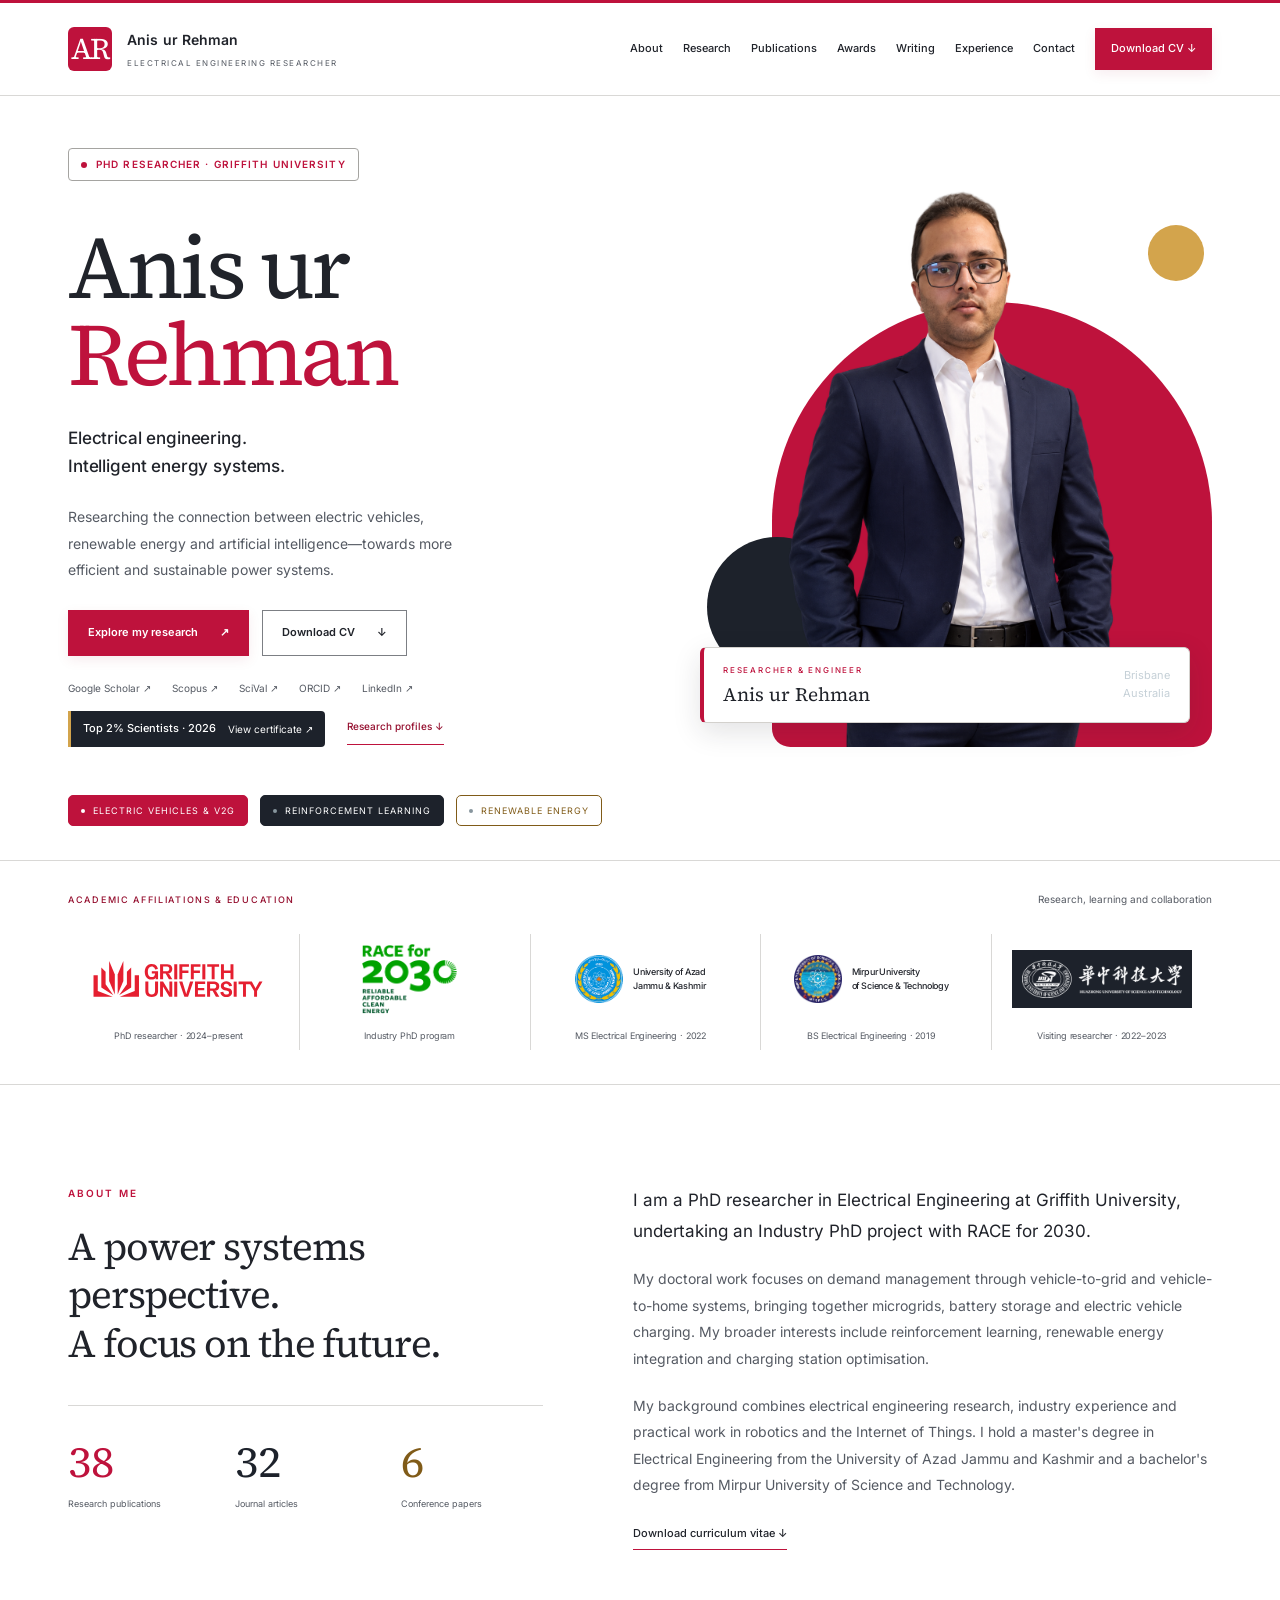
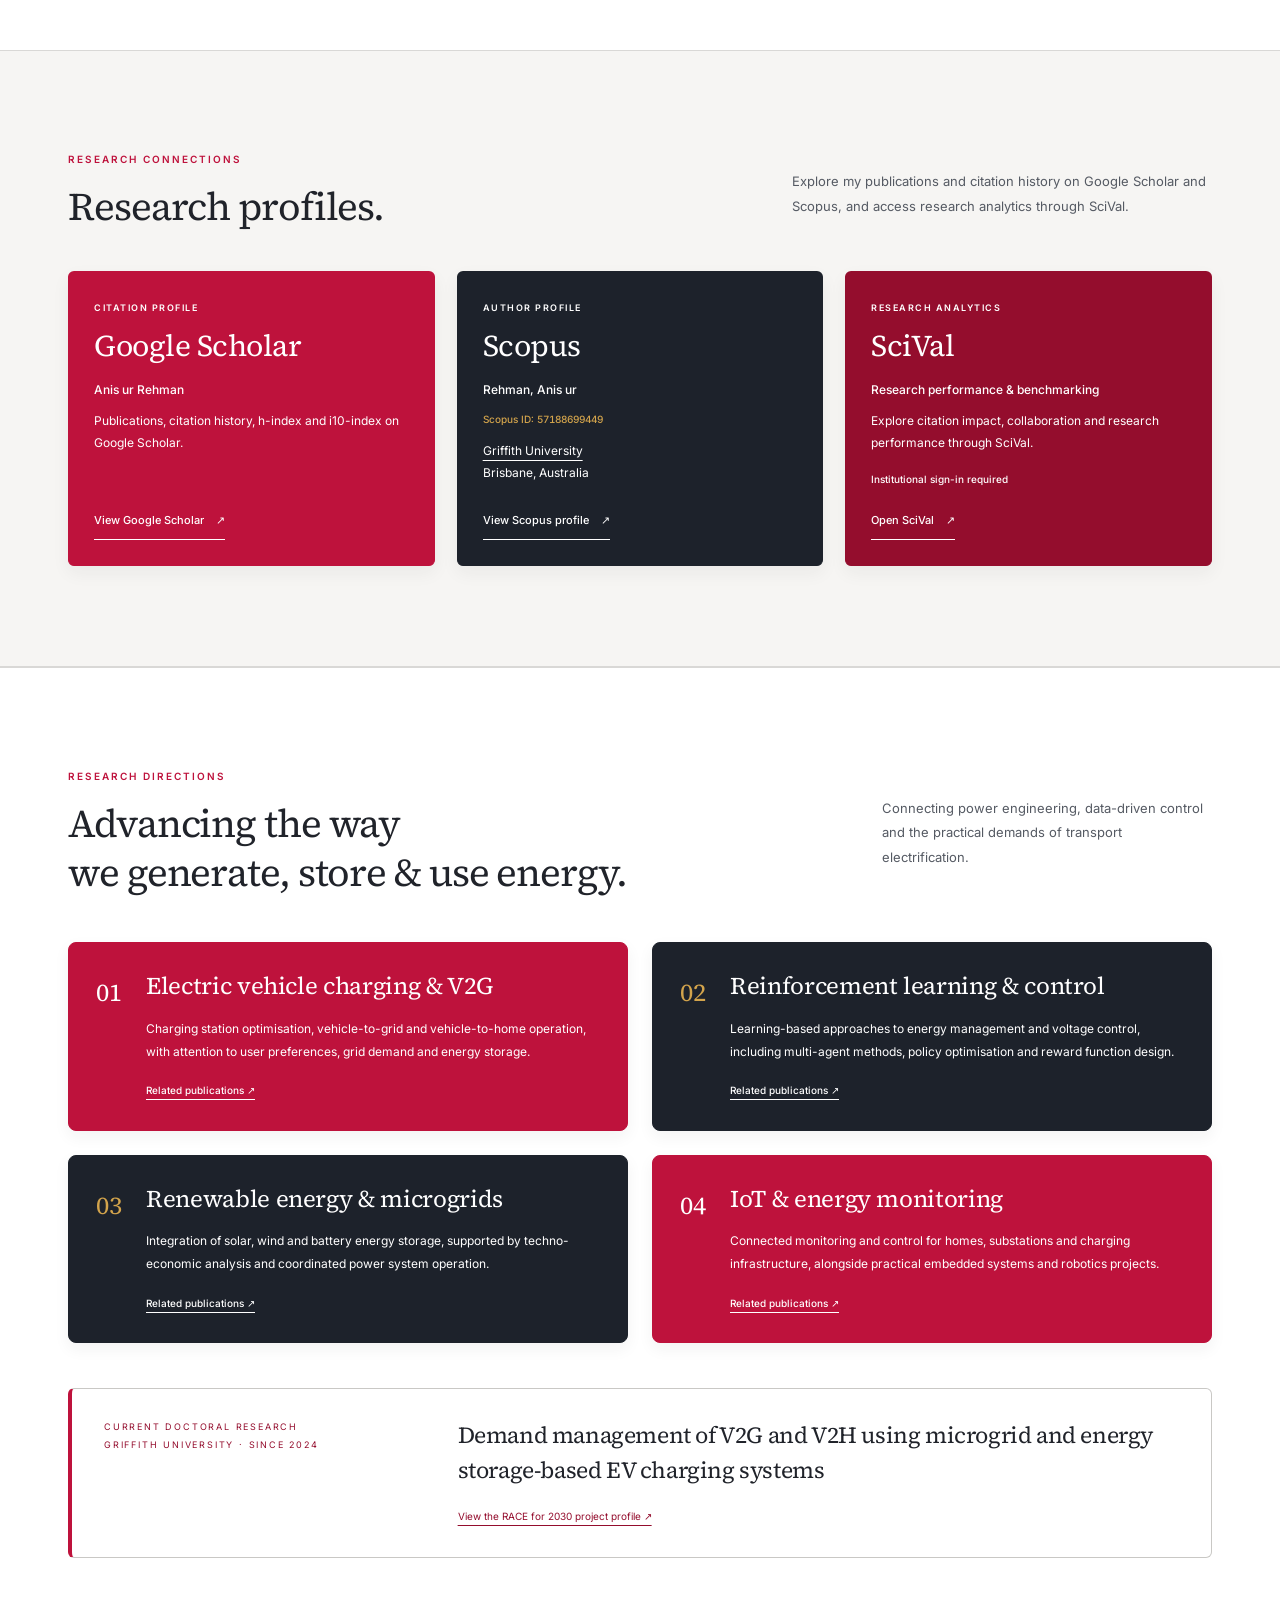
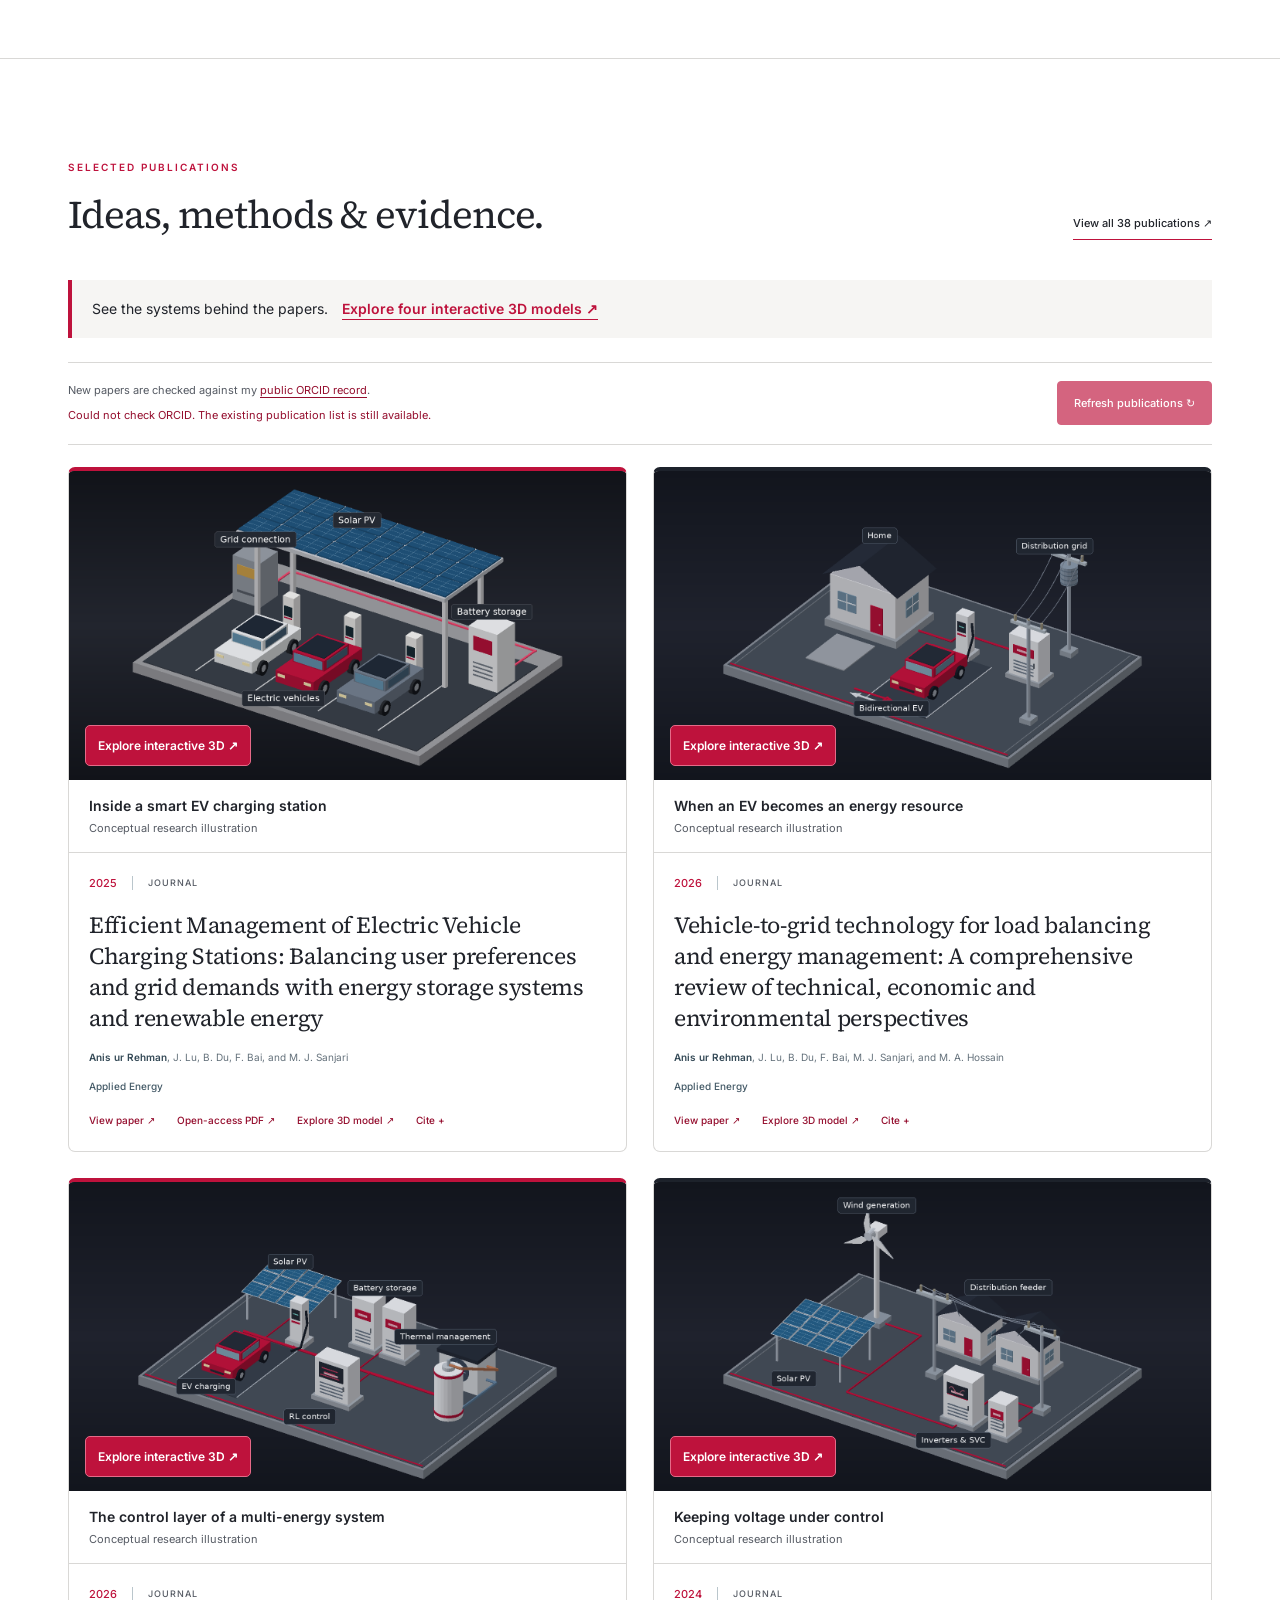
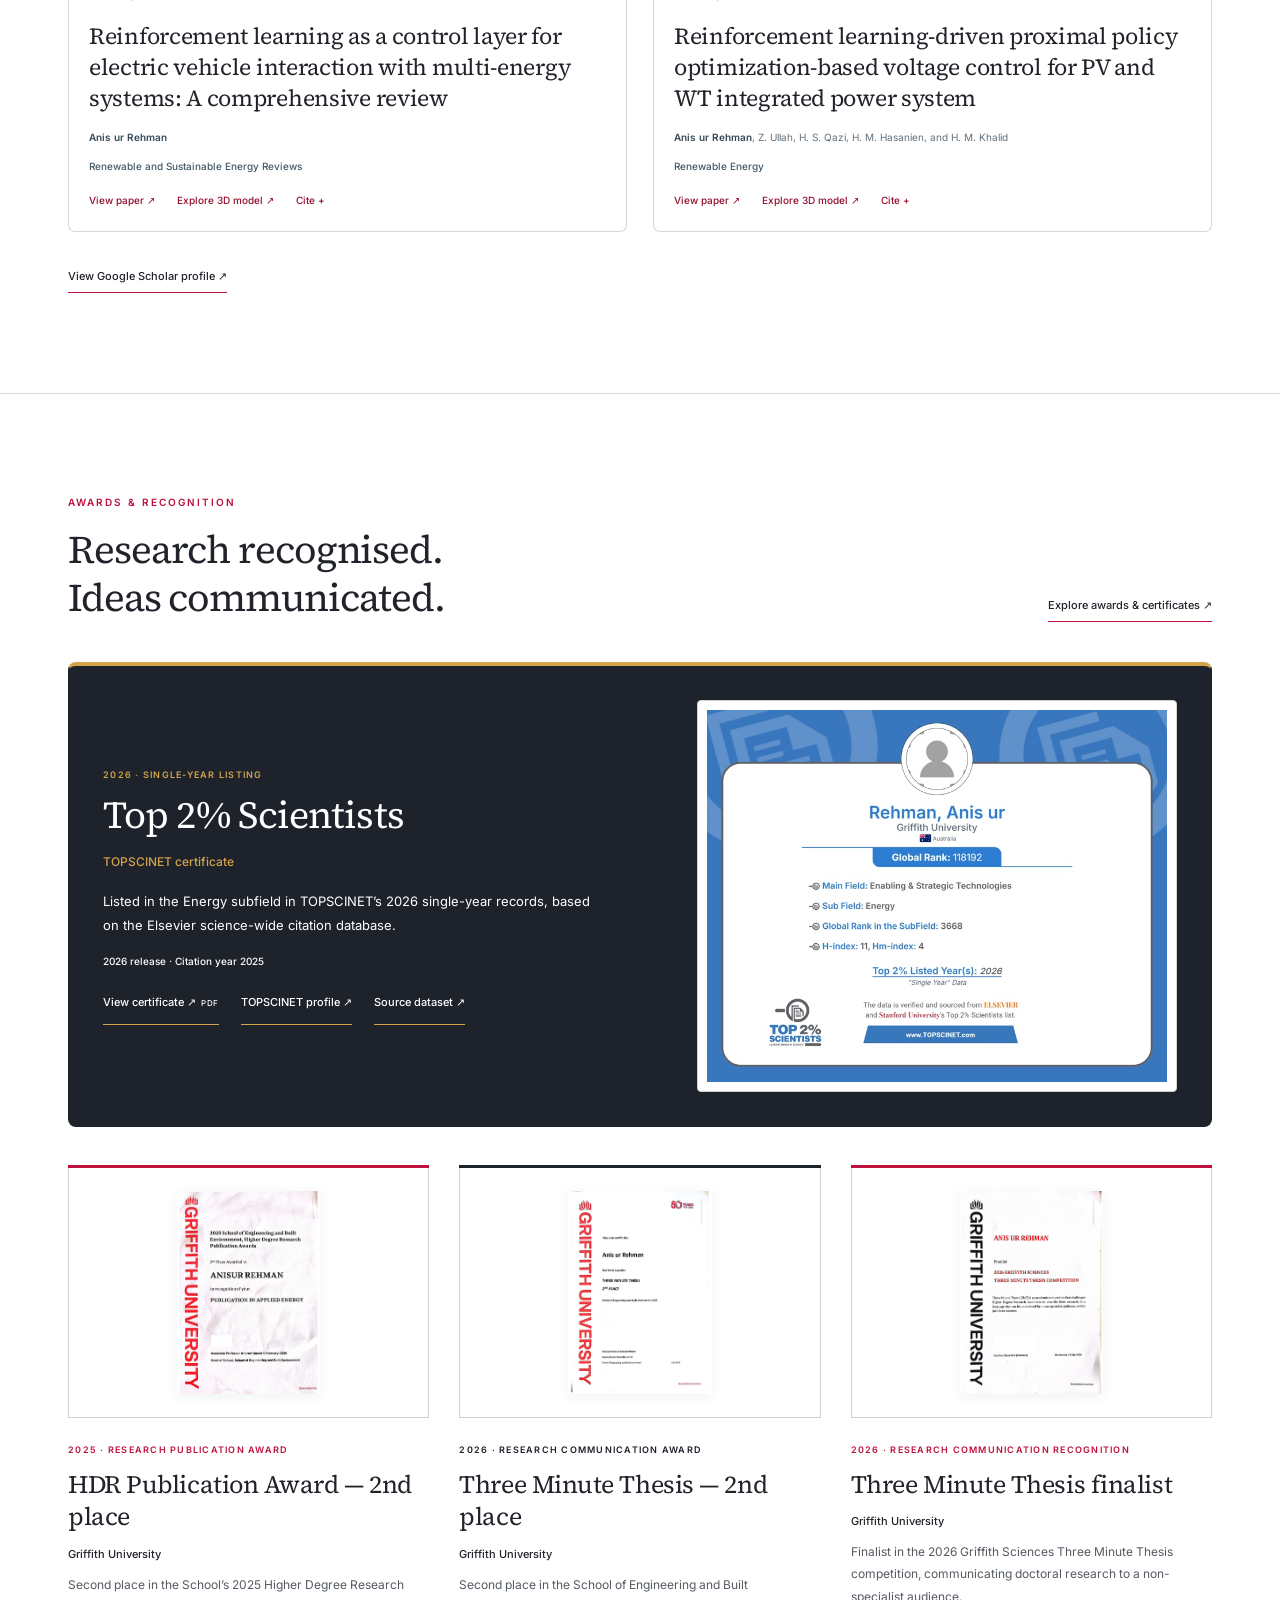
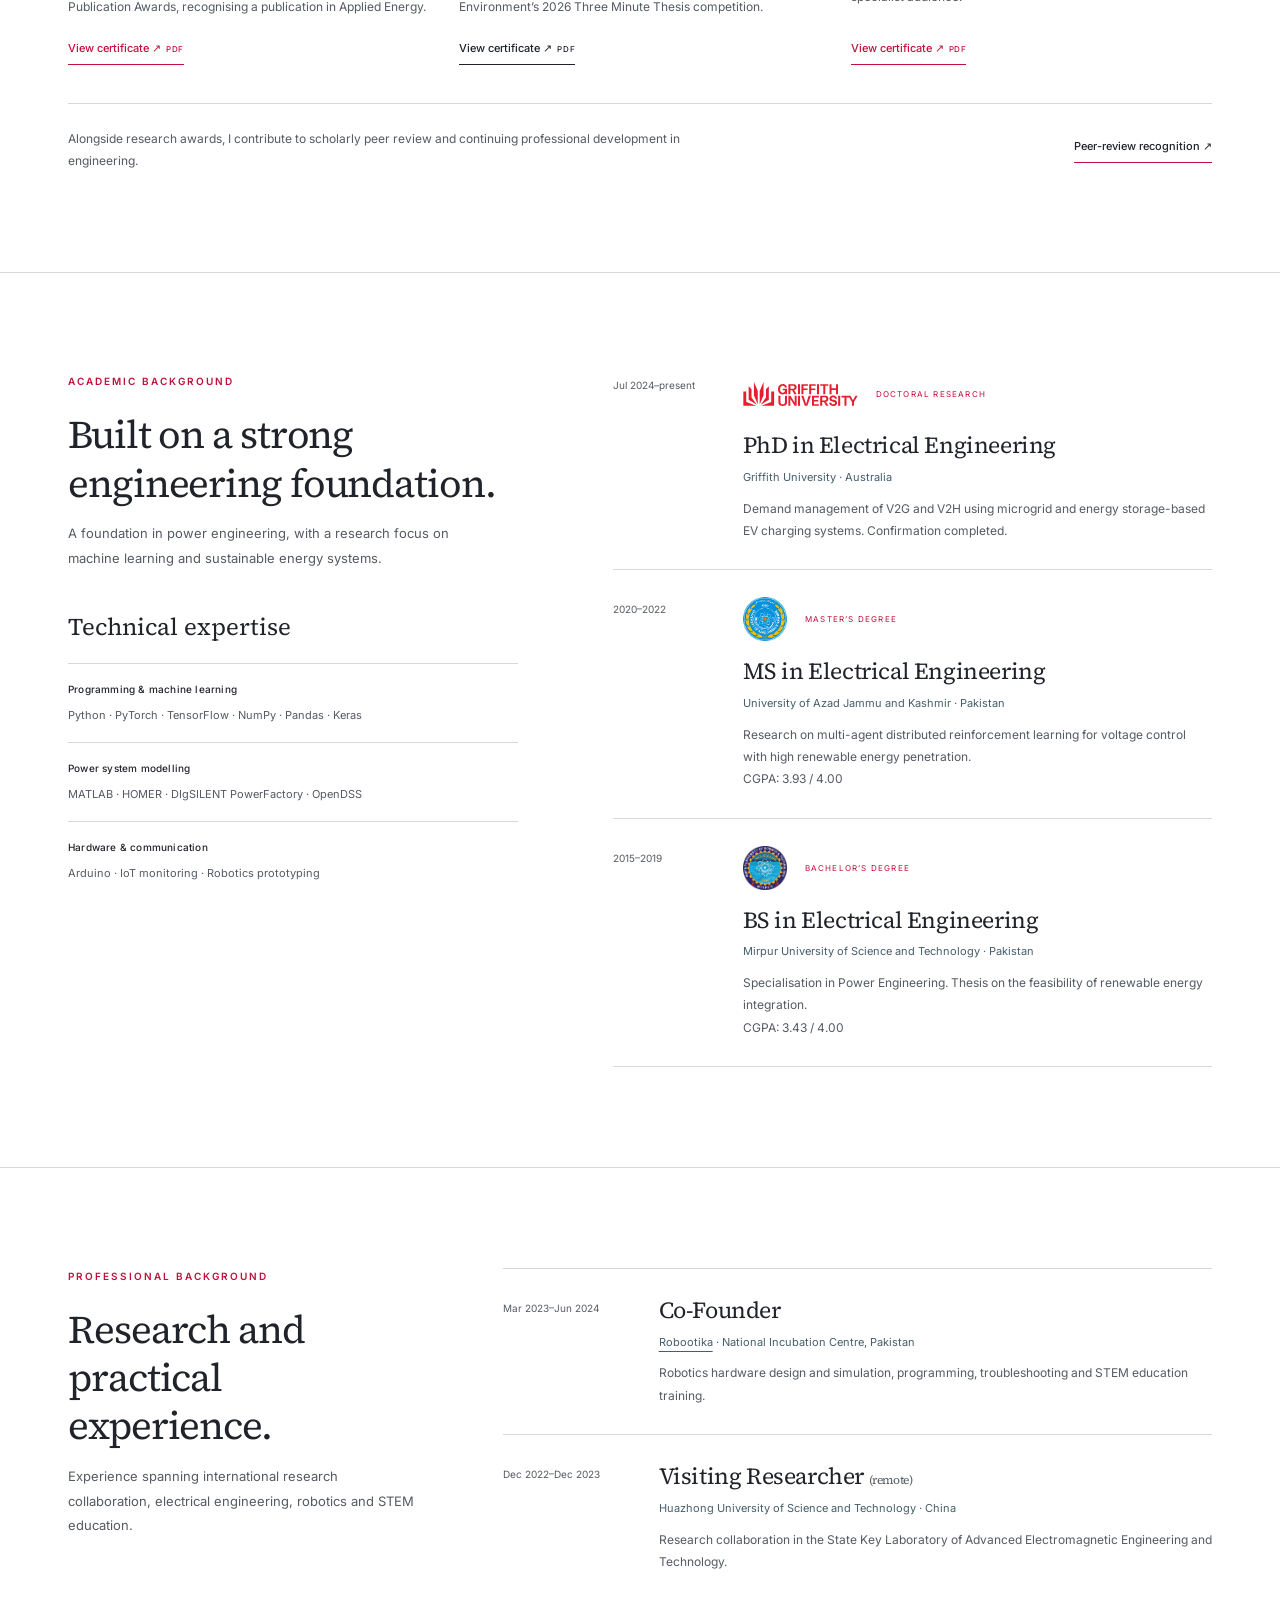
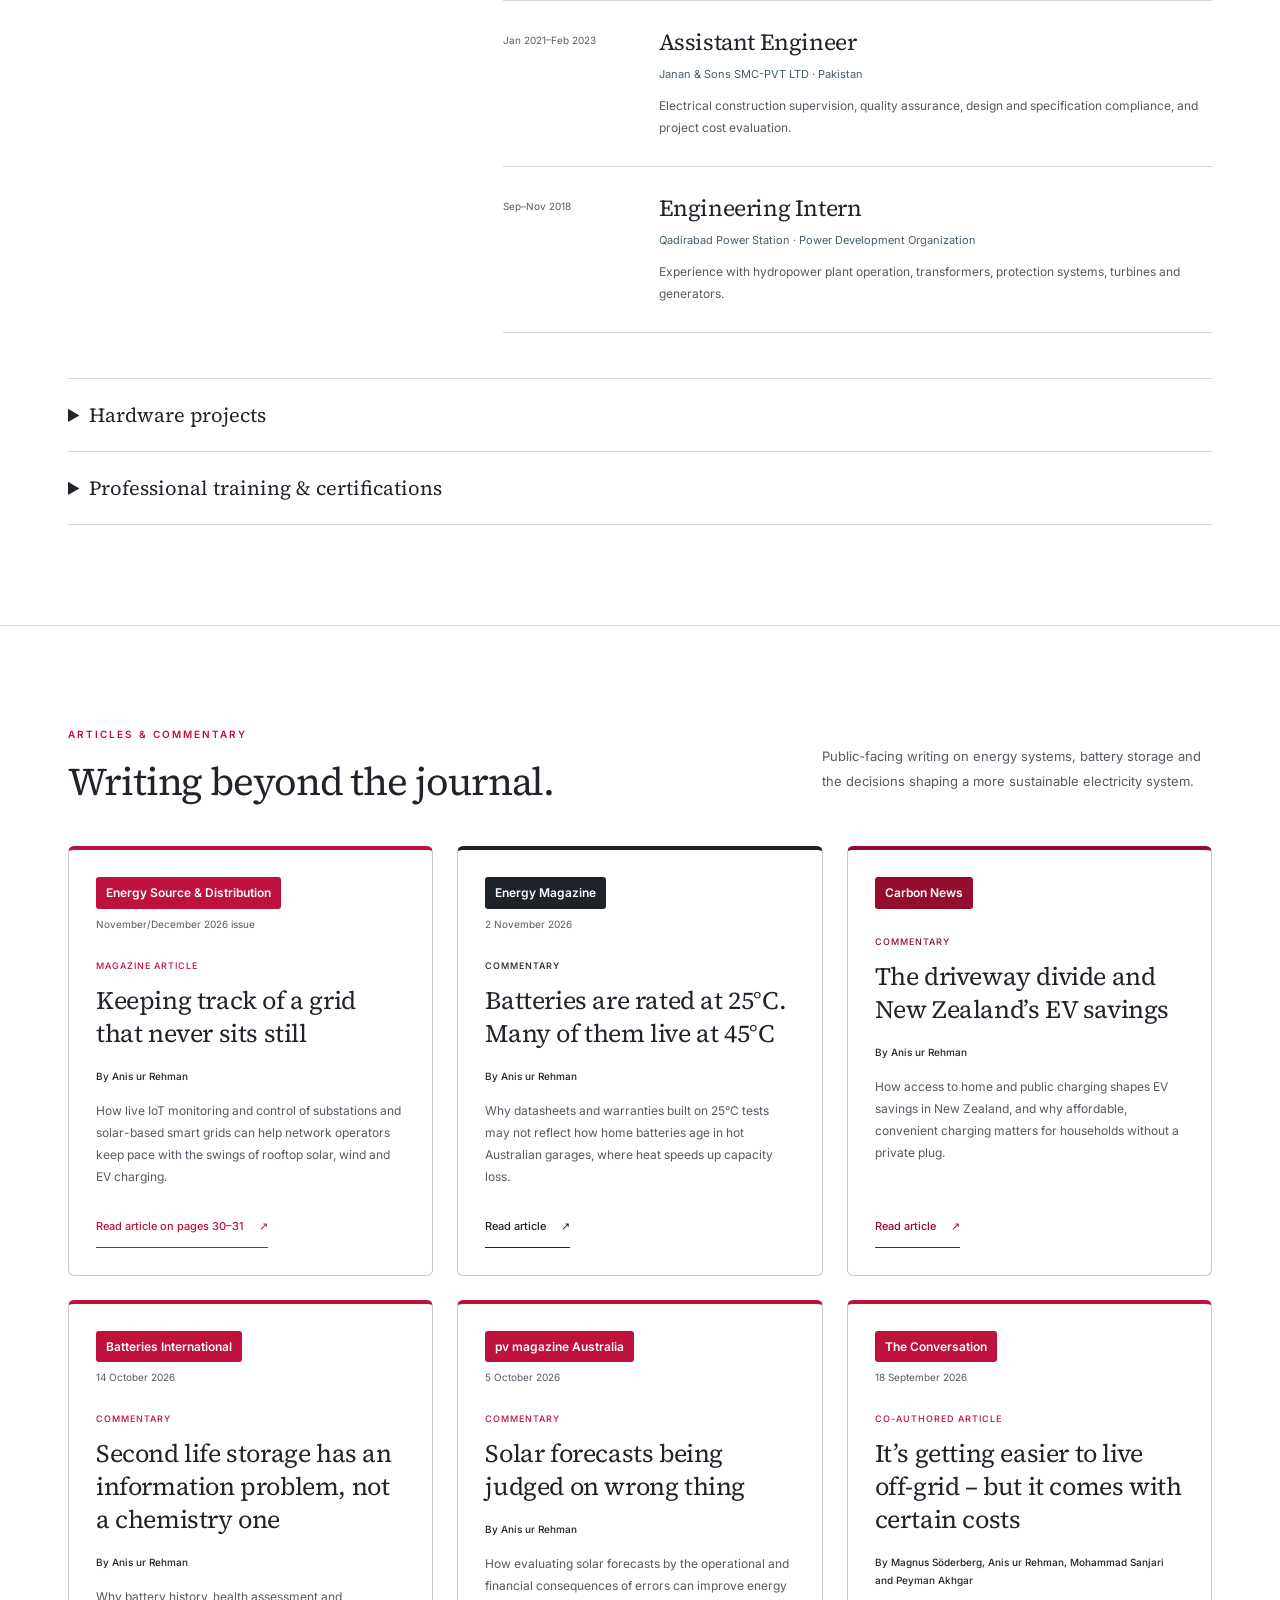
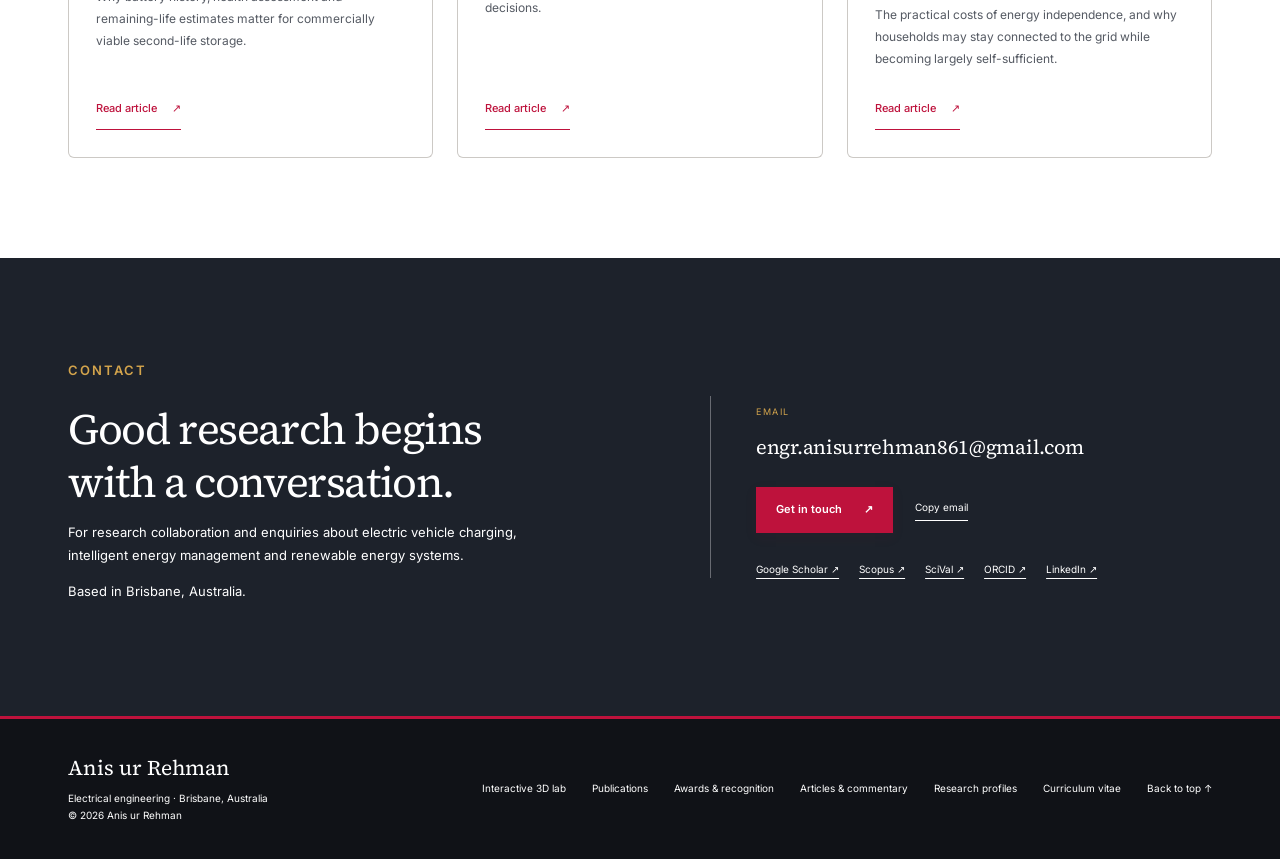
<file: index.html>
<!doctype html><html lang="en"><head><meta charset="utf-8"><meta name="viewport" content="width=device-width, initial-scale=1">
<title>Anis ur Rehman | Electrical Engineering Researcher</title><meta name="description" content="Anis ur Rehman is a PhD researcher at Griffith University working on electric vehicle charging, reinforcement learning, renewable energy and energy management."><meta name="theme-color" content="#ffffff">
<link rel="canonical" href="https://anis-rehman-skitch.github.io/"><link rel="icon" type="image/svg+xml" href="assets/favicon.svg">
<meta property="og:type" content="website"><meta property="og:title" content="Anis ur Rehman | Electrical Engineering Researcher"><meta property="og:description" content="Anis ur Rehman is a PhD researcher at Griffith University working on electric vehicle charging, reinforcement learning, renewable energy and energy management."><meta property="og:url" content="https://anis-rehman-skitch.github.io/"><meta property="og:image" content="https://anis-rehman-skitch.github.io/assets/anis-ur-rehman.png"><meta property="og:image:alt" content="Anis ur Rehman">
<meta name="twitter:card" content="summary"><link rel="preload" href="assets/fonts/source-serif-4-latin.woff2" as="font" type="font/woff2" crossorigin><link rel="stylesheet" href="assets/styles.css"><link rel="stylesheet" href="assets/refinement.css"><link rel="stylesheet" href="assets/white-theme.css"><link rel="stylesheet" href="assets/recognition.css"><link rel="stylesheet" href="assets/metrics.css"><link rel="stylesheet" href="assets/crimson-theme.css"><link rel="stylesheet" href="assets/publication-sync.css"><link rel="stylesheet" href="assets/research-models.css"><script defer src="assets/site.js"></script>
<script type="application/ld+json">{"@context": "https://schema.org", "@type": "Person", "name": "Anis ur Rehman", "url": "https://anis-rehman-skitch.github.io", "image": "https://anis-rehman-skitch.github.io/assets/anis-ur-rehman.png", "jobTitle": "PhD researcher in Electrical Engineering", "affiliation": {"@type": "CollegeOrUniversity", "name": "Griffith University"}, "sameAs": ["https://scholar.google.com/citations?user=l1f8c9QAAAAJ&hl=en", "https://www.scopus.com/authid/detail.uri?authorId=57188699449", "https://orcid.org/0000-0002-1878-4523", "https://www.linkedin.com/in/engr-anis-ur-rehman-a8a135166", "https://www.racefor2030.com.au/team/anis-ur-rehman/"], "identifier": {"@type": "PropertyValue", "propertyID": "Scopus Author ID", "value": "57188699449"}, "knowsAbout": ["Electric vehicle charging", "Reinforcement learning", "Energy management", "Renewable energy", "Vehicle-to-grid technology"]}</script><meta name="google-site-verification" content="bscN2zl6gAd-JYHEb8dwqAE5BwKAYZmrfS4HzODSRDE" /></head><body id="top"><a class="skip-link" href="#main">Skip to content</a><header class="site-header"><div class="wrap header-inner">
<a class="brand" href="index.html" aria-label="Anis ur Rehman home"><span class="monogram" aria-hidden="true">AR</span><span class="brand-name">Anis ur Rehman<span class="brand-sub">Electrical Engineering Researcher</span></span></a>
<button class="menu-toggle" type="button" aria-expanded="false" aria-controls="main-nav">Menu</button>
<nav class="main-nav" id="main-nav" aria-label="Main navigation"><a href="#about">About</a><a href="#research">Research</a><a href="publications.html" >Publications</a><a href="recognition.html" >Awards</a><a href="#writing">Writing</a><a href="#experience">Experience</a><a href="#contact">Contact</a><a class="nav-cv" href="assets/Anis-ur-Rehman-CV.pdf" download>Download CV ↓</a></nav>
</div></header><main id="main">
<section class="hero" aria-labelledby="hero-title"><div class="wrap hero-grid"><div class="hero-copy"><div class="hero-intro"><p class="eyebrow"><span class="eyebrow-rule" aria-hidden="true"></span>PhD researcher · Griffith University</p><h1 id="hero-title"><span>Anis ur</span> <span>Rehman</span></h1><p class="hero-role">Electrical engineering.<br> Intelligent energy systems.</p></div><div class="hero-summary"><p class="hero-desc">Researching the connection between electric vehicles, renewable energy and artificial intelligence—towards more efficient and sustainable power systems.</p><div class="button-row"><a class="button" href="publications.html">Explore my research <span aria-hidden="true">↗</span></a><a class="button button-outline" href="assets/Anis-ur-Rehman-CV.pdf" download>Download CV <span aria-hidden="true">↓</span></a></div><div class="profile-links"><a href="https://scholar.google.com/citations?user=l1f8c9QAAAAJ&amp;hl=en" target="_blank" rel="noopener noreferrer" class="">Google Scholar ↗</a><a href="https://www.scopus.com/authid/detail.uri?authorId=57188699449" target="_blank" rel="noopener noreferrer" class="">Scopus ↗</a><a href="https://www.scival.com/overview/summary?dgcid=ScopusHeader" target="_blank" rel="noopener noreferrer" class="">SciVal ↗</a><a href="https://orcid.org/0000-0002-1878-4523" target="_blank" rel="noopener noreferrer" class="">ORCID ↗</a><a href="https://www.linkedin.com/in/engr-anis-ur-rehman-a8a135166" target="_blank" rel="noopener noreferrer" class="">LinkedIn ↗</a></div><div class="hero-quick-links"><a class="hero-recognition" href="assets/recognition/topscinet-single-year-2026.pdf" target="_blank" rel="noopener" aria-label="View TOPSCINET Top 2% Scientists 2026 single-year certificate (PDF, opens in a new tab)">Top 2% Scientists · 2026<span>View certificate ↗</span></a><a class="text-link" href="#research-profiles">Research profiles ↓</a></div></div></div><figure class="portrait"><div class="portrait-photo"><img src="assets/anis-ur-rehman-cutout.png" width="1080" height="1457" alt="Anis ur Rehman wearing a navy suit" fetchpriority="high" decoding="async"></div><figcaption><div><span class="portrait-label">Researcher &amp; engineer</span><strong>Anis ur Rehman</strong></div><span class="portrait-location">Brisbane<br> Australia</span></figcaption></figure></div><div class="hero-footnote wrap"><span>Electric vehicles &amp; V2G</span><span>Reinforcement learning</span><span>Renewable energy</span></div></section>
<section class="institution-section" aria-labelledby="institution-title"><div class="wrap"><div class="institution-heading"><p id="institution-title">Academic affiliations &amp; education</p><span>Research, learning and collaboration</span></div><div class="institution-grid">
<a class="institution" href="#education"><div class="institution-logo"><img src="assets/logos/griffith.svg" width="170" height="60" alt="Griffith University"></div><span>PhD researcher · 2024–present</span></a>
<a class="institution" href="https://www.racefor2030.com.au/team/anis-ur-rehman/" target="_blank" rel="noopener noreferrer"><div class="institution-logo"><img src="assets/logos/race.png" width="160" height="65" alt="RACE for 2030"></div><span>Industry PhD program</span></a>
<a class="institution" href="#education"><div class="institution-logo seal"><img src="assets/logos/uajk.png" width="64" height="64" alt="University of Azad Jammu and Kashmir"><b>University of Azad<br> Jammu &amp; Kashmir</b></div><span>MS Electrical Engineering · 2022</span></a>
<a class="institution" href="#education"><div class="institution-logo seal"><img src="assets/logos/must.png" width="64" height="64" alt="Mirpur University of Science and Technology"><b>Mirpur University<br> of Science &amp; Technology</b></div><span>BS Electrical Engineering · 2019</span></a>
<a class="institution" href="#experience"><div class="institution-logo"><img src="assets/logos/hust.png" width="180" height="60" alt="Huazhong University of Science and Technology"></div><span>Visiting researcher · 2022–2023</span></a>
</div></div></section>
<section class="section" id="about"><div class="wrap about-grid"><div><p class="eyebrow">About me</p><h2>A power systems perspective.<br> A focus on the future.</h2><div class="stats" aria-label="Publication record"><div class="stat"><strong data-publication-count="total">38</strong><span>Research publications</span></div><div class="stat"><strong data-publication-count="journal">32</strong><span>Journal articles</span></div><div class="stat"><strong data-publication-count="conference">6</strong><span>Conference papers</span></div></div></div><div class="about-copy"><p>I am a PhD researcher in Electrical Engineering at Griffith University, undertaking an Industry PhD project with RACE for 2030.</p><p>My doctoral work focuses on demand management through vehicle-to-grid and vehicle-to-home systems, bringing together microgrids, battery storage and electric vehicle charging. My broader interests include reinforcement learning, renewable energy integration and charging station optimisation.</p><p>My background combines electrical engineering research, industry experience and practical work in robotics and the Internet of Things. I hold a master's degree in Electrical Engineering from the University of Azad Jammu and Kashmir and a bachelor's degree from Mirpur University of Science and Technology.</p><a class="text-link" href="assets/Anis-ur-Rehman-CV.pdf" download>Download curriculum vitae ↓</a></div></div></section>
<section class="section metrics-section" id="research-profiles" aria-labelledby="research-profiles-title"><div class="wrap">
<div class="section-head"><div><p class="eyebrow">Research connections</p><h2 id="research-profiles-title">Research profiles.</h2></div><p class="section-lead">Explore my publications and citation history on Google Scholar and Scopus, and access research analytics through SciVal.</p></div>
<div class="research-profile-grid" aria-label="Research profiles and analytics">
<article class="research-profile-card scholar-profile"><p class="research-profile-kind">Citation profile</p><h3>Google Scholar</h3><p class="research-profile-name">Anis ur Rehman</p><p class="research-profile-description">Publications, citation history, h-index and i10-index on Google Scholar.</p><a class="research-profile-link" href="https://scholar.google.com/citations?user=l1f8c9QAAAAJ&amp;hl=en" target="_blank" rel="noopener noreferrer" aria-label="View Anis ur Rehman’s Google Scholar profile (opens in a new tab)">View Google Scholar <span aria-hidden="true">↗</span></a></article>
<article class="research-profile-card scopus-profile"><p class="research-profile-kind">Author profile</p><h3>Scopus</h3><p class="research-profile-name">Rehman, Anis ur</p><p class="research-profile-identifier">Scopus ID: 57188699449</p><p class="research-profile-description"><a href="https://www.scopus.com/pages/organization/60032987" target="_blank" rel="noopener noreferrer" aria-label="Griffith University on Scopus (opens in a new tab)">Griffith University</a><br>Brisbane, Australia</p><a class="research-profile-link" href="https://www.scopus.com/authid/detail.uri?authorId=57188699449" target="_blank" rel="noopener noreferrer" aria-label="View Scopus author profile 57188699449 (opens in a new tab)">View Scopus profile <span aria-hidden="true">↗</span></a></article>
<article class="research-profile-card scival-profile"><p class="research-profile-kind">Research analytics</p><h3>SciVal</h3><p class="research-profile-name">Research performance &amp; benchmarking</p><p class="research-profile-description">Explore citation impact, collaboration and research performance through SciVal.</p><p class="research-profile-access">Institutional sign-in required</p><a class="research-profile-link" href="https://www.scival.com/overview/summary?dgcid=ScopusHeader" target="_blank" rel="noopener noreferrer" aria-label="Open SciVal analytics dashboard (sign-in required, opens in a new tab)">Open SciVal <span aria-hidden="true">↗</span></a></article>
</div>
</div></section><section class="section research-section" id="research"><div class="wrap"><div class="section-head"><div><p class="eyebrow">Research directions</p><h2>Advancing the way<br> we generate, store &amp; use energy.</h2></div><p class="section-lead">Connecting power engineering, data-driven control and the practical demands of transport electrification.</p></div><div class="research-grid">
<article class="research-item"><span class="research-number">01</span><div><h3>Electric vehicle charging &amp; V2G</h3><p>Charging station optimisation, vehicle-to-grid and vehicle-to-home operation, with attention to user preferences, grid demand and energy storage.</p><a href="publications.html?topic=EV+charging">Related publications ↗</a></div></article>
<article class="research-item"><span class="research-number">02</span><div><h3>Reinforcement learning &amp; control</h3><p>Learning-based approaches to energy management and voltage control, including multi-agent methods, policy optimisation and reward function design.</p><a href="publications.html?topic=Reinforcement+learning">Related publications ↗</a></div></article>
<article class="research-item"><span class="research-number">03</span><div><h3>Renewable energy &amp; microgrids</h3><p>Integration of solar, wind and battery energy storage, supported by techno-economic analysis and coordinated power system operation.</p><a href="publications.html?topic=Renewable+energy">Related publications ↗</a></div></article>
<article class="research-item"><span class="research-number">04</span><div><h3>IoT &amp; energy monitoring</h3><p>Connected monitoring and control for homes, substations and charging infrastructure, alongside practical embedded systems and robotics projects.</p><a href="publications.html?topic=IoT+%26+monitoring">Related publications ↗</a></div></article></div>
<div class="doctoral"><div class="doctoral-label">Current doctoral research<br> Griffith University · Since 2024</div><div><h3>Demand management of V2G and V2H using microgrid and energy storage-based EV charging systems</h3><a href="https://www.racefor2030.com.au/team/anis-ur-rehman/" target="_blank" rel="noopener noreferrer" class="">View the RACE for 2030 project profile ↗</a></div></div></div></section>
<section class="section" id="publications"><div class="wrap"><div class="section-head"><div><p class="eyebrow">Selected publications</p><h2>Ideas, methods &amp; evidence.</h2></div><a class="text-link" href="publications.html">View all <span data-publication-count="total">38</span> publications ↗</a></div><div class="model-discovery"><p>See the systems behind the papers.</p><a href="research-lab.html">Explore four interactive 3D models ↗</a></div><div class="publication-sync"><div><p class="publication-sync-note">New papers are checked against my <a href="https://orcid.org/0000-0002-1878-4523" target="_blank" rel="noopener noreferrer" class="">public ORCID record</a>.</p><p class="publication-sync-status" data-publication-sync-status role="status" aria-live="polite">Showing the saved publication list.</p></div><button class="publication-refresh" type="button" data-refresh-publications disabled>Refresh publications ↻</button></div><div class="new-publications" data-new-publications hidden><h3>New from ORCID</h3><div class="publication-list" data-live-publications></div></div><div class="publication-list featured-publications"><article class="publication" data-publication-id="7" data-search="efficient management of electric vehicle charging stations: balancing user preferences and grid demands with energy storage systems and renewable energy anis ur rehman, j. lu, b. du, f. bai, and m. j. sanjari applied energy 2025 ev charging renewable energy energy management" data-year="2025" data-type="Journal article" data-topics="EV charging|Renewable energy|Energy management">
<figure class="publication-model"><a href="research-lab.html?model=charging" aria-label="Explore 3D model: Inside a smart EV charging station"><img src="assets/models/charging.png" width="1440" height="800" loading="lazy" alt="Illustrative 3D model: Inside a smart EV charging station"><span class="model-open">Explore interactive 3D <span aria-hidden="true">↗</span></span></a><figcaption>Inside a smart EV charging station<span>Conceptual research illustration</span></figcaption></figure><div class="pub-year">2025<span class="pub-type">Journal</span></div><div class="pub-body"><h3><a href="https://doi.org/10.1016/j.apenergy.2025.126147" target="_blank" rel="noopener noreferrer" class="">Efficient Management of Electric Vehicle Charging Stations: Balancing user preferences and grid demands with energy storage systems and renewable energy</a></h3><p class="pub-authors"><strong>Anis ur Rehman</strong>, J. Lu, B. Du, F. Bai, and M. J. Sanjari</p><p class="pub-venue">Applied Energy</p>
<div class="pub-actions"><a href="https://doi.org/10.1016/j.apenergy.2025.126147" target="_blank" rel="noopener noreferrer" class="">View paper ↗</a><a href="https://research-repository.griffith.edu.au/bitstreams/e0a24eb9-0f41-4ce3-aa4a-14484f7c38bb/download" target="_blank" rel="noopener noreferrer" class="">Open-access PDF ↗</a><a class="model-paper-link" href="research-lab.html?model=charging">Explore 3D model ↗</a><button type="button" class="citation-toggle" aria-controls="selected-7" aria-expanded="false">Cite +</button></div>
<div class="citation-box" id="selected-7" hidden><p>Anis ur Rehman, J. Lu, B. Du, F. Bai, and M. J. Sanjari, “Efficient Management of Electric Vehicle Charging Stations: Balancing user preferences and grid demands with energy storage systems and renewable energy,” Applied Energy, vol. 393, pp. 126147, 2025.</p><button type="button" class="copy-citation">Copy citation</button></div></div></article><article class="publication" data-publication-id="6" data-search="vehicle-to-grid technology for load balancing and energy management: a comprehensive review of technical, economic and environmental perspectives anis ur rehman, j. lu, b. du, f. bai, m. j. sanjari, and m. a. hossain applied energy 2026 ev charging energy management" data-year="2026" data-type="Journal article" data-topics="EV charging|Energy management">
<figure class="publication-model"><a href="research-lab.html?model=v2g" aria-label="Explore 3D model: When an EV becomes an energy resource"><img src="assets/models/v2g.png" width="1440" height="800" loading="lazy" alt="Illustrative 3D model: When an EV becomes an energy resource"><span class="model-open">Explore interactive 3D <span aria-hidden="true">↗</span></span></a><figcaption>When an EV becomes an energy resource<span>Conceptual research illustration</span></figcaption></figure><div class="pub-year">2026<span class="pub-type">Journal</span></div><div class="pub-body"><h3><a href="https://doi.org/10.1016/j.apenergy.2025.126974" target="_blank" rel="noopener noreferrer" class="">Vehicle-to-grid technology for load balancing and energy management: A comprehensive review of technical, economic and environmental perspectives</a></h3><p class="pub-authors"><strong>Anis ur Rehman</strong>, J. Lu, B. Du, F. Bai, M. J. Sanjari, and M. A. Hossain</p><p class="pub-venue">Applied Energy</p>
<div class="pub-actions"><a href="https://doi.org/10.1016/j.apenergy.2025.126974" target="_blank" rel="noopener noreferrer" class="">View paper ↗</a><a class="model-paper-link" href="research-lab.html?model=v2g">Explore 3D model ↗</a><button type="button" class="citation-toggle" aria-controls="selected-6" aria-expanded="false">Cite +</button></div>
<div class="citation-box" id="selected-6" hidden><p>Anis ur Rehman, J. Lu, B. Du, F. Bai, M. J. Sanjari, and M. A. Hossain, “Vehicle-to-grid technology for load balancing and energy management: A comprehensive review of technical, economic and environmental perspectives,” Applied Energy, vol. 402, pp. 126974, 2026.</p><button type="button" class="copy-citation">Copy citation</button></div></div></article><article class="publication" data-publication-id="4" data-search="reinforcement learning as a control layer for electric vehicle interaction with multi-energy systems: a comprehensive review anis ur rehman renewable and sustainable energy reviews 2026 ev charging reinforcement learning energy management" data-year="2026" data-type="Journal article" data-topics="EV charging|Reinforcement learning|Energy management">
<figure class="publication-model"><a href="research-lab.html?model=multi-energy" aria-label="Explore 3D model: The control layer of a multi-energy system"><img src="assets/models/multi-energy.png" width="1440" height="800" loading="lazy" alt="Illustrative 3D model: The control layer of a multi-energy system"><span class="model-open">Explore interactive 3D <span aria-hidden="true">↗</span></span></a><figcaption>The control layer of a multi-energy system<span>Conceptual research illustration</span></figcaption></figure><div class="pub-year">2026<span class="pub-type">Journal</span></div><div class="pub-body"><h3><a href="https://doi.org/10.1016/j.rser.2026.116733" target="_blank" rel="noopener noreferrer" class="">Reinforcement learning as a control layer for electric vehicle interaction with multi-energy systems: A comprehensive review</a></h3><p class="pub-authors"><strong>Anis ur Rehman</strong></p><p class="pub-venue">Renewable and Sustainable Energy Reviews</p>
<div class="pub-actions"><a href="https://doi.org/10.1016/j.rser.2026.116733" target="_blank" rel="noopener noreferrer" class="">View paper ↗</a><a class="model-paper-link" href="research-lab.html?model=multi-energy">Explore 3D model ↗</a><button type="button" class="citation-toggle" aria-controls="selected-4" aria-expanded="false">Cite +</button></div>
<div class="citation-box" id="selected-4" hidden><p>Anis ur Rehman, “Reinforcement learning as a control layer for electric vehicle interaction with multi-energy systems: A comprehensive review,” Renew. Sustain. Energy Rev., vol. 231, p. 116733, 2026, doi: 10.1016/j.rser.2026.116733.</p><button type="button" class="copy-citation">Copy citation</button></div></div></article><article class="publication" data-publication-id="11" data-search="reinforcement learning-driven proximal policy optimization-based voltage control for pv and wt integrated power system anis ur rehman, z. ullah, h. s. qazi, h. m. hasanien, and h. m. khalid renewable energy 2024 reinforcement learning renewable energy" data-year="2024" data-type="Journal article" data-topics="Reinforcement learning|Renewable energy">
<figure class="publication-model"><a href="research-lab.html?model=voltage" aria-label="Explore 3D model: Keeping voltage under control"><img src="assets/models/voltage.png" width="1440" height="800" loading="lazy" alt="Illustrative 3D model: Keeping voltage under control"><span class="model-open">Explore interactive 3D <span aria-hidden="true">↗</span></span></a><figcaption>Keeping voltage under control<span>Conceptual research illustration</span></figcaption></figure><div class="pub-year">2024<span class="pub-type">Journal</span></div><div class="pub-body"><h3><a href="https://doi.org/10.1016/j.renene.2024.120590" target="_blank" rel="noopener noreferrer" class="">Reinforcement learning-driven proximal policy optimization-based voltage control for PV and WT integrated power system</a></h3><p class="pub-authors"><strong>Anis ur Rehman</strong>, Z. Ullah, H. S. Qazi, H. M. Hasanien, and H. M. Khalid</p><p class="pub-venue">Renewable Energy</p>
<div class="pub-actions"><a href="https://doi.org/10.1016/j.renene.2024.120590" target="_blank" rel="noopener noreferrer" class="">View paper ↗</a><a class="model-paper-link" href="research-lab.html?model=voltage">Explore 3D model ↗</a><button type="button" class="citation-toggle" aria-controls="selected-11" aria-expanded="false">Cite +</button></div>
<div class="citation-box" id="selected-11" hidden><p>Anis ur Rehman, Z. Ullah, H. S. Qazi, H. M. Hasanien, and H. M. Khalid, “Reinforcement learning-driven proximal policy optimization-based voltage control for PV and WT integrated power system,” Renewable Energy, vol. 227, p. 120590, Jun. 2024, doi: 10.1016/j.renene.2024.120590.</p><button type="button" class="copy-citation">Copy citation</button></div></div></article></div><div class="section-end"><a href="https://scholar.google.com/citations?user=l1f8c9QAAAAJ&amp;hl=en" target="_blank" rel="noopener noreferrer" class="text-link">View Google Scholar profile ↗</a></div></div></section>
<section class="section recognition-section" id="recognition"><div class="wrap"><div class="section-head"><div><p class="eyebrow">Awards &amp; recognition</p><h2>Research recognised.<br> Ideas communicated.</h2></div><a class="text-link" href="recognition.html">Explore awards &amp; certificates ↗</a></div><article class="ranking-feature"><div class="ranking-copy"><p class="award-kicker">2026 · Single-year listing</p><h3>Top 2% Scientists</h3><p class="ranking-issuer">TOPSCINET certificate</p><p class="ranking-description">Listed in the Energy subfield in TOPSCINET’s 2026 single-year records, based on the Elsevier science-wide citation database.</p><p class="ranking-period">2026 release · Citation year 2025</p><div class="ranking-links"><a class="text-link" href="assets/recognition/topscinet-single-year-2026.pdf" target="_blank" rel="noopener" aria-label="View certificate: Top 2% Scientists — 2026 single-year listing (PDF, opens in a new tab)">View certificate <span aria-hidden="true">↗</span><span class="certificate-format">PDF</span></a><a href="https://www.topscinet.com/scientist_profile/Rehman,%20Anis%20ur/2022/?stype=single_year" target="_blank" rel="noopener noreferrer" class="text-link">TOPSCINET profile ↗</a><a href="https://elsevier.digitalcommonsdata.com/datasets/btchxktzyw/9/" target="_blank" rel="noopener noreferrer" class="text-link">Source dataset ↗</a></div></div><a class="ranking-preview" href="assets/recognition/topscinet-single-year-2026.pdf" target="_blank" rel="noopener" aria-label="Open TOPSCINET 2026 single-year listing certificate (PDF, opens in a new tab)"><img src="assets/recognition/topscinet-single-year-2026.jpg" width="800" height="646" loading="lazy" alt="TOPSCINET certificate for Anis ur Rehman’s 2026 single-year listing in Energy"></a></article><div class="award-feature-grid"><article class="award-feature"><a class="award-preview" href="assets/recognition/griffith-hdr-publication-award-2025.pdf" target="_blank" rel="noopener" aria-label="Open HDR Publication Award — 2nd place certificate (PDF, opens in a new tab)"><img src="assets/recognition/griffith-hdr-publication-award-2025.jpg" width="650" height="920" loading="lazy" alt="Public copy of the HDR Publication Award — 2nd place certificate"></a><div class="award-copy"><p class="award-kicker">2025 · Research publication award</p><h3>HDR Publication Award — 2nd place</h3><p class="award-org">Griffith University</p><p class="award-detail">Second place in the School’s 2025 Higher Degree Research Publication Awards, recognising a publication in Applied Energy.</p><a class="text-link" href="assets/recognition/griffith-hdr-publication-award-2025.pdf" target="_blank" rel="noopener" aria-label="View certificate: HDR Publication Award — 2nd place (PDF, opens in a new tab)">View certificate <span aria-hidden="true">↗</span><span class="certificate-format">PDF</span></a></div></article><article class="award-feature"><a class="award-preview" href="assets/recognition/griffith-school-three-minute-thesis-2026.pdf" target="_blank" rel="noopener" aria-label="Open Three Minute Thesis — 2nd place certificate (PDF, opens in a new tab)"><img src="assets/recognition/griffith-school-three-minute-thesis-2026.jpg" width="650" height="920" loading="lazy" alt="Public copy of the Three Minute Thesis — 2nd place certificate"></a><div class="award-copy"><p class="award-kicker">2026 · Research communication award</p><h3>Three Minute Thesis — 2nd place</h3><p class="award-org">Griffith University</p><p class="award-detail">Second place in the School of Engineering and Built Environment’s 2026 Three Minute Thesis competition.</p><a class="text-link" href="assets/recognition/griffith-school-three-minute-thesis-2026.pdf" target="_blank" rel="noopener" aria-label="View certificate: Three Minute Thesis — 2nd place (PDF, opens in a new tab)">View certificate <span aria-hidden="true">↗</span><span class="certificate-format">PDF</span></a></div></article><article class="award-feature"><a class="award-preview" href="assets/recognition/griffith-sciences-three-minute-thesis-finalist-2026.pdf" target="_blank" rel="noopener" aria-label="Open Three Minute Thesis finalist certificate (PDF, opens in a new tab)"><img src="assets/recognition/griffith-sciences-three-minute-thesis-finalist-2026.jpg" width="650" height="920" loading="lazy" alt="Public copy of the Three Minute Thesis finalist certificate"></a><div class="award-copy"><p class="award-kicker">2026 · Research communication recognition</p><h3>Three Minute Thesis finalist</h3><p class="award-org">Griffith University</p><p class="award-detail">Finalist in the 2026 Griffith Sciences Three Minute Thesis competition, communicating doctoral research to a non-specialist audience.</p><a class="text-link" href="assets/recognition/griffith-sciences-three-minute-thesis-finalist-2026.pdf" target="_blank" rel="noopener" aria-label="View certificate: Three Minute Thesis finalist (PDF, opens in a new tab)">View certificate <span aria-hidden="true">↗</span><span class="certificate-format">PDF</span></a></div></article></div><div class="recognition-footer"><p>Alongside research awards, I contribute to scholarly peer review and continuing professional development in engineering.</p><a class="text-link" href="recognition.html#reviewing">Peer-review recognition ↗</a></div></div></section><section class="section tinted" id="education"><div class="wrap education-grid"><div><p class="eyebrow">Academic background</p><h2>Built on a strong<br> engineering foundation.</h2><p class="section-lead">A foundation in power engineering, with a research focus on machine learning and sustainable energy systems.</p><div class="skills"><h3>Technical expertise</h3><div class="skill-row"><b>Programming &amp; machine learning</b>Python · PyTorch · TensorFlow · NumPy · Pandas · Keras</div><div class="skill-row"><b>Power system modelling</b>MATLAB · HOMER · DIgSILENT PowerFactory · OpenDSS</div><div class="skill-row"><b>Hardware &amp; communication</b>Arduino · IoT monitoring · Robotics prototyping</div></div></div><div class="timeline">
<article class="timeline-item"><div class="timeline-date">Jul 2024–present</div><div><div class="degree-heading"><img src="assets/logos/griffith.svg" width="110" height="42" alt="Griffith University" loading="lazy"><span class="degree-level">Doctoral research</span></div><h3>PhD in Electrical Engineering</h3><p class="timeline-org">Griffith University · Australia</p><p class="timeline-text">Demand management of V2G and V2H using microgrid and energy storage-based EV charging systems. Confirmation completed.</p></div></article>
<article class="timeline-item"><div class="timeline-date">2020–2022</div><div><div class="degree-heading"><img src="assets/logos/uajk.png" width="44" height="44" alt="University of Azad Jammu and Kashmir" loading="lazy"><span class="degree-level">Master’s degree</span></div><h3>MS in Electrical Engineering</h3><p class="timeline-org">University of Azad Jammu and Kashmir · Pakistan</p><p class="timeline-text">Research on multi-agent distributed reinforcement learning for voltage control with high renewable energy penetration.<br> CGPA: 3.93 / 4.00</p></div></article>
<article class="timeline-item"><div class="timeline-date">2015–2019</div><div><div class="degree-heading"><img src="assets/logos/must.png" width="44" height="44" alt="Mirpur University of Science and Technology" loading="lazy"><span class="degree-level">Bachelor’s degree</span></div><h3>BS in Electrical Engineering</h3><p class="timeline-org">Mirpur University of Science and Technology · Pakistan</p><p class="timeline-text">Specialisation in Power Engineering. Thesis on the feasibility of renewable energy integration.<br> CGPA: 3.43 / 4.00</p></div></article></div></div></section>
<section class="section" id="experience"><div class="wrap"><div class="experience-grid"><div><p class="eyebrow">Professional background</p><h2>Research and<br> practical experience.</h2><p class="section-lead">Experience spanning international research collaboration, electrical engineering, robotics and STEM education.</p></div><div class="experience-list">
<article class="timeline-item"><div class="timeline-date">Mar 2023–Jun 2024</div><div><h3>Co-Founder</h3><p class="timeline-org"><a href="robootika/">Robootika</a> · National Incubation Centre, Pakistan</p><p class="timeline-text">Robotics hardware design and simulation, programming, troubleshooting and STEM education training.</p></div></article>
<article class="timeline-item"><div class="timeline-date">Dec 2022–Dec 2023</div><div><h3>Visiting Researcher <span class="timeline-text">(remote)</span></h3><p class="timeline-org">Huazhong University of Science and Technology · China</p><p class="timeline-text">Research collaboration in the State Key Laboratory of Advanced Electromagnetic Engineering and Technology.</p></div></article>
<article class="timeline-item"><div class="timeline-date">Jan 2021–Feb 2023</div><div><h3>Assistant Engineer</h3><p class="timeline-org">Janan &amp; Sons SMC-PVT LTD · Pakistan</p><p class="timeline-text">Electrical construction supervision, quality assurance, design and specification compliance, and project cost evaluation.</p></div></article>
<article class="timeline-item"><div class="timeline-date">Sep–Nov 2018</div><div><h3>Engineering Intern</h3><p class="timeline-org">Qadirabad Power Station · Power Development Organization</p><p class="timeline-text">Experience with hydropower plant operation, transformers, protection systems, turbines and generators.</p></div></article></div></div><div class="more-background"><details><summary>Hardware projects</summary><ul><li>Garden water monitoring and control through an Android application.</li><li>Remote substation current and voltage monitoring through a mobile application.</li><li>Line-following robotic car.</li><li>Obstacle-avoidance robot.</li><li>Mobile application-controlled robot.</li></ul></details><details><summary>Professional training &amp; certifications</summary><ul><li>HOMER Pro: sizing and economic analysis of hybrid power systems.</li><li>Solar photovoltaic system design using HelioScope.</li><li>Leadership skills and organisational development.</li><li>Open channel design for hydropower and irrigation.</li><li>IC manufacturing processes for electronic systems.</li><li>Industrial wastewater treatment and recycling technologies.</li><li>Introduction to IoT and robotics.</li></ul></details></div></div></section>
<section class="section writing-section" id="writing" aria-labelledby="writing-title"><div class="wrap"><div class="section-head"><div><p class="eyebrow">Articles &amp; commentary</p><h2 id="writing-title">Writing beyond the journal.</h2></div><p class="section-lead">Public-facing writing on energy systems, battery storage and the decisions shaping a more sustainable electricity system.</p></div><div class="writing-grid"><article class="writing-card"><div class="writing-meta"><span class="writing-outlet">Energy Source &amp; Distribution</span><time datetime="2026-11">November/December 2026 issue</time></div><p class="writing-kind">Magazine article</p><h3><a href="https://www.calameo.com/read/000373495e37726d3c95a?page=30" target="_blank" rel="noopener noreferrer">Keeping track of a grid that never sits still</a></h3><p class="writing-byline">By Anis ur Rehman</p><p class="writing-description">How live IoT monitoring and control of substations and solar-based smart grids can help network operators keep pace with the swings of rooftop solar, wind and EV charging.</p><a href="https://www.calameo.com/read/000373495e37726d3c95a?page=30" target="_blank" rel="noopener noreferrer" class="writing-link">Read article on pages 30–31 <span aria-hidden="true">↗</span></a></article><article class="writing-card"><div class="writing-meta"><span class="writing-outlet">Energy Magazine</span><time datetime="2026-11-02">2 November 2026</time></div><p class="writing-kind">Commentary</p><h3><a href="https://www.energymagazine.com.au/batteries-are-rated-at-25c-many-of-them-live-at-45c/" target="_blank" rel="noopener noreferrer">Batteries are rated at 25°C. Many of them live at 45°C</a></h3><p class="writing-byline">By Anis ur Rehman</p><p class="writing-description">Why datasheets and warranties built on 25°C tests may not reflect how home batteries age in hot Australian garages, where heat speeds up capacity loss.</p><a href="https://www.energymagazine.com.au/batteries-are-rated-at-25c-many-of-them-live-at-45c/" target="_blank" rel="noopener noreferrer" class="writing-link">Read article <span aria-hidden="true">↗</span></a></article><article class="writing-card"><div class="writing-meta"><span class="writing-outlet">Carbon News</span></div><p class="writing-kind">Commentary</p><h3><a href="https://www.carbonnews.co.nz/news/38948/the-driveway-divide-who-benefits-from-ev-savings" target="_blank" rel="noopener noreferrer">The driveway divide and New Zealand’s EV savings</a></h3><p class="writing-byline">By Anis ur Rehman</p><p class="writing-description">How access to home and public charging shapes EV savings in New Zealand, and why affordable, convenient charging matters for households without a private plug.</p><a href="https://www.carbonnews.co.nz/news/38948/the-driveway-divide-who-benefits-from-ev-savings" target="_blank" rel="noopener noreferrer" class="writing-link">Read article <span aria-hidden="true">↗</span></a></article><article class="writing-card"><div class="writing-meta"><span class="writing-outlet">Batteries International</span><time datetime="2026-10-14">14 October 2026</time></div><p class="writing-kind">Commentary</p><h3><a href="https://www.batteriesinternational.com/news/second-life-storage-has-an-information-problem-not-a-chemistry-one/" target="_blank" rel="noopener noreferrer" class="">Second life storage has an information problem, not a chemistry one</a></h3><p class="writing-byline">By Anis ur Rehman</p><p class="writing-description">Why battery history, health assessment and remaining-life estimates matter for commercially viable second-life storage.</p><a href="https://www.batteriesinternational.com/news/second-life-storage-has-an-information-problem-not-a-chemistry-one/" target="_blank" rel="noopener noreferrer" class="writing-link">Read article <span aria-hidden="true">↗</span></a></article><article class="writing-card"><div class="writing-meta"><span class="writing-outlet">pv magazine Australia</span><time datetime="2026-10-05">5 October 2026</time></div><p class="writing-kind">Commentary</p><h3><a href="https://www.pv-magazine-australia.com/2026/10/05/solar-forecasts-being-judged-on-wrong-thing/" target="_blank" rel="noopener noreferrer" class="">Solar forecasts being judged on wrong thing</a></h3><p class="writing-byline">By Anis ur Rehman</p><p class="writing-description">How evaluating solar forecasts by the operational and financial consequences of errors can improve energy decisions.</p><a href="https://www.pv-magazine-australia.com/2026/10/05/solar-forecasts-being-judged-on-wrong-thing/" target="_blank" rel="noopener noreferrer" class="writing-link">Read article <span aria-hidden="true">↗</span></a></article><article class="writing-card"><div class="writing-meta"><span class="writing-outlet">The Conversation</span><time datetime="2026-09-18">18 September 2026</time></div><p class="writing-kind">Co-authored article</p><h3><a href="https://theconversation.com/its-getting-easier-to-live-off-grid-but-it-comes-with-certain-costs-288494" target="_blank" rel="noopener noreferrer" class="">It’s getting easier to live off-grid – but it comes with certain costs</a></h3><p class="writing-byline">By Magnus Söderberg, Anis ur Rehman, Mohammad Sanjari and Peyman Akhgar</p><p class="writing-description">The practical costs of energy independence, and why households may stay connected to the grid while becoming largely self-sufficient.</p><a href="https://theconversation.com/its-getting-easier-to-live-off-grid-but-it-comes-with-certain-costs-288494" target="_blank" rel="noopener noreferrer" class="writing-link">Read article <span aria-hidden="true">↗</span></a></article></div></div></section><section class="section contact-section" id="contact"><div class="wrap contact-grid"><div><p class="eyebrow">Contact</p><h2>Good research begins<br> with a conversation.</h2><p>For research collaboration and enquiries about electric vehicle charging, intelligent energy management and renewable energy systems.</p><p>Based in Brisbane, Australia.</p></div><div class="contact-info"><p class="contact-label">Email</p><a class="email-link" href="mailto:engr.anisurrehman861@gmail.com">engr.anisurrehman861@gmail.com</a><div class="contact-controls"><a class="button" href="mailto:engr.anisurrehman861@gmail.com">Get in touch <span aria-hidden="true">↗</span></a><button class="copy-email" type="button">Copy email</button></div><div class="contact-profiles"><a href="https://scholar.google.com/citations?user=l1f8c9QAAAAJ&amp;hl=en" target="_blank" rel="noopener noreferrer" class="">Google Scholar ↗</a><a href="https://www.scopus.com/authid/detail.uri?authorId=57188699449" target="_blank" rel="noopener noreferrer" class="">Scopus ↗</a><a href="https://www.scival.com/overview/summary?dgcid=ScopusHeader" target="_blank" rel="noopener noreferrer" class="">SciVal ↗</a><a href="https://orcid.org/0000-0002-1878-4523" target="_blank" rel="noopener noreferrer" class="">ORCID ↗</a><a href="https://www.linkedin.com/in/engr-anis-ur-rehman-a8a135166" target="_blank" rel="noopener noreferrer" class="">LinkedIn ↗</a></div></div></div></section>
</main><script type="module" src="assets/publication-sync.mjs"></script><footer class="site-footer"><div class="wrap footer-inner"><div><strong>Anis ur Rehman</strong>Electrical engineering · Brisbane, Australia<br> © 2026 Anis ur Rehman</div><div class="footer-links"><a href="research-lab.html">Interactive 3D lab</a><a href="publications.html">Publications</a><a href="recognition.html">Awards &amp; recognition</a><a href="index.html#writing">Articles &amp; commentary</a><a href="index.html#research-profiles">Research profiles</a><a href="assets/Anis-ur-Rehman-CV.pdf" download>Curriculum vitae</a><a href="#top">Back to top ↑</a></div></div></footer><div class="toast" role="status" aria-live="polite" hidden></div></body></html>
</file>
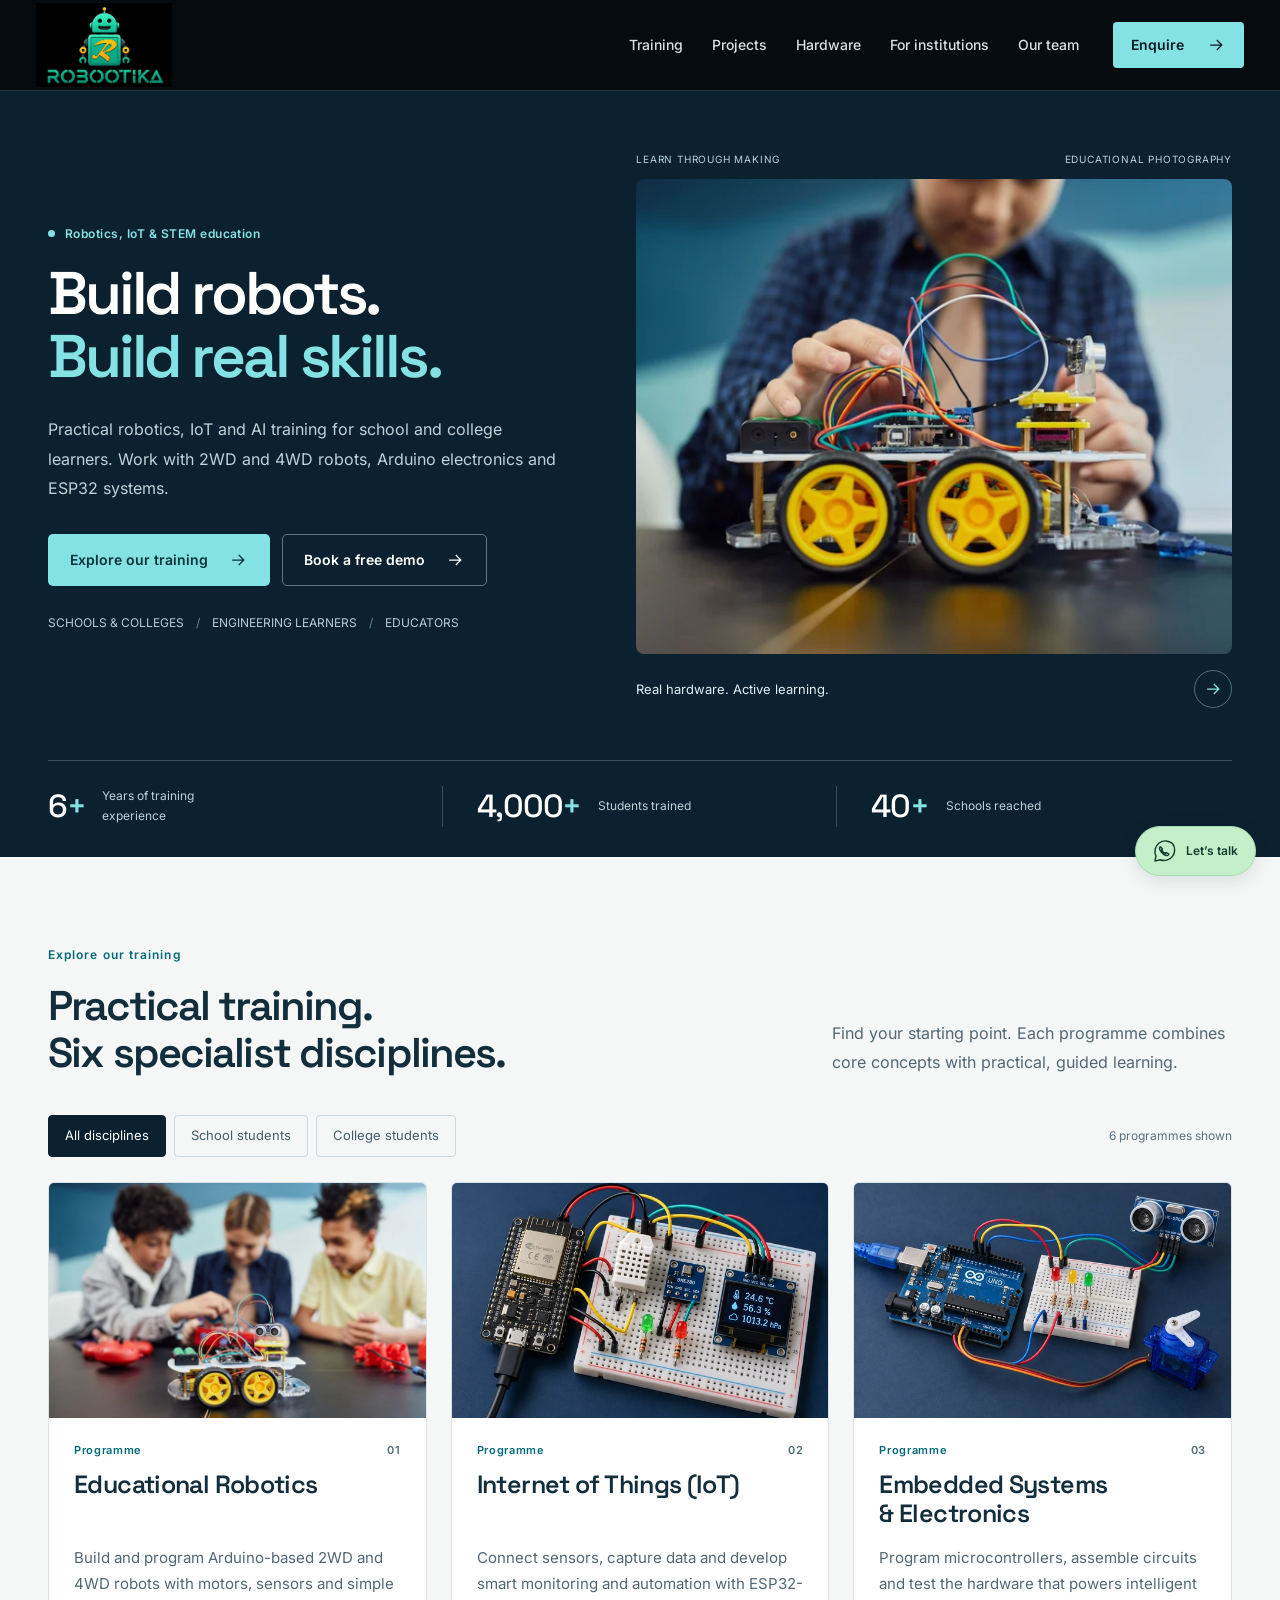
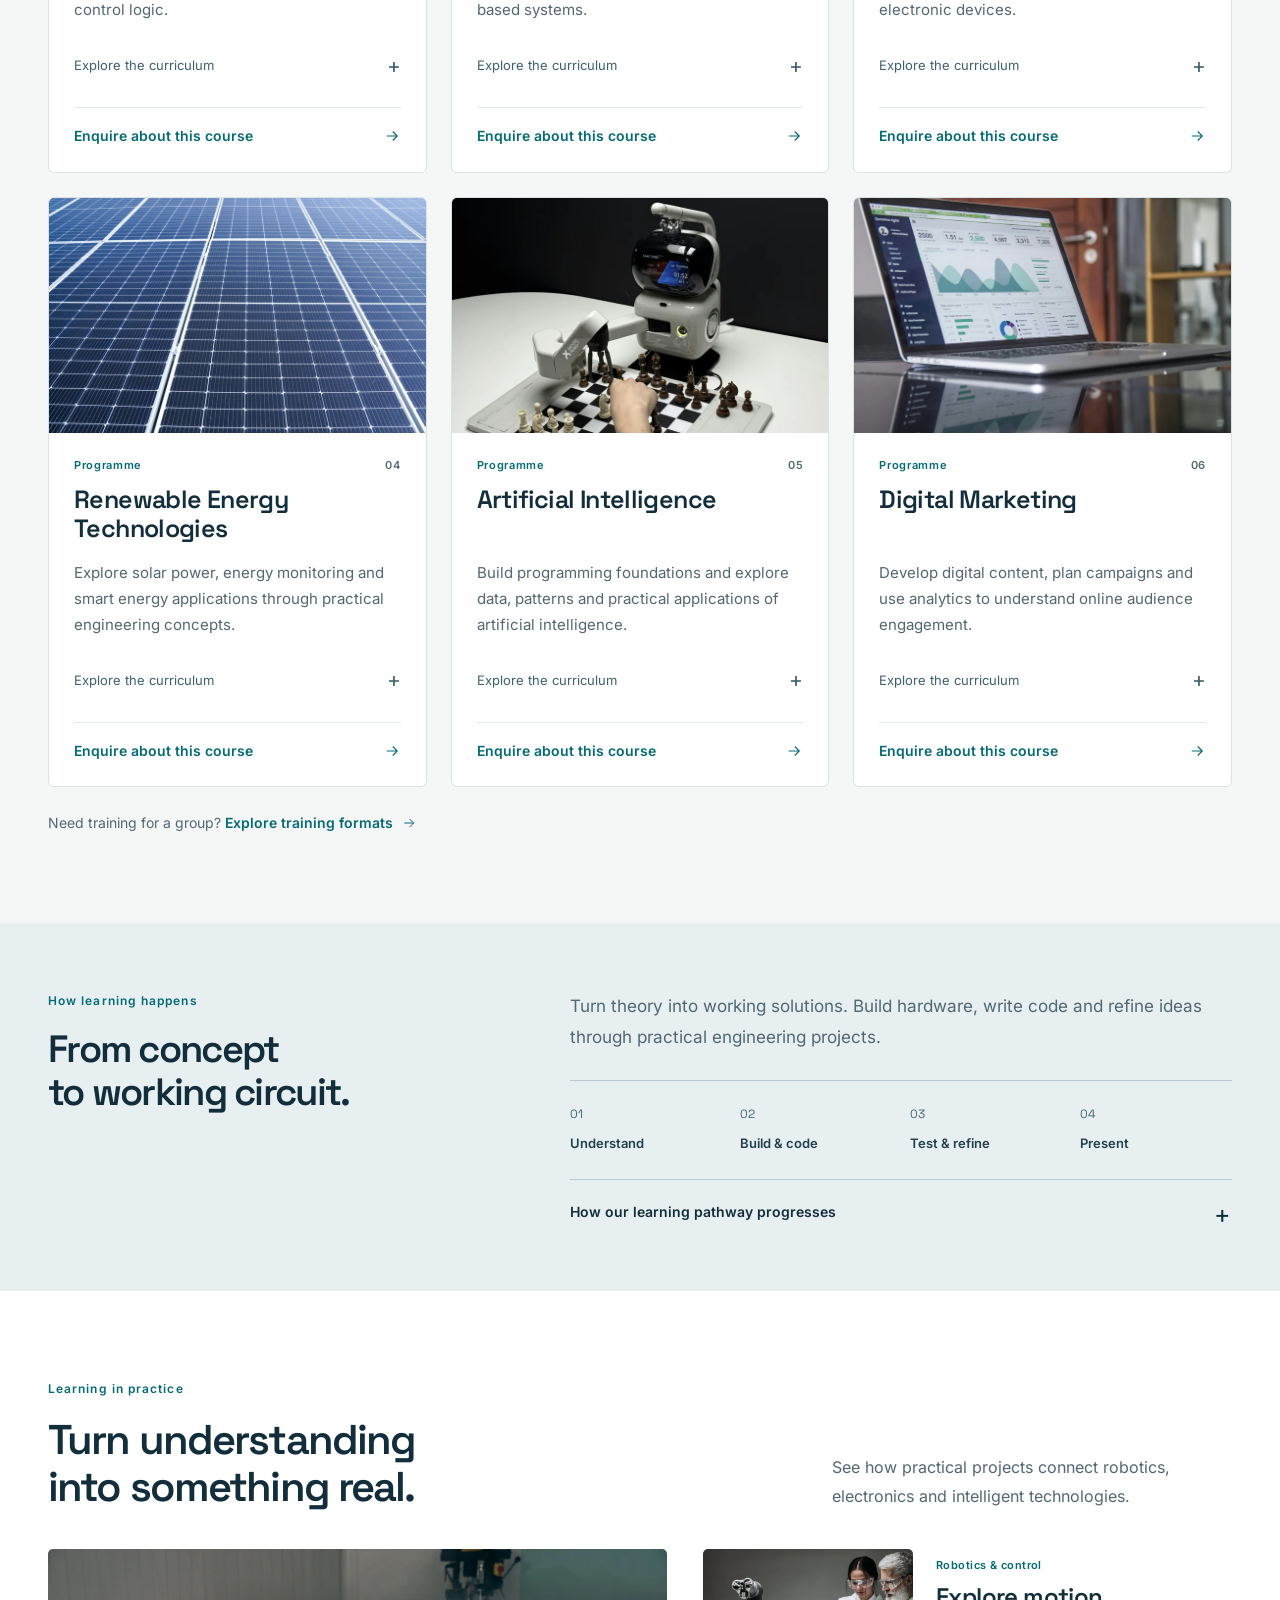
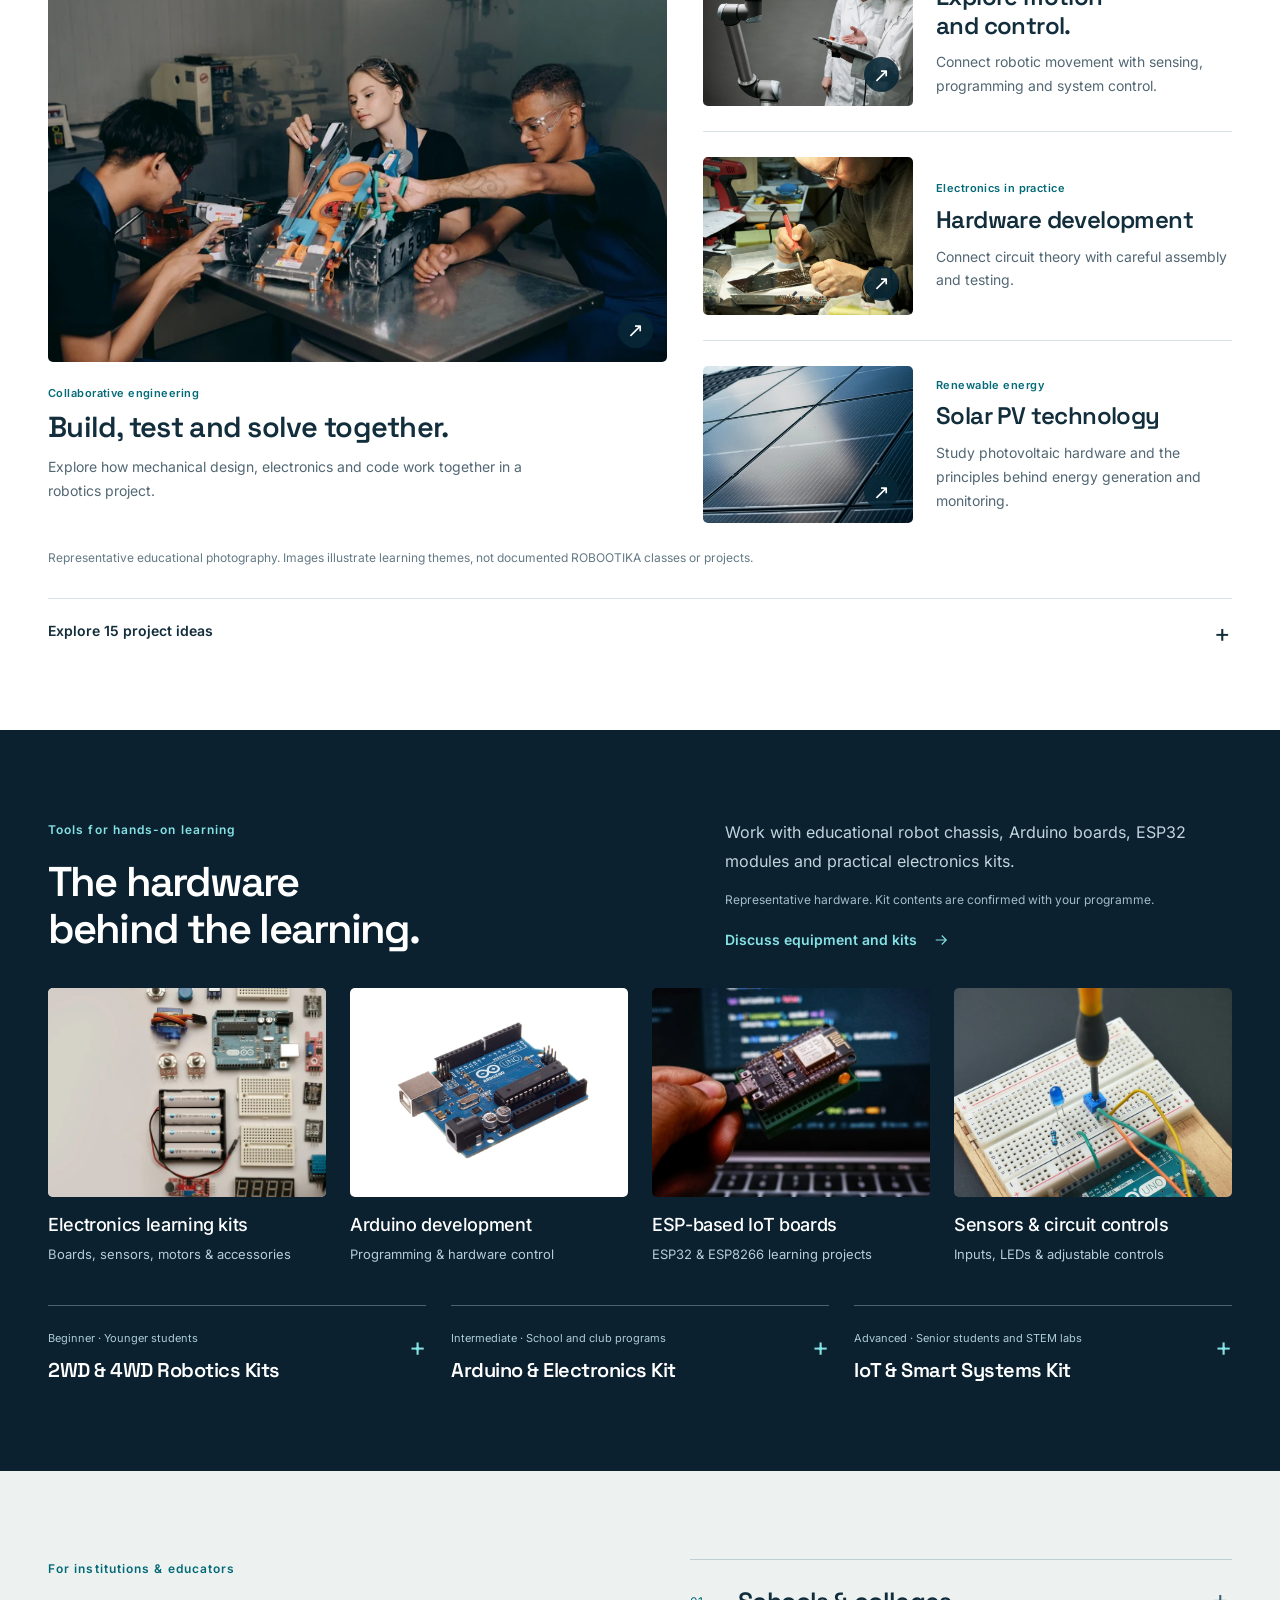
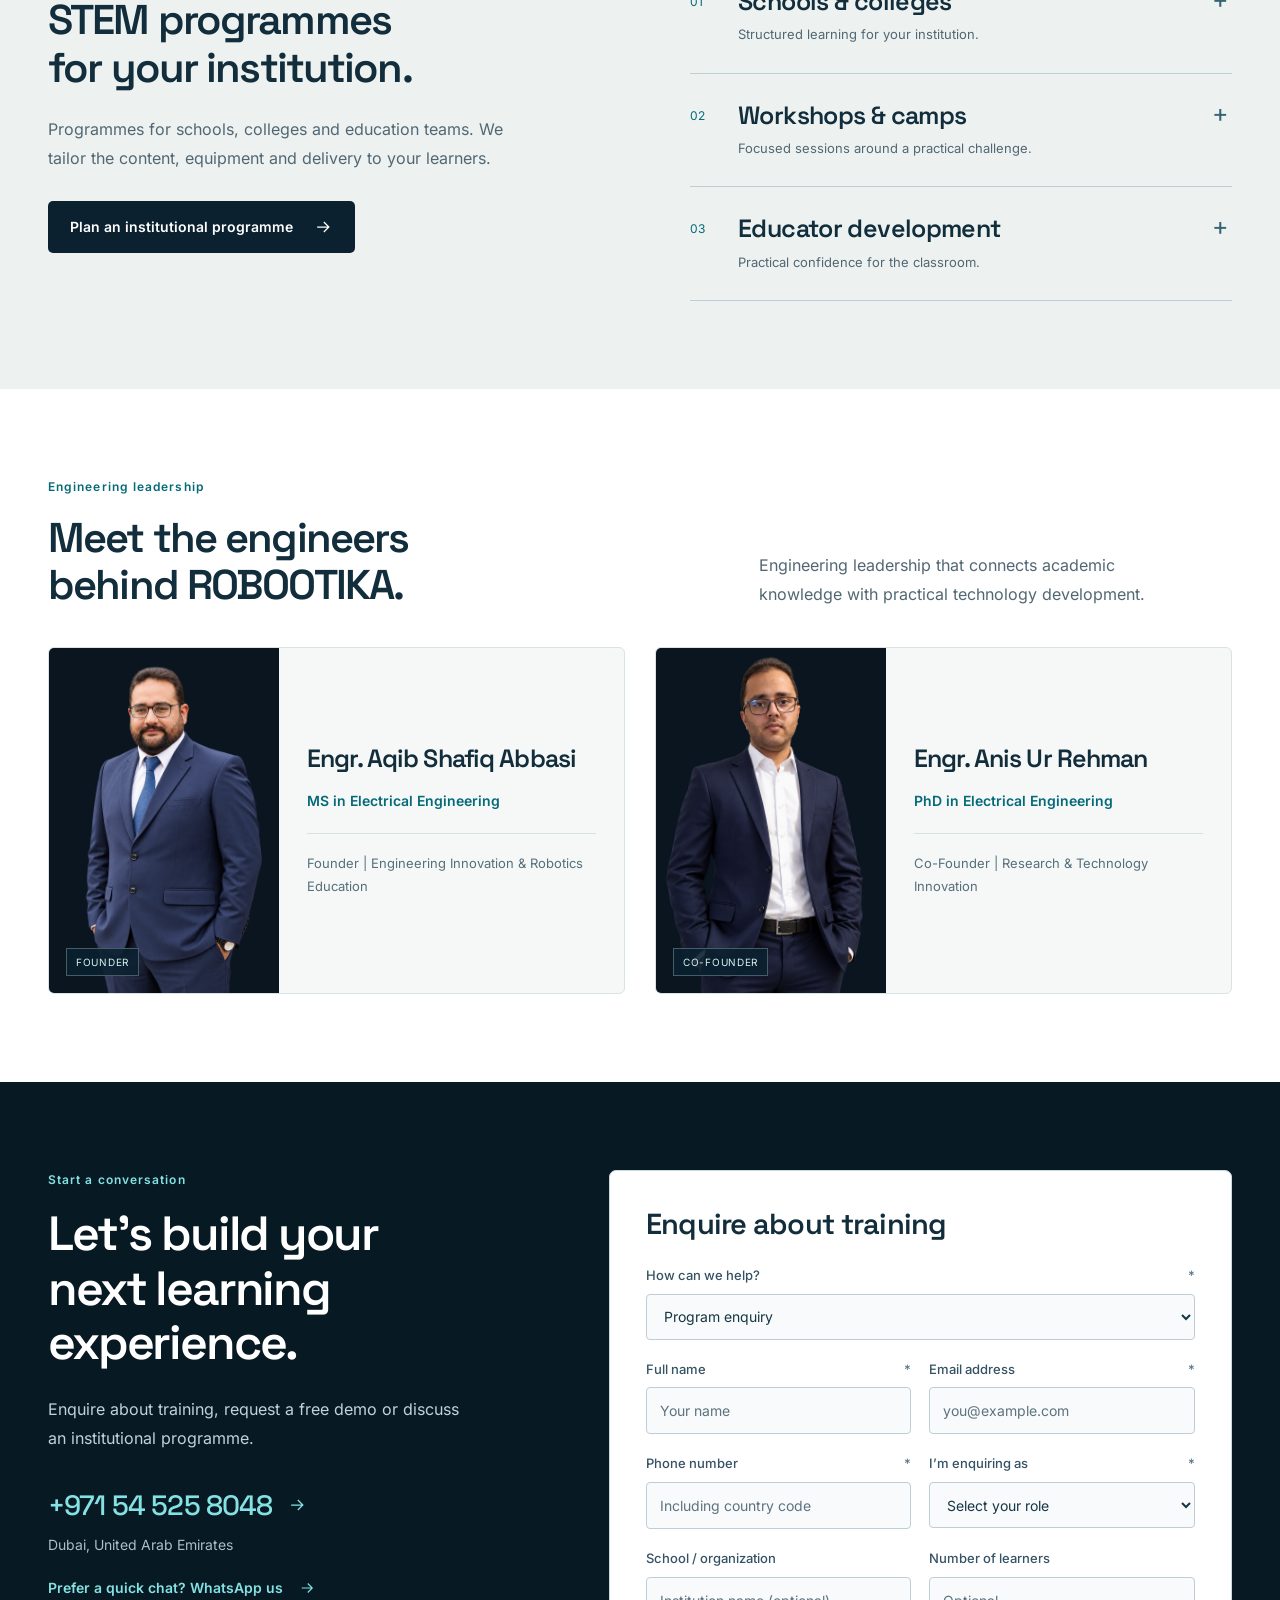
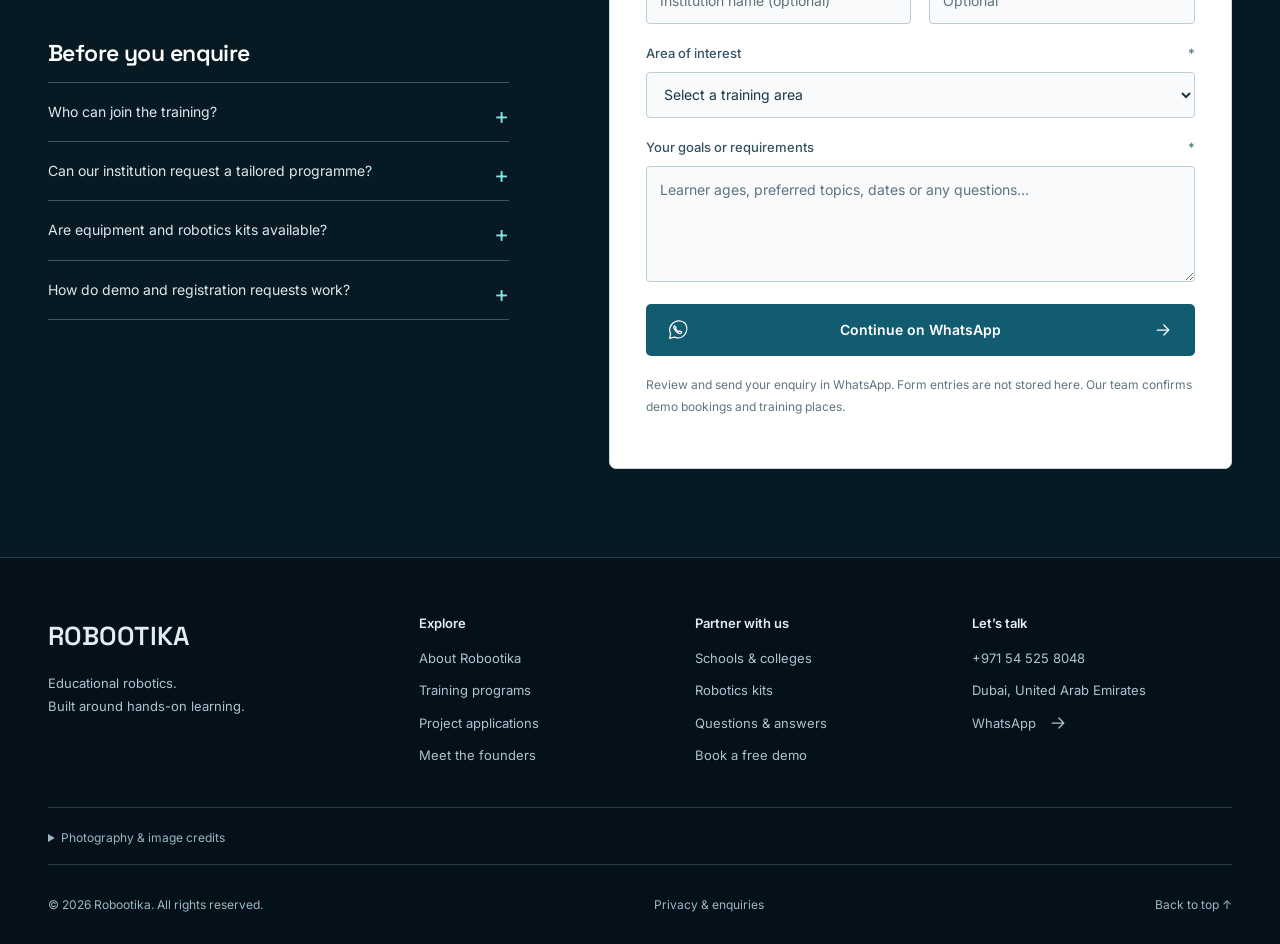
<file: robootika/index.html>
<!doctype html>
<html lang="en">
<head>
<meta charset="UTF-8">
<meta name="viewport" content="width=device-width, initial-scale=1.0">
<meta name="theme-color" content="#0b2130">
<title>ROBOOTIKA — Robotics, AI &amp; Technology Training</title>
<meta name="description" content="Hands-on educational robotics with Arduino-based 2WD and 4WD robots, ESP32 IoT projects and electronics kits. Explore ROBOOTIKA training for schools and colleges.">
<link rel="icon" href="assets/robootika-logo.png" type="image/png">
<link rel="preload" href="assets/fonts/space-grotesk-latin-variable.woff2" as="font" type="font/woff2" crossorigin>
<link rel="preload" href="assets/fonts/inter-latin-variable.woff2" as="font" type="font/woff2" crossorigin>
<link rel="stylesheet" href="site.css?v=10">
<script src="app.js" defer>
</script>
<link rel="canonical" href="https://anis-rehman-skitch.github.io/robootika/">
<meta name="robots" content="index, follow, max-image-preview:large">
<meta property="og:type" content="website">
<meta property="og:title" content="ROBOOTIKA — Robotics, AI &amp; STEM Training">
<meta property="og:description" content="Hands-on robotics, IoT, embedded systems, renewable energy and AI training for schools and colleges.">
<meta property="og:url" content="https://anis-rehman-skitch.github.io/robootika/">
<meta property="og:image" content="https://anis-rehman-skitch.github.io/robootika/assets/robootika-logo.png">
<meta name="twitter:card" content="summary">
<script type="application/ld+json">{"@context": "https://schema.org", "@type": "EducationalOrganization", "name": "ROBOOTIKA", "url": "https://anis-rehman-skitch.github.io/robootika/", "logo": "https://anis-rehman-skitch.github.io/robootika/assets/robootika-logo.png", "description": "Hands-on robotics, IoT, embedded systems, renewable energy and AI training for schools and colleges."}</script>
</head>
<body class="refined-site">
<a class="skip-link" href="#main">Skip to content</a>
<header class="site-header">
<div class="header-inner">
<a class="brand" href="#home" aria-label="Robootika home">
<img src="assets/robootika-logo.png" alt="Robootika — Learn, Build, Innovate" width="1254" height="1254">
</a>
<nav id="main-navigation" aria-label="Main navigation">
<a href="#programs">Training</a>
<a href="#projects">Projects</a>
<a href="#kits">Hardware</a>
<a href="#schools">For institutions</a>
<a href="#founders">Our team</a>
<a class="nav-contact" href="#contact" data-request="Program enquiry">Enquire<svg class="icon" viewBox="0 0 24 24" fill="none" stroke="currentColor" stroke-width="1.5" aria-hidden="true">
<path d="M5 12h14m-6-6 6 6-6 6"/>
</svg>
</a>
</nav>
<button id="menu-toggle" class="menu-toggle" aria-label="Open navigation" aria-controls="main-navigation" aria-expanded="false">
<span>
</span>
<span>
</span>
</button>
</div>
</header>
<main id="main">
<section class="hero" id="home">
<div class="container hero-grid">
<div class="hero-copy">
<p class="eyebrow">
<span class="status-dot">
</span> Robotics, IoT &amp; STEM education</p>
<h1>Build robots.<br>
<span>Build real skills.</span>
</h1>
<p class="hero-description">Practical robotics, IoT and AI training for school and college learners. Work with 2WD and 4WD robots, Arduino electronics and ESP32 systems.</p>
<div class="hero-actions">
<a class="button button-mint" href="#programs">Explore our training<svg class="icon" viewBox="0 0 24 24" fill="none" stroke="currentColor" stroke-width="1.5" aria-hidden="true">
<path d="M5 12h14m-6-6 6 6-6 6"/>
</svg>
</a>
<a class="button button-outline" href="#contact" data-request="Free demo class">Book a free demo<svg class="icon" viewBox="0 0 24 24" fill="none" stroke="currentColor" stroke-width="1.5" aria-hidden="true">
<path d="M5 12h14m-6-6 6 6-6 6"/>
</svg>
</a>
</div>
<p class="hero-index">SCHOOLS & COLLEGES <span>/</span> ENGINEERING LEARNERS <span>/</span> EDUCATORS</p>
</div>
<div class="hero-visual">
<div class="visual-topline">
<span>LEARN THROUGH MAKING</span>
<span>EDUCATIONAL PHOTOGRAPHY</span>
</div>
<img class="hero-image" src="assets/premium-hands-robot.webp" srcset="assets/premium-hands-robot-768.webp 768w, assets/premium-hands-robot.webp 2000w" sizes="(max-width: 680px) calc(100vw - 40px), 50vw" width="2000" height="1333" alt="Learner adjusting wires on an Arduino-based four-wheel educational robot with yellow wheels and an ultrasonic sensor" fetchpriority="high" decoding="async">
<div class="visual-caption">
<p>Real hardware. Active learning.</p>
<a href="#projects" aria-label="Explore project applications">
<svg class="icon" viewBox="0 0 24 24" fill="none" stroke="currentColor" stroke-width="1.5" aria-hidden="true">
<path d="M5 12h14m-6-6 6 6-6 6"/>
</svg>
</a>
</div>
</div>
</div>
<div class="container metrics">
<div>
<strong>6<span>+</span>
</strong>
<span>Years of training experience</span>
</div>
<div>
<strong>4,000<span>+</span>
</strong>
<span>Students trained</span>
</div>
<div>
<strong>40<span>+</span>
</strong>
<span>Schools reached</span>
</div>
</div>
</section>
<section class="section programs-section" id="programs">
<div class="container">
<div class="section-heading">
<div>
<p class="kicker">Explore our training</p>
<h2>Practical training.<br>Six specialist disciplines.</h2>
</div>
<p class="lede">Find your starting point. Each programme combines core concepts with practical, guided learning.</p>
</div>
<div class="filter-row">
<div class="filter-group" role="group" aria-label="Filter programs by audience">
<button class="filter active" data-program-filter="all" aria-pressed="true">All disciplines</button>
<button class="filter" data-program-filter="school" aria-pressed="false">School students</button>
<button class="filter" data-program-filter="college" aria-pressed="false">College students</button>
</div>
<p class="result-count" id="program-count" aria-live="polite">6 programmes shown</p>
</div>
<div class="program-grid">
<article class="program-card" data-program-card data-audiences="school college">
<div class="program-image">
<img class="" src="assets/premium-student-robotics.webp" srcset="assets/premium-student-robotics-768.webp 768w, assets/premium-student-robotics.webp 2000w" sizes="(max-width: 680px) calc(100vw - 40px), (max-width: 960px) 45vw, 400px" width="2000" height="1333" alt="An Arduino-based four-wheel robot in focus with three learners collaborating behind it" loading="lazy" decoding="async">
</div>
<div class="program-meta">
<span>Programme</span>
<span>01</span>
</div>
<h3>Educational Robotics</h3>
<p>Build and program Arduino-based 2WD and 4WD robots with motors, sensors and simple control logic.</p>
<details class="curriculum">
<summary>Explore the curriculum <span>+</span>
</summary>
<ul>
<li>2WD and 4WD robot assembly</li>
<li>Arduino, motor drivers and sensors</li>
<li>Line following and obstacle avoidance</li>
<li>Robot programming and testing</li>
</ul>
</details>
<a class="text-link" aria-label="Enquire about Educational Robotics" href="#contact" data-enquiry="Robotics Training" data-request="Training registration">Enquire about this course<svg class="icon" viewBox="0 0 24 24" fill="none" stroke="currentColor" stroke-width="1.5" aria-hidden="true">
<path d="M5 12h14m-6-6 6 6-6 6"/>
</svg>
</a>
</article>
<article class="program-card" data-program-card data-audiences="school college">
<div class="program-image">
<img src="assets/course-iot-project.webp" srcset="assets/course-iot-project-640.webp 640w, assets/course-iot-project-960.webp 960w, assets/course-iot-project.webp 1536w" sizes="(max-width: 680px) calc(100vw - 40px), (max-width: 960px) 45vw, 400px" width="1536" height="1024" alt="Photorealistic illustration of an ESP32 sensor-monitoring prototype with a breadboard, DHT22 and BME280 sensors, OLED display, LEDs and connected jumper wires" loading="lazy" decoding="async">
</div>
<div class="program-meta">
<span>Programme</span>
<span>02</span>
</div>
<h3>Internet of Things (IoT)</h3>
<p>Connect sensors, capture data and develop smart monitoring and automation with ESP32-based systems.</p>
<details class="curriculum">
<summary>Explore the curriculum <span>+</span>
</summary>
<ul>
<li>ESP32 and ESP8266 development boards</li>
<li>Sensor integration and wireless connectivity</li>
<li>Blynk and cloud monitoring</li>
<li>Smart home and remote-control applications</li>
</ul>
</details>
<a class="text-link" aria-label="Enquire about Internet of Things (IoT)" href="#contact" data-enquiry="IoT Training" data-request="Training registration">Enquire about this course<svg class="icon" viewBox="0 0 24 24" fill="none" stroke="currentColor" stroke-width="1.5" aria-hidden="true">
<path d="M5 12h14m-6-6 6 6-6 6"/>
</svg>
</a>
</article>
<article class="program-card" data-program-card data-audiences="school college">
<div class="program-image">
<img src="assets/course-embedded-project.webp" srcset="assets/course-embedded-project-640.webp 640w, assets/course-embedded-project-960.webp 960w, assets/course-embedded-project.webp 1536w" sizes="(max-width: 680px) calc(100vw - 40px), (max-width: 960px) 45vw, 400px" width="1536" height="1024" alt="Photorealistic illustration of an Arduino Uno prototype connected to a breadboard, LEDs, resistors, ultrasonic sensor and blue micro servo" loading="lazy" decoding="async">
</div>
<div class="program-meta">
<span>Programme</span>
<span>03</span>
</div>
<h3>Embedded Systems &amp; Electronics</h3>
<p>Program microcontrollers, assemble circuits and test the hardware that powers intelligent electronic devices.</p>
<details class="curriculum">
<summary>Explore the curriculum <span>+</span>
</summary>
<ul>
<li>Digital and analog electronics</li>
<li>Arduino and microcontroller programming</li>
<li>Relays, sensor interfaces and actuator control</li>
<li>Circuit assembly, testing and debugging</li>
</ul>
</details>
<a class="text-link" aria-label="Enquire about Embedded Systems &amp; Electronics" href="#contact" data-enquiry="Embedded Systems Training" data-request="Training registration">Enquire about this course<svg class="icon" viewBox="0 0 24 24" fill="none" stroke="currentColor" stroke-width="1.5" aria-hidden="true">
<path d="M5 12h14m-6-6 6 6-6 6"/>
</svg>
</a>
</article>
<article class="program-card" data-program-card data-audiences="school college">
<div class="program-image">
<img class="photo-solar-pv" src="assets/quality-solar-pv.webp" srcset="assets/quality-solar-pv-768.webp 768w, assets/quality-solar-pv-1200.webp 1200w, assets/quality-solar-pv.webp 2400w" sizes="(max-width: 680px) calc(100vw - 40px), (max-width: 960px) 45vw, 400px" width="2400" height="1600" alt="Detailed photovoltaic cells and frames of real solar modules" loading="lazy" decoding="async">
</div>
<div class="program-meta">
<span>Programme</span>
<span>04</span>
</div>
<h3>Renewable Energy Technologies</h3>
<p>Explore solar power, energy monitoring and smart energy applications through practical engineering concepts.</p>
<details class="curriculum">
<summary>Explore the curriculum <span>+</span>
</summary>
<ul>
<li>Solar PV principles and output measurement</li>
<li>Energy monitoring and efficiency</li>
<li>EV charging concepts</li>
<li>Smart energy applications</li>
</ul>
</details>
<a class="text-link" aria-label="Enquire about Renewable Energy Technologies" href="#contact" data-enquiry="Renewable Energy Training" data-request="Training registration">Enquire about this course<svg class="icon" viewBox="0 0 24 24" fill="none" stroke="currentColor" stroke-width="1.5" aria-hidden="true">
<path d="M5 12h14m-6-6 6 6-6 6"/>
</svg>
</a>
</article>
<article class="program-card" data-program-card data-audiences="school college">
<div class="program-image">
<img class="photo-ai-chess" src="assets/course-ai.webp" srcset="assets/course-ai-768.webp 768w, assets/course-ai.webp 1600w" sizes="(max-width: 680px) calc(100vw - 40px), (max-width: 1120px) 46vw, 395px" width="1600" height="1200" alt="Real robotic arm playing chess against a person" loading="lazy" decoding="async">
</div>
<div class="program-meta">
<span>Programme</span>
<span>05</span>
</div>
<h3>Artificial Intelligence</h3>
<p>Build programming foundations and explore data, patterns and practical applications of artificial intelligence.</p>
<details class="curriculum">
<summary>Explore the curriculum <span>+</span>
</summary>
<ul>
<li>Programming foundations and logic</li>
<li>Data and pattern recognition</li>
<li>AI concepts</li>
<li>Applied programming projects</li>
</ul>
</details>
<a class="text-link" aria-label="Enquire about Artificial Intelligence" href="#contact" data-enquiry="Artificial Intelligence" data-request="Training registration">Enquire about this course<svg class="icon" viewBox="0 0 24 24" fill="none" stroke="currentColor" stroke-width="1.5" aria-hidden="true">
<path d="M5 12h14m-6-6 6 6-6 6"/>
</svg>
</a>
</article>
<article class="program-card" data-program-card data-audiences="college educators">
<div class="program-image">
<img class="photo-analytics" src="assets/quality-marketing-analytics.webp" srcset="assets/quality-marketing-analytics-768.webp 768w, assets/quality-marketing-analytics-1200.webp 1200w, assets/quality-marketing-analytics.webp 2400w" sizes="(max-width: 680px) calc(100vw - 40px), (max-width: 960px) 45vw, 400px" width="2400" height="1709" alt="Laptop displaying a web analytics dashboard with audience metrics and charts on a glass workstation." loading="lazy" decoding="async">
</div>
<div class="program-meta">
<span>Programme</span>
<span>06</span>
</div>
<h3>Digital Marketing</h3>
<p>Develop digital content, plan campaigns and use analytics to understand online audience engagement.</p>
<details class="curriculum">
<summary>Explore the curriculum <span>+</span>
</summary>
<ul>
<li>Content and social media strategy</li>
<li>Search and digital campaign fundamentals</li>
<li>Audience engagement and analytics</li>
</ul>
</details>
<a class="text-link" aria-label="Enquire about Digital Marketing" href="#contact" data-enquiry="Digital Marketing" data-request="Training registration">Enquire about this course<svg class="icon" viewBox="0 0 24 24" fill="none" stroke="currentColor" stroke-width="1.5" aria-hidden="true">
<path d="M5 12h14m-6-6 6 6-6 6"/>
</svg>
</a>
</article>
</div>
<p class="section-note">Need training for a group? <a href="#schools">Explore training formats <svg class="icon" viewBox="0 0 24 24" fill="none" stroke="currentColor" stroke-width="1.5" aria-hidden="true">
<path d="M5 12h14m-6-6 6 6-6 6"/>
</svg>
</a>
</p>
</div>
</section>
<section class="section about-section" id="about">
<div class="container editorial-about">
<div>
<p class="kicker">How learning happens</p>
<h2>From concept<br>to working circuit.</h2>
</div>
<div class="about-summary">
<p class="lede">Turn theory into working solutions. Build hardware, write code and refine ideas through practical engineering projects.</p>
<div class="method-line" id="approach">
<span>01 <b>Understand</b>
</span>
<span>02 <b>Build &amp; code</b>
</span>
<span>03 <b>Test &amp; refine</b>
</span>
<span>04 <b>Present</b>
</span>
</div>
<span id="why" class="anchor-target">
</span>
<details class="learning-details">
<summary>How our learning pathway progresses <span>+</span>
</summary>
<div class="disclosure-content">
<ol class="level-list">
<li>
<span class="level-number">01</span>
<h3>Young Innovators</h3>
<p>Technology, electronics and simple robotics.</p>
</li>
<li>
<span class="level-number">02</span>
<h3>Robotics Explorer</h3>
<p>Arduino, sensors, motors and first robot projects.</p>
</li>
<li>
<span class="level-number">03</span>
<h3>Robotics Engineer</h3>
<p>Arduino programming, line-following robots and sensor-based control.</p>
</li>
<li>
<span class="level-number">04</span>
<h3>IoT Innovator</h3>
<p>ESP32, connectivity, sensors and smart systems.</p>
</li>
<li>
<span class="level-number">05</span>
<h3>Advanced Projects</h3>
<p>Integrated engineering projects developed end to end.</p>
</li>
</ol>
</div>
</details>
</div>
</div>
</section>
<section class="section projects-section" id="projects">
<div class="container">
<span id="gallery" class="anchor-target">
</span>
<div class="section-heading">
<div>
<p class="kicker">Learning in practice</p>
<h2>Turn understanding<br>into something real.</h2>
</div>
<p class="lede">See how practical projects connect robotics, electronics and intelligent technologies.</p>
</div>
<div class="showcase-grid">
<article class="showcase-card" data-gallery-card>
<button class="gallery-open" data-gallery-open data-full="assets/quality-robotics-workshop.webp" data-alt="Three learners assemble a competition robot at a workshop table." data-caption="Build, test and solve together. — Representative photograph by Mikhail Nilov; not a documented ROBOOTIKA activity, facility or partnership." aria-label="View Build, test and solve together. full screen">
<img class="" src="assets/quality-robotics-workshop.webp" srcset="assets/quality-robotics-workshop-768.webp 768w, assets/quality-robotics-workshop-1200.webp 1200w, assets/quality-robotics-workshop.webp 2400w" sizes="(max-width: 680px) calc(100vw - 40px), (max-width: 960px) 45vw, 640px" width="2400" height="1600" alt="Three learners assemble a competition robot at a workshop table." loading="lazy" decoding="async">
<span class="expand-image" aria-hidden="true">↗</span>
</button>
<div class="showcase-caption">
<span>Collaborative engineering</span>
<h3>Build, test and solve together.</h3>
<p>Explore how mechanical design, electronics and code work together in a robotics project.</p>
</div>
</article>
<article class="showcase-card" data-gallery-card>
<button class="gallery-open" data-gallery-open data-full="assets/quality-robot-arm-lab.webp" data-alt="Two laboratory researchers examine a robotic arm and its handheld controller." data-caption="Explore motion and control. — Representative photograph by Pavel Danilyuk; not a documented ROBOOTIKA activity, facility or partnership." aria-label="View Explore motion and control. full screen">
<img class="" src="assets/quality-robot-arm-lab.webp" srcset="assets/quality-robot-arm-lab-768.webp 768w, assets/quality-robot-arm-lab-1200.webp 1200w, assets/quality-robot-arm-lab.webp 2400w" sizes="(max-width: 680px) calc(100vw - 40px), (max-width: 960px) 45vw, 640px" width="2400" height="1602" alt="Two laboratory researchers examine a robotic arm and its handheld controller." loading="lazy" decoding="async">
<span class="expand-image" aria-hidden="true">↗</span>
</button>
<div class="showcase-caption">
<span>Robotics &amp; control</span>
<h3>Explore motion and control.</h3>
<p>Connect robotic movement with sensing, programming and system control.</p>
</div>
</article>
<article class="showcase-card" data-gallery-card>
<button class="gallery-open" data-gallery-open data-full="assets/premium-electronics-workbench.webp" data-alt="Person working with electronics at a workbench" data-caption="Hardware development — Representative photograph by Blaz Erzetic; not a documented ROBOOTIKA activity, facility or partnership." aria-label="View Hardware development full screen">
<img class="" src="assets/premium-electronics-workbench.webp" srcset="assets/premium-electronics-workbench-768.webp 768w, assets/premium-electronics-workbench.webp 2000w" sizes="(max-width: 680px) calc(100vw - 40px), (max-width: 960px) 45vw, 620px" width="2000" height="1328" alt="Person working with electronics at a workbench" loading="lazy" decoding="async">
<span class="expand-image" aria-hidden="true">↗</span>
</button>
<div class="showcase-caption">
<span>Electronics in practice</span>
<h3>Hardware development</h3>
<p>Connect circuit theory with careful assembly and testing.</p>
</div>
</article>
<article class="showcase-card" data-gallery-card>
<button class="gallery-open" data-gallery-open data-full="assets/quality-solar-detail.webp" data-alt="Close-up of photovoltaic module surfaces and cell connections" data-caption="Solar PV technology — Representative photograph by Benjamin Jopen; not a documented ROBOOTIKA activity, facility or partnership." aria-label="View Solar PV technology full screen">
<img class="" src="assets/quality-solar-detail.webp" srcset="assets/quality-solar-detail-768.webp 768w, assets/quality-solar-detail-1200.webp 1200w, assets/quality-solar-detail.webp 2400w" sizes="(max-width: 680px) calc(100vw - 40px), (max-width: 960px) 45vw, 640px" width="2400" height="3600" alt="Close-up of photovoltaic module surfaces and cell connections" loading="lazy" decoding="async">
<span class="expand-image" aria-hidden="true">↗</span>
</button>
<div class="showcase-caption">
<span>Renewable energy</span>
<h3>Solar PV technology</h3>
<p>Study photovoltaic hardware and the principles behind energy generation and monitoring.</p>
</div>
</article>
</div>
<p class="image-context">Representative educational photography. Images illustrate learning themes, not documented ROBOOTIKA classes or projects.</p>
<details class="project-index">
<summary>Explore 15 project ideas <span>+</span>
</summary>
<div class="disclosure-content">
<div class="filter-row">
<div class="filter-group" role="group" aria-label="Filter learning projects">
<button class="filter active" data-project-filter="All" aria-pressed="true">All</button>
<button class="filter " data-project-filter="Robotics" aria-pressed="false">Robotics</button>
<button class="filter " data-project-filter="IoT" aria-pressed="false">IoT</button>
<button class="filter " data-project-filter="Electronics" aria-pressed="false">Electronics</button>
<button class="filter " data-project-filter="STEM" aria-pressed="false">STEM</button>
<button class="filter " data-project-filter="Renewable Energy" aria-pressed="false">Renewable Energy</button>
</div>
<p id="project-count" class="result-count" aria-live="polite">15 projects</p>
</div>
<div class="project-grid">
<article class="project-card" data-project-card data-category="Robotics">
<div class="project-top">
<svg class="icon " viewBox="0 0 24 24" fill="none" stroke="currentColor" stroke-width="1.5" stroke-linecap="round" stroke-linejoin="round" aria-hidden="true">
<rect x="5" y="7" width="14" height="12" rx="3"/>
<path d="M12 3v4M9 15h6M2 11v4M22 11v4"/>
<circle cx="9" cy="11" r=".7"/>
<circle cx="15" cy="11" r=".7"/>
</svg>
<span>01 / Robotics</span>
</div>
<h3>Obstacle Avoiding Robot</h3>
<p>Use ultrasonic sensing and motor control to navigate around obstacles.</p>
</article>
<article class="project-card" data-project-card data-category="Robotics">
<div class="project-top">
<svg class="icon " viewBox="0 0 24 24" fill="none" stroke="currentColor" stroke-width="1.5" stroke-linecap="round" stroke-linejoin="round" aria-hidden="true">
<rect x="5" y="7" width="14" height="12" rx="3"/>
<path d="M12 3v4M9 15h6M2 11v4M22 11v4"/>
<circle cx="9" cy="11" r=".7"/>
<circle cx="15" cy="11" r=".7"/>
</svg>
<span>02 / Robotics</span>
</div>
<h3>Line Following Robot</h3>
<p>Combine IR sensor arrays and control logic to track a path.</p>
</article>
<article class="project-card" data-project-card data-category="Robotics">
<div class="project-top">
<svg class="icon " viewBox="0 0 24 24" fill="none" stroke="currentColor" stroke-width="1.5" stroke-linecap="round" stroke-linejoin="round" aria-hidden="true">
<rect x="5" y="7" width="14" height="12" rx="3"/>
<path d="M12 3v4M9 15h6M2 11v4M22 11v4"/>
<circle cx="9" cy="11" r=".7"/>
<circle cx="15" cy="11" r=".7"/>
</svg>
<span>03 / Robotics</span>
</div>
<h3>Smart Robot</h3>
<p>Bring multiple sensors together for intelligent behaviour.</p>
</article>
<article class="project-card" data-project-card data-category="Robotics">
<div class="project-top">
<svg class="icon " viewBox="0 0 24 24" fill="none" stroke="currentColor" stroke-width="1.5" stroke-linecap="round" stroke-linejoin="round" aria-hidden="true">
<rect x="5" y="7" width="14" height="12" rx="3"/>
<path d="M12 3v4M9 15h6M2 11v4M22 11v4"/>
<circle cx="9" cy="11" r=".7"/>
<circle cx="15" cy="11" r=".7"/>
</svg>
<span>04 / Robotics</span>
</div>
<h3>Autonomous Robot</h3>
<p>Build decision-making logic for a robot without manual control.</p>
</article>
<article class="project-card" data-project-card data-category="IoT">
<div class="project-top">
<svg class="icon " viewBox="0 0 24 24" fill="none" stroke="currentColor" stroke-width="1.5" stroke-linecap="round" stroke-linejoin="round" aria-hidden="true">
<rect x="8" y="8" width="8" height="8" rx="2"/>
<path d="M12 2v6m0 8v6M2 12h6m8 0h6M4 4l4 4m8 8 4 4M20 4l-4 4M8 16l-4 4"/>
</svg>
<span>05 / IoT</span>
</div>
<h3>Smart Home System</h3>
<p>Connect lighting, appliances and sensors for remote control.</p>
</article>
<article class="project-card" data-project-card data-category="IoT">
<div class="project-top">
<svg class="icon " viewBox="0 0 24 24" fill="none" stroke="currentColor" stroke-width="1.5" stroke-linecap="round" stroke-linejoin="round" aria-hidden="true">
<rect x="8" y="8" width="8" height="8" rx="2"/>
<path d="M12 2v6m0 8v6M2 12h6m8 0h6M4 4l4 4m8 8 4 4M20 4l-4 4M8 16l-4 4"/>
</svg>
<span>06 / IoT</span>
</div>
<h3>IoT Weather Station</h3>
<p>Send temperature, humidity and environmental data to the cloud.</p>
</article>
<article class="project-card" data-project-card data-category="IoT">
<div class="project-top">
<svg class="icon " viewBox="0 0 24 24" fill="none" stroke="currentColor" stroke-width="1.5" stroke-linecap="round" stroke-linejoin="round" aria-hidden="true">
<rect x="8" y="8" width="8" height="8" rx="2"/>
<path d="M12 2v6m0 8v6M2 12h6m8 0h6M4 4l4 4m8 8 4 4M20 4l-4 4M8 16l-4 4"/>
</svg>
<span>07 / IoT</span>
</div>
<h3>Remote Monitoring System</h3>
<p>Create live sensor dashboards using ESP32 and cloud platforms.</p>
</article>
<article class="project-card" data-project-card data-category="IoT">
<div class="project-top">
<svg class="icon " viewBox="0 0 24 24" fill="none" stroke="currentColor" stroke-width="1.5" stroke-linecap="round" stroke-linejoin="round" aria-hidden="true">
<rect x="8" y="8" width="8" height="8" rx="2"/>
<path d="M12 2v6m0 8v6M2 12h6m8 0h6M4 4l4 4m8 8 4 4M20 4l-4 4M8 16l-4 4"/>
</svg>
<span>08 / IoT</span>
</div>
<h3>Smart Agriculture</h3>
<p>Explore soil-moisture sensing and automated irrigation.</p>
</article>
<article class="project-card" data-project-card data-category="Electronics">
<div class="project-top">
<svg class="icon " viewBox="0 0 24 24" fill="none" stroke="currentColor" stroke-width="1.5" stroke-linecap="round" stroke-linejoin="round" aria-hidden="true">
<rect x="6" y="6" width="12" height="12" rx="2"/>
<path d="M9 2v4m6-4v4M9 18v4m6-4v4M2 9h4m-4 6h4M18 9h4m-4 6h4"/>
<rect x="10" y="10" width="4" height="4"/>
</svg>
<span>09 / Electronics</span>
</div>
<h3>Sensor-Based Systems</h3>
<p>Build circuits that respond to light, motion, sound and distance.</p>
</article>
<article class="project-card" data-project-card data-category="Electronics">
<div class="project-top">
<svg class="icon " viewBox="0 0 24 24" fill="none" stroke="currentColor" stroke-width="1.5" stroke-linecap="round" stroke-linejoin="round" aria-hidden="true">
<rect x="6" y="6" width="12" height="12" rx="2"/>
<path d="M9 2v4m6-4v4M9 18v4m6-4v4M2 9h4m-4 6h4M18 9h4m-4 6h4"/>
<rect x="10" y="10" width="4" height="4"/>
</svg>
<span>10 / Electronics</span>
</div>
<h3>Automation Projects</h3>
<p>Use sensors, relays and switching circuits in classroom automation prototypes.</p>
</article>
<article class="project-card" data-project-card data-category="Electronics">
<div class="project-top">
<svg class="icon " viewBox="0 0 24 24" fill="none" stroke="currentColor" stroke-width="1.5" stroke-linecap="round" stroke-linejoin="round" aria-hidden="true">
<rect x="6" y="6" width="12" height="12" rx="2"/>
<path d="M9 2v4m6-4v4M9 18v4m6-4v4M2 9h4m-4 6h4M18 9h4m-4 6h4"/>
<rect x="10" y="10" width="4" height="4"/>
</svg>
<span>11 / Electronics</span>
</div>
<h3>Motor Control</h3>
<p>Control DC, servo and stepper motors with microcontrollers.</p>
</article>
<article class="project-card" data-project-card data-category="Electronics">
<div class="project-top">
<svg class="icon " viewBox="0 0 24 24" fill="none" stroke="currentColor" stroke-width="1.5" stroke-linecap="round" stroke-linejoin="round" aria-hidden="true">
<rect x="6" y="6" width="12" height="12" rx="2"/>
<path d="M9 2v4m6-4v4M9 18v4m6-4v4M2 9h4m-4 6h4M18 9h4m-4 6h4"/>
<rect x="10" y="10" width="4" height="4"/>
</svg>
<span>12 / Electronics</span>
</div>
<h3>Smart Lighting</h3>
<p>Develop sensor-driven lighting with logic and timing.</p>
</article>
<article class="project-card" data-project-card data-category="STEM">
<div class="project-top">
<svg class="icon " viewBox="0 0 24 24" fill="none" stroke="currentColor" stroke-width="1.5" stroke-linecap="round" stroke-linejoin="round" aria-hidden="true">
<rect x="6" y="6" width="12" height="12" rx="2"/>
<path d="M9 2v4m6-4v4M9 18v4m6-4v4M2 9h4m-4 6h4M18 9h4m-4 6h4"/>
<rect x="10" y="10" width="4" height="4"/>
</svg>
<span>13 / STEM</span>
</div>
<h3>Applied STEM Challenges</h3>
<p>Solve engineering challenges using science and mathematics.</p>
</article>
<article class="project-card" data-project-card data-category="Renewable Energy">
<div class="project-top">
<svg class="icon " viewBox="0 0 24 24" fill="none" stroke="currentColor" stroke-width="1.5" stroke-linecap="round" stroke-linejoin="round" aria-hidden="true">
<path d="m6 11-3 9h18l-3-9ZM5 16h14M10 11l-1 9m5-9 1 9M12 3v2M5 5l2 2m12-2-2 2"/>
<path d="M9 8a3 3 0 0 1 6 0"/>
</svg>
<span>14 / Renewable Energy</span>
</div>
<h3>Solar Monitoring</h3>
<p>Measure and visualize solar output using sensors and IoT.</p>
</article>
<article class="project-card" data-project-card data-category="Renewable Energy">
<div class="project-top">
<svg class="icon " viewBox="0 0 24 24" fill="none" stroke="currentColor" stroke-width="1.5" stroke-linecap="round" stroke-linejoin="round" aria-hidden="true">
<path d="m6 11-3 9h18l-3-9ZM5 16h14M10 11l-1 9m5-9 1 9M12 3v2M5 5l2 2m12-2-2 2"/>
<path d="M9 8a3 3 0 0 1 6 0"/>
</svg>
<span>15 / Renewable Energy</span>
</div>
<h3>Smart Energy Systems</h3>
<p>Explore energy monitoring, efficiency and automation.</p>
</article>
</div>
</div>
</details>
</div>
</section>
<section class="section lab-section" id="kits">
<div class="container">
<div class="lab-layout">
<div class="lab-intro">
<div>
<p class="kicker">Tools for hands-on learning</p>
<h2>The hardware<br>behind the learning.</h2>
</div>
<div class="lab-summary">
<p class="lede">Work with educational robot chassis, Arduino boards, ESP32 modules and practical electronics kits.</p>
<p class="lab-note">Representative hardware. Kit contents are confirmed with your programme.</p>
<a class="text-link" href="#contact" data-enquiry="Robotics Kits">Discuss equipment and kits<svg class="icon" viewBox="0 0 24 24" fill="none" stroke="currentColor" stroke-width="1.5" aria-hidden="true">
<path d="M5 12h14m-6-6 6 6-6 6"/>
</svg>
</a>
</div>
</div>
<div class="hardware-overview">
<figure>
<img class="hardware-photo hardware-kit-photo" src="assets/hardware-components-flatlay.webp" srcset="assets/hardware-components-flatlay-768.webp 768w, assets/hardware-components-flatlay.webp 1600w" sizes="(max-width: 540px) calc(100vw - 40px), (max-width: 960px) 44vw, 300px" width="1600" height="900" alt="Arranged Arduino board, servo, batteries, sensors and breadboards" loading="lazy" decoding="async">
<figcaption>
<strong>Electronics learning kits</strong>
<span>Boards, sensors, motors &amp; accessories</span>
</figcaption>
</figure>
<figure>
<img class="hardware-photo photo-arduino-product" src="assets/quality-arduino-uno.webp" srcset="assets/quality-arduino-uno-768.webp 768w, assets/quality-arduino-uno-1200.webp 1200w, assets/quality-arduino-uno.webp 2400w" sizes="(max-width: 540px) calc(100vw - 40px), (max-width: 960px) 44vw, 300px" width="2400" height="1600" alt="Arduino Uno board with clearly visible pins, ports and component labels" loading="lazy" decoding="async">
<figcaption>
<strong>Arduino development</strong>
<span>Programming &amp; hardware control</span>
</figcaption>
</figure>
<figure>
<img class="hardware-photo " src="assets/hardware-nodemcu-programming.webp" srcset="assets/hardware-nodemcu-programming-768.webp 768w, assets/hardware-nodemcu-programming.webp 1600w" sizes="(max-width: 540px) calc(100vw - 40px), (max-width: 960px) 44vw, 300px" width="1600" height="900" alt="Hand connecting an ESP8266 NodeMCU development board on a breadboard in front of a laptop displaying code" loading="lazy" decoding="async">
<figcaption>
<strong>ESP-based IoT boards</strong>
<span>ESP32 &amp; ESP8266 learning projects</span>
</figcaption>
</figure>
<figure>
<img class="hardware-photo " src="assets/hardware-breadboard-adjustment.webp" srcset="assets/hardware-breadboard-adjustment-768.webp 768w, assets/hardware-breadboard-adjustment.webp 1600w" sizes="(max-width: 540px) calc(100vw - 40px), (max-width: 960px) 44vw, 300px" width="1600" height="1202" alt="Screwdriver adjusting a potentiometer on a breadboard circuit connected to an Arduino Uno" loading="lazy" decoding="async">
<figcaption>
<strong>Sensors &amp; circuit controls</strong>
<span>Inputs, LEDs &amp; adjustable controls</span>
</figcaption>
</figure>
</div>
</div>
<div class="kit-disclosures">
<details class="kit-disclosure">
<summary>
<div>
<p class="kit-label">Beginner · Younger students</p>
<h3 id="starter-kit-heading">2WD &amp; 4WD Robotics Kits</h3>
</div>
<span>+</span>
</summary>
<dl>
<div class="kit-detail">
<dt>Learn</dt>
<dd>Basic electronics, circuits, motors and simple robot building.</dd>
</div>
<div class="kit-detail">
<dt>Components</dt>
<dd>Wheeled chassis, motors, motor driver, controller and sensors; contents confirmed for each programme.</dd>
</div>
<div class="kit-detail">
<dt>Projects</dt>
<dd>Robot assembly, motor control and obstacle sensing.</dd>
</div>
<div class="kit-detail">
<dt>Outcomes</dt>
<dd>Confidence with hardware, wiring and step-by-step building.</dd>
</div>
</dl>
</details>
<details class="kit-disclosure">
<summary>
<div>
<p class="kit-label">Intermediate · School and club programs</p>
<h3 id="arduino-kit-heading">Arduino &amp; Electronics Kit</h3>
</div>
<span>+</span>
</summary>
<dl>
<div class="kit-detail">
<dt>Learn</dt>
<dd>Arduino programming, sensors, actuators and circuit design.</dd>
</div>
<div class="kit-detail">
<dt>Components</dt>
<dd>Microcontroller board, sensors, actuators and prototyping parts; details on request.</dd>
</div>
<div class="kit-detail">
<dt>Projects</dt>
<dd>Line-following robots, obstacle-avoiding robots and automation builds.</dd>
</div>
<div class="kit-detail">
<dt>Outcomes</dt>
<dd>Programming logic, debugging skills and project development.</dd>
</div>
</dl>
</details>
<details class="kit-disclosure">
<summary>
<div>
<p class="kit-label">Advanced · Senior students and STEM labs</p>
<h3 id="iot-kit-heading">IoT &amp; Smart Systems Kit</h3>
</div>
<span>+</span>
</summary>
<dl>
<div class="kit-detail">
<dt>Learn</dt>
<dd>IoT boards, connectivity, cloud monitoring and smart automation.</dd>
</div>
<div class="kit-detail">
<dt>Components</dt>
<dd>ESP32 or ESP8266 board, sensors and prototyping modules; contents confirmed for each programme.</dd>
</div>
<div class="kit-detail">
<dt>Projects</dt>
<dd>Smart homes, IoT weather stations and remote monitoring.</dd>
</div>
<div class="kit-detail">
<dt>Outcomes</dt>
<dd>Systems thinking, connected-device design and data monitoring.</dd>
</div>
</dl>
</details>
</div>
</div>
</section>
<section class="section schools-section" id="schools">
<div class="container institution-layout">
<div>
<p class="kicker">For institutions & educators</p>
<h2>STEM programmes<br>for your institution.</h2>
<p class="lede">Programmes for schools, colleges and education teams. We tailor the content, equipment and delivery to your learners.</p>
<a class="button button-dark" href="#contact" data-enquiry="School Partnership">Plan an institutional programme<svg class="icon" viewBox="0 0 24 24" fill="none" stroke="currentColor" stroke-width="1.5" aria-hidden="true">
<path d="M5 12h14m-6-6 6 6-6 6"/>
</svg>
</a>
</div>
<div class="delivery-list">
<details class="delivery-item">
<summary>
<span class="delivery-number">01</span>
<div>
<h3>Schools & colleges</h3>
<p>Structured learning for your institution.</p>
</div>
<span class="delivery-plus">+</span>
</summary>
<div class="delivery-content">
<ul>
<li>Robotics and STEM curriculum mapping</li>
<li>Clubs, after-school activities and long-term programmes</li>
<li>Robotics kits, lab support and progress tracking</li>
<li>Competition preparation and customized learning pathways</li>
</ul>
<a class="text-link" href="#contact" data-enquiry="School Partnership">Discuss this format<svg class="icon" viewBox="0 0 24 24" fill="none" stroke="currentColor" stroke-width="1.5" aria-hidden="true">
<path d="M5 12h14m-6-6 6 6-6 6"/>
</svg>
</a>
</div>
</details>
<details class="delivery-item">
<summary>
<span class="delivery-number">02</span>
<div>
<h3>Workshops & camps</h3>
<p>Focused sessions around a practical challenge.</p>
</div>
<span class="delivery-plus">+</span>
</summary>
<div class="delivery-content">
<ul>
<li>Hands-on builds and group engineering challenges</li>
<li>School, academy and educational-organization workshops</li>
<li>Applied science, mathematics and engineering design</li>
<li>Content and schedule tailored with your team</li>
</ul>
<a class="text-link" href="#contact" data-enquiry="Robotics Workshop">Discuss this format<svg class="icon" viewBox="0 0 24 24" fill="none" stroke="currentColor" stroke-width="1.5" aria-hidden="true">
<path d="M5 12h14m-6-6 6 6-6 6"/>
</svg>
</a>
</div>
</details>
<details class="delivery-item">
<summary>
<span class="delivery-number">03</span>
<div>
<h3>Educator development</h3>
<p>Practical confidence for the classroom.</p>
</div>
<span class="delivery-plus">+</span>
</summary>
<div class="delivery-content">
<ul>
<li>Hardware and programming fundamentals</li>
<li>Lesson delivery and curriculum development</li>
<li>Project mentoring and assessment</li>
<li>Support for delivering robotics and STEM activities</li>
</ul>
<a class="text-link" href="#contact" data-enquiry="Teacher Training">Discuss this format<svg class="icon" viewBox="0 0 24 24" fill="none" stroke="currentColor" stroke-width="1.5" aria-hidden="true">
<path d="M5 12h14m-6-6 6 6-6 6"/>
</svg>
</a>
</div>
</details>
</div>
</div>
</section>
<section class="section founder-section" id="founders" aria-labelledby="founders-heading">
<div class="container">
<div class="founders-intro">
<p class="kicker">Engineering leadership</p>
<h2 id="founders-heading">Meet the engineers<br>behind ROBOOTIKA.</h2>
<p class="lede">Engineering leadership that connects academic knowledge with practical technology development.</p>
</div>
<div class="founder-cards">
<article class="founder-card">
<div class="founder-photo">
<img src="assets/founder-aqib.png" alt="Engr. Aqib Shafiq Abbasi, Founder of ROBOOTIKA" width="1024" height="1536" loading="lazy" decoding="async">
<span>FOUNDER</span>
</div>
<div class="founder-details">
<h3>Engr. Aqib Shafiq Abbasi</h3>
<p class="qualification">MS in Electrical Engineering</p>
<p class="designation">Founder | Engineering Innovation &amp; Robotics Education</p>
</div>
</article>
<article class="founder-card">
<div class="founder-photo">
<img src="assets/cofounder-anis.png" alt="Engr. Anis Ur Rehman, Co-Founder of ROBOOTIKA" width="1080" height="1457" loading="lazy" decoding="async">
<span>CO-FOUNDER</span>
</div>
<div class="founder-details">
<h3>Engr. Anis Ur Rehman</h3>
<p class="qualification">PhD in Electrical Engineering</p>
<p class="designation">Co-Founder | Research &amp; Technology Innovation</p>
</div>
</article>
</div>
</div>
</section>
<section class="section contact-section" id="contact">
<span id="demo" class="anchor-target">
</span>
<div class="container contact-grid">
<div class="contact-copy">
<p class="kicker">Start a conversation</p>
<h2>Let’s build your<br>next learning experience.</h2>
<p class="lede">Enquire about training, request a free demo or discuss an institutional programme.</p>
<a class="contact-phone" href="tel:+971545258048">+971 54 525 8048 <svg class="icon" viewBox="0 0 24 24" fill="none" stroke="currentColor" stroke-width="1.5" aria-hidden="true">
<path d="M5 12h14m-6-6 6 6-6 6"/>
</svg>
</a>
<p class="contact-location">Dubai, United Arab Emirates</p>
<a class="text-link" data-whatsapp href="https://wa.me/971545258048" target="_blank" rel="noopener noreferrer">Prefer a quick chat? WhatsApp us <svg class="icon" viewBox="0 0 24 24" fill="none" stroke="currentColor" stroke-width="1.5" aria-hidden="true">
<path d="M5 12h14m-6-6 6 6-6 6"/>
</svg>
</a>
<div class="contact-faq" id="faq">
<h3>Before you enquire</h3>
<div class="faq-list">
<details>
<summary>Who can join the training?</summary>
<p>School students, college learners and educators. Content is adapted to age, experience and learning goals.</p>
</details>
<details>
<summary>Can our institution request a tailored programme?</summary>
<p>Yes. Tell us your objectives and preferred format to discuss a suitable programme.</p>
</details>
<details>
<summary>Are equipment and robotics kits available?</summary>
<p>Ask about educational robotics and electronics kits. Our team will confirm components, suitability and availability.</p>
</details>
<details>
<summary>How do demo and registration requests work?</summary>
<p>Complete the form and send the prepared WhatsApp draft. Our team will confirm availability and next steps.</p>
</details>
</div>
</div>
</div>
<form id="contact-form" class="contact-form">
<h3>Enquire about training</h3>
<label>How can we help? <span>*</span>
<select name="request" required>
<option>Program enquiry</option>
<option>Training registration</option>
<option>Free demo class</option>
</select>
</label>
<div class="form-row">
<label>Full name <span>*</span>
<input name="name" autocomplete="name" minlength="2" maxlength="100" required placeholder="Your name">
</label>
<label>Email address <span>*</span>
<input type="email" name="email" autocomplete="email" maxlength="255" required placeholder="you@example.com">
</label>
</div>
<div class="form-row">
<label>Phone number <span>*</span>
<input type="tel" name="phone" autocomplete="tel" minlength="6" maxlength="30" required placeholder="Including country code">
</label>
<label>I’m enquiring as <span>*</span>
<select name="role" required>
<option value="" disabled selected>Select your role</option>
<option>School representative</option>
<option>College representative</option>
<option>Teacher / educator</option>
<option>Parent / guardian</option>
<option>Student</option>
<option>Other</option>
</select>
</label>
</div>
<div class="form-row">
<label>School / organization<input name="organization" autocomplete="organization" maxlength="140" placeholder="Institution name (optional)">
</label>
<label>Number of learners<input type="number" name="students" min="1" max="5000" step="1" inputmode="numeric" placeholder="Optional">
</label>
</div>
<label>Area of interest <span>*</span>
<select name="interest" required>
<option value="" disabled selected>Select a training area</option>
<option>Robotics Training</option>
<option>IoT Training</option>
<option>Renewable Energy Training</option>
<option>Embedded Systems Training</option>
<option>STEM Program</option>
<option>School Partnership</option>
<option>Robotics Workshop</option>
<option>Teacher Training</option>
<option>Robotics Kits</option>
<option>Artificial Intelligence</option>
<option>Digital Marketing</option>
<option>Engineering Innovation &amp; Prototyping</option>
<option>Other</option>
</select>
</label>
<label>Your goals or requirements <span>*</span>
<textarea name="message" minlength="10" maxlength="1000" rows="4" required placeholder="Learner ages, preferred topics, dates or any questions…">
</textarea>
</label>
<button class="button button-mint submit-button" type="submit">
<svg class="icon " viewBox="0 0 24 24" fill="none" stroke="currentColor" stroke-width="1.5" stroke-linecap="round" stroke-linejoin="round" aria-hidden="true">
<path d="M20.3 3.7a11 11 0 0 0-17.2 13L2 22l5.4-1.4A11 11 0 0 0 20.3 3.7Z"/>
<path d="M8.1 7.3c-.4-.3-.9 0-1.1.4-.8 1.9 1.4 5.6 4.5 7.5 1.6 1 3.9 1.7 4.6.2l.4-1-2.7-1.3-.9 1c-1.8-.7-3.2-2.1-3.9-3.8l.9-.9-1.8-2.1Z"/>
</svg> Continue on WhatsApp <svg class="icon " viewBox="0 0 24 24" fill="none" stroke="currentColor" stroke-width="1.5" stroke-linecap="round" stroke-linejoin="round" aria-hidden="true">
<path d="M5 12h14m-6-6 6 6-6 6"/>
</svg>
</button>
<p class="form-note">Review and send your enquiry in WhatsApp. Form entries are not stored here. Our team confirms demo bookings and training places.</p>
<p id="contact-status" role="status" aria-live="polite">
</p>
<a id="whatsapp-fallback" class="text-link" target="_blank" rel="noopener noreferrer" hidden>Open your WhatsApp draft <svg class="icon " viewBox="0 0 24 24" fill="none" stroke="currentColor" stroke-width="1.5" stroke-linecap="round" stroke-linejoin="round" aria-hidden="true">
<path d="M5 12h14m-6-6 6 6-6 6"/>
</svg>
</a>
</form>
</div>
</section>
</main>
<footer class="footer">
<div class="container footer-top">
<div>
<a class="footer-wordmark" href="#home">ROBOOTIKA</a>
<p>Educational robotics.<br>Built around hands-on learning.</p>
</div>
<div>
<h3>Explore</h3>
<a href="#about">About Robootika</a>
<a href="#programs">Training programs</a>
<a href="#projects">Project applications</a>
<a href="#founders">Meet the founders</a>
</div>
<div>
<h3>Partner with us</h3>
<a href="#schools">Schools & colleges</a>
<a href="#kits">Robotics kits</a>
<a href="#faq">Questions & answers</a>
<a href="#contact" data-request="Free demo class">Book a free demo</a>
</div>
<div>
<h3>Let’s talk</h3>
<a href="tel:+971545258048">+971 54 525 8048</a>
<span>Dubai, United Arab Emirates</span>
<a data-whatsapp href="https://wa.me/971545258048" target="_blank" rel="noopener noreferrer">WhatsApp <svg class="icon " viewBox="0 0 24 24" fill="none" stroke="currentColor" stroke-width="1.5" stroke-linecap="round" stroke-linejoin="round" aria-hidden="true">
<path d="M5 12h14m-6-6 6 6-6 6"/>
</svg>
</a>
</div>
</div>
<details class="image-credits container">
<summary>Photography &amp; image credits</summary>
<ul>
<li>IoT Training — custom AI-generated hardware illustration of an ESP32 sensor-monitoring project.</li>
<li>Embedded Systems &amp; Electronics — custom AI-generated hardware illustration of an Arduino, sensor and servo project.</li>

<li>
<a href="https://unsplash.com/photos/C2Dt2kSU9Jk" target="_blank" rel="noopener noreferrer">Real robotic arm playing chess against a person</a> — Amos K. <a href="https://unsplash.com/license" target="_blank" rel="noopener noreferrer">Unsplash License</a>. Resized and WebP-compressed; image licence retained.</li>
<li>
<a href="https://unsplash.com/photos/a-group-of-electronic-components-laid-out-on-a-table-aSvBypuXGkc" target="_blank" rel="noopener noreferrer">Arranged Arduino board, servo, batteries, sensors and breadboards</a> — Robin Glauser. <a href="https://unsplash.com/license" target="_blank" rel="noopener noreferrer">Unsplash License</a>. Resized and WebP-compressed.</li>
<li>
<a href="https://unsplash.com/photos/a-person-holding-a-small-device-in-front-of-a-laptop-ajIiyN9tUPY" target="_blank" rel="noopener noreferrer">Hand connecting an ESP8266 NodeMCU development board on a breadboard in front of a laptop displaying code</a> — Amal S. <a href="https://unsplash.com/license" target="_blank" rel="noopener noreferrer">Unsplash License</a>. Resized and WebP-compressed.</li>
<li>
<a href="https://unsplash.com/photos/a-soldering-soldering-tool-is-attached-to-a-bread-board-O68LT-zCYFg" target="_blank" rel="noopener noreferrer">Screwdriver adjusting a potentiometer on a breadboard circuit connected to an Arduino Uno</a> — Vishnu Mohanan. <a href="https://unsplash.com/license" target="_blank" rel="noopener noreferrer">Unsplash License</a>. Resized and WebP-compressed.</li>

<li>
<a href="https://www.pexels.com/photo/a-person-fixing-the-wire-on-toy-vehicle-7869048/" target="_blank" rel="noopener noreferrer">Learner adjusting wires on an Arduino-based four-wheel educational robot with yellow wheels and an ultrasonic sensor</a> — Vanessa Loring. <a href="https://www.pexels.com/license/" target="_blank" rel="noopener noreferrer">Pexels License</a>. Resized and WebP-compressed.</li>
<li>
<a href="https://www.pexels.com/photo/robotic-car-on-the-table-7868890/" target="_blank" rel="noopener noreferrer">An Arduino-based four-wheel robot in focus with three learners collaborating behind it</a> — Vanessa Loring. <a href="https://www.pexels.com/license/" target="_blank" rel="noopener noreferrer">Pexels License</a>. Resized and WebP-compressed.</li>
<li>
<a href="https://unsplash.com/photos/man-fixing-the-device-using-soldering-iron-uM9Fz2eVhIM" target="_blank" rel="noopener noreferrer">Person working with electronics at a workbench</a> — Blaz Erzetic. <a href="https://unsplash.com/license" target="_blank" rel="noopener noreferrer">Unsplash License</a>. Resized and WebP-compressed.</li>
<li>
<a href="https://commons.wikimedia.org/wiki/File:Arduino_Uno_005.jpg" target="_blank" rel="noopener noreferrer">Arduino Uno board with clearly visible pins, ports and component labels</a> — oomlout. <a href="https://creativecommons.org/licenses/by-sa/2.0/" target="_blank" rel="noopener noreferrer">CC BY-SA 2.0</a>. Proportionally resized and WebP-compressed; image licence retained.</li>
<li>
<a href="https://unsplash.com/photos/a-close-up-of-a-solar-panel-on-a-building-C-6GQmhLAlY" target="_blank" rel="noopener noreferrer">Detailed photovoltaic cells and frames of real solar modules</a> — Soren H. <a href="https://unsplash.com/license" target="_blank" rel="noopener noreferrer">Unsplash License</a>. Proportionally resized and WebP-compressed; image licence retained.</li>
<li>
<a href="https://unsplash.com/photos/a-close-up-of-a-solar-panel-on-a-building-2SfssudtyIA" target="_blank" rel="noopener noreferrer">Close-up of photovoltaic module surfaces and cell connections</a> — Benjamin Jopen. <a href="https://unsplash.com/license" target="_blank" rel="noopener noreferrer">Unsplash License</a>. Proportionally resized and WebP-compressed; image licence retained.</li>
<li>
<a href="https://www.pexels.com/photo/people-sitting-at-the-table-9242834/" target="_blank" rel="noopener noreferrer">Three learners assemble a competition robot at a workshop table.</a> — Mikhail Nilov. <a href="https://www.pexels.com/license/" target="_blank" rel="noopener noreferrer">Pexels License</a>. Proportionally resized and WebP-compressed; image licence retained.</li>
<li>
<a href="https://www.pexels.com/photo/scientists-testing-a-device-8438994/" target="_blank" rel="noopener noreferrer">Two laboratory researchers examine a robotic arm and its handheld controller.</a> — Pavel Danilyuk. <a href="https://www.pexels.com/license/" target="_blank" rel="noopener noreferrer">Pexels License</a>. Proportionally resized and WebP-compressed; image licence retained.</li>
<li>
<a href="https://unsplash.com/photos/laptop-computer-on-glass-top-table-hpjSkU2UYSU" target="_blank" rel="noopener noreferrer">Laptop displaying a web analytics dashboard with audience metrics and charts on a glass workstation.</a> — Carlos Muza. <a href="https://unsplash.com/license" target="_blank" rel="noopener noreferrer">Unsplash License</a>. Proportionally resized and WebP-compressed; image licence retained.</li>
</ul>
<p>Representative photographs and illustrative hardware renders show educational platforms and subjects, not ROBOOTIKA activities, equipment inventory or partnerships. Founder portraits are the originals supplied by ROBOOTIKA.</p>
</details>
<div class="container footer-bottom">
<p>© <span id="year">2026</span> Robootika. All rights reserved.</p>
<button id="privacy-button">Privacy & enquiries</button>
<a href="#home">Back to top ↑</a>
</div>
</footer>
<a class="whatsapp-float" data-whatsapp href="https://wa.me/971545258048" target="_blank" rel="noopener noreferrer" aria-label="Chat with Robootika on WhatsApp">
<svg class="icon " viewBox="0 0 24 24" fill="none" stroke="currentColor" stroke-width="1.5" stroke-linecap="round" stroke-linejoin="round" aria-hidden="true">
<path d="M20.3 3.7a11 11 0 0 0-17.2 13L2 22l5.4-1.4A11 11 0 0 0 20.3 3.7Z"/>
<path d="M8.1 7.3c-.4-.3-.9 0-1.1.4-.8 1.9 1.4 5.6 4.5 7.5 1.6 1 3.9 1.7 4.6.2l.4-1-2.7-1.3-.9 1c-1.8-.7-3.2-2.1-3.9-3.8l.9-.9-1.8-2.1Z"/>
</svg>
<span>Let’s talk</span>
</a>
<dialog id="privacy-dialog" aria-labelledby="privacy-heading">
<button class="dialog-close" type="button" data-close-dialog aria-label="Close privacy information">×</button>
<p class="kicker">PRIVACY & ENQUIRIES</p>
<h2 id="privacy-heading">You stay in control.</h2>
<p>The enquiry form prepares a WhatsApp message using the details you enter. Entries are not stored by this website. You choose whether to send the message in WhatsApp.</p>
<p>Opening WhatsApp takes you to an external service, where its privacy policy applies. Share only information relevant to your training enquiry. Parents, guardians and institution representatives can enquire on behalf of young learners.</p>
<a class="text-link" href="https://www.whatsapp.com/legal/privacy-policy" target="_blank" rel="noopener noreferrer">Read WhatsApp’s privacy policy <svg class="icon " viewBox="0 0 24 24" fill="none" stroke="currentColor" stroke-width="1.5" stroke-linecap="round" stroke-linejoin="round" aria-hidden="true">
<path d="M5 12h14m-6-6 6 6-6 6"/>
</svg>
</a>
</dialog>
<dialog id="gallery-dialog" class="gallery-dialog" aria-labelledby="gallery-caption">
<div class="gallery-toolbar">
<span>ROBOOTIKA / PRACTICAL LEARNING</span>
<button type="button" data-gallery-close aria-label="Close image viewer">×</button>
</div>
<div class="gallery-viewer">
<button id="gallery-prev" type="button" aria-label="Previous image">←</button>
<img id="gallery-image" alt="">
<button id="gallery-next" type="button" aria-label="Next image">→</button>
</div>
<div class="gallery-viewer-caption">
<p id="gallery-caption">
</p>
<span id="gallery-counter" aria-live="polite">
</span>
</div>
<p class="gallery-viewer-hint">Use the buttons or keyboard arrows to explore. Press Esc to close.</p>
</dialog>
</body>
</html>
</file>
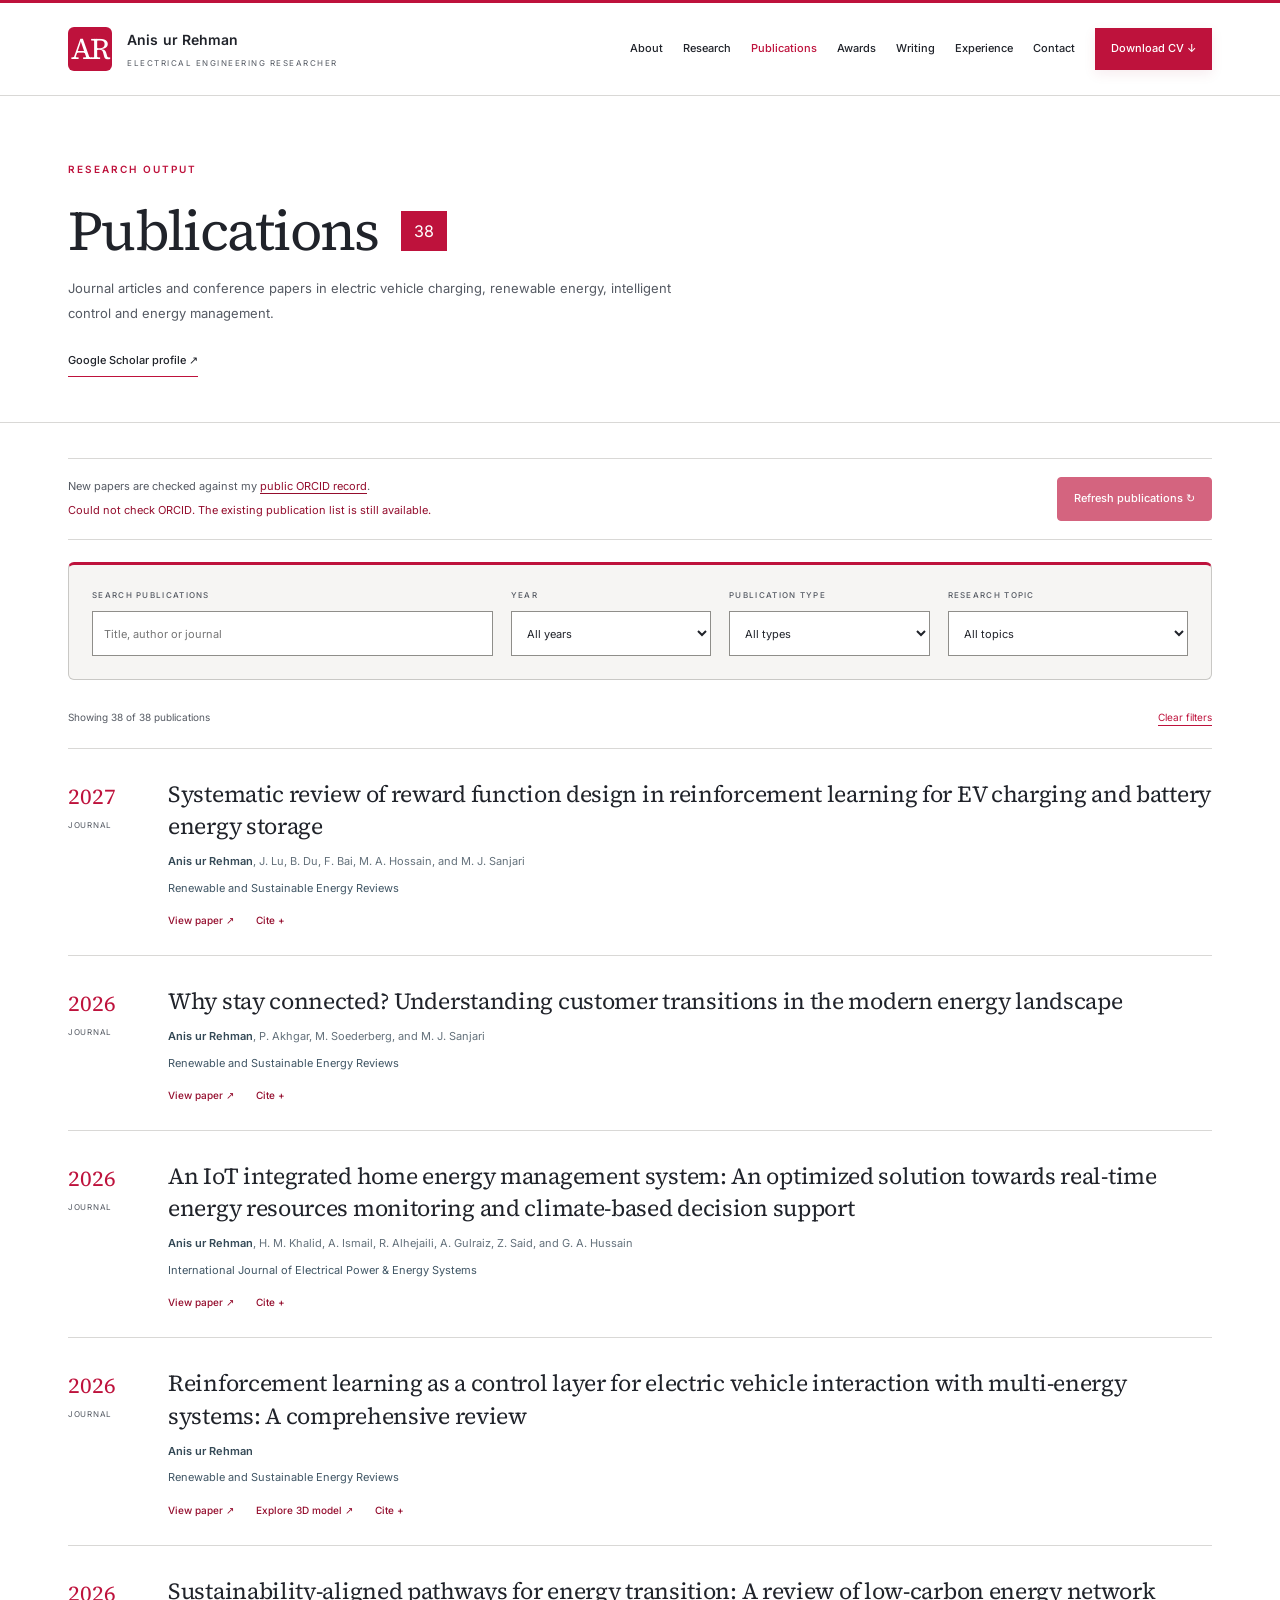
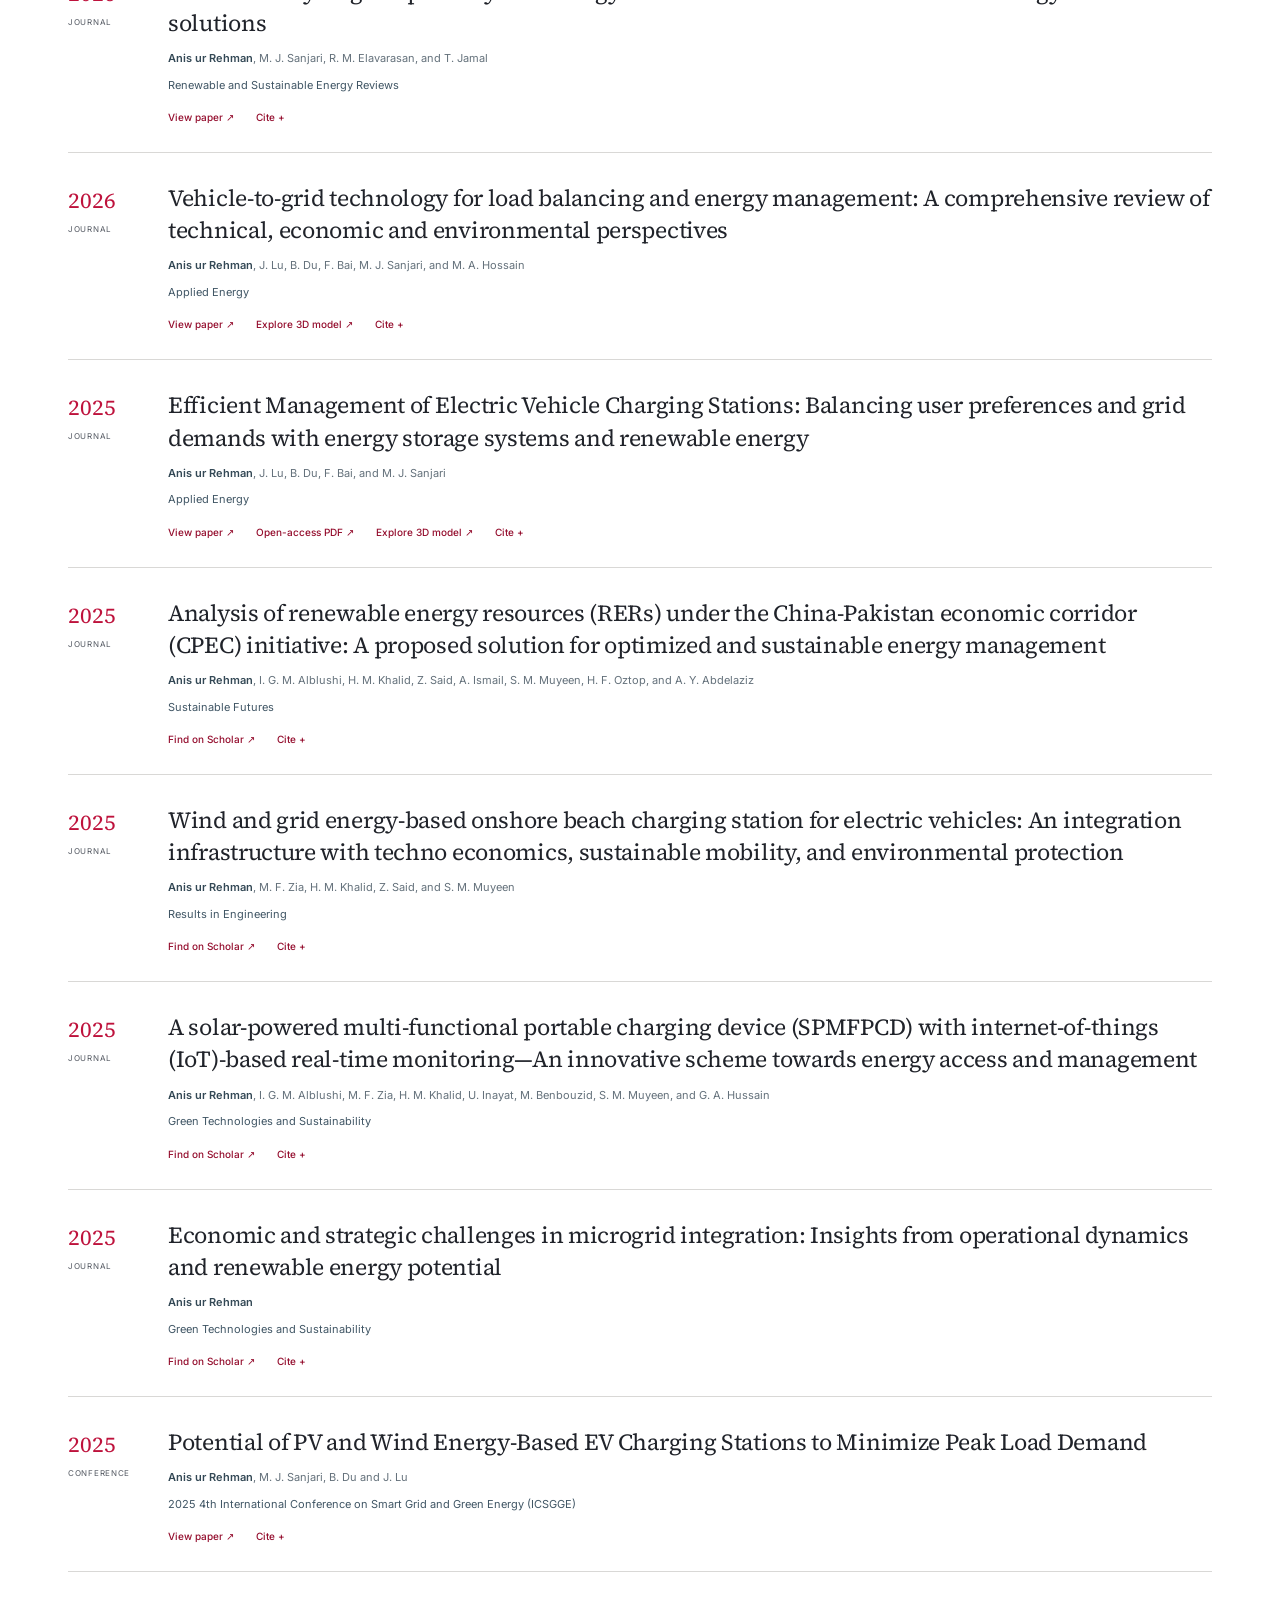
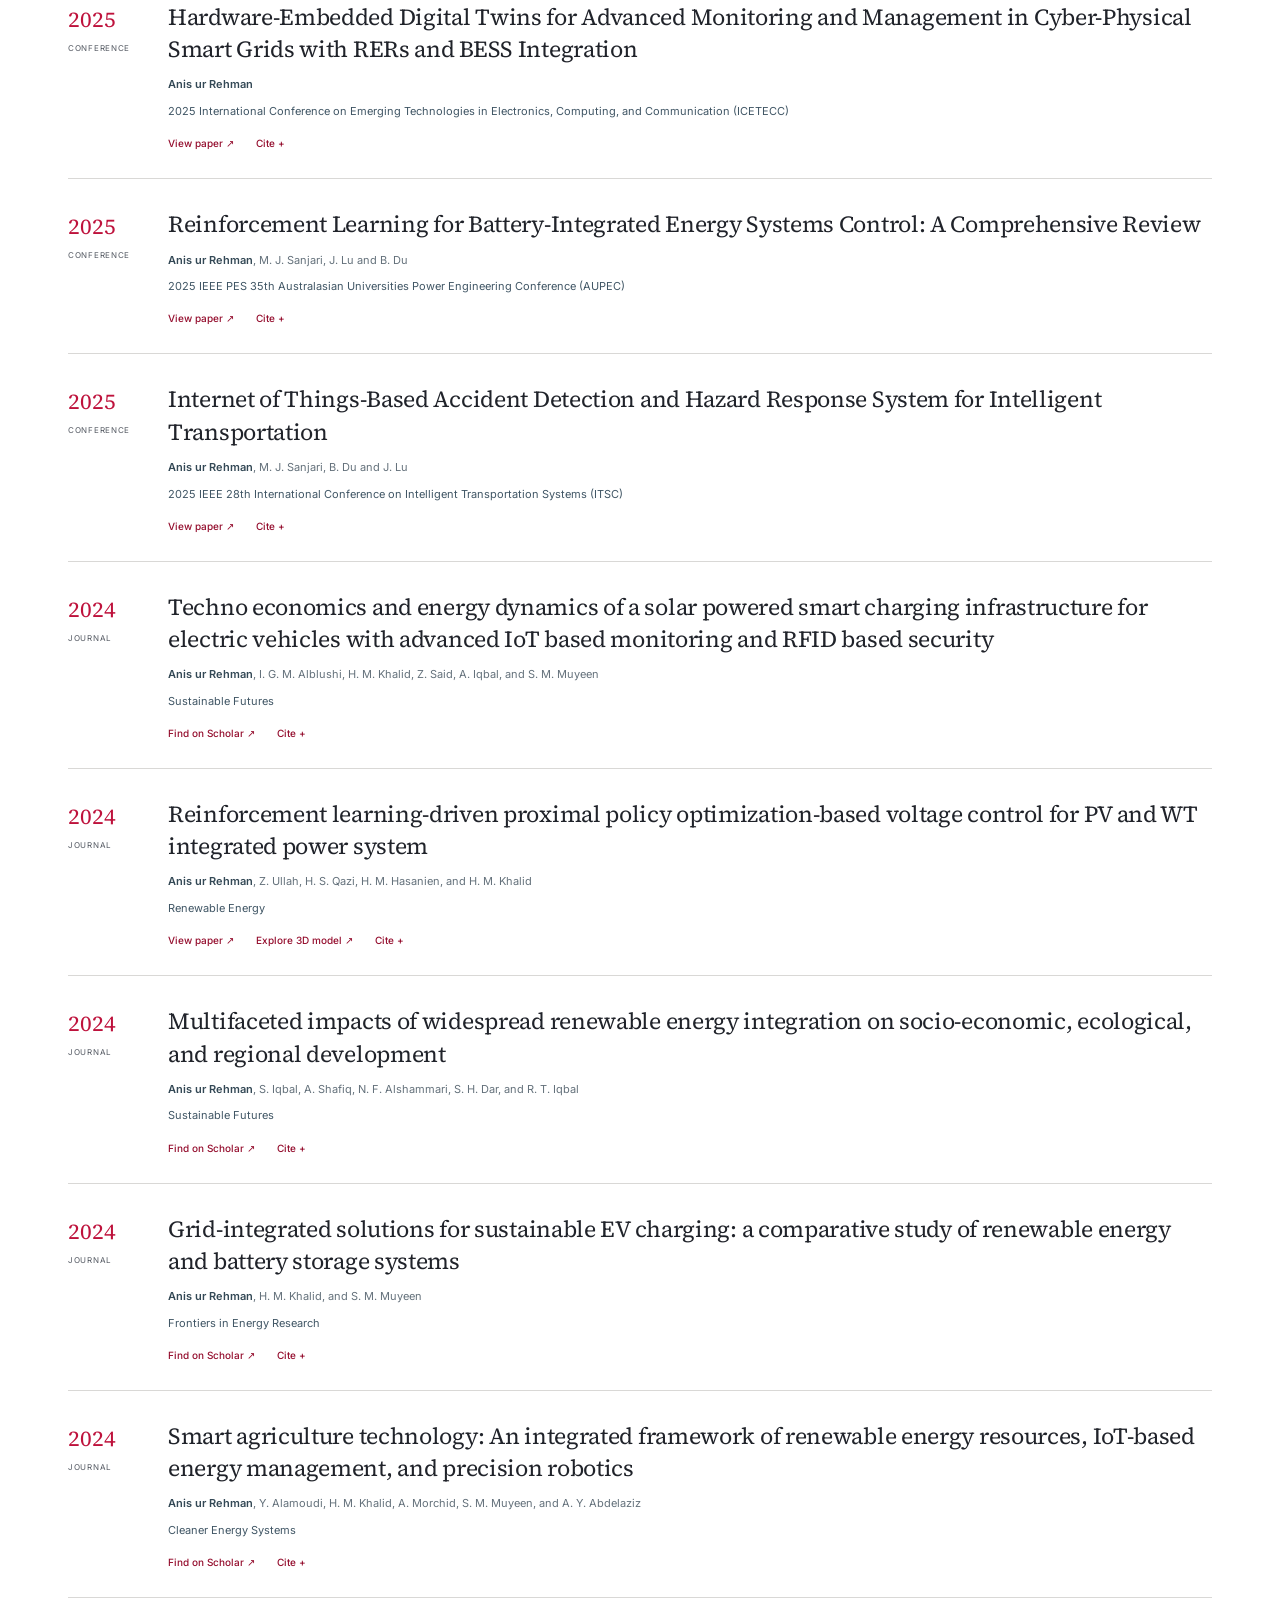
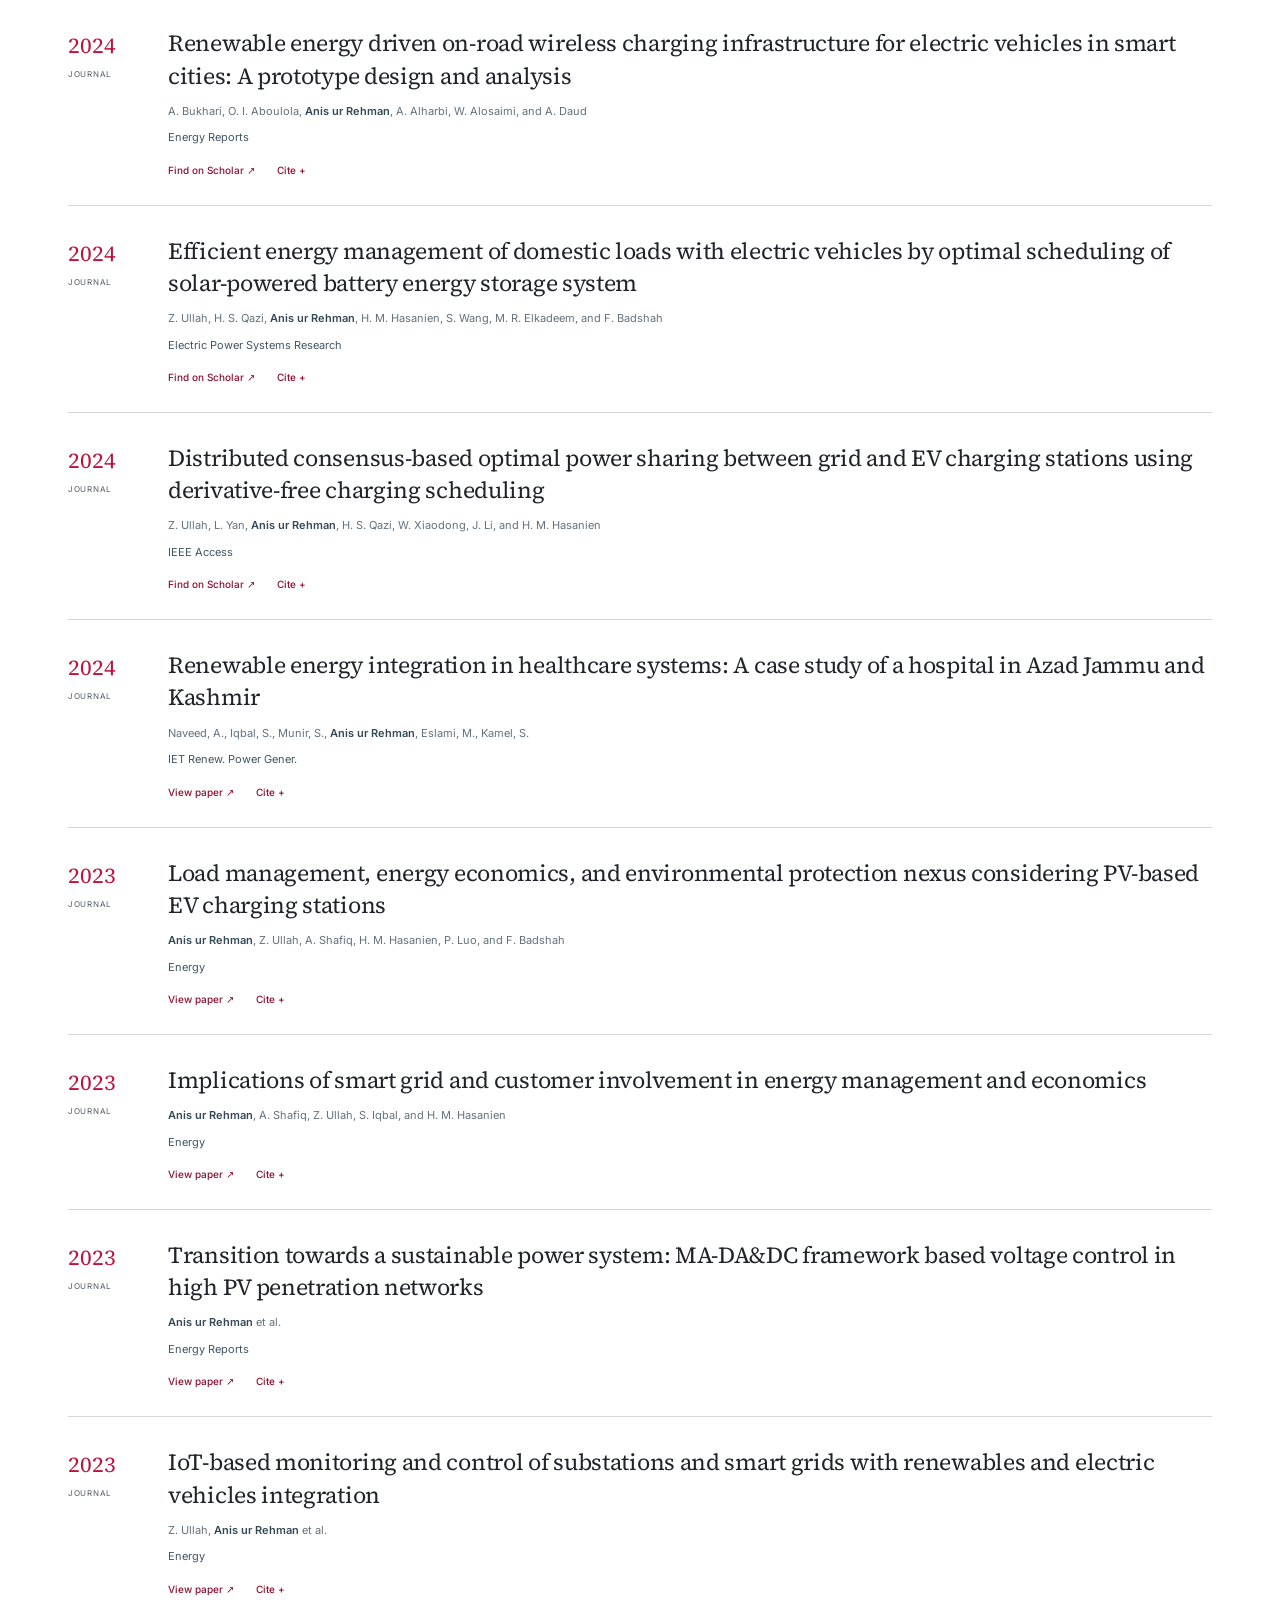
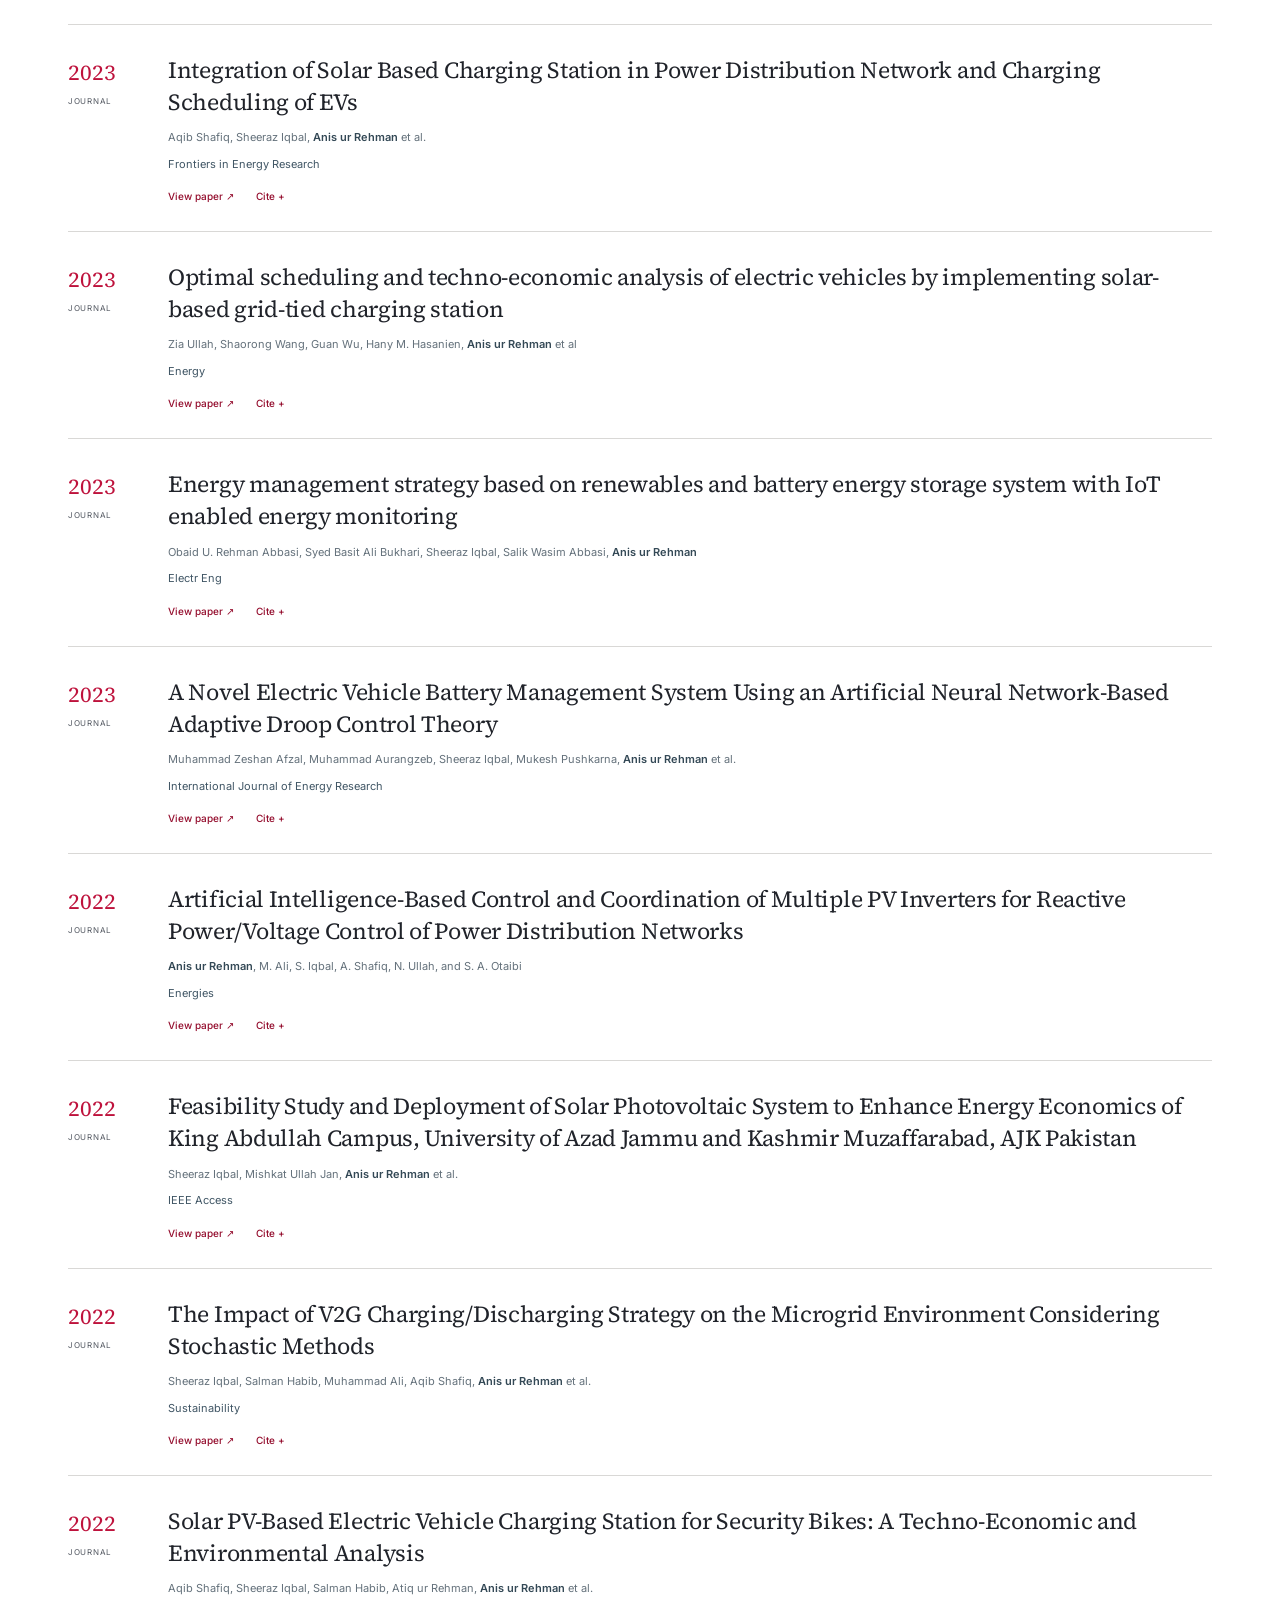
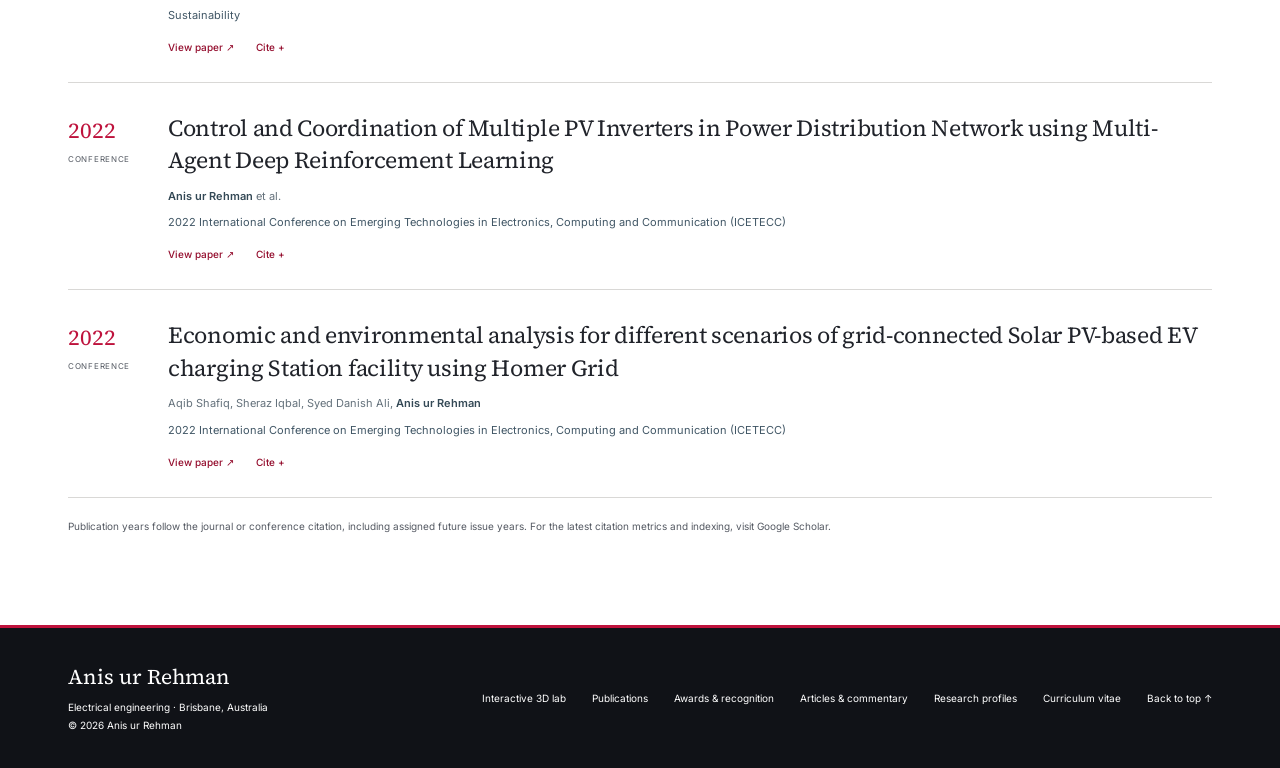
<file: publications.html>
<!doctype html><html lang="en"><head><meta charset="utf-8"><meta name="viewport" content="width=device-width, initial-scale=1">
<title>Publications | Anis ur Rehman</title><meta name="description" content="Explore journal articles and conference papers by Anis ur Rehman on electric vehicles, renewable energy, reinforcement learning and energy management."><meta name="theme-color" content="#ffffff">
<link rel="canonical" href="https://anis-rehman-skitch.github.io/publications.html"><link rel="icon" type="image/svg+xml" href="assets/favicon.svg">
<meta property="og:type" content="website"><meta property="og:title" content="Publications | Anis ur Rehman"><meta property="og:description" content="Explore journal articles and conference papers by Anis ur Rehman on electric vehicles, renewable energy, reinforcement learning and energy management."><meta property="og:url" content="https://anis-rehman-skitch.github.io/publications.html"><meta property="og:image" content="https://anis-rehman-skitch.github.io/assets/anis-ur-rehman.png"><meta property="og:image:alt" content="Anis ur Rehman">
<meta name="twitter:card" content="summary"><link rel="preload" href="assets/fonts/source-serif-4-latin.woff2" as="font" type="font/woff2" crossorigin><link rel="stylesheet" href="assets/styles.css"><link rel="stylesheet" href="assets/refinement.css"><link rel="stylesheet" href="assets/white-theme.css"><link rel="stylesheet" href="assets/recognition.css"><link rel="stylesheet" href="assets/metrics.css"><link rel="stylesheet" href="assets/crimson-theme.css"><link rel="stylesheet" href="assets/publication-sync.css"><link rel="stylesheet" href="assets/research-models.css"><script defer src="assets/site.js"></script>
<script type="application/ld+json">{"@context": "https://schema.org", "@type": "Person", "name": "Anis ur Rehman", "url": "https://anis-rehman-skitch.github.io", "image": "https://anis-rehman-skitch.github.io/assets/anis-ur-rehman.png", "jobTitle": "PhD researcher in Electrical Engineering", "affiliation": {"@type": "CollegeOrUniversity", "name": "Griffith University"}, "sameAs": ["https://scholar.google.com/citations?user=l1f8c9QAAAAJ&hl=en", "https://www.scopus.com/authid/detail.uri?authorId=57188699449", "https://orcid.org/0000-0002-1878-4523", "https://www.linkedin.com/in/engr-anis-ur-rehman-a8a135166", "https://www.racefor2030.com.au/team/anis-ur-rehman/"], "identifier": {"@type": "PropertyValue", "propertyID": "Scopus Author ID", "value": "57188699449"}, "knowsAbout": ["Electric vehicle charging", "Reinforcement learning", "Energy management", "Renewable energy", "Vehicle-to-grid technology"]}</script></head><body id="top"><a class="skip-link" href="#main">Skip to content</a><header class="site-header"><div class="wrap header-inner">
<a class="brand" href="index.html" aria-label="Anis ur Rehman home"><span class="monogram" aria-hidden="true">AR</span><span class="brand-name">Anis ur Rehman<span class="brand-sub">Electrical Engineering Researcher</span></span></a>
<button class="menu-toggle" type="button" aria-expanded="false" aria-controls="main-nav">Menu</button>
<nav class="main-nav" id="main-nav" aria-label="Main navigation"><a href="index.html#about">About</a><a href="index.html#research">Research</a><a href="publications.html" aria-current="page">Publications</a><a href="recognition.html" >Awards</a><a href="index.html#writing">Writing</a><a href="index.html#experience">Experience</a><a href="index.html#contact">Contact</a><a class="nav-cv" href="assets/Anis-ur-Rehman-CV.pdf" download>Download CV ↓</a></nav>
</div></header><main id="main"><section class="page-hero"><div class="wrap"><p class="eyebrow">Research output</p><h1>Publications<span class="page-count" data-publication-count="total">38</span></h1><p>Journal articles and conference papers in electric vehicle charging, renewable energy, intelligent control and energy management.</p><a href="https://scholar.google.com/citations?user=l1f8c9QAAAAJ&amp;hl=en" target="_blank" rel="noopener noreferrer" class="text-link">Google Scholar profile ↗</a></div></section><section class="catalogue-section" aria-label="Publication catalogue"><div class="wrap"><div class="publication-sync"><div><p class="publication-sync-note">New papers are checked against my <a href="https://orcid.org/0000-0002-1878-4523" target="_blank" rel="noopener noreferrer" class="">public ORCID record</a>.</p><p class="publication-sync-status" data-publication-sync-status role="status" aria-live="polite">Showing the saved publication list.</p></div><button class="publication-refresh" type="button" data-refresh-publications disabled>Refresh publications ↻</button></div><form class="filters" id="publication-filters" role="search"><div class="filter-field"><label for="pub-search">Search publications</label><input id="pub-search" type="search" placeholder="Title, author or journal" autocomplete="off"></div><div class="filter-field"><label for="pub-year">Year</label><select id="pub-year"><option value="">All years</option><option value="2027">2027</option><option value="2026">2026</option><option value="2025">2025</option><option value="2024">2024</option><option value="2023">2023</option><option value="2022">2022</option></select></div><div class="filter-field"><label for="pub-type">Publication type</label><select id="pub-type"><option value="">All types</option><option>Journal article</option><option>Conference paper</option></select></div><div class="filter-field"><label for="pub-topic">Research topic</label><select id="pub-topic"><option value="">All topics</option><option>EV charging</option><option>Reinforcement learning</option><option>Renewable energy</option><option>Energy management</option><option>IoT &amp; monitoring</option></select></div></form><noscript><p class="noscript-note">All publications are listed below. Enable JavaScript to search, filter or copy citations.</p></noscript><div class="results-toolbar"><p class="result-count" role="status" aria-live="polite">Showing 38 of 38 publications</p><button class="reset-filters" type="button">Clear filters</button></div><div class="publication-list catalogue-list"><article class="publication" data-publication-id="1" data-search="systematic review of reward function design in reinforcement learning for ev charging and battery energy storage anis ur rehman, j. lu, b. du, f. bai, m. a. hossain, and m. j. sanjari renewable and sustainable energy reviews 2027 ev charging reinforcement learning energy management" data-year="2027" data-type="Journal article" data-topics="EV charging|Reinforcement learning|Energy management">
<div class="pub-year">2027<span class="pub-type">Journal</span></div><div class="pub-body"><h3><a href="https://doi.org/10.1016/j.rser.2026.117366" target="_blank" rel="noopener noreferrer" class="">Systematic review of reward function design in reinforcement learning for EV charging and battery energy storage</a></h3><p class="pub-authors"><strong>Anis ur Rehman</strong>, J. Lu, B. Du, F. Bai, M. A. Hossain, and M. J. Sanjari</p><p class="pub-venue">Renewable and Sustainable Energy Reviews</p>
<div class="pub-actions"><a href="https://doi.org/10.1016/j.rser.2026.117366" target="_blank" rel="noopener noreferrer" class="">View paper ↗</a><button type="button" class="citation-toggle" aria-controls="pub-1" aria-expanded="false">Cite +</button></div>
<div class="citation-box" id="pub-1" hidden><p>Anis ur Rehman, J. Lu, B. Du, F. Bai, M. A. Hossain, and M. J. Sanjari, “Systematic review of reward function design in reinforcement learning for EV charging and battery energy storage,” Renew. Sustain. Energy Rev., vol. 243, Art. no. 117366, 2027, doi: 10.1016/j.rser.2026.117366.</p><button type="button" class="copy-citation">Copy citation</button></div></div></article><article class="publication" data-publication-id="2" data-search="why stay connected? understanding customer transitions in the modern energy landscape anis ur rehman, p. akhgar, m. soederberg, and m. j. sanjari renewable and sustainable energy reviews 2026 energy management" data-year="2026" data-type="Journal article" data-topics="Energy management">
<div class="pub-year">2026<span class="pub-type">Journal</span></div><div class="pub-body"><h3><a href="https://doi.org/10.1016/j.rser.2026.117270" target="_blank" rel="noopener noreferrer" class="">Why stay connected? Understanding customer transitions in the modern energy landscape</a></h3><p class="pub-authors"><strong>Anis ur Rehman</strong>, P. Akhgar, M. Soederberg, and M. J. Sanjari</p><p class="pub-venue">Renewable and Sustainable Energy Reviews</p>
<div class="pub-actions"><a href="https://doi.org/10.1016/j.rser.2026.117270" target="_blank" rel="noopener noreferrer" class="">View paper ↗</a><button type="button" class="citation-toggle" aria-controls="pub-2" aria-expanded="false">Cite +</button></div>
<div class="citation-box" id="pub-2" hidden><p>Anis ur Rehman, P. Akhgar, M. Soederberg, and M. J. Sanjari, “Why stay connected? Understanding customer transitions in the modern energy landscape,” Renew. Sustain. Energy Rev., vol. 241, Art. no. 117270, 2026, doi: 10.1016/j.rser.2026.117270.</p><button type="button" class="copy-citation">Copy citation</button></div></div></article><article class="publication" data-publication-id="3" data-search="an iot integrated home energy management system: an optimized solution towards real-time energy resources monitoring and climate-based decision support anis ur rehman, h. m. khalid, a. ismail, r. alhejaili, a. gulraiz, z. said, and g. a. hussain international journal of electrical power &amp; energy systems 2026 iot &amp; monitoring energy management" data-year="2026" data-type="Journal article" data-topics="IoT &amp; monitoring|Energy management">
<div class="pub-year">2026<span class="pub-type">Journal</span></div><div class="pub-body"><h3><a href="https://doi.org/10.1016/j.ijepes.2026.111836" target="_blank" rel="noopener noreferrer" class="">An IoT integrated home energy management system: An optimized solution towards real-time energy resources monitoring and climate-based decision support</a></h3><p class="pub-authors"><strong>Anis ur Rehman</strong>, H. M. Khalid, A. Ismail, R. Alhejaili, A. Gulraiz, Z. Said, and G. A. Hussain</p><p class="pub-venue">International Journal of Electrical Power &amp; Energy Systems</p>
<div class="pub-actions"><a href="https://doi.org/10.1016/j.ijepes.2026.111836" target="_blank" rel="noopener noreferrer" class="">View paper ↗</a><button type="button" class="citation-toggle" aria-controls="pub-3" aria-expanded="false">Cite +</button></div>
<div class="citation-box" id="pub-3" hidden><p>Anis ur Rehman, H. M. Khalid, A. Ismail, R. Alhejaili, A. Gulraiz, Z. Said, and G. A. Hussain, “An IoT integrated home energy management system: An optimized solution towards real-time energy resources monitoring and climate-based decision support,” International Journal of Electrical Power &amp; Energy Systems, vol. 177, p. 111836, 2026, doi: 10.1016/j.ijepes.2026.111836.</p><button type="button" class="copy-citation">Copy citation</button></div></div></article><article class="publication" data-publication-id="4" data-search="reinforcement learning as a control layer for electric vehicle interaction with multi-energy systems: a comprehensive review anis ur rehman renewable and sustainable energy reviews 2026 ev charging reinforcement learning energy management" data-year="2026" data-type="Journal article" data-topics="EV charging|Reinforcement learning|Energy management">
<div class="pub-year">2026<span class="pub-type">Journal</span></div><div class="pub-body"><h3><a href="https://doi.org/10.1016/j.rser.2026.116733" target="_blank" rel="noopener noreferrer" class="">Reinforcement learning as a control layer for electric vehicle interaction with multi-energy systems: A comprehensive review</a></h3><p class="pub-authors"><strong>Anis ur Rehman</strong></p><p class="pub-venue">Renewable and Sustainable Energy Reviews</p>
<div class="pub-actions"><a href="https://doi.org/10.1016/j.rser.2026.116733" target="_blank" rel="noopener noreferrer" class="">View paper ↗</a><a class="model-paper-link" href="research-lab.html?model=multi-energy">Explore 3D model ↗</a><button type="button" class="citation-toggle" aria-controls="pub-4" aria-expanded="false">Cite +</button></div>
<div class="citation-box" id="pub-4" hidden><p>Anis ur Rehman, “Reinforcement learning as a control layer for electric vehicle interaction with multi-energy systems: A comprehensive review,” Renew. Sustain. Energy Rev., vol. 231, p. 116733, 2026, doi: 10.1016/j.rser.2026.116733.</p><button type="button" class="copy-citation">Copy citation</button></div></div></article><article class="publication" data-publication-id="5" data-search="sustainability-aligned pathways for energy transition: a review of low-carbon energy network solutions anis ur rehman, m. j. sanjari, r. m. elavarasan, and t. jamal renewable and sustainable energy reviews 2026 renewable energy energy management" data-year="2026" data-type="Journal article" data-topics="Renewable energy|Energy management">
<div class="pub-year">2026<span class="pub-type">Journal</span></div><div class="pub-body"><h3><a href="https://doi.org/10.1016/j.rser.2025.116428" target="_blank" rel="noopener noreferrer" class="">Sustainability-aligned pathways for energy transition: A review of low-carbon energy network solutions</a></h3><p class="pub-authors"><strong>Anis ur Rehman</strong>, M. J. Sanjari, R. M. Elavarasan, and T. Jamal</p><p class="pub-venue">Renewable and Sustainable Energy Reviews</p>
<div class="pub-actions"><a href="https://doi.org/10.1016/j.rser.2025.116428" target="_blank" rel="noopener noreferrer" class="">View paper ↗</a><button type="button" class="citation-toggle" aria-controls="pub-5" aria-expanded="false">Cite +</button></div>
<div class="citation-box" id="pub-5" hidden><p>Anis ur Rehman, M. J. Sanjari, R. M. Elavarasan, and T. Jamal, “Sustainability-aligned pathways for energy transition: A review of low-carbon energy network solutions,” Renewable and Sustainable Energy Reviews, vol. 226, pp. 116428, 2026.</p><button type="button" class="copy-citation">Copy citation</button></div></div></article><article class="publication" data-publication-id="6" data-search="vehicle-to-grid technology for load balancing and energy management: a comprehensive review of technical, economic and environmental perspectives anis ur rehman, j. lu, b. du, f. bai, m. j. sanjari, and m. a. hossain applied energy 2026 ev charging energy management" data-year="2026" data-type="Journal article" data-topics="EV charging|Energy management">
<div class="pub-year">2026<span class="pub-type">Journal</span></div><div class="pub-body"><h3><a href="https://doi.org/10.1016/j.apenergy.2025.126974" target="_blank" rel="noopener noreferrer" class="">Vehicle-to-grid technology for load balancing and energy management: A comprehensive review of technical, economic and environmental perspectives</a></h3><p class="pub-authors"><strong>Anis ur Rehman</strong>, J. Lu, B. Du, F. Bai, M. J. Sanjari, and M. A. Hossain</p><p class="pub-venue">Applied Energy</p>
<div class="pub-actions"><a href="https://doi.org/10.1016/j.apenergy.2025.126974" target="_blank" rel="noopener noreferrer" class="">View paper ↗</a><a class="model-paper-link" href="research-lab.html?model=v2g">Explore 3D model ↗</a><button type="button" class="citation-toggle" aria-controls="pub-6" aria-expanded="false">Cite +</button></div>
<div class="citation-box" id="pub-6" hidden><p>Anis ur Rehman, J. Lu, B. Du, F. Bai, M. J. Sanjari, and M. A. Hossain, “Vehicle-to-grid technology for load balancing and energy management: A comprehensive review of technical, economic and environmental perspectives,” Applied Energy, vol. 402, pp. 126974, 2026.</p><button type="button" class="copy-citation">Copy citation</button></div></div></article><article class="publication" data-publication-id="7" data-search="efficient management of electric vehicle charging stations: balancing user preferences and grid demands with energy storage systems and renewable energy anis ur rehman, j. lu, b. du, f. bai, and m. j. sanjari applied energy 2025 ev charging renewable energy energy management" data-year="2025" data-type="Journal article" data-topics="EV charging|Renewable energy|Energy management">
<div class="pub-year">2025<span class="pub-type">Journal</span></div><div class="pub-body"><h3><a href="https://doi.org/10.1016/j.apenergy.2025.126147" target="_blank" rel="noopener noreferrer" class="">Efficient Management of Electric Vehicle Charging Stations: Balancing user preferences and grid demands with energy storage systems and renewable energy</a></h3><p class="pub-authors"><strong>Anis ur Rehman</strong>, J. Lu, B. Du, F. Bai, and M. J. Sanjari</p><p class="pub-venue">Applied Energy</p>
<div class="pub-actions"><a href="https://doi.org/10.1016/j.apenergy.2025.126147" target="_blank" rel="noopener noreferrer" class="">View paper ↗</a><a href="https://research-repository.griffith.edu.au/bitstreams/e0a24eb9-0f41-4ce3-aa4a-14484f7c38bb/download" target="_blank" rel="noopener noreferrer" class="">Open-access PDF ↗</a><a class="model-paper-link" href="research-lab.html?model=charging">Explore 3D model ↗</a><button type="button" class="citation-toggle" aria-controls="pub-7" aria-expanded="false">Cite +</button></div>
<div class="citation-box" id="pub-7" hidden><p>Anis ur Rehman, J. Lu, B. Du, F. Bai, and M. J. Sanjari, “Efficient Management of Electric Vehicle Charging Stations: Balancing user preferences and grid demands with energy storage systems and renewable energy,” Applied Energy, vol. 393, pp. 126147, 2025.</p><button type="button" class="copy-citation">Copy citation</button></div></div></article><article class="publication" data-publication-id="8" data-search="analysis of renewable energy resources (rers) under the china-pakistan economic corridor (cpec) initiative: a proposed solution for optimized and sustainable energy management anis ur rehman, i. g. m. alblushi, h. m. khalid, z. said, a. ismail, s. m. muyeen, h. f. oztop, and a. y. abdelaziz sustainable futures 2025 renewable energy energy management" data-year="2025" data-type="Journal article" data-topics="Renewable energy|Energy management">
<div class="pub-year">2025<span class="pub-type">Journal</span></div><div class="pub-body"><h3><a href="https://scholar.google.com/scholar?q=%22Analysis%20of%20renewable%20energy%20resources%20%28RERs%29%20under%20the%20China-Pakistan%20economic%20corridor%20%28CPEC%29%20initiative%3A%20A%20proposed%20solution%20for%20optimized%20and%20sustainable%20energy%20management%22" target="_blank" rel="noopener noreferrer" class="">Analysis of renewable energy resources (RERs) under the China-Pakistan economic corridor (CPEC) initiative: A proposed solution for optimized and sustainable energy management</a></h3><p class="pub-authors"><strong>Anis ur Rehman</strong>, I. G. M. Alblushi, H. M. Khalid, Z. Said, A. Ismail, S. M. Muyeen, H. F. Oztop, and A. Y. Abdelaziz</p><p class="pub-venue">Sustainable Futures</p>
<div class="pub-actions"><a href="https://scholar.google.com/scholar?q=%22Analysis%20of%20renewable%20energy%20resources%20%28RERs%29%20under%20the%20China-Pakistan%20economic%20corridor%20%28CPEC%29%20initiative%3A%20A%20proposed%20solution%20for%20optimized%20and%20sustainable%20energy%20management%22" target="_blank" rel="noopener noreferrer" class="">Find on Scholar ↗</a><button type="button" class="citation-toggle" aria-controls="pub-8" aria-expanded="false">Cite +</button></div>
<div class="citation-box" id="pub-8" hidden><p>Anis ur Rehman, I. G. M. Alblushi, H. M. Khalid, Z. Said, A. Ismail, S. M. Muyeen, H. F. Oztop, and A. Y. Abdelaziz, “Analysis of renewable energy resources (RERs) under the China-Pakistan economic corridor (CPEC) initiative: A proposed solution for optimized and sustainable energy management,” Sustainable Futures, vol. 10, no. 100826, Jun. 2025.</p><button type="button" class="copy-citation">Copy citation</button></div></div></article><article class="publication" data-publication-id="9" data-search="wind and grid energy-based onshore beach charging station for electric vehicles: an integration infrastructure with techno economics, sustainable mobility, and environmental protection anis ur rehman, m. f. zia, h. m. khalid, z. said, and s. m. muyeen results in engineering 2025 ev charging renewable energy" data-year="2025" data-type="Journal article" data-topics="EV charging|Renewable energy">
<div class="pub-year">2025<span class="pub-type">Journal</span></div><div class="pub-body"><h3><a href="https://scholar.google.com/scholar?q=%22Wind%20and%20grid%20energy-based%20onshore%20beach%20charging%20station%20for%20electric%20vehicles%3A%20An%20integration%20infrastructure%20with%20techno%20economics%2C%20sustainable%20mobility%2C%20and%20environmental%20protection%22" target="_blank" rel="noopener noreferrer" class="">Wind and grid energy-based onshore beach charging station for electric vehicles: An integration infrastructure with techno economics, sustainable mobility, and environmental protection</a></h3><p class="pub-authors"><strong>Anis ur Rehman</strong>, M. F. Zia, H. M. Khalid, Z. Said, and S. M. Muyeen</p><p class="pub-venue">Results in Engineering</p>
<div class="pub-actions"><a href="https://scholar.google.com/scholar?q=%22Wind%20and%20grid%20energy-based%20onshore%20beach%20charging%20station%20for%20electric%20vehicles%3A%20An%20integration%20infrastructure%20with%20techno%20economics%2C%20sustainable%20mobility%2C%20and%20environmental%20protection%22" target="_blank" rel="noopener noreferrer" class="">Find on Scholar ↗</a><button type="button" class="citation-toggle" aria-controls="pub-9" aria-expanded="false">Cite +</button></div>
<div class="citation-box" id="pub-9" hidden><p>Anis ur Rehman, M. F. Zia, H. M. Khalid, Z. Said, and S. M. Muyeen, “Wind and grid energy-based onshore beach charging station for electric vehicles: An integration infrastructure with techno economics, sustainable mobility, and environmental protection,” Results in Engineering, vol. 26, pp. 105113, 2025.</p><button type="button" class="copy-citation">Copy citation</button></div></div></article><article class="publication" data-publication-id="19" data-search="a solar-powered multi-functional portable charging device (spmfpcd) with internet-of-things (iot)-based real-time monitoring—an innovative scheme towards energy access and management anis ur rehman, i. g. m. alblushi, m. f. zia, h. m. khalid, u. inayat, m. benbouzid, s. m. muyeen, and g. a. hussain green technologies and sustainability 2025 renewable energy iot &amp; monitoring energy management" data-year="2025" data-type="Journal article" data-topics="Renewable energy|IoT &amp; monitoring|Energy management">
<div class="pub-year">2025<span class="pub-type">Journal</span></div><div class="pub-body"><h3><a href="https://scholar.google.com/scholar?q=%22A%20solar-powered%20multi-functional%20portable%20charging%20device%20%28SPMFPCD%29%20with%20internet-of-things%20%28IoT%29-based%20real-time%20monitoring%E2%80%94An%20innovative%20scheme%20towards%20energy%20access%20and%20management%22" target="_blank" rel="noopener noreferrer" class="">A solar-powered multi-functional portable charging device (SPMFPCD) with internet-of-things (IoT)-based real-time monitoring—An innovative scheme towards energy access and management</a></h3><p class="pub-authors"><strong>Anis ur Rehman</strong>, I. G. M. Alblushi, M. F. Zia, H. M. Khalid, U. Inayat, M. Benbouzid, S. M. Muyeen, and G. A. Hussain</p><p class="pub-venue">Green Technologies and Sustainability</p>
<div class="pub-actions"><a href="https://scholar.google.com/scholar?q=%22A%20solar-powered%20multi-functional%20portable%20charging%20device%20%28SPMFPCD%29%20with%20internet-of-things%20%28IoT%29-based%20real-time%20monitoring%E2%80%94An%20innovative%20scheme%20towards%20energy%20access%20and%20management%22" target="_blank" rel="noopener noreferrer" class="">Find on Scholar ↗</a><button type="button" class="citation-toggle" aria-controls="pub-19" aria-expanded="false">Cite +</button></div>
<div class="citation-box" id="pub-19" hidden><p>Anis ur Rehman, I. G. M. Alblushi, M. F. Zia, H. M. Khalid, U. Inayat, M. Benbouzid, S. M. Muyeen, and G. A. Hussain, “A solar-powered multi-functional portable charging device (SPMFPCD) with internet-of-things (IoT)-based real-time monitoring—An innovative scheme towards energy access and management,” Green Technologies and Sustainability, vol. 3, no. 1, pp. 100134, 2025.</p><button type="button" class="copy-citation">Copy citation</button></div></div></article><article class="publication" data-publication-id="20" data-search="economic and strategic challenges in microgrid integration: insights from operational dynamics and renewable energy potential anis ur rehman green technologies and sustainability 2025 renewable energy energy management" data-year="2025" data-type="Journal article" data-topics="Renewable energy|Energy management">
<div class="pub-year">2025<span class="pub-type">Journal</span></div><div class="pub-body"><h3><a href="https://scholar.google.com/scholar?q=%22Economic%20and%20strategic%20challenges%20in%20microgrid%20integration%3A%20Insights%20from%20operational%20dynamics%20and%20renewable%20energy%20potential%22" target="_blank" rel="noopener noreferrer" class="">Economic and strategic challenges in microgrid integration: Insights from operational dynamics and renewable energy potential</a></h3><p class="pub-authors"><strong>Anis ur Rehman</strong></p><p class="pub-venue">Green Technologies and Sustainability</p>
<div class="pub-actions"><a href="https://scholar.google.com/scholar?q=%22Economic%20and%20strategic%20challenges%20in%20microgrid%20integration%3A%20Insights%20from%20operational%20dynamics%20and%20renewable%20energy%20potential%22" target="_blank" rel="noopener noreferrer" class="">Find on Scholar ↗</a><button type="button" class="citation-toggle" aria-controls="pub-20" aria-expanded="false">Cite +</button></div>
<div class="citation-box" id="pub-20" hidden><p>Anis ur Rehman, “Economic and strategic challenges in microgrid integration: Insights from operational dynamics and renewable energy potential,” Green Technologies and Sustainability, vol. 3, no. 1, pp. 100130, 2025.</p><button type="button" class="copy-citation">Copy citation</button></div></div></article><article class="publication" data-publication-id="34" data-search="potential of pv and wind energy-based ev charging stations to minimize peak load demand anis ur rehman, m. j. sanjari, b. du and j. lu 2025 4th international conference on smart grid and green energy (icsgge) 2025 renewable energy ev charging energy management" data-year="2025" data-type="Conference paper" data-topics="Renewable energy|EV charging|Energy management">
<div class="pub-year">2025<span class="pub-type">Conference</span></div><div class="pub-body"><h3><a href="https://doi.org/10.1109/ICSGGE64667.2025.10985236" target="_blank" rel="noopener noreferrer" class="">Potential of PV and Wind Energy-Based EV Charging Stations to Minimize Peak Load Demand</a></h3><p class="pub-authors"><strong>Anis ur Rehman</strong>, M. J. Sanjari, B. Du and J. Lu</p><p class="pub-venue">2025 4th International Conference on Smart Grid and Green Energy (ICSGGE)</p>
<div class="pub-actions"><a href="https://doi.org/10.1109/ICSGGE64667.2025.10985236" target="_blank" rel="noopener noreferrer" class="">View paper ↗</a><button type="button" class="citation-toggle" aria-controls="pub-34" aria-expanded="false">Cite +</button></div>
<div class="citation-box" id="pub-34" hidden><p>Anis ur Rehman, M. J. Sanjari, B. Du and J. Lu, &quot;Potential of PV and Wind Energy-Based EV Charging Stations to Minimize Peak Load Demand,&quot; 2025 4th International Conference on Smart Grid and Green Energy (ICSGGE), Sydney, Australia, 2025, pp. 443-448, doi: 10.1109/ICSGGE64667.2025.10985236.</p><button type="button" class="copy-citation">Copy citation</button></div></div></article><article class="publication" data-publication-id="35" data-search="hardware-embedded digital twins for advanced monitoring and management in cyber-physical smart grids with rers and bess integration anis ur rehman 2025 international conference on emerging technologies in electronics, computing, and communication (icetecc) 2025 renewable energy iot &amp; monitoring energy management" data-year="2025" data-type="Conference paper" data-topics="Renewable energy|IoT &amp; monitoring|Energy management">
<div class="pub-year">2025<span class="pub-type">Conference</span></div><div class="pub-body"><h3><a href="https://doi.org/10.1109/ICETECC65365.2025.11071254" target="_blank" rel="noopener noreferrer" class="">Hardware-Embedded Digital Twins for Advanced Monitoring and Management in Cyber-Physical Smart Grids with RERs and BESS Integration</a></h3><p class="pub-authors"><strong>Anis ur Rehman</strong></p><p class="pub-venue">2025 International Conference on Emerging Technologies in Electronics, Computing, and Communication (ICETECC)</p>
<div class="pub-actions"><a href="https://doi.org/10.1109/ICETECC65365.2025.11071254" target="_blank" rel="noopener noreferrer" class="">View paper ↗</a><button type="button" class="citation-toggle" aria-controls="pub-35" aria-expanded="false">Cite +</button></div>
<div class="citation-box" id="pub-35" hidden><p>Anis ur Rehman, &quot;Hardware-Embedded Digital Twins for Advanced Monitoring and Management in Cyber-Physical Smart Grids with RERs and BESS Integration,&quot; 2025 International Conference on Emerging Technologies in Electronics, Computing, and Communication (ICETECC), Jamshoro, Pakistan, 2025, pp. 1-6, doi: 10.1109/ICETECC65365.2025.11071254.</p><button type="button" class="copy-citation">Copy citation</button></div></div></article><article class="publication" data-publication-id="36" data-search="reinforcement learning for battery-integrated energy systems control: a comprehensive review anis ur rehman, m. j. sanjari, j. lu and b. du 2025 ieee pes 35th australasian universities power engineering conference (aupec) 2025 reinforcement learning energy management" data-year="2025" data-type="Conference paper" data-topics="Reinforcement learning|Energy management">
<div class="pub-year">2025<span class="pub-type">Conference</span></div><div class="pub-body"><h3><a href="https://doi.org/10.1109/AUPEC66173.2025.11219647" target="_blank" rel="noopener noreferrer" class="">Reinforcement Learning for Battery-Integrated Energy Systems Control: A Comprehensive Review</a></h3><p class="pub-authors"><strong>Anis ur Rehman</strong>, M. J. Sanjari, J. Lu and B. Du</p><p class="pub-venue">2025 IEEE PES 35th Australasian Universities Power Engineering Conference (AUPEC)</p>
<div class="pub-actions"><a href="https://doi.org/10.1109/AUPEC66173.2025.11219647" target="_blank" rel="noopener noreferrer" class="">View paper ↗</a><button type="button" class="citation-toggle" aria-controls="pub-36" aria-expanded="false">Cite +</button></div>
<div class="citation-box" id="pub-36" hidden><p>Anis ur Rehman, M. J. Sanjari, J. Lu and B. Du, &quot;Reinforcement Learning for Battery-Integrated Energy Systems Control: A Comprehensive Review,&quot; 2025 IEEE PES 35th Australasian Universities Power Engineering Conference (AUPEC), Brisbane, Australia, 2025, pp. 1-5, doi: 10.1109/AUPEC66173.2025.11219647.</p><button type="button" class="copy-citation">Copy citation</button></div></div></article><article class="publication" data-publication-id="37" data-search="internet of things-based accident detection and hazard response system for intelligent transportation anis ur rehman, m. j. sanjari, b. du and j. lu 2025 ieee 28th international conference on intelligent transportation systems (itsc) 2025 iot &amp; monitoring" data-year="2025" data-type="Conference paper" data-topics="IoT &amp; monitoring">
<div class="pub-year">2025<span class="pub-type">Conference</span></div><div class="pub-body"><h3><a href="https://doi.org/10.1109/ITSC60802.2025.11423823" target="_blank" rel="noopener noreferrer" class="">Internet of Things-Based Accident Detection and Hazard Response System for Intelligent Transportation</a></h3><p class="pub-authors"><strong>Anis ur Rehman</strong>, M. J. Sanjari, B. Du and J. Lu</p><p class="pub-venue">2025 IEEE 28th International Conference on Intelligent Transportation Systems (ITSC)</p>
<div class="pub-actions"><a href="https://doi.org/10.1109/ITSC60802.2025.11423823" target="_blank" rel="noopener noreferrer" class="">View paper ↗</a><button type="button" class="citation-toggle" aria-controls="pub-37" aria-expanded="false">Cite +</button></div>
<div class="citation-box" id="pub-37" hidden><p>Anis ur Rehman, M. J. Sanjari, B. Du and J. Lu, &quot;Internet of Things-Based Accident Detection and Hazard Response System for Intelligent Transportation,&quot; 2025 IEEE 28th International Conference on Intelligent Transportation Systems (ITSC), Gold Coast, Australia, 2025, pp. 1885-1890, doi: 10.1109/ITSC60802.2025.11423823.</p><button type="button" class="copy-citation">Copy citation</button></div></div></article><article class="publication" data-publication-id="10" data-search="techno economics and energy dynamics of a solar powered smart charging infrastructure for electric vehicles with advanced iot based monitoring and rfid based security anis ur rehman, i. g. m. alblushi, h. m. khalid, z. said, a. iqbal, and s. m. muyeen sustainable futures 2024 ev charging renewable energy iot &amp; monitoring" data-year="2024" data-type="Journal article" data-topics="EV charging|Renewable energy|IoT &amp; monitoring">
<div class="pub-year">2024<span class="pub-type">Journal</span></div><div class="pub-body"><h3><a href="https://scholar.google.com/scholar?q=%22Techno%20economics%20and%20energy%20dynamics%20of%20a%20solar%20powered%20smart%20charging%20infrastructure%20for%20electric%20vehicles%20with%20advanced%20IoT%20based%20monitoring%20and%20RFID%20based%20security%22" target="_blank" rel="noopener noreferrer" class="">Techno economics and energy dynamics of a solar powered smart charging infrastructure for electric vehicles with advanced IoT based monitoring and RFID based security</a></h3><p class="pub-authors"><strong>Anis ur Rehman</strong>, I. G. M. Alblushi, H. M. Khalid, Z. Said, A. Iqbal, and S. M. Muyeen</p><p class="pub-venue">Sustainable Futures</p>
<div class="pub-actions"><a href="https://scholar.google.com/scholar?q=%22Techno%20economics%20and%20energy%20dynamics%20of%20a%20solar%20powered%20smart%20charging%20infrastructure%20for%20electric%20vehicles%20with%20advanced%20IoT%20based%20monitoring%20and%20RFID%20based%20security%22" target="_blank" rel="noopener noreferrer" class="">Find on Scholar ↗</a><button type="button" class="citation-toggle" aria-controls="pub-10" aria-expanded="false">Cite +</button></div>
<div class="citation-box" id="pub-10" hidden><p>Anis ur Rehman, I. G. M. Alblushi, H. M. Khalid, Z. Said, A. Iqbal, and S. M. Muyeen, “Techno economics and energy dynamics of a solar powered smart charging infrastructure for electric vehicles with advanced IoT based monitoring and RFID based security,” Sustainable Futures, vol. 8, pp. 100376, 2024.</p><button type="button" class="copy-citation">Copy citation</button></div></div></article><article class="publication" data-publication-id="11" data-search="reinforcement learning-driven proximal policy optimization-based voltage control for pv and wt integrated power system anis ur rehman, z. ullah, h. s. qazi, h. m. hasanien, and h. m. khalid renewable energy 2024 reinforcement learning renewable energy" data-year="2024" data-type="Journal article" data-topics="Reinforcement learning|Renewable energy">
<div class="pub-year">2024<span class="pub-type">Journal</span></div><div class="pub-body"><h3><a href="https://doi.org/10.1016/j.renene.2024.120590" target="_blank" rel="noopener noreferrer" class="">Reinforcement learning-driven proximal policy optimization-based voltage control for PV and WT integrated power system</a></h3><p class="pub-authors"><strong>Anis ur Rehman</strong>, Z. Ullah, H. S. Qazi, H. M. Hasanien, and H. M. Khalid</p><p class="pub-venue">Renewable Energy</p>
<div class="pub-actions"><a href="https://doi.org/10.1016/j.renene.2024.120590" target="_blank" rel="noopener noreferrer" class="">View paper ↗</a><a class="model-paper-link" href="research-lab.html?model=voltage">Explore 3D model ↗</a><button type="button" class="citation-toggle" aria-controls="pub-11" aria-expanded="false">Cite +</button></div>
<div class="citation-box" id="pub-11" hidden><p>Anis ur Rehman, Z. Ullah, H. S. Qazi, H. M. Hasanien, and H. M. Khalid, “Reinforcement learning-driven proximal policy optimization-based voltage control for PV and WT integrated power system,” Renewable Energy, vol. 227, p. 120590, Jun. 2024, doi: 10.1016/j.renene.2024.120590.</p><button type="button" class="copy-citation">Copy citation</button></div></div></article><article class="publication" data-publication-id="14" data-search="multifaceted impacts of widespread renewable energy integration on socio-economic, ecological, and regional development anis ur rehman, s. iqbal, a. shafiq, n. f. alshammari, s. h. dar, and r. t. iqbal sustainable futures 2024 renewable energy" data-year="2024" data-type="Journal article" data-topics="Renewable energy">
<div class="pub-year">2024<span class="pub-type">Journal</span></div><div class="pub-body"><h3><a href="https://scholar.google.com/scholar?q=%22Multifaceted%20impacts%20of%20widespread%20renewable%20energy%20integration%20on%20socio-economic%2C%20ecological%2C%20and%20regional%20development%22" target="_blank" rel="noopener noreferrer" class="">Multifaceted impacts of widespread renewable energy integration on socio-economic, ecological, and regional development</a></h3><p class="pub-authors"><strong>Anis ur Rehman</strong>, S. Iqbal, A. Shafiq, N. F. Alshammari, S. H. Dar, and R. T. Iqbal</p><p class="pub-venue">Sustainable Futures</p>
<div class="pub-actions"><a href="https://scholar.google.com/scholar?q=%22Multifaceted%20impacts%20of%20widespread%20renewable%20energy%20integration%20on%20socio-economic%2C%20ecological%2C%20and%20regional%20development%22" target="_blank" rel="noopener noreferrer" class="">Find on Scholar ↗</a><button type="button" class="citation-toggle" aria-controls="pub-14" aria-expanded="false">Cite +</button></div>
<div class="citation-box" id="pub-14" hidden><p>Anis ur Rehman, S. Iqbal, A. Shafiq, N. F. Alshammari, S. H. Dar, and R. T. Iqbal, “Multifaceted impacts of widespread renewable energy integration on socio-economic, ecological, and regional development,” Sustainable Futures, vol. 8, pp. 100241, 2024.</p><button type="button" class="copy-citation">Copy citation</button></div></div></article><article class="publication" data-publication-id="17" data-search="grid-integrated solutions for sustainable ev charging: a comparative study of renewable energy and battery storage systems anis ur rehman, h. m. khalid, and s. m. muyeen frontiers in energy research 2024 ev charging renewable energy energy management" data-year="2024" data-type="Journal article" data-topics="EV charging|Renewable energy|Energy management">
<div class="pub-year">2024<span class="pub-type">Journal</span></div><div class="pub-body"><h3><a href="https://scholar.google.com/scholar?q=%22Grid-integrated%20solutions%20for%20sustainable%20EV%20charging%3A%20a%20comparative%20study%20of%20renewable%20energy%20and%20battery%20storage%20systems%22" target="_blank" rel="noopener noreferrer" class="">Grid-integrated solutions for sustainable EV charging: a comparative study of renewable energy and battery storage systems</a></h3><p class="pub-authors"><strong>Anis ur Rehman</strong>, H. M. Khalid, and S. M. Muyeen</p><p class="pub-venue">Frontiers in Energy Research</p>
<div class="pub-actions"><a href="https://scholar.google.com/scholar?q=%22Grid-integrated%20solutions%20for%20sustainable%20EV%20charging%3A%20a%20comparative%20study%20of%20renewable%20energy%20and%20battery%20storage%20systems%22" target="_blank" rel="noopener noreferrer" class="">Find on Scholar ↗</a><button type="button" class="citation-toggle" aria-controls="pub-17" aria-expanded="false">Cite +</button></div>
<div class="citation-box" id="pub-17" hidden><p>Anis ur Rehman, H. M. Khalid, and S. M. Muyeen, “Grid-integrated solutions for sustainable EV charging: a comparative study of renewable energy and battery storage systems,” Frontiers in Energy Research, vol. 12, 2024.</p><button type="button" class="copy-citation">Copy citation</button></div></div></article><article class="publication" data-publication-id="18" data-search="smart agriculture technology: an integrated framework of renewable energy resources, iot-based energy management, and precision robotics anis ur rehman, y. alamoudi, h. m. khalid, a. morchid, s. m. muyeen, and a. y. abdelaziz cleaner energy systems 2024 renewable energy iot &amp; monitoring energy management" data-year="2024" data-type="Journal article" data-topics="Renewable energy|IoT &amp; monitoring|Energy management">
<div class="pub-year">2024<span class="pub-type">Journal</span></div><div class="pub-body"><h3><a href="https://scholar.google.com/scholar?q=%22Smart%20agriculture%20technology%3A%20An%20integrated%20framework%20of%20renewable%20energy%20resources%2C%20IoT-based%20energy%20management%2C%20and%20precision%20robotics%22" target="_blank" rel="noopener noreferrer" class="">Smart agriculture technology: An integrated framework of renewable energy resources, IoT-based energy management, and precision robotics</a></h3><p class="pub-authors"><strong>Anis ur Rehman</strong>, Y. Alamoudi, H. M. Khalid, A. Morchid, S. M. Muyeen, and A. Y. Abdelaziz</p><p class="pub-venue">Cleaner Energy Systems</p>
<div class="pub-actions"><a href="https://scholar.google.com/scholar?q=%22Smart%20agriculture%20technology%3A%20An%20integrated%20framework%20of%20renewable%20energy%20resources%2C%20IoT-based%20energy%20management%2C%20and%20precision%20robotics%22" target="_blank" rel="noopener noreferrer" class="">Find on Scholar ↗</a><button type="button" class="citation-toggle" aria-controls="pub-18" aria-expanded="false">Cite +</button></div>
<div class="citation-box" id="pub-18" hidden><p>Anis ur Rehman, Y. Alamoudi, H. M. Khalid, A. Morchid, S. M. Muyeen, and A. Y. Abdelaziz, “Smart agriculture technology: An integrated framework of renewable energy resources, IoT-based energy management, and precision robotics,” Cleaner Energy Systems, vol. 9, pp. 100132, 2024.</p><button type="button" class="copy-citation">Copy citation</button></div></div></article><article class="publication" data-publication-id="22" data-search="renewable energy driven on-road wireless charging infrastructure for electric vehicles in smart cities: a prototype design and analysis a. bukhari, o. i. aboulola, anis ur rehman, a. alharbi, w. alosaimi, and a. daud energy reports 2024 renewable energy ev charging" data-year="2024" data-type="Journal article" data-topics="Renewable energy|EV charging">
<div class="pub-year">2024<span class="pub-type">Journal</span></div><div class="pub-body"><h3><a href="https://scholar.google.com/scholar?q=%22Renewable%20energy%20driven%20on-road%20wireless%20charging%20infrastructure%20for%20electric%20vehicles%20in%20smart%20cities%3A%20A%20prototype%20design%20and%20analysis%22" target="_blank" rel="noopener noreferrer" class="">Renewable energy driven on-road wireless charging infrastructure for electric vehicles in smart cities: A prototype design and analysis</a></h3><p class="pub-authors">A. Bukhari, O. I. Aboulola, <strong>Anis ur Rehman</strong>, A. Alharbi, W. Alosaimi, and A. Daud</p><p class="pub-venue">Energy Reports</p>
<div class="pub-actions"><a href="https://scholar.google.com/scholar?q=%22Renewable%20energy%20driven%20on-road%20wireless%20charging%20infrastructure%20for%20electric%20vehicles%20in%20smart%20cities%3A%20A%20prototype%20design%20and%20analysis%22" target="_blank" rel="noopener noreferrer" class="">Find on Scholar ↗</a><button type="button" class="citation-toggle" aria-controls="pub-22" aria-expanded="false">Cite +</button></div>
<div class="citation-box" id="pub-22" hidden><p>A. Bukhari, O. I. Aboulola, Anis ur Rehman, A. Alharbi, W. Alosaimi, and A. Daud, “Renewable energy driven on-road wireless charging infrastructure for electric vehicles in smart cities: A prototype design and analysis,” Energy Reports, vol. 12, pp. 5145–5154, 2024.</p><button type="button" class="copy-citation">Copy citation</button></div></div></article><article class="publication" data-publication-id="23" data-search="efficient energy management of domestic loads with electric vehicles by optimal scheduling of solar-powered battery energy storage system z. ullah, h. s. qazi, anis ur rehman, h. m. hasanien, s. wang, m. r. elkadeem, and f. badshah electric power systems research 2024 renewable energy ev charging energy management" data-year="2024" data-type="Journal article" data-topics="Renewable energy|EV charging|Energy management">
<div class="pub-year">2024<span class="pub-type">Journal</span></div><div class="pub-body"><h3><a href="https://scholar.google.com/scholar?q=%22Efficient%20energy%20management%20of%20domestic%20loads%20with%20electric%20vehicles%20by%20optimal%20scheduling%20of%20solar-powered%20battery%20energy%20storage%20system%22" target="_blank" rel="noopener noreferrer" class="">Efficient energy management of domestic loads with electric vehicles by optimal scheduling of solar-powered battery energy storage system</a></h3><p class="pub-authors">Z. Ullah, H. S. Qazi, <strong>Anis ur Rehman</strong>, H. M. Hasanien, S. Wang, M. R. Elkadeem, and F. Badshah</p><p class="pub-venue">Electric Power Systems Research</p>
<div class="pub-actions"><a href="https://scholar.google.com/scholar?q=%22Efficient%20energy%20management%20of%20domestic%20loads%20with%20electric%20vehicles%20by%20optimal%20scheduling%20of%20solar-powered%20battery%20energy%20storage%20system%22" target="_blank" rel="noopener noreferrer" class="">Find on Scholar ↗</a><button type="button" class="citation-toggle" aria-controls="pub-23" aria-expanded="false">Cite +</button></div>
<div class="citation-box" id="pub-23" hidden><p>Z. Ullah, H. S. Qazi, Anis ur Rehman, H. M. Hasanien, S. Wang, M. R. Elkadeem, and F. Badshah, “Efficient energy management of domestic loads with electric vehicles by optimal scheduling of solar-powered battery energy storage system,” Electric Power Systems Research, vol. 234, pp. 110570, 2024.</p><button type="button" class="copy-citation">Copy citation</button></div></div></article><article class="publication" data-publication-id="24" data-search="distributed consensus-based optimal power sharing between grid and ev charging stations using derivative-free charging scheduling z. ullah, l. yan, anis ur rehman, h. s. qazi, w. xiaodong, j. li, and h. m. hasanien ieee access 2024 ev charging energy management" data-year="2024" data-type="Journal article" data-topics="EV charging|Energy management">
<div class="pub-year">2024<span class="pub-type">Journal</span></div><div class="pub-body"><h3><a href="https://scholar.google.com/scholar?q=%22Distributed%20consensus-based%20optimal%20power%20sharing%20between%20grid%20and%20EV%20charging%20stations%20using%20derivative-free%20charging%20scheduling%22" target="_blank" rel="noopener noreferrer" class="">Distributed consensus-based optimal power sharing between grid and EV charging stations using derivative-free charging scheduling</a></h3><p class="pub-authors">Z. Ullah, L. Yan, <strong>Anis ur Rehman</strong>, H. S. Qazi, W. Xiaodong, J. Li, and H. M. Hasanien</p><p class="pub-venue">IEEE Access</p>
<div class="pub-actions"><a href="https://scholar.google.com/scholar?q=%22Distributed%20consensus-based%20optimal%20power%20sharing%20between%20grid%20and%20EV%20charging%20stations%20using%20derivative-free%20charging%20scheduling%22" target="_blank" rel="noopener noreferrer" class="">Find on Scholar ↗</a><button type="button" class="citation-toggle" aria-controls="pub-24" aria-expanded="false">Cite +</button></div>
<div class="citation-box" id="pub-24" hidden><p>Z. Ullah, L. Yan, Anis ur Rehman, H. S. Qazi, W. Xiaodong, J. Li, and H. M. Hasanien, “Distributed consensus-based optimal power sharing between grid and EV charging stations using derivative-free charging scheduling,” IEEE Access, vol. 12, pp. 127768–127781, 2024.</p><button type="button" class="copy-citation">Copy citation</button></div></div></article><article class="publication" data-publication-id="27" data-search="renewable energy integration in healthcare systems: a case study of a hospital in azad jammu and kashmir naveed, a., iqbal, s., munir, s., anis ur rehman, eslami, m., kamel, s. iet renew. power gener. 2024 renewable energy" data-year="2024" data-type="Journal article" data-topics="Renewable energy">
<div class="pub-year">2024<span class="pub-type">Journal</span></div><div class="pub-body"><h3><a href="https://doi.org/10.1049/rpg2.12946" target="_blank" rel="noopener noreferrer" class="">Renewable energy integration in healthcare systems: A case study of a hospital in Azad Jammu and Kashmir</a></h3><p class="pub-authors">Naveed, A., Iqbal, S., Munir, S., <strong>Anis ur Rehman</strong>, Eslami, M., Kamel, S.</p><p class="pub-venue">IET Renew. Power Gener.</p>
<div class="pub-actions"><a href="https://doi.org/10.1049/rpg2.12946" target="_blank" rel="noopener noreferrer" class="">View paper ↗</a><button type="button" class="citation-toggle" aria-controls="pub-27" aria-expanded="false">Cite +</button></div>
<div class="citation-box" id="pub-27" hidden><p>Naveed, A., Iqbal, S., Munir, S., Anis ur Rehman, Eslami, M., Kamel, S.: Renewable energy integration in healthcare systems: A case study of a hospital in Azad Jammu and Kashmir. IET Renew. Power Gener. 18, 796–809 (2024). https://doi.org/10.1049/rpg2.12946.</p><button type="button" class="copy-citation">Copy citation</button></div></div></article><article class="publication" data-publication-id="12" data-search="load management, energy economics, and environmental protection nexus considering pv-based ev charging stations anis ur rehman, z. ullah, a. shafiq, h. m. hasanien, p. luo, and f. badshah energy 2023 ev charging renewable energy energy management" data-year="2023" data-type="Journal article" data-topics="EV charging|Renewable energy|Energy management">
<div class="pub-year">2023<span class="pub-type">Journal</span></div><div class="pub-body"><h3><a href="https://doi.org/10.1016/j.energy.2023.128332" target="_blank" rel="noopener noreferrer" class="">Load management, energy economics, and environmental protection nexus considering PV-based EV charging stations</a></h3><p class="pub-authors"><strong>Anis ur Rehman</strong>, Z. Ullah, A. Shafiq, H. M. Hasanien, P. Luo, and F. Badshah</p><p class="pub-venue">Energy</p>
<div class="pub-actions"><a href="https://doi.org/10.1016/j.energy.2023.128332" target="_blank" rel="noopener noreferrer" class="">View paper ↗</a><button type="button" class="citation-toggle" aria-controls="pub-12" aria-expanded="false">Cite +</button></div>
<div class="citation-box" id="pub-12" hidden><p>Anis ur Rehman, Z. Ullah, A. Shafiq, H. M. Hasanien, P. Luo, and F. Badshah, “Load management, energy economics, and environmental protection nexus considering PV-based EV charging stations,” Energy, p. 128332, Jul. 2023, doi: 10.1016/j.energy.2023.128332.</p><button type="button" class="copy-citation">Copy citation</button></div></div></article><article class="publication" data-publication-id="13" data-search="implications of smart grid and customer involvement in energy management and economics anis ur rehman, a. shafiq, z. ullah, s. iqbal, and h. m. hasanien energy 2023 energy management" data-year="2023" data-type="Journal article" data-topics="Energy management">
<div class="pub-year">2023<span class="pub-type">Journal</span></div><div class="pub-body"><h3><a href="https://doi.org/10.1016/j.energy.2023.127626" target="_blank" rel="noopener noreferrer" class="">Implications of smart grid and customer involvement in energy management and economics</a></h3><p class="pub-authors"><strong>Anis ur Rehman</strong>, A. Shafiq, Z. Ullah, S. Iqbal, and H. M. Hasanien</p><p class="pub-venue">Energy</p>
<div class="pub-actions"><a href="https://doi.org/10.1016/j.energy.2023.127626" target="_blank" rel="noopener noreferrer" class="">View paper ↗</a><button type="button" class="citation-toggle" aria-controls="pub-13" aria-expanded="false">Cite +</button></div>
<div class="citation-box" id="pub-13" hidden><p>Anis ur Rehman, A. Shafiq, Z. Ullah, S. Iqbal, and H. M. Hasanien, “Implications of smart grid and customer involvement in energy management and economics,” Energy, p. 127626, Apr. 2023, doi: 10.1016/j.energy.2023.127626.</p><button type="button" class="copy-citation">Copy citation</button></div></div></article><article class="publication" data-publication-id="16" data-search="transition towards a sustainable power system: ma-da&amp;dc framework based voltage control in high pv penetration networks anis ur rehman et al. energy reports 2023 renewable energy energy management" data-year="2023" data-type="Journal article" data-topics="Renewable energy|Energy management">
<div class="pub-year">2023<span class="pub-type">Journal</span></div><div class="pub-body"><h3><a href="https://doi.org/10.1016/j.egyr.2023.05.035" target="_blank" rel="noopener noreferrer" class="">Transition towards a sustainable power system: MA-DA&amp;DC framework based voltage control in high PV penetration networks</a></h3><p class="pub-authors"><strong>Anis ur Rehman</strong> et al.</p><p class="pub-venue">Energy Reports</p>
<div class="pub-actions"><a href="https://doi.org/10.1016/j.egyr.2023.05.035" target="_blank" rel="noopener noreferrer" class="">View paper ↗</a><button type="button" class="citation-toggle" aria-controls="pub-16" aria-expanded="false">Cite +</button></div>
<div class="citation-box" id="pub-16" hidden><p>Anis ur Rehman et al., “Transition towards a sustainable power system: MA-DA&amp;DC framework based voltage control in high PV penetration networks,” Energy Reports, vol. 9, pp. 5922–5936, Dec. 2023, doi: 10.1016/j.egyr.2023.05.035.</p><button type="button" class="copy-citation">Copy citation</button></div></div></article><article class="publication" data-publication-id="21" data-search="iot-based monitoring and control of substations and smart grids with renewables and electric vehicles integration z. ullah, anis ur rehman et al. energy 2023 iot &amp; monitoring renewable energy ev charging" data-year="2023" data-type="Journal article" data-topics="IoT &amp; monitoring|Renewable energy|EV charging">
<div class="pub-year">2023<span class="pub-type">Journal</span></div><div class="pub-body"><h3><a href="https://doi.org/10.1016/j.energy.2023.128924" target="_blank" rel="noopener noreferrer" class="">IoT-based monitoring and control of substations and smart grids with renewables and electric vehicles integration</a></h3><p class="pub-authors">Z. Ullah, <strong>Anis ur Rehman</strong> et al.</p><p class="pub-venue">Energy</p>
<div class="pub-actions"><a href="https://doi.org/10.1016/j.energy.2023.128924" target="_blank" rel="noopener noreferrer" class="">View paper ↗</a><button type="button" class="citation-toggle" aria-controls="pub-21" aria-expanded="false">Cite +</button></div>
<div class="citation-box" id="pub-21" hidden><p>Z. Ullah, Anis ur Rehman et al., “IoT-based monitoring and control of substations and smart grids with renewables and electric vehicles integration,” Energy, p. 128924, Aug. 2023, doi: 10.1016/j.energy.2023.128924.</p><button type="button" class="copy-citation">Copy citation</button></div></div></article><article class="publication" data-publication-id="26" data-search="integration of solar based charging station in power distribution network and charging scheduling of evs aqib shafiq, sheeraz iqbal, anis ur rehman et al. frontiers in energy research 2023 renewable energy ev charging energy management" data-year="2023" data-type="Journal article" data-topics="Renewable energy|EV charging|Energy management">
<div class="pub-year">2023<span class="pub-type">Journal</span></div><div class="pub-body"><h3><a href="https://doi.org/10.3389/fenrg.2023.1086793" target="_blank" rel="noopener noreferrer" class="">Integration of Solar Based Charging Station in Power Distribution Network and Charging Scheduling of EVs</a></h3><p class="pub-authors">Aqib Shafiq, Sheeraz Iqbal, <strong>Anis ur Rehman</strong> et al.</p><p class="pub-venue">Frontiers in Energy Research</p>
<div class="pub-actions"><a href="https://doi.org/10.3389/fenrg.2023.1086793" target="_blank" rel="noopener noreferrer" class="">View paper ↗</a><button type="button" class="citation-toggle" aria-controls="pub-26" aria-expanded="false">Cite +</button></div>
<div class="citation-box" id="pub-26" hidden><p>Aqib Shafiq, Sheeraz Iqbal, Anis ur Rehman et al., “Integration of Solar Based Charging Station in Power Distribution Network and Charging Scheduling of EVs,” Frontiers in Energy Research, Jan. 2023, doi: 10.3389/fenrg.2023.1086793/abstract.</p><button type="button" class="copy-citation">Copy citation</button></div></div></article><article class="publication" data-publication-id="28" data-search="optimal scheduling and techno-economic analysis of electric vehicles by implementing solar-based grid-tied charging station zia ullah, shaorong wang, guan wu, hany m. hasanien, anis ur rehman et al energy 2023 renewable energy ev charging energy management" data-year="2023" data-type="Journal article" data-topics="Renewable energy|EV charging|Energy management">
<div class="pub-year">2023<span class="pub-type">Journal</span></div><div class="pub-body"><h3><a href="https://doi.org/10.1016/j.energy.2022.126560" target="_blank" rel="noopener noreferrer" class="">Optimal scheduling and techno-economic analysis of electric vehicles by implementing solar-based grid-tied charging station</a></h3><p class="pub-authors">Zia Ullah, Shaorong Wang, Guan Wu, Hany M. Hasanien, <strong>Anis ur Rehman</strong> et al</p><p class="pub-venue">Energy</p>
<div class="pub-actions"><a href="https://doi.org/10.1016/j.energy.2022.126560" target="_blank" rel="noopener noreferrer" class="">View paper ↗</a><button type="button" class="citation-toggle" aria-controls="pub-28" aria-expanded="false">Cite +</button></div>
<div class="citation-box" id="pub-28" hidden><p>Zia Ullah, Shaorong Wang, Guan Wu, Hany M. Hasanien, Anis ur Rehman et al, &quot; Optimal scheduling and techno-economic analysis of electric vehicles by implementing solar-based grid-tied charging station”, Energy, vol. 267, p. 126560, 2023, doi: 10.1016/j.energy.2022.126560.</p><button type="button" class="copy-citation">Copy citation</button></div></div></article><article class="publication" data-publication-id="31" data-search="energy management strategy based on renewables and battery energy storage system with iot enabled energy monitoring obaid u. rehman abbasi, syed basit ali bukhari, sheeraz iqbal, salik wasim abbasi, anis ur rehman electr eng 2023 renewable energy iot &amp; monitoring energy management" data-year="2023" data-type="Journal article" data-topics="Renewable energy|IoT &amp; monitoring|Energy management">
<div class="pub-year">2023<span class="pub-type">Journal</span></div><div class="pub-body"><h3><a href="https://doi.org/10.1007/s00202-023-02133-6" target="_blank" rel="noopener noreferrer" class="">Energy management strategy based on renewables and battery energy storage system with IoT enabled energy monitoring</a></h3><p class="pub-authors">Obaid U. Rehman Abbasi, Syed Basit Ali Bukhari, Sheeraz Iqbal, Salik Wasim Abbasi, <strong>Anis ur Rehman</strong></p><p class="pub-venue">Electr Eng</p>
<div class="pub-actions"><a href="https://doi.org/10.1007/s00202-023-02133-6" target="_blank" rel="noopener noreferrer" class="">View paper ↗</a><button type="button" class="citation-toggle" aria-controls="pub-31" aria-expanded="false">Cite +</button></div>
<div class="citation-box" id="pub-31" hidden><p>Obaid U. Rehman Abbasi, Syed Basit Ali Bukhari, Sheeraz Iqbal, Salik Wasim Abbasi, Anis ur Rehman, Energy management strategy based on renewables and battery energy storage system with IoT enabled energy monitoring. Electr Eng (2023). https://doi.org/10.1007/s00202-023-02133-6.</p><button type="button" class="copy-citation">Copy citation</button></div></div></article><article class="publication" data-publication-id="32" data-search="a novel electric vehicle battery management system using an artificial neural network-based adaptive droop control theory muhammad zeshan afzal, muhammad aurangzeb, sheeraz iqbal, mukesh pushkarna, anis ur rehman et al. international journal of energy research 2023 ev charging energy management" data-year="2023" data-type="Journal article" data-topics="EV charging|Energy management">
<div class="pub-year">2023<span class="pub-type">Journal</span></div><div class="pub-body"><h3><a href="https://doi.org/10.1155/2023/2581729" target="_blank" rel="noopener noreferrer" class="">A Novel Electric Vehicle Battery Management System Using an Artificial Neural Network-Based Adaptive Droop Control Theory</a></h3><p class="pub-authors">Muhammad Zeshan Afzal, Muhammad Aurangzeb, Sheeraz Iqbal, Mukesh Pushkarna, <strong>Anis ur Rehman</strong> et al.</p><p class="pub-venue">International Journal of Energy Research</p>
<div class="pub-actions"><a href="https://doi.org/10.1155/2023/2581729" target="_blank" rel="noopener noreferrer" class="">View paper ↗</a><button type="button" class="citation-toggle" aria-controls="pub-32" aria-expanded="false">Cite +</button></div>
<div class="citation-box" id="pub-32" hidden><p>Muhammad Zeshan Afzal, Muhammad Aurangzeb, Sheeraz Iqbal, Mukesh Pushkarna, Anis ur Rehman et al., “A Novel Electric Vehicle Battery Management System Using an Artificial Neural Network-Based Adaptive Droop Control Theory,” International Journal of Energy Research, vol. 2023, p. 2581729, Jul. 2023, doi: 10.1155/2023/2581729.</p><button type="button" class="copy-citation">Copy citation</button></div></div></article><article class="publication" data-publication-id="15" data-search="artificial intelligence-based control and coordination of multiple pv inverters for reactive power/voltage control of power distribution networks anis ur rehman, m. ali, s. iqbal, a. shafiq, n. ullah, and s. a. otaibi energies 2022 renewable energy energy management" data-year="2022" data-type="Journal article" data-topics="Renewable energy|Energy management">
<div class="pub-year">2022<span class="pub-type">Journal</span></div><div class="pub-body"><h3><a href="https://doi.org/10.3390/en15176297" target="_blank" rel="noopener noreferrer" class="">Artificial Intelligence-Based Control and Coordination of Multiple PV Inverters for Reactive Power/Voltage Control of Power Distribution Networks</a></h3><p class="pub-authors"><strong>Anis ur Rehman</strong>, M. Ali, S. Iqbal, A. Shafiq, N. Ullah, and S. A. Otaibi</p><p class="pub-venue">Energies</p>
<div class="pub-actions"><a href="https://doi.org/10.3390/en15176297" target="_blank" rel="noopener noreferrer" class="">View paper ↗</a><button type="button" class="citation-toggle" aria-controls="pub-15" aria-expanded="false">Cite +</button></div>
<div class="citation-box" id="pub-15" hidden><p>Anis ur Rehman, M. Ali, S. Iqbal, A. Shafiq, N. Ullah, and S. A. Otaibi, “Artificial Intelligence-Based Control and Coordination of Multiple PV Inverters for Reactive Power/Voltage Control of Power Distribution Networks,” Energies, vol. 15, no. 17, p. 6297, Aug. 2022, doi: 10.3390/en15176297.</p><button type="button" class="copy-citation">Copy citation</button></div></div></article><article class="publication" data-publication-id="25" data-search="feasibility study and deployment of solar photovoltaic system to enhance energy economics of king abdullah campus, university of azad jammu and kashmir muzaffarabad, ajk pakistan sheeraz iqbal, mishkat ullah jan, anis ur rehman et al. ieee access 2022 renewable energy energy management" data-year="2022" data-type="Journal article" data-topics="Renewable energy|Energy management">
<div class="pub-year">2022<span class="pub-type">Journal</span></div><div class="pub-body"><h3><a href="https://doi.org/10.1109/ACCESS.2022.3140723" target="_blank" rel="noopener noreferrer" class="">Feasibility Study and Deployment of Solar Photovoltaic System to Enhance Energy Economics of King Abdullah Campus, University of Azad Jammu and Kashmir Muzaffarabad, AJK Pakistan</a></h3><p class="pub-authors">Sheeraz Iqbal, Mishkat Ullah Jan, <strong>Anis ur Rehman</strong> et al.</p><p class="pub-venue">IEEE Access</p>
<div class="pub-actions"><a href="https://doi.org/10.1109/ACCESS.2022.3140723" target="_blank" rel="noopener noreferrer" class="">View paper ↗</a><button type="button" class="citation-toggle" aria-controls="pub-25" aria-expanded="false">Cite +</button></div>
<div class="citation-box" id="pub-25" hidden><p>Sheeraz Iqbal, Mishkat Ullah Jan, Anis ur Rehman et al., &quot;Feasibility Study and Deployment of Solar Photovoltaic System to Enhance Energy Economics of King Abdullah Campus, University of Azad Jammu and Kashmir Muzaffarabad, AJK Pakistan,&quot; in IEEE Access, vol. 10, pp. 5440-5455, 2022, doi: 10.1109/ACCESS.2022.3140723.</p><button type="button" class="copy-citation">Copy citation</button></div></div></article><article class="publication" data-publication-id="29" data-search="the impact of v2g charging/discharging strategy on the microgrid environment considering stochastic methods sheeraz iqbal, salman habib, muhammad ali, aqib shafiq, anis ur rehman et al. sustainability 2022 ev charging energy management" data-year="2022" data-type="Journal article" data-topics="EV charging|Energy management">
<div class="pub-year">2022<span class="pub-type">Journal</span></div><div class="pub-body"><h3><a href="https://doi.org/10.3390/su142013211" target="_blank" rel="noopener noreferrer" class="">The Impact of V2G Charging/Discharging Strategy on the Microgrid Environment Considering Stochastic Methods</a></h3><p class="pub-authors">Sheeraz Iqbal, Salman Habib, Muhammad Ali, Aqib Shafiq, <strong>Anis ur Rehman</strong> et al.</p><p class="pub-venue">Sustainability</p>
<div class="pub-actions"><a href="https://doi.org/10.3390/su142013211" target="_blank" rel="noopener noreferrer" class="">View paper ↗</a><button type="button" class="citation-toggle" aria-controls="pub-29" aria-expanded="false">Cite +</button></div>
<div class="citation-box" id="pub-29" hidden><p>Sheeraz Iqbal, Salman Habib, Muhammad Ali, Aqib Shafiq, Anis ur Rehman et al., “The Impact of V2G Charging/Discharging Strategy on the Microgrid Environment Considering Stochastic Methods,” Sustainability, vol. 14, no. 20, p. 13211, Oct. 2022, doi: 10.3390/su142013211.</p><button type="button" class="copy-citation">Copy citation</button></div></div></article><article class="publication" data-publication-id="30" data-search="solar pv-based electric vehicle charging station for security bikes: a techno-economic and environmental analysis aqib shafiq, sheeraz iqbal, salman habib, atiq ur rehman, anis ur rehman et al. sustainability 2022 renewable energy ev charging" data-year="2022" data-type="Journal article" data-topics="Renewable energy|EV charging">
<div class="pub-year">2022<span class="pub-type">Journal</span></div><div class="pub-body"><h3><a href="https://doi.org/10.3390/su142113767" target="_blank" rel="noopener noreferrer" class="">Solar PV-Based Electric Vehicle Charging Station for Security Bikes: A Techno-Economic and Environmental Analysis</a></h3><p class="pub-authors">Aqib Shafiq, Sheeraz Iqbal, Salman Habib, Atiq ur Rehman, <strong>Anis ur Rehman</strong> et al.</p><p class="pub-venue">Sustainability</p>
<div class="pub-actions"><a href="https://doi.org/10.3390/su142113767" target="_blank" rel="noopener noreferrer" class="">View paper ↗</a><button type="button" class="citation-toggle" aria-controls="pub-30" aria-expanded="false">Cite +</button></div>
<div class="citation-box" id="pub-30" hidden><p>Aqib Shafiq, Sheeraz Iqbal, Salman Habib, Atiq ur Rehman, Anis ur Rehman et al., “Solar PV-Based Electric Vehicle Charging Station for Security Bikes: A Techno-Economic and Environmental Analysis,” Sustainability, vol. 14, no. 21, p. 13767, Oct. 2022, doi: 10.3390/su142113767.</p><button type="button" class="copy-citation">Copy citation</button></div></div></article><article class="publication" data-publication-id="33" data-search="control and coordination of multiple pv inverters in power distribution network using multi-agent deep reinforcement learning anis ur rehman et al. 2022 international conference on emerging technologies in electronics, computing and communication (icetecc) 2022 reinforcement learning renewable energy energy management" data-year="2022" data-type="Conference paper" data-topics="Reinforcement learning|Renewable energy|Energy management">
<div class="pub-year">2022<span class="pub-type">Conference</span></div><div class="pub-body"><h3><a href="https://doi.org/10.1109/ICETECC56662.2022.10069331" target="_blank" rel="noopener noreferrer" class="">Control and Coordination of Multiple PV Inverters in Power Distribution Network using Multi-Agent Deep Reinforcement Learning</a></h3><p class="pub-authors"><strong>Anis ur Rehman</strong> et al.</p><p class="pub-venue">2022 International Conference on Emerging Technologies in Electronics, Computing and Communication (ICETECC)</p>
<div class="pub-actions"><a href="https://doi.org/10.1109/ICETECC56662.2022.10069331" target="_blank" rel="noopener noreferrer" class="">View paper ↗</a><button type="button" class="citation-toggle" aria-controls="pub-33" aria-expanded="false">Cite +</button></div>
<div class="citation-box" id="pub-33" hidden><p>Anis ur Rehman et al., &quot;Control and Coordination of Multiple PV Inverters in Power Distribution Network using Multi-Agent Deep Reinforcement Learning,&quot; 2022 International Conference on Emerging Technologies in Electronics, Computing and Communication (ICETECC), Jamshoro, Sindh, Pakistan, 2022, pp. 1-7, doi: 10.1109/ICETECC56662.2022.10069331.</p><button type="button" class="copy-citation">Copy citation</button></div></div></article><article class="publication" data-publication-id="38" data-search="economic and environmental analysis for different scenarios of grid-connected solar pv-based ev charging station facility using homer grid aqib shafiq, sheraz iqbal, syed danish ali, anis ur rehman 2022 international conference on emerging technologies in electronics, computing and communication (icetecc) 2022 renewable energy ev charging energy management" data-year="2022" data-type="Conference paper" data-topics="Renewable energy|EV charging|Energy management">
<div class="pub-year">2022<span class="pub-type">Conference</span></div><div class="pub-body"><h3><a href="https://doi.org/10.1109/ICETECC56662.2022.10069720" target="_blank" rel="noopener noreferrer" class="">Economic and environmental analysis for different scenarios of grid-connected Solar PV-based EV charging Station facility using Homer Grid</a></h3><p class="pub-authors">Aqib Shafiq, Sheraz Iqbal, Syed Danish Ali, <strong>Anis ur Rehman</strong></p><p class="pub-venue">2022 International Conference on Emerging Technologies in Electronics, Computing and Communication (ICETECC)</p>
<div class="pub-actions"><a href="https://doi.org/10.1109/ICETECC56662.2022.10069720" target="_blank" rel="noopener noreferrer" class="">View paper ↗</a><button type="button" class="citation-toggle" aria-controls="pub-38" aria-expanded="false">Cite +</button></div>
<div class="citation-box" id="pub-38" hidden><p>Aqib Shafiq, Sheraz Iqbal, Syed Danish Ali, Anis ur Rehman, &quot;Economic and environmental analysis for different scenarios of grid-connected Solar PV-based EV charging Station facility using Homer Grid,&quot; 2022 International Conference on Emerging Technologies in Electronics, Computing and Communication (ICETECC), Jamshoro, Sindh, Pakistan, 2022, pp. 1-5, doi: 10.1109/ICETECC56662.2022.10069720.</p><button type="button" class="copy-citation">Copy citation</button></div></div></article></div><div class="empty-state" hidden><h2>No matching publications</h2><p>Try another title, author or journal, or broaden your filters.</p><button class="reset-filters" type="button">Clear filters</button></div><p class="pub-note">Publication years follow the journal or conference citation, including assigned future issue years. For the latest citation metrics and indexing, visit Google Scholar.</p></div></section></main><script type="module" src="assets/publication-sync.mjs"></script><footer class="site-footer"><div class="wrap footer-inner"><div><strong>Anis ur Rehman</strong>Electrical engineering · Brisbane, Australia<br> © 2026 Anis ur Rehman</div><div class="footer-links"><a href="research-lab.html">Interactive 3D lab</a><a href="publications.html">Publications</a><a href="recognition.html">Awards &amp; recognition</a><a href="index.html#writing">Articles &amp; commentary</a><a href="index.html#research-profiles">Research profiles</a><a href="assets/Anis-ur-Rehman-CV.pdf" download>Curriculum vitae</a><a href="#top">Back to top ↑</a></div></div></footer><div class="toast" role="status" aria-live="polite" hidden></div></body></html>
</file>
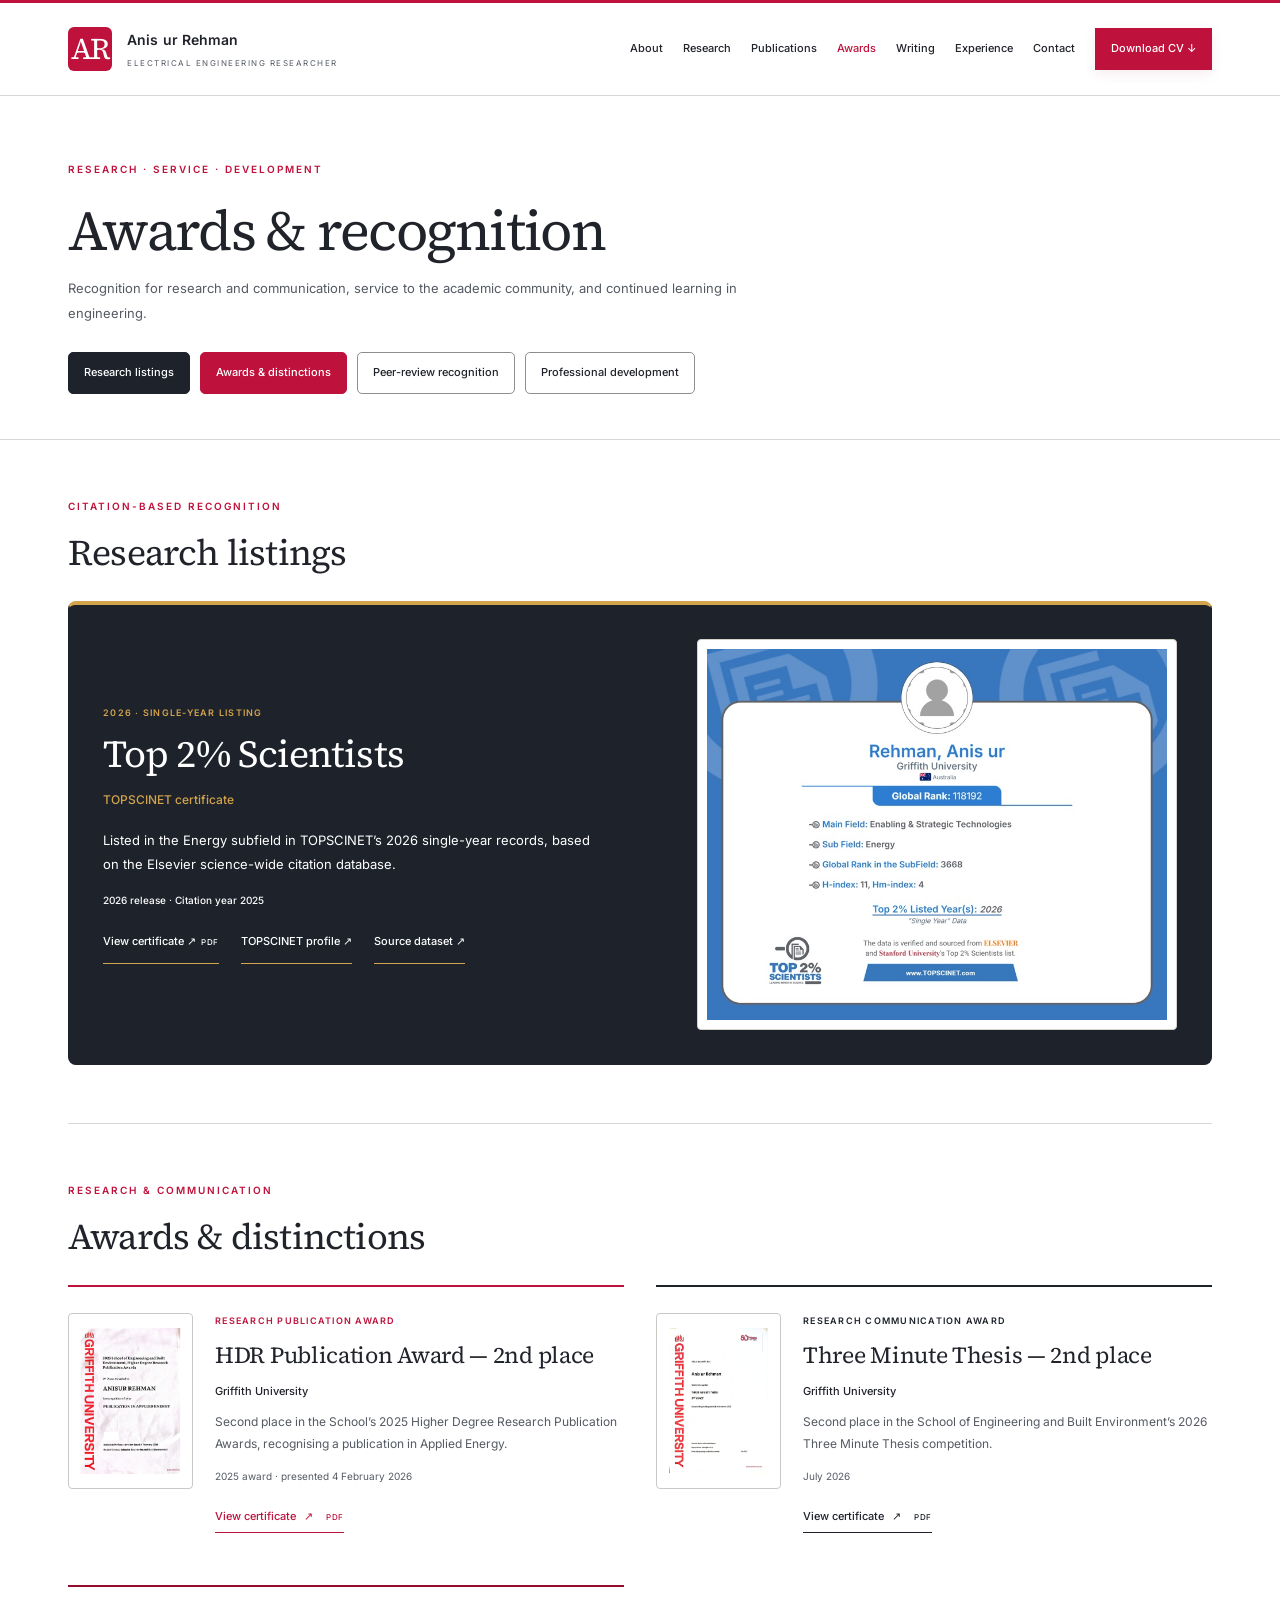
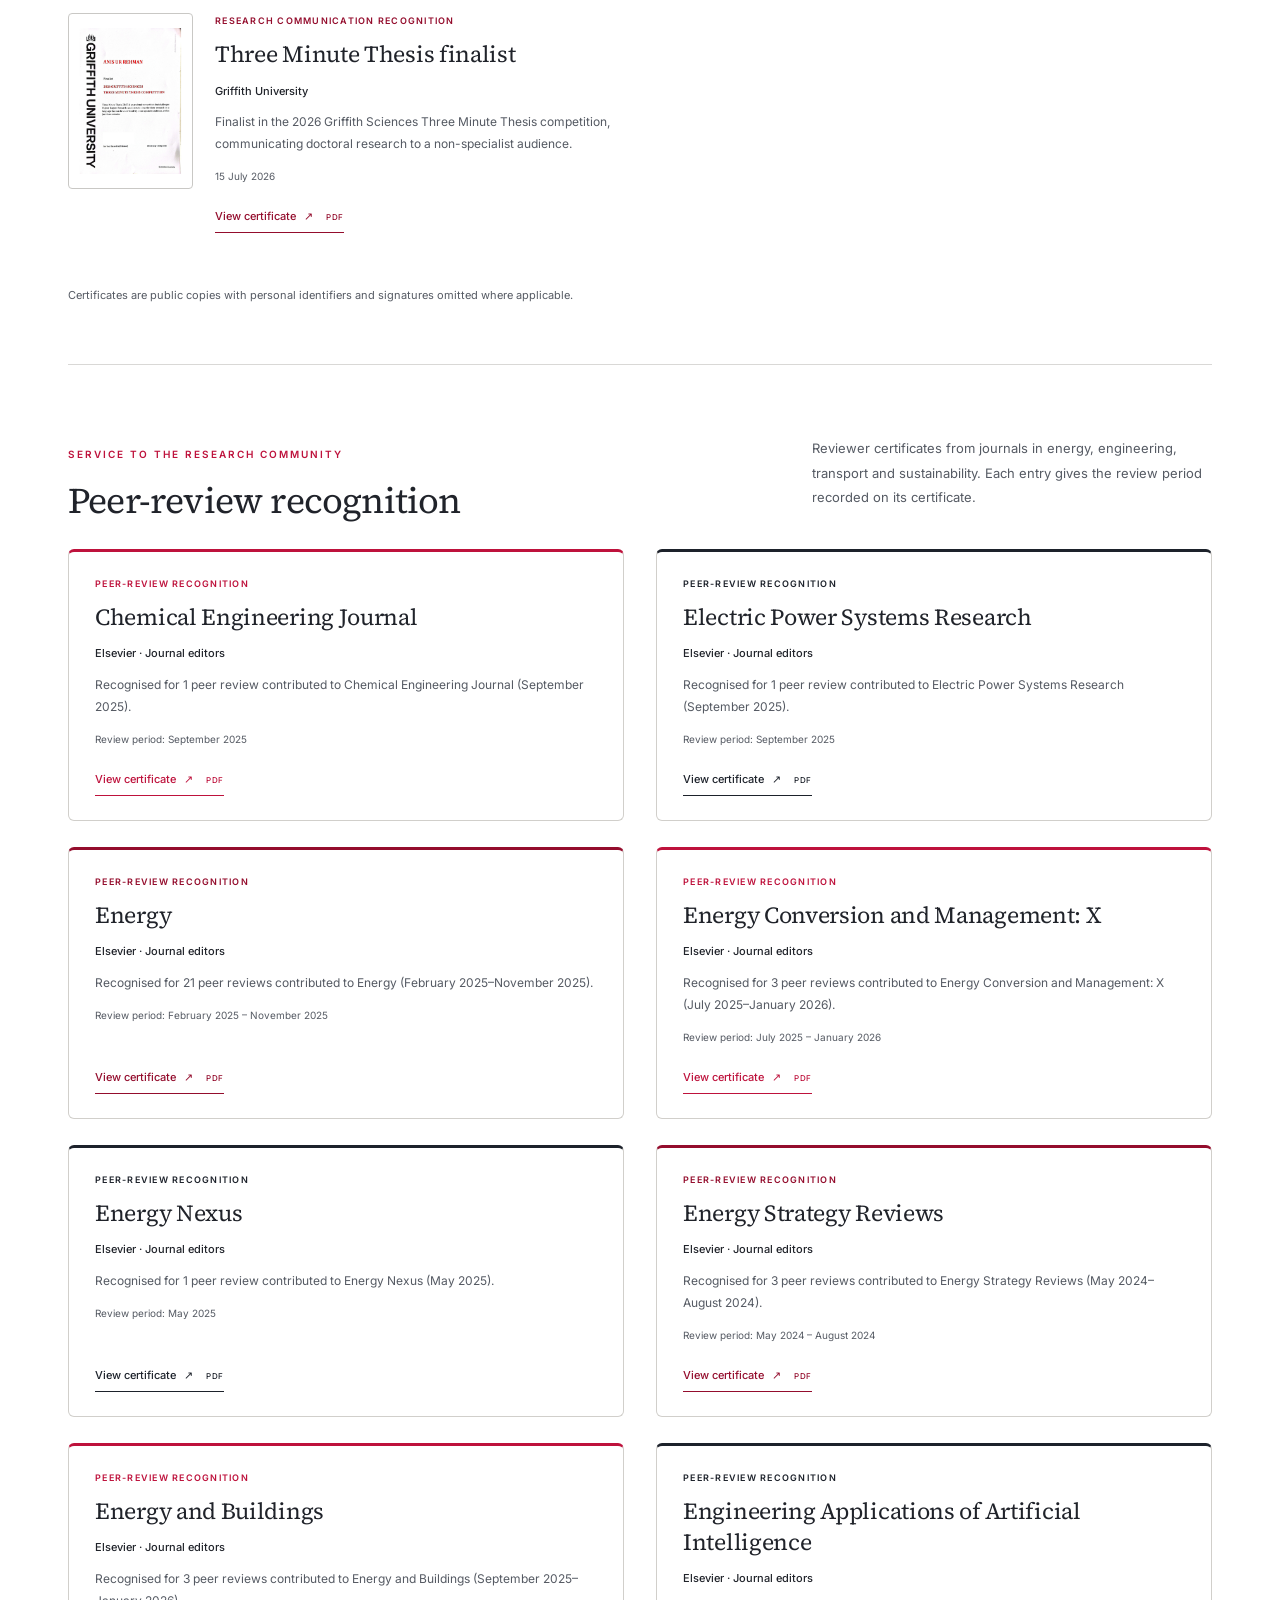
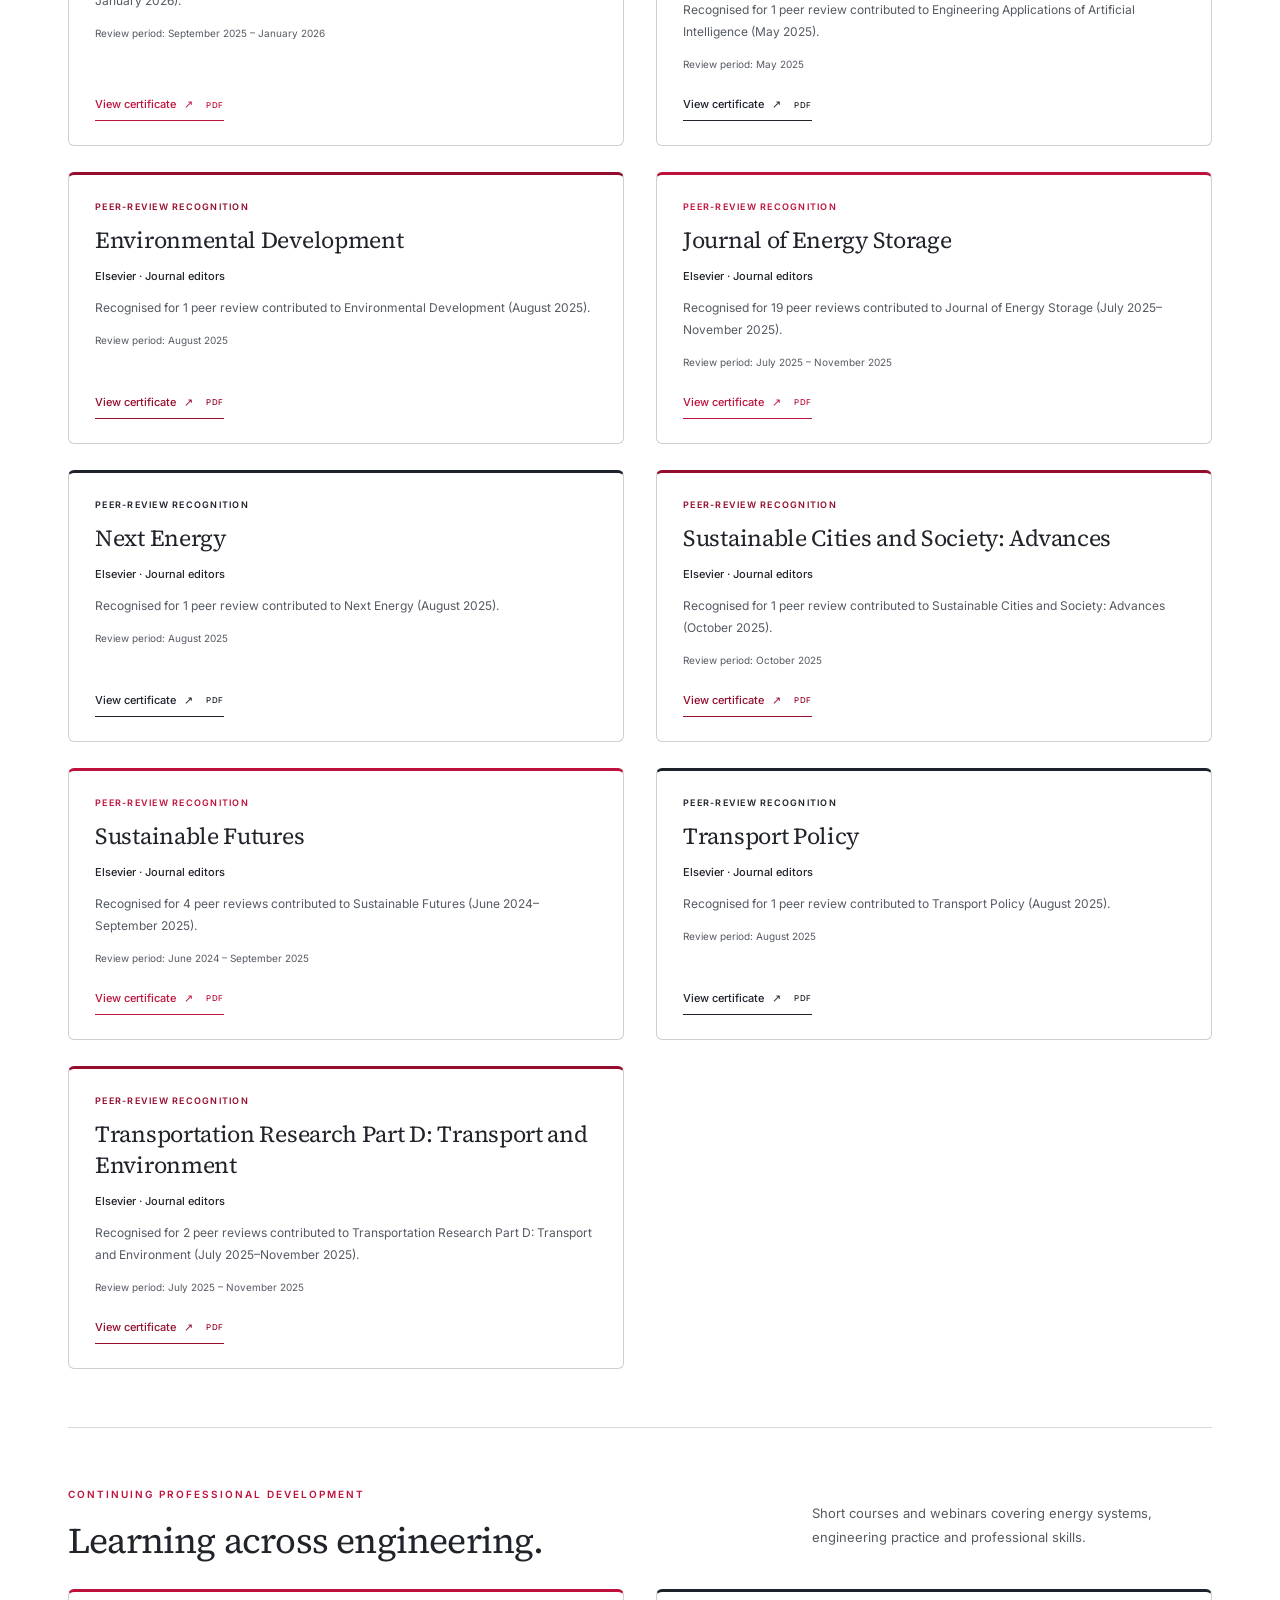
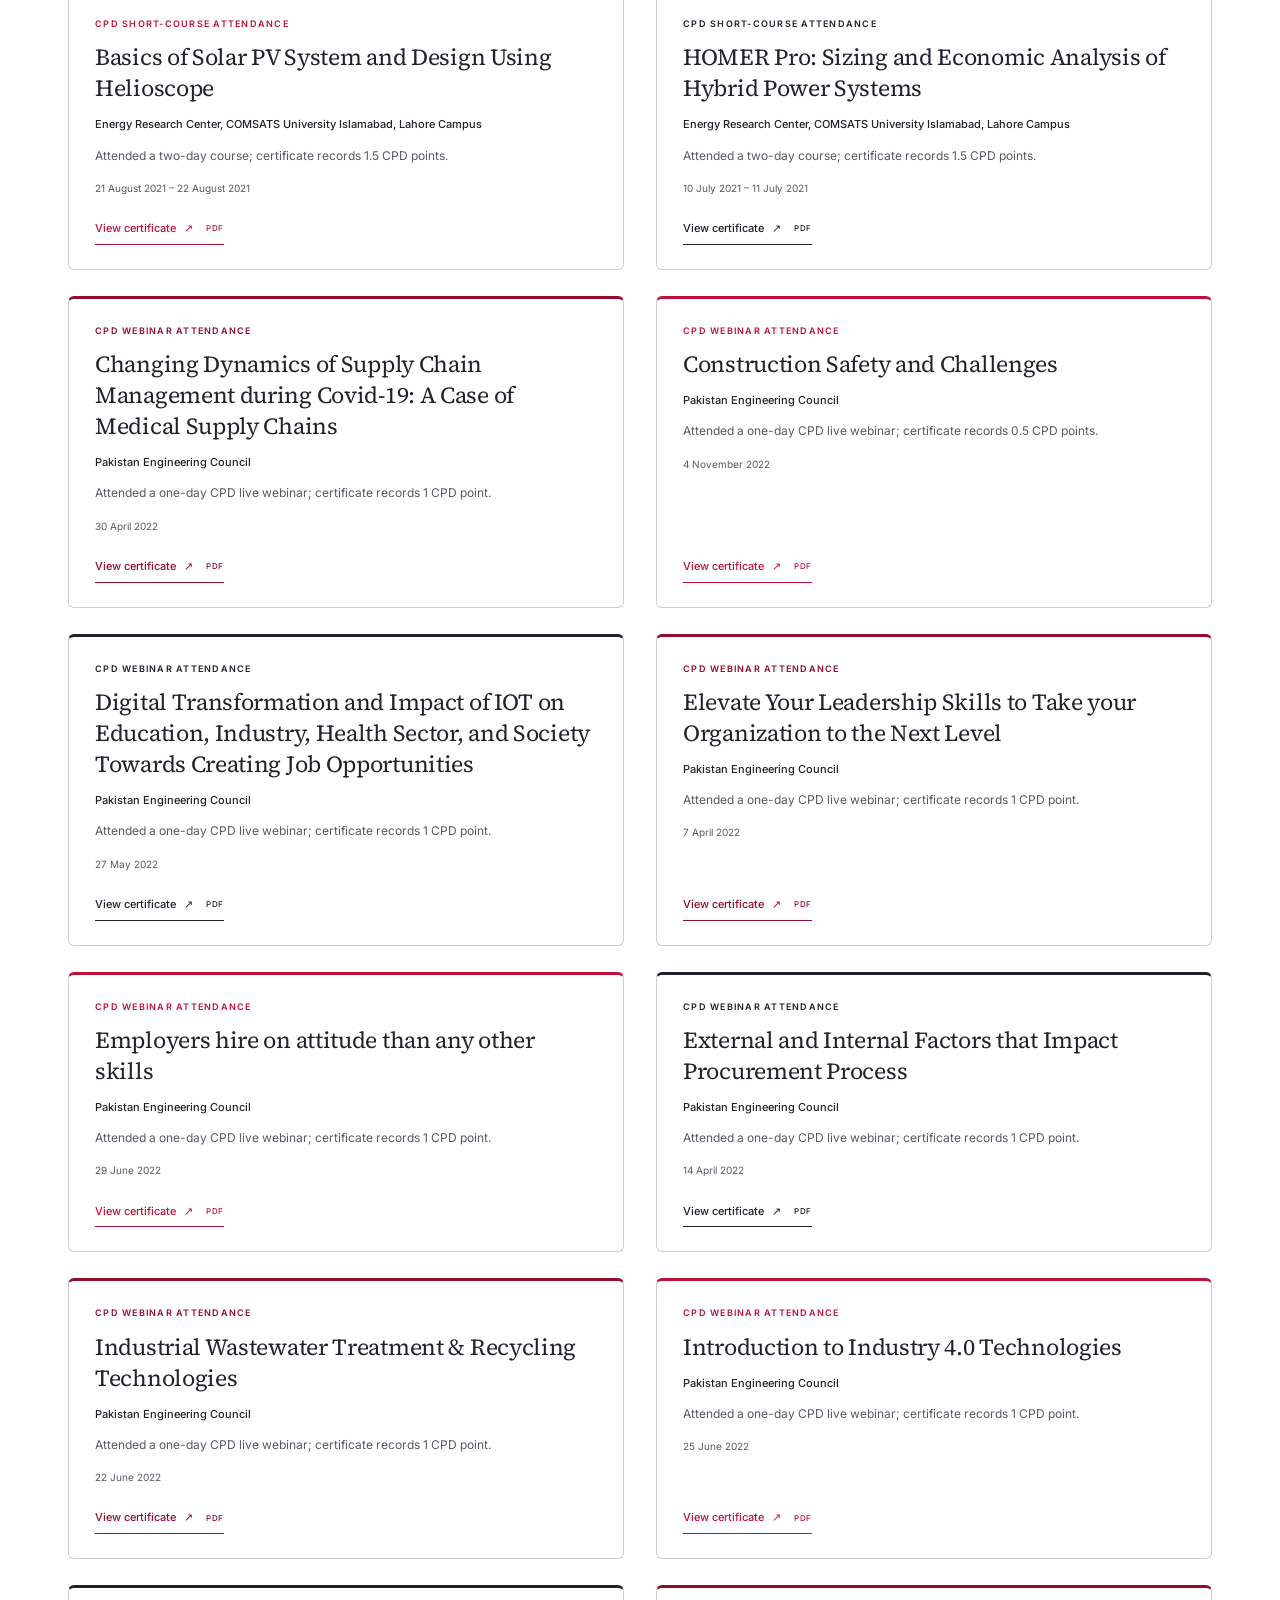
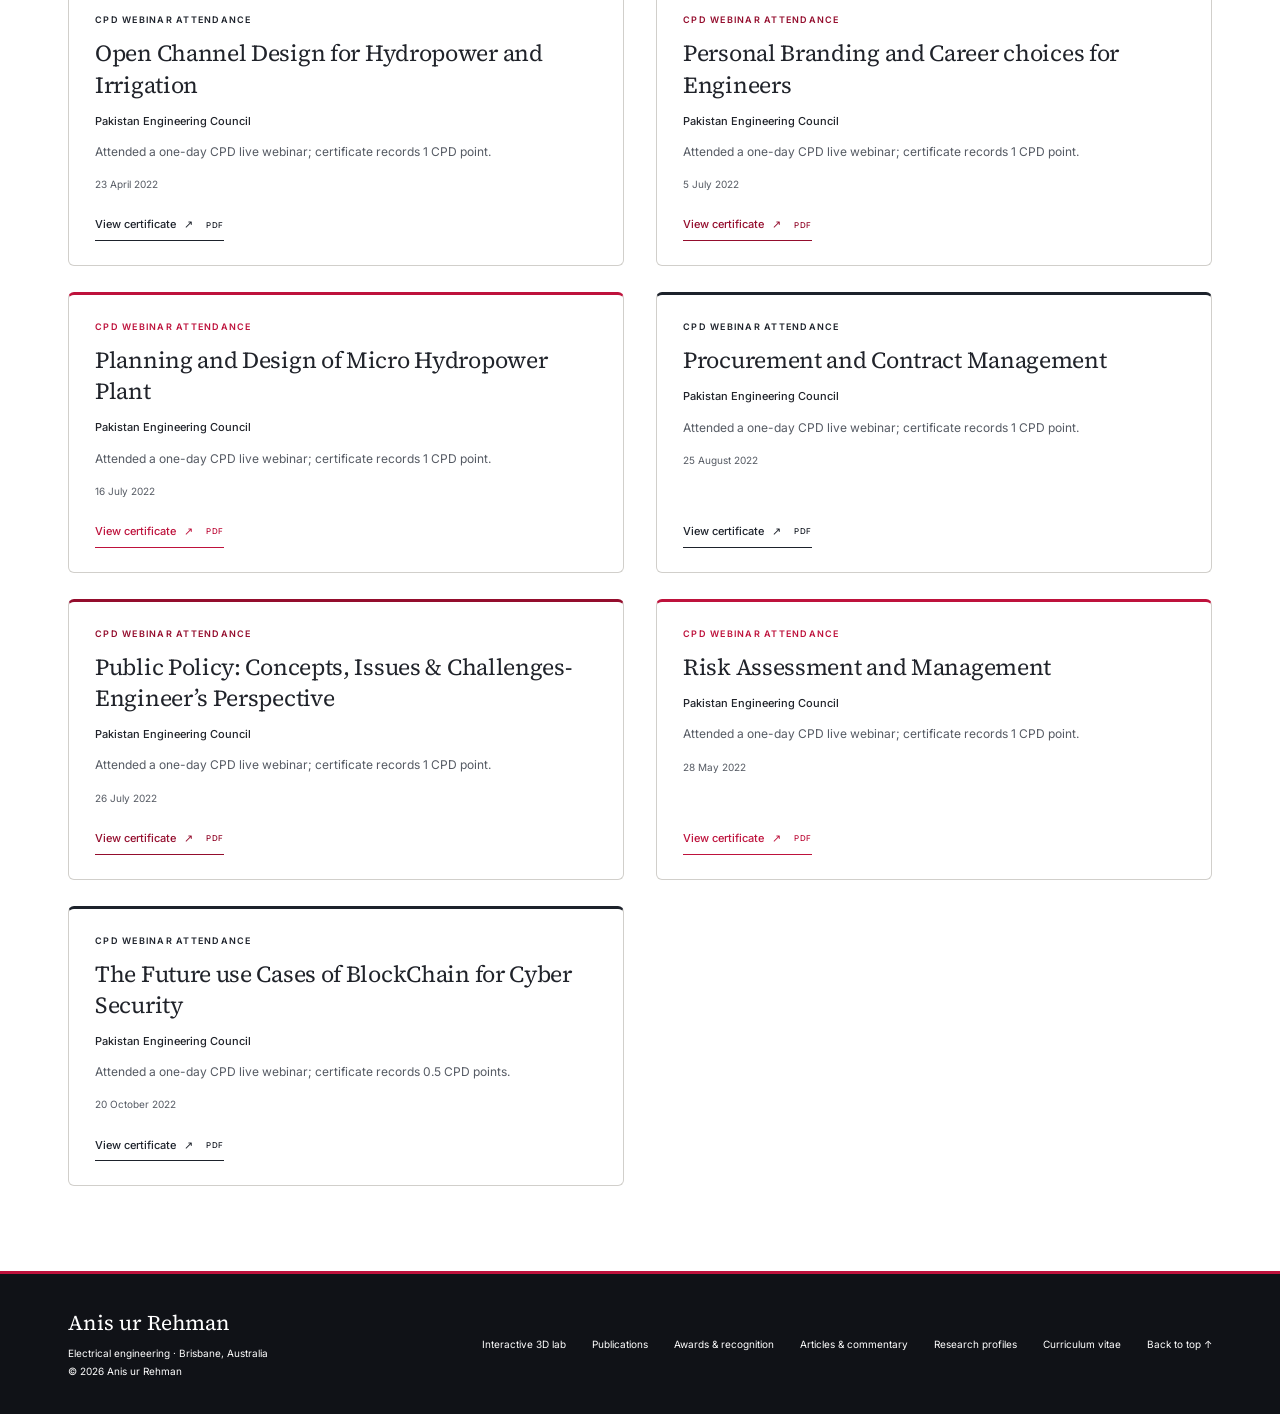
<file: recognition.html>
<!doctype html><html lang="en"><head><meta charset="utf-8"><meta name="viewport" content="width=device-width, initial-scale=1">
<title>Awards &amp; Recognition | Anis ur Rehman</title><meta name="description" content="Research listings, awards, Three Minute Thesis recognition, journal peer-review certificates and continuing professional development of Anis ur Rehman."><meta name="theme-color" content="#ffffff">
<link rel="canonical" href="https://anis-rehman-skitch.github.io/recognition.html"><link rel="icon" type="image/svg+xml" href="assets/favicon.svg">
<meta property="og:type" content="website"><meta property="og:title" content="Awards &amp; Recognition | Anis ur Rehman"><meta property="og:description" content="Research listings, awards, Three Minute Thesis recognition, journal peer-review certificates and continuing professional development of Anis ur Rehman."><meta property="og:url" content="https://anis-rehman-skitch.github.io/recognition.html"><meta property="og:image" content="https://anis-rehman-skitch.github.io/assets/anis-ur-rehman.png"><meta property="og:image:alt" content="Anis ur Rehman">
<meta name="twitter:card" content="summary"><link rel="preload" href="assets/fonts/source-serif-4-latin.woff2" as="font" type="font/woff2" crossorigin><link rel="stylesheet" href="assets/styles.css"><link rel="stylesheet" href="assets/refinement.css"><link rel="stylesheet" href="assets/white-theme.css"><link rel="stylesheet" href="assets/recognition.css"><link rel="stylesheet" href="assets/metrics.css"><link rel="stylesheet" href="assets/crimson-theme.css"><link rel="stylesheet" href="assets/publication-sync.css"><link rel="stylesheet" href="assets/research-models.css"><script defer src="assets/site.js"></script>
<script type="application/ld+json">{"@context": "https://schema.org", "@type": "Person", "name": "Anis ur Rehman", "url": "https://anis-rehman-skitch.github.io", "image": "https://anis-rehman-skitch.github.io/assets/anis-ur-rehman.png", "jobTitle": "PhD researcher in Electrical Engineering", "affiliation": {"@type": "CollegeOrUniversity", "name": "Griffith University"}, "sameAs": ["https://scholar.google.com/citations?user=l1f8c9QAAAAJ&hl=en", "https://www.scopus.com/authid/detail.uri?authorId=57188699449", "https://orcid.org/0000-0002-1878-4523", "https://www.linkedin.com/in/engr-anis-ur-rehman-a8a135166", "https://www.racefor2030.com.au/team/anis-ur-rehman/"], "identifier": {"@type": "PropertyValue", "propertyID": "Scopus Author ID", "value": "57188699449"}, "knowsAbout": ["Electric vehicle charging", "Reinforcement learning", "Energy management", "Renewable energy", "Vehicle-to-grid technology"]}</script></head><body id="top"><a class="skip-link" href="#main">Skip to content</a><header class="site-header"><div class="wrap header-inner">
<a class="brand" href="index.html" aria-label="Anis ur Rehman home"><span class="monogram" aria-hidden="true">AR</span><span class="brand-name">Anis ur Rehman<span class="brand-sub">Electrical Engineering Researcher</span></span></a>
<button class="menu-toggle" type="button" aria-expanded="false" aria-controls="main-nav">Menu</button>
<nav class="main-nav" id="main-nav" aria-label="Main navigation"><a href="index.html#about">About</a><a href="index.html#research">Research</a><a href="publications.html" >Publications</a><a href="recognition.html" aria-current="page">Awards</a><a href="index.html#writing">Writing</a><a href="index.html#experience">Experience</a><a href="index.html#contact">Contact</a><a class="nav-cv" href="assets/Anis-ur-Rehman-CV.pdf" download>Download CV ↓</a></nav>
</div></header><main id="main"><section class="page-hero recognition-hero"><div class="wrap"><p class="eyebrow">Research · Service · Development</p><h1>Awards &amp; recognition</h1><p>Recognition for research and communication, service to the academic community, and continued learning in engineering.</p><nav class="recognition-jump" aria-label="Recognition categories"><a href="#rankings">Research listings</a><a href="#awards">Awards &amp; distinctions</a><a href="#reviewing">Peer-review recognition</a><a href="#development">Professional development</a></nav></div></section><div class="wrap">
<section class="recognition-group" id="rankings" aria-labelledby="rankings-title"><div class="section-head"><div><p class="eyebrow">Citation-based recognition</p><h2 id="rankings-title">Research listings</h2></div></div><article class="ranking-feature"><div class="ranking-copy"><p class="award-kicker">2026 · Single-year listing</p><h3>Top 2% Scientists</h3><p class="ranking-issuer">TOPSCINET certificate</p><p class="ranking-description">Listed in the Energy subfield in TOPSCINET’s 2026 single-year records, based on the Elsevier science-wide citation database.</p><p class="ranking-period">2026 release · Citation year 2025</p><div class="ranking-links"><a class="text-link" href="assets/recognition/topscinet-single-year-2026.pdf" target="_blank" rel="noopener" aria-label="View certificate: Top 2% Scientists — 2026 single-year listing (PDF, opens in a new tab)">View certificate <span aria-hidden="true">↗</span><span class="certificate-format">PDF</span></a><a href="https://www.topscinet.com/scientist_profile/Rehman,%20Anis%20ur/2022/?stype=single_year" target="_blank" rel="noopener noreferrer" class="text-link">TOPSCINET profile ↗</a><a href="https://elsevier.digitalcommonsdata.com/datasets/btchxktzyw/9/" target="_blank" rel="noopener noreferrer" class="text-link">Source dataset ↗</a></div></div><a class="ranking-preview" href="assets/recognition/topscinet-single-year-2026.pdf" target="_blank" rel="noopener" aria-label="Open TOPSCINET 2026 single-year listing certificate (PDF, opens in a new tab)"><img src="assets/recognition/topscinet-single-year-2026.jpg" width="800" height="646" loading="lazy" alt="TOPSCINET certificate for Anis ur Rehman’s 2026 single-year listing in Energy"></a></article></section>
<section class="recognition-group" id="awards" aria-labelledby="awards-title"><div class="section-head"><div><p class="eyebrow">Research &amp; communication</p><h2 id="awards-title">Awards &amp; distinctions</h2></div></div><div class="credential-grid"><article class="credential-card" id="griffith-hdr-publication-award-2025"><a class="credential-preview" href="assets/recognition/griffith-hdr-publication-award-2025.pdf" target="_blank" rel="noopener" aria-label="Open HDR Publication Award — 2nd place certificate (PDF, opens in a new tab)"><img src="assets/recognition/griffith-hdr-publication-award-2025.jpg" width="650" height="920" loading="lazy" alt="Public certificate preview"></a><div class="credential-copy"><p class="credential-meta">Research publication award</p><h3>HDR Publication Award — 2nd place</h3><p class="credential-issuer">Griffith University</p><p class="credential-description">Second place in the School’s 2025 Higher Degree Research Publication Awards, recognising a publication in Applied Energy.</p><p class="credential-date">2025 award · presented 4 February 2026</p><a class="credential-link" href="assets/recognition/griffith-hdr-publication-award-2025.pdf" target="_blank" rel="noopener" aria-label="View certificate: HDR Publication Award — 2nd place (PDF, opens in a new tab)">View certificate <span aria-hidden="true">↗</span><span class="certificate-format">PDF</span></a></div></article><article class="credential-card" id="griffith-school-three-minute-thesis-2026"><a class="credential-preview" href="assets/recognition/griffith-school-three-minute-thesis-2026.pdf" target="_blank" rel="noopener" aria-label="Open Three Minute Thesis — 2nd place certificate (PDF, opens in a new tab)"><img src="assets/recognition/griffith-school-three-minute-thesis-2026.jpg" width="650" height="920" loading="lazy" alt="Public certificate preview"></a><div class="credential-copy"><p class="credential-meta">Research communication award</p><h3>Three Minute Thesis — 2nd place</h3><p class="credential-issuer">Griffith University</p><p class="credential-description">Second place in the School of Engineering and Built Environment’s 2026 Three Minute Thesis competition.</p><p class="credential-date">July 2026</p><a class="credential-link" href="assets/recognition/griffith-school-three-minute-thesis-2026.pdf" target="_blank" rel="noopener" aria-label="View certificate: Three Minute Thesis — 2nd place (PDF, opens in a new tab)">View certificate <span aria-hidden="true">↗</span><span class="certificate-format">PDF</span></a></div></article><article class="credential-card" id="griffith-sciences-three-minute-thesis-finalist-2026"><a class="credential-preview" href="assets/recognition/griffith-sciences-three-minute-thesis-finalist-2026.pdf" target="_blank" rel="noopener" aria-label="Open Three Minute Thesis finalist certificate (PDF, opens in a new tab)"><img src="assets/recognition/griffith-sciences-three-minute-thesis-finalist-2026.jpg" width="650" height="920" loading="lazy" alt="Public certificate preview"></a><div class="credential-copy"><p class="credential-meta">Research communication recognition</p><h3>Three Minute Thesis finalist</h3><p class="credential-issuer">Griffith University</p><p class="credential-description">Finalist in the 2026 Griffith Sciences Three Minute Thesis competition, communicating doctoral research to a non-specialist audience.</p><p class="credential-date">15 July 2026</p><a class="credential-link" href="assets/recognition/griffith-sciences-three-minute-thesis-finalist-2026.pdf" target="_blank" rel="noopener" aria-label="View certificate: Three Minute Thesis finalist (PDF, opens in a new tab)">View certificate <span aria-hidden="true">↗</span><span class="certificate-format">PDF</span></a></div></article></div><p class="recognition-note">Certificates are public copies with personal identifiers and signatures omitted where applicable.</p></section>
<section class="recognition-group" id="reviewing" aria-labelledby="reviewing-title"><div class="section-head"><div><p class="eyebrow">Service to the research community</p><h2 id="reviewing-title">Peer-review recognition</h2></div><p class="section-lead">Reviewer certificates from journals in energy, engineering, transport and sustainability. Each entry gives the review period recorded on its certificate.</p></div><div class="credential-list"><article class="credential-card compact" id="reviewing-chemical-engineering-journal"><div class="credential-copy"><p class="credential-meta">Peer-review recognition</p><h3>Chemical Engineering Journal</h3><p class="credential-issuer">Elsevier · Journal editors</p><p class="credential-description">Recognised for 1 peer review contributed to Chemical Engineering Journal (September 2025).</p><p class="credential-date">Review period: September 2025</p><a class="credential-link" href="assets/recognition/reviewing-chemical-engineering-journal.pdf" target="_blank" rel="noopener" aria-label="View certificate: Chemical Engineering Journal (PDF, opens in a new tab)">View certificate <span aria-hidden="true">↗</span><span class="certificate-format">PDF</span></a></div></article><article class="credential-card compact" id="reviewing-electric-power-systems-research"><div class="credential-copy"><p class="credential-meta">Peer-review recognition</p><h3>Electric Power Systems Research</h3><p class="credential-issuer">Elsevier · Journal editors</p><p class="credential-description">Recognised for 1 peer review contributed to Electric Power Systems Research (September 2025).</p><p class="credential-date">Review period: September 2025</p><a class="credential-link" href="assets/recognition/reviewing-electric-power-systems-research.pdf" target="_blank" rel="noopener" aria-label="View certificate: Electric Power Systems Research (PDF, opens in a new tab)">View certificate <span aria-hidden="true">↗</span><span class="certificate-format">PDF</span></a></div></article><article class="credential-card compact" id="reviewing-energy"><div class="credential-copy"><p class="credential-meta">Peer-review recognition</p><h3>Energy</h3><p class="credential-issuer">Elsevier · Journal editors</p><p class="credential-description">Recognised for 21 peer reviews contributed to Energy (February 2025–November 2025).</p><p class="credential-date">Review period: February 2025 – November 2025</p><a class="credential-link" href="assets/recognition/reviewing-energy.pdf" target="_blank" rel="noopener" aria-label="View certificate: Energy (PDF, opens in a new tab)">View certificate <span aria-hidden="true">↗</span><span class="certificate-format">PDF</span></a></div></article><article class="credential-card compact" id="reviewing-energy-conversion-and-management-x"><div class="credential-copy"><p class="credential-meta">Peer-review recognition</p><h3>Energy Conversion and Management: X</h3><p class="credential-issuer">Elsevier · Journal editors</p><p class="credential-description">Recognised for 3 peer reviews contributed to Energy Conversion and Management: X (July 2025–January 2026).</p><p class="credential-date">Review period: July 2025 – January 2026</p><a class="credential-link" href="assets/recognition/reviewing-energy-conversion-and-management-x.pdf" target="_blank" rel="noopener" aria-label="View certificate: Energy Conversion and Management: X (PDF, opens in a new tab)">View certificate <span aria-hidden="true">↗</span><span class="certificate-format">PDF</span></a></div></article><article class="credential-card compact" id="reviewing-energy-nexus"><div class="credential-copy"><p class="credential-meta">Peer-review recognition</p><h3>Energy Nexus</h3><p class="credential-issuer">Elsevier · Journal editors</p><p class="credential-description">Recognised for 1 peer review contributed to Energy Nexus (May 2025).</p><p class="credential-date">Review period: May 2025</p><a class="credential-link" href="assets/recognition/reviewing-energy-nexus.pdf" target="_blank" rel="noopener" aria-label="View certificate: Energy Nexus (PDF, opens in a new tab)">View certificate <span aria-hidden="true">↗</span><span class="certificate-format">PDF</span></a></div></article><article class="credential-card compact" id="reviewing-energy-strategy-reviews"><div class="credential-copy"><p class="credential-meta">Peer-review recognition</p><h3>Energy Strategy Reviews</h3><p class="credential-issuer">Elsevier · Journal editors</p><p class="credential-description">Recognised for 3 peer reviews contributed to Energy Strategy Reviews (May 2024–August 2024).</p><p class="credential-date">Review period: May 2024 – August 2024</p><a class="credential-link" href="assets/recognition/reviewing-energy-strategy-reviews.pdf" target="_blank" rel="noopener" aria-label="View certificate: Energy Strategy Reviews (PDF, opens in a new tab)">View certificate <span aria-hidden="true">↗</span><span class="certificate-format">PDF</span></a></div></article><article class="credential-card compact" id="reviewing-energy-and-buildings"><div class="credential-copy"><p class="credential-meta">Peer-review recognition</p><h3>Energy and Buildings</h3><p class="credential-issuer">Elsevier · Journal editors</p><p class="credential-description">Recognised for 3 peer reviews contributed to Energy and Buildings (September 2025–January 2026).</p><p class="credential-date">Review period: September 2025 – January 2026</p><a class="credential-link" href="assets/recognition/reviewing-energy-and-buildings.pdf" target="_blank" rel="noopener" aria-label="View certificate: Energy and Buildings (PDF, opens in a new tab)">View certificate <span aria-hidden="true">↗</span><span class="certificate-format">PDF</span></a></div></article><article class="credential-card compact" id="reviewing-engineering-applications-of-artificial-intelligence"><div class="credential-copy"><p class="credential-meta">Peer-review recognition</p><h3>Engineering Applications of Artificial Intelligence</h3><p class="credential-issuer">Elsevier · Journal editors</p><p class="credential-description">Recognised for 1 peer review contributed to Engineering Applications of Artificial Intelligence (May 2025).</p><p class="credential-date">Review period: May 2025</p><a class="credential-link" href="assets/recognition/reviewing-engineering-applications-of-artificial-intelligence.pdf" target="_blank" rel="noopener" aria-label="View certificate: Engineering Applications of Artificial Intelligence (PDF, opens in a new tab)">View certificate <span aria-hidden="true">↗</span><span class="certificate-format">PDF</span></a></div></article><article class="credential-card compact" id="reviewing-environmental-development"><div class="credential-copy"><p class="credential-meta">Peer-review recognition</p><h3>Environmental Development</h3><p class="credential-issuer">Elsevier · Journal editors</p><p class="credential-description">Recognised for 1 peer review contributed to Environmental Development (August 2025).</p><p class="credential-date">Review period: August 2025</p><a class="credential-link" href="assets/recognition/reviewing-environmental-development.pdf" target="_blank" rel="noopener" aria-label="View certificate: Environmental Development (PDF, opens in a new tab)">View certificate <span aria-hidden="true">↗</span><span class="certificate-format">PDF</span></a></div></article><article class="credential-card compact" id="reviewing-journal-of-energy-storage"><div class="credential-copy"><p class="credential-meta">Peer-review recognition</p><h3>Journal of Energy Storage</h3><p class="credential-issuer">Elsevier · Journal editors</p><p class="credential-description">Recognised for 19 peer reviews contributed to Journal of Energy Storage (July 2025–November 2025).</p><p class="credential-date">Review period: July 2025 – November 2025</p><a class="credential-link" href="assets/recognition/reviewing-journal-of-energy-storage.pdf" target="_blank" rel="noopener" aria-label="View certificate: Journal of Energy Storage (PDF, opens in a new tab)">View certificate <span aria-hidden="true">↗</span><span class="certificate-format">PDF</span></a></div></article><article class="credential-card compact" id="reviewing-next-energy"><div class="credential-copy"><p class="credential-meta">Peer-review recognition</p><h3>Next Energy</h3><p class="credential-issuer">Elsevier · Journal editors</p><p class="credential-description">Recognised for 1 peer review contributed to Next Energy (August 2025).</p><p class="credential-date">Review period: August 2025</p><a class="credential-link" href="assets/recognition/reviewing-next-energy.pdf" target="_blank" rel="noopener" aria-label="View certificate: Next Energy (PDF, opens in a new tab)">View certificate <span aria-hidden="true">↗</span><span class="certificate-format">PDF</span></a></div></article><article class="credential-card compact" id="reviewing-sustainable-cities-and-society-advances"><div class="credential-copy"><p class="credential-meta">Peer-review recognition</p><h3>Sustainable Cities and Society: Advances</h3><p class="credential-issuer">Elsevier · Journal editors</p><p class="credential-description">Recognised for 1 peer review contributed to Sustainable Cities and Society: Advances (October 2025).</p><p class="credential-date">Review period: October 2025</p><a class="credential-link" href="assets/recognition/reviewing-sustainable-cities-and-society-advances.pdf" target="_blank" rel="noopener" aria-label="View certificate: Sustainable Cities and Society: Advances (PDF, opens in a new tab)">View certificate <span aria-hidden="true">↗</span><span class="certificate-format">PDF</span></a></div></article><article class="credential-card compact" id="reviewing-sustainable-futures"><div class="credential-copy"><p class="credential-meta">Peer-review recognition</p><h3>Sustainable Futures</h3><p class="credential-issuer">Elsevier · Journal editors</p><p class="credential-description">Recognised for 4 peer reviews contributed to Sustainable Futures (June 2024–September 2025).</p><p class="credential-date">Review period: June 2024 – September 2025</p><a class="credential-link" href="assets/recognition/reviewing-sustainable-futures.pdf" target="_blank" rel="noopener" aria-label="View certificate: Sustainable Futures (PDF, opens in a new tab)">View certificate <span aria-hidden="true">↗</span><span class="certificate-format">PDF</span></a></div></article><article class="credential-card compact" id="reviewing-transport-policy"><div class="credential-copy"><p class="credential-meta">Peer-review recognition</p><h3>Transport Policy</h3><p class="credential-issuer">Elsevier · Journal editors</p><p class="credential-description">Recognised for 1 peer review contributed to Transport Policy (August 2025).</p><p class="credential-date">Review period: August 2025</p><a class="credential-link" href="assets/recognition/reviewing-transport-policy.pdf" target="_blank" rel="noopener" aria-label="View certificate: Transport Policy (PDF, opens in a new tab)">View certificate <span aria-hidden="true">↗</span><span class="certificate-format">PDF</span></a></div></article><article class="credential-card compact" id="reviewing-transportation-research-part-d-transport-and-environment"><div class="credential-copy"><p class="credential-meta">Peer-review recognition</p><h3>Transportation Research Part D: Transport and Environment</h3><p class="credential-issuer">Elsevier · Journal editors</p><p class="credential-description">Recognised for 2 peer reviews contributed to Transportation Research Part D: Transport and Environment (July 2025–November 2025).</p><p class="credential-date">Review period: July 2025 – November 2025</p><a class="credential-link" href="assets/recognition/reviewing-transportation-research-part-d-transport-and-environment.pdf" target="_blank" rel="noopener" aria-label="View certificate: Transportation Research Part D: Transport and Environment (PDF, opens in a new tab)">View certificate <span aria-hidden="true">↗</span><span class="certificate-format">PDF</span></a></div></article></div></section><section class="recognition-group" id="development" aria-labelledby="development-title"><div class="section-head"><div><p class="eyebrow">Continuing professional development</p><h2 id="development-title">Learning across engineering.</h2></div><p class="section-lead">Short courses and webinars covering energy systems, engineering practice and professional skills.</p></div><div class="credential-list"><article class="credential-card compact" id="basics-of-solar-pv-system-and-design-using-helioscope"><div class="credential-copy"><p class="credential-meta">CPD short-course attendance</p><h3>Basics of Solar PV System and Design Using Helioscope</h3><p class="credential-issuer">Energy Research Center, COMSATS University Islamabad, Lahore Campus</p><p class="credential-description">Attended a two-day course; certificate records 1.5 CPD points.</p><p class="credential-date">21 August 2021 – 22 August 2021</p><a class="credential-link" href="assets/recognition/basics-of-solar-pv-system-and-design-using-helioscope.pdf" target="_blank" rel="noopener" aria-label="View certificate: Basics of Solar PV System and Design Using Helioscope (PDF, opens in a new tab)">View certificate <span aria-hidden="true">↗</span><span class="certificate-format">PDF</span></a></div></article><article class="credential-card compact" id="homer-pro-software-for-sizing-and-economic-analysis-of-hybrid-power-systems"><div class="credential-copy"><p class="credential-meta">CPD short-course attendance</p><h3>HOMER Pro: Sizing and Economic Analysis of Hybrid Power Systems</h3><p class="credential-issuer">Energy Research Center, COMSATS University Islamabad, Lahore Campus</p><p class="credential-description">Attended a two-day course; certificate records 1.5 CPD points.</p><p class="credential-date">10 July 2021 – 11 July 2021</p><a class="credential-link" href="assets/recognition/homer-pro-software-for-sizing-and-economic-analysis-of-hybrid-power-systems.pdf" target="_blank" rel="noopener" aria-label="View certificate: HOMER Pro: Sizing and Economic Analysis of Hybrid Power Systems (PDF, opens in a new tab)">View certificate <span aria-hidden="true">↗</span><span class="certificate-format">PDF</span></a></div></article><article class="credential-card compact" id="changing-dynamics-of-supply-chain-management-during-covid-19-a-case-of-medical-supply-chains"><div class="credential-copy"><p class="credential-meta">CPD webinar attendance</p><h3>Changing Dynamics of Supply Chain Management during Covid-19: A Case of Medical Supply Chains</h3><p class="credential-issuer">Pakistan Engineering Council</p><p class="credential-description">Attended a one-day CPD live webinar; certificate records 1 CPD point.</p><p class="credential-date">30 April 2022</p><a class="credential-link" href="assets/recognition/changing-dynamics-of-supply-chain-management-during-covid-19-a-case-of-medical-supply-chains.pdf" target="_blank" rel="noopener" aria-label="View certificate: Changing Dynamics of Supply Chain Management during Covid-19: A Case of Medical Supply Chains (PDF, opens in a new tab)">View certificate <span aria-hidden="true">↗</span><span class="certificate-format">PDF</span></a></div></article><article class="credential-card compact" id="construction-safety-and-challenges"><div class="credential-copy"><p class="credential-meta">CPD webinar attendance</p><h3>Construction Safety and Challenges</h3><p class="credential-issuer">Pakistan Engineering Council</p><p class="credential-description">Attended a one-day CPD live webinar; certificate records 0.5 CPD points.</p><p class="credential-date">4 November 2022</p><a class="credential-link" href="assets/recognition/construction-safety-and-challenges.pdf" target="_blank" rel="noopener" aria-label="View certificate: Construction Safety and Challenges (PDF, opens in a new tab)">View certificate <span aria-hidden="true">↗</span><span class="certificate-format">PDF</span></a></div></article><article class="credential-card compact" id="digital-transformation-and-impact-of-iot-on-education-industry-health-sector-and-society-towards-creating-job-opportunities"><div class="credential-copy"><p class="credential-meta">CPD webinar attendance</p><h3>Digital Transformation and Impact of IOT on Education, Industry, Health Sector, and Society Towards Creating Job Opportunities</h3><p class="credential-issuer">Pakistan Engineering Council</p><p class="credential-description">Attended a one-day CPD live webinar; certificate records 1 CPD point.</p><p class="credential-date">27 May 2022</p><a class="credential-link" href="assets/recognition/digital-transformation-and-impact-of-iot-on-education-industry-health-sector-and-society-towards-creating-job-opportunities.pdf" target="_blank" rel="noopener" aria-label="View certificate: Digital Transformation and Impact of IOT on Education, Industry, Health Sector, and Society Towards Creating Job Opportunities (PDF, opens in a new tab)">View certificate <span aria-hidden="true">↗</span><span class="certificate-format">PDF</span></a></div></article><article class="credential-card compact" id="elevate-your-leadership-skills-to-take-your-organization-to-the-next-level"><div class="credential-copy"><p class="credential-meta">CPD webinar attendance</p><h3>Elevate Your Leadership Skills to Take your Organization to the Next Level</h3><p class="credential-issuer">Pakistan Engineering Council</p><p class="credential-description">Attended a one-day CPD live webinar; certificate records 1 CPD point.</p><p class="credential-date">7 April 2022</p><a class="credential-link" href="assets/recognition/elevate-your-leadership-skills-to-take-your-organization-to-the-next-level.pdf" target="_blank" rel="noopener" aria-label="View certificate: Elevate Your Leadership Skills to Take your Organization to the Next Level (PDF, opens in a new tab)">View certificate <span aria-hidden="true">↗</span><span class="certificate-format">PDF</span></a></div></article><article class="credential-card compact" id="employers-hire-on-attitude-than-any-other-skills"><div class="credential-copy"><p class="credential-meta">CPD webinar attendance</p><h3>Employers hire on attitude than any other skills</h3><p class="credential-issuer">Pakistan Engineering Council</p><p class="credential-description">Attended a one-day CPD live webinar; certificate records 1 CPD point.</p><p class="credential-date">29 June 2022</p><a class="credential-link" href="assets/recognition/employers-hire-on-attitude-than-any-other-skills.pdf" target="_blank" rel="noopener" aria-label="View certificate: Employers hire on attitude than any other skills (PDF, opens in a new tab)">View certificate <span aria-hidden="true">↗</span><span class="certificate-format">PDF</span></a></div></article><article class="credential-card compact" id="external-and-internal-factors-that-impact-procurement-process"><div class="credential-copy"><p class="credential-meta">CPD webinar attendance</p><h3>External and Internal Factors that Impact Procurement Process</h3><p class="credential-issuer">Pakistan Engineering Council</p><p class="credential-description">Attended a one-day CPD live webinar; certificate records 1 CPD point.</p><p class="credential-date">14 April 2022</p><a class="credential-link" href="assets/recognition/external-and-internal-factors-that-impact-procurement-process.pdf" target="_blank" rel="noopener" aria-label="View certificate: External and Internal Factors that Impact Procurement Process (PDF, opens in a new tab)">View certificate <span aria-hidden="true">↗</span><span class="certificate-format">PDF</span></a></div></article><article class="credential-card compact" id="industrial-wastewater-treatment-recycling-technologies"><div class="credential-copy"><p class="credential-meta">CPD webinar attendance</p><h3>Industrial Wastewater Treatment &amp; Recycling Technologies</h3><p class="credential-issuer">Pakistan Engineering Council</p><p class="credential-description">Attended a one-day CPD live webinar; certificate records 1 CPD point.</p><p class="credential-date">22 June 2022</p><a class="credential-link" href="assets/recognition/industrial-wastewater-treatment-recycling-technologies.pdf" target="_blank" rel="noopener" aria-label="View certificate: Industrial Wastewater Treatment &amp; Recycling Technologies (PDF, opens in a new tab)">View certificate <span aria-hidden="true">↗</span><span class="certificate-format">PDF</span></a></div></article><article class="credential-card compact" id="introduction-to-industry-4-0-technologies"><div class="credential-copy"><p class="credential-meta">CPD webinar attendance</p><h3>Introduction to Industry 4.0 Technologies</h3><p class="credential-issuer">Pakistan Engineering Council</p><p class="credential-description">Attended a one-day CPD live webinar; certificate records 1 CPD point.</p><p class="credential-date">25 June 2022</p><a class="credential-link" href="assets/recognition/introduction-to-industry-4-0-technologies.pdf" target="_blank" rel="noopener" aria-label="View certificate: Introduction to Industry 4.0 Technologies (PDF, opens in a new tab)">View certificate <span aria-hidden="true">↗</span><span class="certificate-format">PDF</span></a></div></article><article class="credential-card compact" id="open-channel-design-for-hydropower-and-irrigation"><div class="credential-copy"><p class="credential-meta">CPD webinar attendance</p><h3>Open Channel Design for Hydropower and Irrigation</h3><p class="credential-issuer">Pakistan Engineering Council</p><p class="credential-description">Attended a one-day CPD live webinar; certificate records 1 CPD point.</p><p class="credential-date">23 April 2022</p><a class="credential-link" href="assets/recognition/open-channel-design-for-hydropower-and-irrigation.pdf" target="_blank" rel="noopener" aria-label="View certificate: Open Channel Design for Hydropower and Irrigation (PDF, opens in a new tab)">View certificate <span aria-hidden="true">↗</span><span class="certificate-format">PDF</span></a></div></article><article class="credential-card compact" id="personal-branding-and-career-choices-for-engineers"><div class="credential-copy"><p class="credential-meta">CPD webinar attendance</p><h3>Personal Branding and Career choices for Engineers</h3><p class="credential-issuer">Pakistan Engineering Council</p><p class="credential-description">Attended a one-day CPD live webinar; certificate records 1 CPD point.</p><p class="credential-date">5 July 2022</p><a class="credential-link" href="assets/recognition/personal-branding-and-career-choices-for-engineers.pdf" target="_blank" rel="noopener" aria-label="View certificate: Personal Branding and Career choices for Engineers (PDF, opens in a new tab)">View certificate <span aria-hidden="true">↗</span><span class="certificate-format">PDF</span></a></div></article><article class="credential-card compact" id="planning-and-design-of-micro-hydropower-plant"><div class="credential-copy"><p class="credential-meta">CPD webinar attendance</p><h3>Planning and Design of Micro Hydropower Plant</h3><p class="credential-issuer">Pakistan Engineering Council</p><p class="credential-description">Attended a one-day CPD live webinar; certificate records 1 CPD point.</p><p class="credential-date">16 July 2022</p><a class="credential-link" href="assets/recognition/planning-and-design-of-micro-hydropower-plant.pdf" target="_blank" rel="noopener" aria-label="View certificate: Planning and Design of Micro Hydropower Plant (PDF, opens in a new tab)">View certificate <span aria-hidden="true">↗</span><span class="certificate-format">PDF</span></a></div></article><article class="credential-card compact" id="procurement-and-contract-management"><div class="credential-copy"><p class="credential-meta">CPD webinar attendance</p><h3>Procurement and Contract Management</h3><p class="credential-issuer">Pakistan Engineering Council</p><p class="credential-description">Attended a one-day CPD live webinar; certificate records 1 CPD point.</p><p class="credential-date">25 August 2022</p><a class="credential-link" href="assets/recognition/procurement-and-contract-management.pdf" target="_blank" rel="noopener" aria-label="View certificate: Procurement and Contract Management (PDF, opens in a new tab)">View certificate <span aria-hidden="true">↗</span><span class="certificate-format">PDF</span></a></div></article><article class="credential-card compact" id="public-policy-concepts-issues-challenges-engineers-perspective"><div class="credential-copy"><p class="credential-meta">CPD webinar attendance</p><h3>Public Policy: Concepts, Issues &amp; Challenges-Engineer’s Perspective</h3><p class="credential-issuer">Pakistan Engineering Council</p><p class="credential-description">Attended a one-day CPD live webinar; certificate records 1 CPD point.</p><p class="credential-date">26 July 2022</p><a class="credential-link" href="assets/recognition/public-policy-concepts-issues-challenges-engineers-perspective.pdf" target="_blank" rel="noopener" aria-label="View certificate: Public Policy: Concepts, Issues &amp; Challenges-Engineer’s Perspective (PDF, opens in a new tab)">View certificate <span aria-hidden="true">↗</span><span class="certificate-format">PDF</span></a></div></article><article class="credential-card compact" id="risk-assessment-and-management"><div class="credential-copy"><p class="credential-meta">CPD webinar attendance</p><h3>Risk Assessment and Management</h3><p class="credential-issuer">Pakistan Engineering Council</p><p class="credential-description">Attended a one-day CPD live webinar; certificate records 1 CPD point.</p><p class="credential-date">28 May 2022</p><a class="credential-link" href="assets/recognition/risk-assessment-and-management.pdf" target="_blank" rel="noopener" aria-label="View certificate: Risk Assessment and Management (PDF, opens in a new tab)">View certificate <span aria-hidden="true">↗</span><span class="certificate-format">PDF</span></a></div></article><article class="credential-card compact" id="the-future-use-cases-of-blockchain-for-cyber-security"><div class="credential-copy"><p class="credential-meta">CPD webinar attendance</p><h3>The Future use Cases of BlockChain for Cyber Security</h3><p class="credential-issuer">Pakistan Engineering Council</p><p class="credential-description">Attended a one-day CPD live webinar; certificate records 0.5 CPD points.</p><p class="credential-date">20 October 2022</p><a class="credential-link" href="assets/recognition/the-future-use-cases-of-blockchain-for-cyber-security.pdf" target="_blank" rel="noopener" aria-label="View certificate: The Future use Cases of BlockChain for Cyber Security (PDF, opens in a new tab)">View certificate <span aria-hidden="true">↗</span><span class="certificate-format">PDF</span></a></div></article></div></section></div></main><footer class="site-footer"><div class="wrap footer-inner"><div><strong>Anis ur Rehman</strong>Electrical engineering · Brisbane, Australia<br> © 2026 Anis ur Rehman</div><div class="footer-links"><a href="research-lab.html">Interactive 3D lab</a><a href="publications.html">Publications</a><a href="recognition.html">Awards &amp; recognition</a><a href="index.html#writing">Articles &amp; commentary</a><a href="index.html#research-profiles">Research profiles</a><a href="assets/Anis-ur-Rehman-CV.pdf" download>Curriculum vitae</a><a href="#top">Back to top ↑</a></div></div></footer><div class="toast" role="status" aria-live="polite" hidden></div></body></html>
</file>
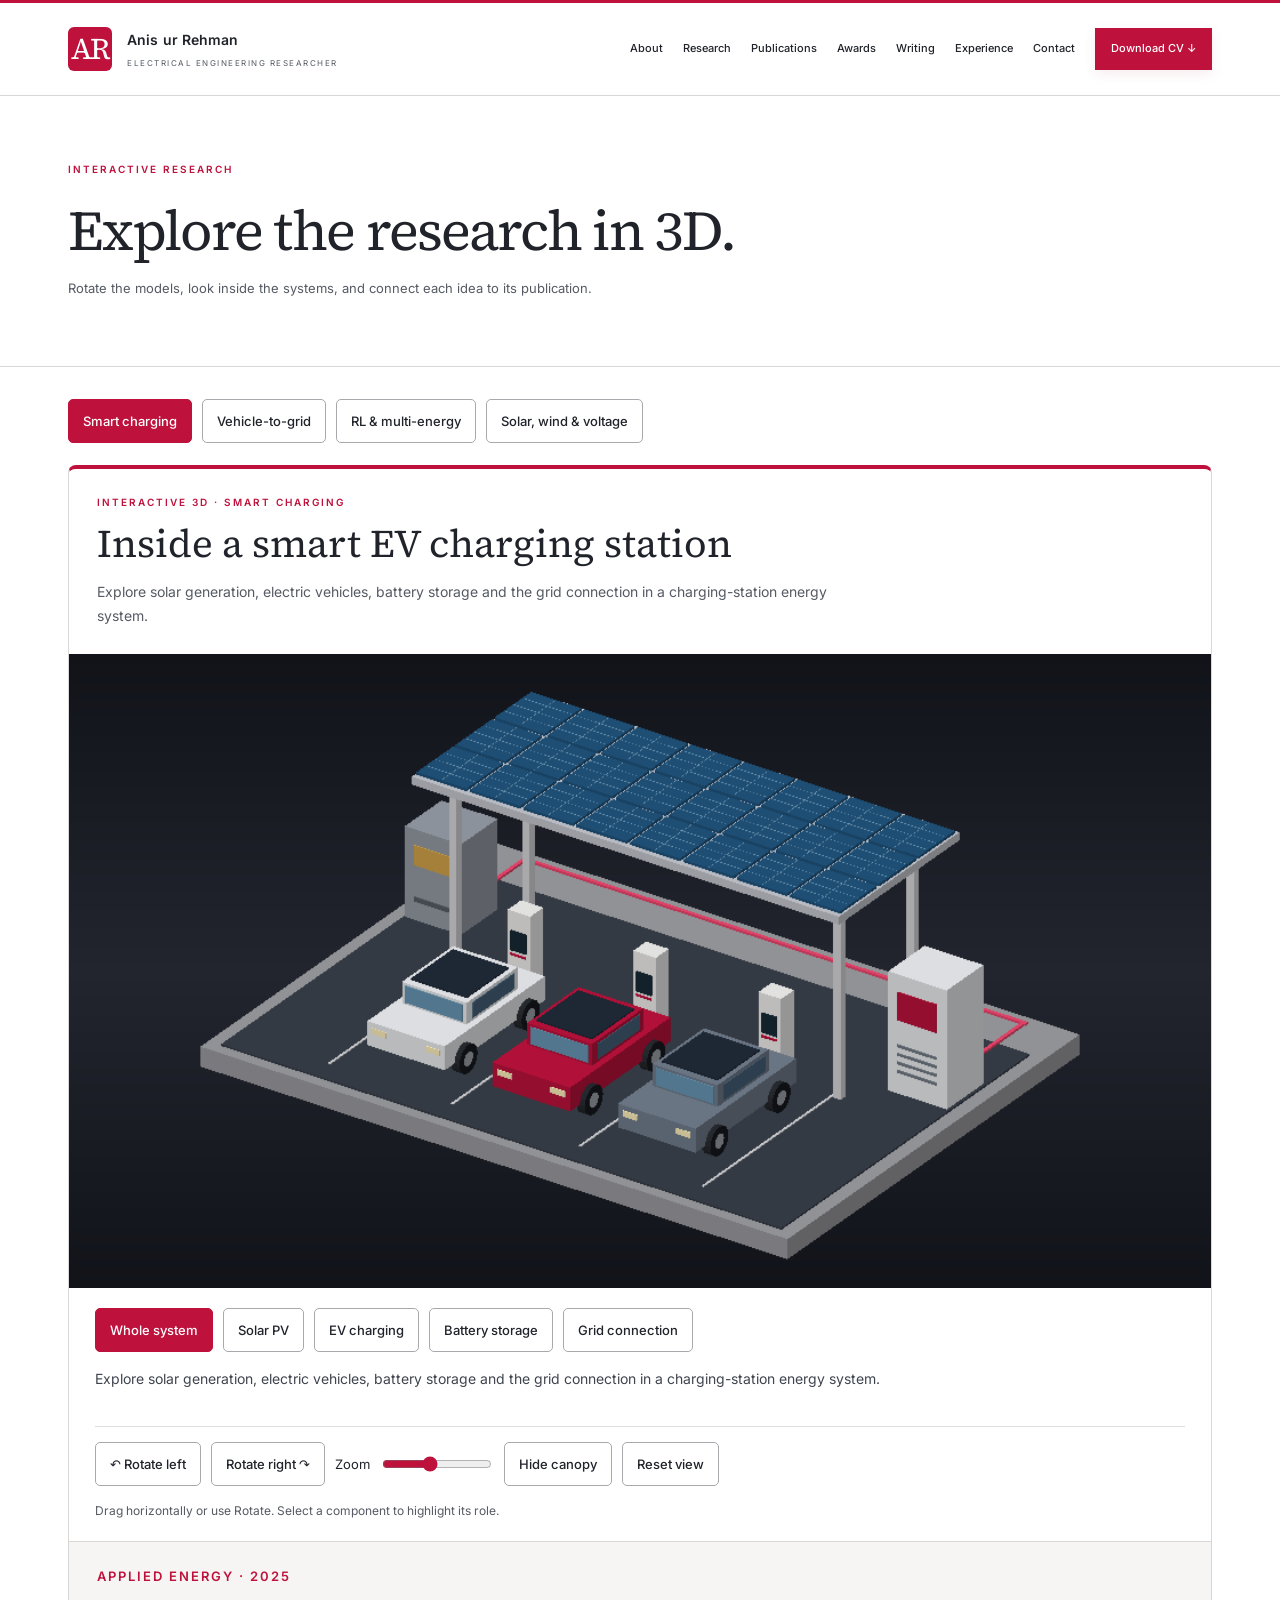
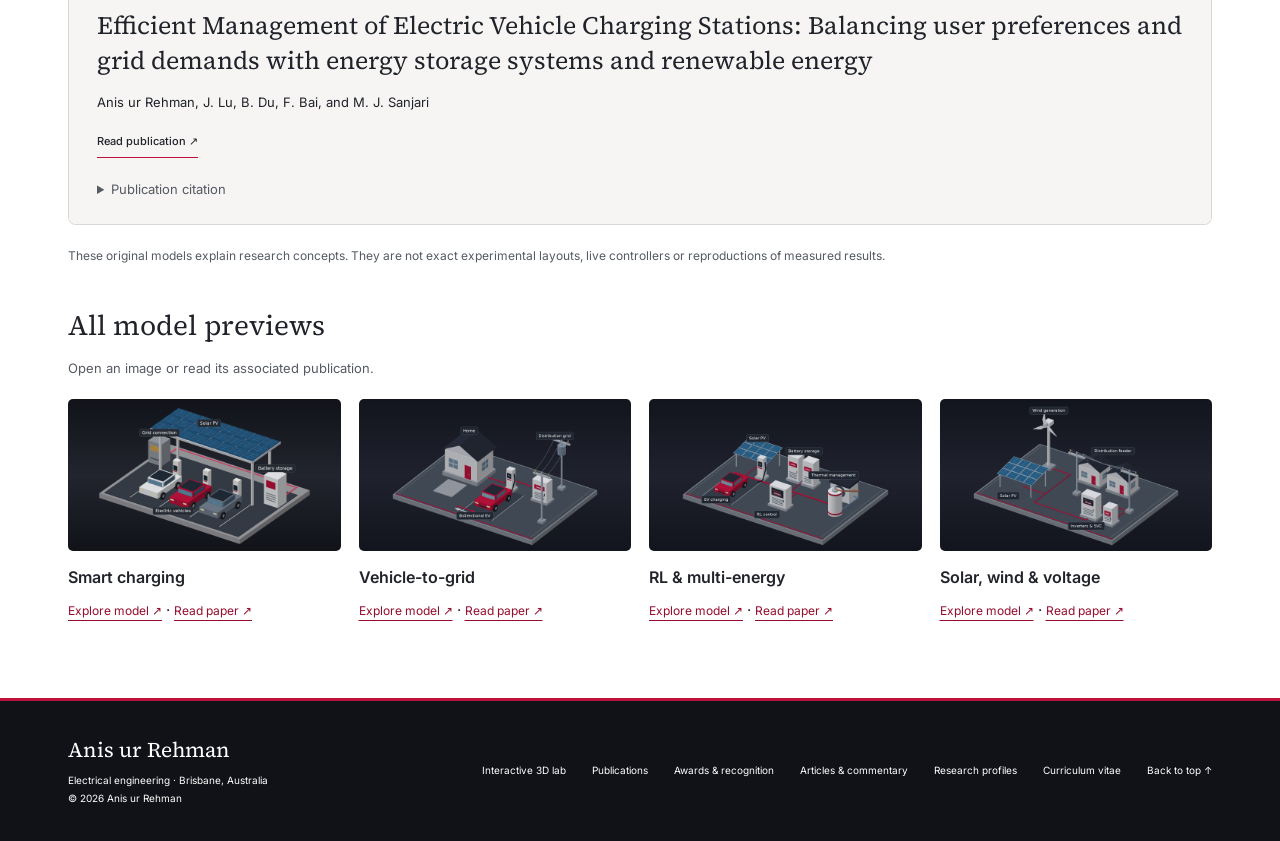
<file: research-lab.html>
<!doctype html><html lang="en"><head><meta charset="utf-8"><meta name="viewport" content="width=device-width, initial-scale=1">
<title>Interactive 3D Research | Anis ur Rehman</title><meta name="description" content="Explore interactive 3D concept models of EV charging, vehicle-to-grid systems, reinforcement learning and voltage control."><meta name="theme-color" content="#ffffff">
<link rel="canonical" href="https://anis-rehman-skitch.github.io/research-lab.html"><link rel="icon" type="image/svg+xml" href="assets/favicon.svg">
<meta property="og:type" content="website"><meta property="og:title" content="Interactive 3D Research | Anis ur Rehman"><meta property="og:description" content="Explore interactive 3D concept models of EV charging, vehicle-to-grid systems, reinforcement learning and voltage control."><meta property="og:url" content="https://anis-rehman-skitch.github.io/research-lab.html"><meta property="og:image" content="https://anis-rehman-skitch.github.io/assets/anis-ur-rehman.png"><meta property="og:image:alt" content="Anis ur Rehman">
<meta name="twitter:card" content="summary"><link rel="preload" href="assets/fonts/source-serif-4-latin.woff2" as="font" type="font/woff2" crossorigin><link rel="stylesheet" href="assets/styles.css"><link rel="stylesheet" href="assets/refinement.css"><link rel="stylesheet" href="assets/white-theme.css"><link rel="stylesheet" href="assets/recognition.css"><link rel="stylesheet" href="assets/metrics.css"><link rel="stylesheet" href="assets/crimson-theme.css"><link rel="stylesheet" href="assets/publication-sync.css"><link rel="stylesheet" href="assets/research-models.css"><script defer src="assets/site.js"></script>
<script type="application/ld+json">{"@context": "https://schema.org", "@type": "Person", "name": "Anis ur Rehman", "url": "https://anis-rehman-skitch.github.io", "image": "https://anis-rehman-skitch.github.io/assets/anis-ur-rehman.png", "jobTitle": "PhD researcher in Electrical Engineering", "affiliation": {"@type": "CollegeOrUniversity", "name": "Griffith University"}, "sameAs": ["https://scholar.google.com/citations?user=l1f8c9QAAAAJ&hl=en", "https://www.scopus.com/authid/detail.uri?authorId=57188699449", "https://orcid.org/0000-0002-1878-4523", "https://www.linkedin.com/in/engr-anis-ur-rehman-a8a135166", "https://www.racefor2030.com.au/team/anis-ur-rehman/"], "identifier": {"@type": "PropertyValue", "propertyID": "Scopus Author ID", "value": "57188699449"}, "knowsAbout": ["Electric vehicle charging", "Reinforcement learning", "Energy management", "Renewable energy", "Vehicle-to-grid technology"]}</script></head><body id="top"><a class="skip-link" href="#main">Skip to content</a><header class="site-header"><div class="wrap header-inner">
<a class="brand" href="index.html" aria-label="Anis ur Rehman home"><span class="monogram" aria-hidden="true">AR</span><span class="brand-name">Anis ur Rehman<span class="brand-sub">Electrical Engineering Researcher</span></span></a>
<button class="menu-toggle" type="button" aria-expanded="false" aria-controls="main-nav">Menu</button>
<nav class="main-nav" id="main-nav" aria-label="Main navigation"><a href="index.html#about">About</a><a href="index.html#research">Research</a><a href="publications.html" >Publications</a><a href="recognition.html" >Awards</a><a href="index.html#writing">Writing</a><a href="index.html#experience">Experience</a><a href="index.html#contact">Contact</a><a class="nav-cv" href="assets/Anis-ur-Rehman-CV.pdf" download>Download CV ↓</a></nav>
</div></header><main id="main"><section class="page-hero lab-hero"><div class="wrap"><p class="eyebrow">Interactive research</p><h1>Explore the research in 3D.</h1><p>Rotate the models, look inside the systems, and connect each idea to its publication.</p></div></section><section class="research-lab"><div class="wrap"><div class="model-picker" aria-label="Choose a research model"><button type="button" data-model="charging" aria-pressed="true">Smart charging</button><button type="button" data-model="v2g" aria-pressed="false">Vehicle-to-grid</button><button type="button" data-model="multi-energy" aria-pressed="false">RL &amp; multi-energy</button><button type="button" data-model="voltage" aria-pressed="false">Solar, wind &amp; voltage</button></div><article class="lab-panel"><header class="lab-panel-head"><p class="eyebrow" id="model-kind">Interactive 3D · Smart charging</p><h2 id="model-title">Inside a smart EV charging station</h2><p id="model-description">Explore solar generation, electric vehicles, battery storage and the grid connection in a charging-station energy system.</p></header><div class="lab-stage"><img id="model-fallback" src="assets/models/charging.png" width="1440" height="800" alt="3D solar-powered charging station with EVs, battery storage and grid connection"><canvas id="research-canvas" aria-label="Interactive 3D research model. Use the labelled rotation and zoom controls below."></canvas></div><div class="lab-interactions"><div class="component-picker" id="component-picker" aria-label="Highlight a component"></div><p class="component-detail" id="component-detail" aria-live="polite">Select a component to explore its role.</p><div class="model-controls"><button type="button" id="model-left">↶ Rotate left</button><button type="button" id="model-right">Rotate right ↷</button><label for="model-zoom">Zoom <input id="model-zoom" type="range" min="0.7" max="1.4" step="0.05" value="1"></label><button type="button" id="model-roof" aria-pressed="false">Hide canopy</button><button type="button" id="model-reset">Reset view</button></div><p id="model-status" class="model-status" role="status">The model image is ready. Interactive controls load when available.</p><noscript><p>The model images and publication information remain available. Enable JavaScript to rotate and zoom.</p></noscript></div><div class="lab-paper"><p class="eyebrow" id="model-venue">Applied Energy · 2025</p><h3 id="model-paper-title">Efficient Management of Electric Vehicle Charging Stations: Balancing user preferences and grid demands with energy storage systems and renewable energy</h3><p id="model-authors">Anis ur Rehman, J. Lu, B. Du, F. Bai, and M. J. Sanjari</p><a id="model-paper-link" class="text-link" href="https://doi.org/10.1016/j.apenergy.2025.126147" target="_blank" rel="noopener noreferrer">Read publication ↗</a><details><summary>Publication citation</summary><p id="model-citation">Anis ur Rehman, J. Lu, B. Du, F. Bai, and M. J. Sanjari, “Efficient Management of Electric Vehicle Charging Stations: Balancing user preferences and grid demands with energy storage systems and renewable energy,” Applied Energy, vol. 393, pp. 126147, 2025.</p></details></div></article><p class="lab-disclaimer">These original models explain research concepts. They are not exact experimental layouts, live controllers or reproductions of measured results.</p><div class="lab-static-alternatives"><h2>All model previews</h2><p>Open an image or read its associated publication.</p><div class="lab-preview-grid"><article><a href="assets/models/charging.png"><img src="assets/models/charging.png" width="1440" height="800" loading="lazy" alt="Inside a smart EV charging station"></a><h3>Smart charging</h3><a href="research-lab.html?model=charging">Explore model ↗</a> · <a href="https://doi.org/10.1016/j.apenergy.2025.126147" target="_blank" rel="noopener noreferrer">Read paper ↗</a></article><article><a href="assets/models/v2g.png"><img src="assets/models/v2g.png" width="1440" height="800" loading="lazy" alt="When an EV becomes an energy resource"></a><h3>Vehicle-to-grid</h3><a href="research-lab.html?model=v2g">Explore model ↗</a> · <a href="https://doi.org/10.1016/j.apenergy.2025.126974" target="_blank" rel="noopener noreferrer">Read paper ↗</a></article><article><a href="assets/models/multi-energy.png"><img src="assets/models/multi-energy.png" width="1440" height="800" loading="lazy" alt="The control layer of a multi-energy system"></a><h3>RL &amp; multi-energy</h3><a href="research-lab.html?model=multi-energy">Explore model ↗</a> · <a href="https://doi.org/10.1016/j.rser.2026.116733" target="_blank" rel="noopener noreferrer">Read paper ↗</a></article><article><a href="assets/models/voltage.png"><img src="assets/models/voltage.png" width="1440" height="800" loading="lazy" alt="Keeping voltage under control"></a><h3>Solar, wind &amp; voltage</h3><a href="research-lab.html?model=voltage">Explore model ↗</a> · <a href="https://doi.org/10.1016/j.renene.2024.120590" target="_blank" rel="noopener noreferrer">Read paper ↗</a></article></div></div></div></section></main><script id="research-model-config" type="application/json">{"charging": {"publication_id": 7, "title": "Inside a smart EV charging station", "short": "Smart charging", "description": "Explore solar generation, electric vehicles, battery storage and the grid connection in a charging-station energy system.", "groups": {"solar": {"label": "Solar PV", "detail": "Solar generation supplies renewable electricity to the station."}, "ev": {"label": "EV charging", "detail": "Charging decisions account for vehicle energy needs and available station resources."}, "battery": {"label": "Battery storage", "detail": "Stationary storage can move energy between periods of generation and demand."}, "grid": {"label": "Grid connection", "detail": "The grid connection links station operation to wider electricity demand."}}, "angle": 0.6, "elev": 0.5, "paper": {"id": 7, "title": "Efficient Management of Electric Vehicle Charging Stations: Balancing user preferences and grid demands with energy storage systems and renewable energy", "authors": "Anis ur Rehman, J. Lu, B. Du, F. Bai, and M. J. Sanjari", "year": 2025, "venue": "Applied Energy", "type": "Journal article", "doi": "10.1016/j.apenergy.2025.126147", "topics": ["EV charging", "Renewable energy", "Energy management"], "citation": "Anis ur Rehman, J. Lu, B. Du, F. Bai, and M. J. Sanjari, “Efficient Management of Electric Vehicle Charging Stations: Balancing user preferences and grid demands with energy storage systems and renewable energy,” Applied Energy, vol. 393, pp. 126147, 2025."}, "image": "assets/models/charging.png", "geometry": "assets/models/charging.json"}, "v2g": {"publication_id": 6, "title": "When an EV becomes an energy resource", "short": "Vehicle-to-grid", "description": "Explore how an electric vehicle, a bidirectional charger and the electricity network connect in a vehicle-to-grid system.", "groups": {"home": {"label": "Local demand", "detail": "Homes and other electricity users contribute to the demand served by the network."}, "ev": {"label": "EV & charger", "detail": "Compatible vehicles and bidirectional chargers enable both charging and electricity export."}, "grid": {"label": "Electricity grid", "detail": "Coordinated vehicle charging and discharging can support energy management and load balancing."}}, "angle": 0.6, "elev": 0.5, "paper": {"id": 6, "title": "Vehicle-to-grid technology for load balancing and energy management: A comprehensive review of technical, economic and environmental perspectives", "authors": "Anis ur Rehman, J. Lu, B. Du, F. Bai, M. J. Sanjari, and M. A. Hossain", "year": 2026, "venue": "Applied Energy", "type": "Journal article", "doi": "10.1016/j.apenergy.2025.126974", "topics": ["EV charging", "Energy management"], "citation": "Anis ur Rehman, J. Lu, B. Du, F. Bai, M. J. Sanjari, and M. A. Hossain, “Vehicle-to-grid technology for load balancing and energy management: A comprehensive review of technical, economic and environmental perspectives,” Applied Energy, vol. 402, pp. 126974, 2026."}, "image": "assets/models/v2g.png", "geometry": "assets/models/v2g.json"}, "multi-energy": {"publication_id": 4, "title": "The control layer of a multi-energy system", "short": "RL & multi-energy", "description": "Explore the relationship between a learning-based controller, electric vehicles, storage, renewable electricity and thermal energy.", "groups": {"solar": {"label": "Renewables", "detail": "Renewable electricity is one of the resources available to the energy system."}, "ev": {"label": "Electric vehicles", "detail": "Vehicle energy needs and flexibility enter the control problem."}, "battery": {"label": "Storage", "detail": "Energy storage provides flexibility across operating periods."}, "heat": {"label": "Thermal management", "detail": "Thermal equipment illustrates thermal dynamics and energy services within the review’s broader scope."}, "controller": {"label": "RL controller", "detail": "An RL control layer uses system observations to select actions and learn from feedback."}}, "angle": 0.6, "elev": 0.5, "paper": {"id": 4, "title": "Reinforcement learning as a control layer for electric vehicle interaction with multi-energy systems: A comprehensive review", "authors": "Anis ur Rehman", "year": 2026, "venue": "Renewable and Sustainable Energy Reviews", "type": "Journal article", "doi": "10.1016/j.rser.2026.116733", "topics": ["EV charging", "Reinforcement learning", "Energy management"], "citation": "Anis ur Rehman, “Reinforcement learning as a control layer for electric vehicle interaction with multi-energy systems: A comprehensive review,” Renew. Sustain. Energy Rev., vol. 231, p. 116733, 2026, doi: 10.1016/j.rser.2026.116733."}, "image": "assets/models/multi-energy.png", "geometry": "assets/models/multi-energy.json"}, "voltage": {"publication_id": 11, "title": "Keeping voltage under control", "short": "Solar, wind & voltage", "description": "Explore a power system with solar PV, wind generation, distribution equipment and inverter-based control.", "groups": {"solar": {"label": "Solar PV", "detail": "Solar PV adds renewable generation to the electrical network."}, "wind": {"label": "Wind generation", "detail": "Wind generation contributes another varying renewable energy resource."}, "grid": {"label": "Distribution network", "detail": "The feeder connects generation, electrical equipment and demand."}, "inverter": {"label": "Inverters & SVC", "detail": "PV inverters and static var compensators provide reactive-power control in the PPO-based study."}}, "angle": 0.6, "elev": 0.5, "paper": {"id": 11, "title": "Reinforcement learning-driven proximal policy optimization-based voltage control for PV and WT integrated power system", "authors": "Anis ur Rehman, Z. Ullah, H. S. Qazi, H. M. Hasanien, and H. M. Khalid", "year": 2024, "venue": "Renewable Energy", "type": "Journal article", "doi": "10.1016/j.renene.2024.120590", "topics": ["Reinforcement learning", "Renewable energy"], "citation": "Anis ur Rehman, Z. Ullah, H. S. Qazi, H. M. Hasanien, and H. M. Khalid, “Reinforcement learning-driven proximal policy optimization-based voltage control for PV and WT integrated power system,” Renewable Energy, vol. 227, p. 120590, Jun. 2024, doi: 10.1016/j.renene.2024.120590."}, "image": "assets/models/voltage.png", "geometry": "assets/models/voltage.json"}}</script><script defer src="assets/research-models.js"></script><footer class="site-footer"><div class="wrap footer-inner"><div><strong>Anis ur Rehman</strong>Electrical engineering · Brisbane, Australia<br> © 2026 Anis ur Rehman</div><div class="footer-links"><a href="research-lab.html">Interactive 3D lab</a><a href="publications.html">Publications</a><a href="recognition.html">Awards &amp; recognition</a><a href="index.html#writing">Articles &amp; commentary</a><a href="index.html#research-profiles">Research profiles</a><a href="assets/Anis-ur-Rehman-CV.pdf" download>Curriculum vitae</a><a href="#top">Back to top ↑</a></div></div></footer><div class="toast" role="status" aria-live="polite" hidden></div></body></html>
</file>
<file: assets/styles.css>
@charset "UTF-8";
:root{--navy:#162c3e;--navy-dark:#102230;--ink:#172c3b;--muted:#59646d;--red:#a63a43;--paper:#f6f4ef;--line:#d9dedf;--white:#fff;--serif:Georgia,'Times New Roman',serif;--sans:Arial,Helvetica,sans-serif}
*{box-sizing:border-box}html{scroll-behavior:smooth;scroll-padding-top:105px}body{margin:0;color:var(--ink);background:var(--white);font:16px/1.65 var(--sans);-webkit-font-smoothing:antialiased}button,input,select{font:inherit}a{color:inherit;text-underline-offset:5px}a:hover{color:var(--red)}img{display:block;max-width:100%}button,a,input,select,summary{-webkit-tap-highlight-color:transparent}button{cursor:pointer}button:focus-visible,a:focus-visible,input:focus-visible,select:focus-visible,summary:focus-visible{outline:3px solid #a9525b;outline-offset:5px}[hidden]{display:none!important}.wrap{max-width:1200px;padding:0 44px;margin:auto}.skip-link{position:fixed;top:-100px;left:20px;padding:10px 20px;background:white;z-index:100}.skip-link:focus{top:12px}.site-header{position:sticky;top:0;z-index:30;background:#fffffffa;border-top:4px solid var(--navy);border-bottom:1px solid #e7e9e9}.header-inner{display:flex;align-items:center;justify-content:space-between;gap:28px;min-height:86px}.brand{display:flex;align-items:center;gap:13px;text-decoration:none;white-space:nowrap}.monogram{font:27px/1 var(--serif);letter-spacing:-2px;display:grid;place-items:center;width:43px;height:43px;color:var(--navy);border:1px solid #bcc6cd}.brand-name{font-size:16px;font-weight:700;letter-spacing:.1px}.brand-sub{display:block;font-size:10px;letter-spacing:1.6px;text-transform:uppercase;font-weight:400;color:var(--muted);margin-top:2px}.main-nav{display:flex;align-items:center;gap:26px}.main-nav a{text-decoration:none;font-size:13px;font-weight:600;position:relative;padding:12px 0}.main-nav a[aria-current=page]{color:var(--red)}.main-nav .nav-cv{border:1px solid #cbd1d5;padding:8px 13px}.menu-toggle{display:none;border:1px solid var(--line);background:#fff;padding:8px 13px;font-size:13px}.eyebrow{font-size:11px;text-transform:uppercase;letter-spacing:2.1px;font-weight:700;color:var(--red);margin:0 0 21px}.hero{background:var(--paper)}.hero-grid{display:grid;grid-template-columns:1.18fr 1fr;gap:66px;align-items:center;padding-top:66px;padding-bottom:58px}.hero h1{font:normal clamp(42px,4.6vw,66px)/1.08 var(--serif);letter-spacing:-1.8px;margin:0 0 20px;max-width:650px}.hero-role{font:24px/1.35 var(--serif);margin:0 0 9px}.hero-affiliation{font-size:13px;color:var(--muted);margin:0 0 25px}.hero-desc{color:#475863;font-size:16px;line-height:1.85;max-width:490px;margin:0}.button-row{display:flex;flex-wrap:wrap;gap:12px;margin-top:30px}.button{display:inline-flex;align-items:center;justify-content:center;gap:22px;min-height:45px;padding:11px 20px;border:1px solid var(--navy);text-decoration:none;font-size:12px;letter-spacing:.2px;font-weight:700;background:var(--navy);color:#fff}.button:hover{background:var(--navy-dark);color:white}.button-outline{background:transparent;color:var(--navy);border-color:#b2bdc4}.button-outline:hover{color:var(--navy);background:#e9e9e4}.text-link{font-size:13px;font-weight:700;text-decoration:none;border-bottom:1px solid #99a7b2;padding-bottom:4px;display:inline-block}.profile-links{display:flex;flex-wrap:wrap;gap:20px;margin-top:27px}.profile-links a{font-size:12px;color:var(--muted);text-decoration:none}.profile-links a:hover{color:var(--red)}.portrait{margin:0;position:relative;max-width:440px;justify-self:end;width:100%}.portrait img{width:100%;height:auto;aspect-ratio:500/462;object-fit:cover}.portrait figcaption{background:var(--navy);color:#fff;padding:18px 23px;display:flex;align-items:center;justify-content:space-between;gap:12px;font-size:12px;border-bottom:3px solid var(--red)}.portrait figcaption span:last-child{color:#c5d0d7;font-size:11px}.affiliation-strip{background:#fff;border-bottom:1px solid var(--line)}.affiliation-inner{display:flex;align-items:center;justify-content:space-between;gap:20px;min-height:84px}.affiliation-inner>p{color:var(--muted);font-size:11px;letter-spacing:1.2px;text-transform:uppercase}.affiliations{display:flex;align-items:center;gap:42px}.affiliations a{text-decoration:none;font:19px var(--serif)}.affiliations a span{display:block;font:10px var(--sans);letter-spacing:1.4px;text-transform:uppercase;color:var(--muted);margin-top:6px}.section{padding:88px 0}.section-head{display:flex;align-items:end;justify-content:space-between;gap:30px;margin-bottom:36px}.section h2,.page-hero h1{font:normal 38px/1.2 var(--serif);letter-spacing:-.6px;margin:0}.section-head .eyebrow{margin-bottom:12px}.section-lead{color:var(--muted);max-width:560px;font-size:15px}.about-grid{display:grid;grid-template-columns:.8fr 1.2fr;gap:88px}.about-copy p{margin:0 0 20px;color:#495964}.about-copy p:first-child{font-size:18px;color:var(--ink);line-height:1.75}.section-intro{font:24px/1.5 var(--serif);margin:0;color:#d5e0e7}.stats{display:grid;grid-template-columns:repeat(3,1fr);gap:20px;border-top:1px solid var(--line);padding-top:26px;margin-top:32px}.stat strong{font:38px var(--serif);display:block;color:var(--navy)}.stat span{font-size:11px;color:var(--muted)}.research-section{background:var(--navy);color:#fff}.research-section .eyebrow{color:#dba5a5}.research-section .section-lead{color:#c2ced6}.research-grid{display:grid;grid-template-columns:repeat(2,1fr);gap:35px 60px;margin-top:45px}.research-item{border-top:1px solid #4a5d6b;padding:25px 0 0;display:grid;grid-template-columns:35px 1fr;gap:20px}.research-number{font:15px var(--serif);color:#b5c0c8;padding-top:5px}.research-item h3{font:24px/1.3 var(--serif);margin:0 0 13px}.research-item p{font-size:14px;color:#c9d2d9;line-height:1.85;margin:0}.research-item a{display:inline-block;margin-top:15px;color:#e8c3c4;text-decoration:none;font-size:12px}.doctoral{margin-top:46px;border-top:1px solid #4a5d6b;padding-top:27px;display:grid;grid-template-columns:1fr 2.3fr;gap:40px}.doctoral-label{font-size:10px;letter-spacing:1.8px;text-transform:uppercase;color:#cbd5dc}.doctoral h3{font:22px/1.45 var(--serif);margin:0 0 15px}.doctoral a{font-size:12px;color:#e9c0c3}.publication-list{border-top:1px solid var(--line)}.publication{display:grid;grid-template-columns:64px 1fr;gap:22px;padding:29px 0;border-bottom:1px solid var(--line)}.pub-year{font:19px var(--serif);color:var(--red);padding-top:3px}.pub-type{font-size:9px;letter-spacing:.7px;text-transform:uppercase;display:block;margin-top:8px;color:var(--muted);line-height:1.6;font-family:var(--sans)}.publication h3{font:21px/1.4 var(--serif);margin:0 0 10px}.publication h3 a{text-decoration:none}.pub-authors{font-size:12px;color:#64717b;margin:0 0 8px;line-height:1.7}.pub-authors strong{font-weight:600;color:#344956}.pub-venue{font-size:12px;color:#405665;margin:0}.pub-actions{display:flex;flex-wrap:wrap;gap:22px;margin-top:12px}.pub-actions a,.citation-toggle{font-size:11px;font-weight:700;color:var(--navy);background:none;border:0;padding:0;text-decoration:none}.citation-toggle{cursor:pointer}.citation-toggle:hover,.pub-actions a:hover{color:var(--red)}.citation-box{background:var(--paper);padding:16px;margin:17px 0 0;font-size:12px;color:#485965;border-left:2px solid var(--red)}.citation-box p{margin:0 0 12px;overflow-wrap:anywhere}.copy-citation{border:1px solid #bac5cc;background:#fff;padding:5px 10px;color:var(--navy);font-size:11px}.section-end{margin-top:28px}.tinted{background:var(--paper)}.education-grid{display:grid;grid-template-columns:1fr 1.35fr;gap:80px}.timeline{border-top:1px solid #cbd2d5}.timeline-item{display:grid;grid-template-columns:113px 1fr;gap:24px;border-bottom:1px solid #cbd2d5;padding:25px 0}.timeline-date{font-size:11px;color:var(--muted);padding-top:4px}.timeline-item h3{font:22px/1.3 var(--serif);margin:0 0 7px}.timeline-org{font-size:13px;margin:0 0 10px}.timeline-text{font-size:13px;line-height:1.8;color:var(--muted);margin:0}.skills{margin-top:40px}.skills h3{font:22px var(--serif);margin:0 0 20px}.skill-row{border-top:1px solid #d6dadd;padding:13px 0;font-size:12px;color:var(--muted)}.skill-row b{display:block;color:var(--ink);font-size:11px;letter-spacing:.2px;margin-bottom:4px}.experience-grid{display:grid;grid-template-columns:1fr 2fr;gap:70px}.experience-list .timeline-item{grid-template-columns:130px 1fr}.experience-list .timeline-item:first-child{border-top:1px solid var(--line)}.more-background{margin-top:45px;border-top:1px solid var(--line)}.more-background details{border-bottom:1px solid var(--line)}.more-background summary{padding:18px 0;font:19px var(--serif);cursor:pointer}.more-background ul{font-size:13px;color:var(--muted);padding-left:20px;margin:0 0 24px}.more-background li{padding:5px 0}.contact-section{background:var(--paper);border-top:1px solid var(--line)}.contact-grid{display:grid;grid-template-columns:1.1fr 1fr;gap:90px}.contact-grid h2{font-size:40px}.contact-grid p{color:var(--muted);max-width:460px;font-size:15px}.contact-label{font-size:10px;letter-spacing:1.5px;text-transform:uppercase;margin:0 0 10px!important;color:var(--red)!important}.email-link{font:22px/1.5 var(--serif);overflow-wrap:anywhere;text-decoration:none}.contact-info{padding-top:8px}.contact-controls{display:flex;align-items:center;gap:22px;margin:20px 0 30px}.copy-email{border:0;border-bottom:1px solid #99a7b2;padding:0 0 3px;background:none;color:var(--muted);font-size:12px}.contact-profiles{display:flex;gap:22px;flex-wrap:wrap}.contact-profiles a{font-size:12px}.site-footer{background:var(--navy-dark);color:#c1cbd2;padding:27px 0;font-size:11px}.footer-inner{display:flex;align-items:center;justify-content:space-between;gap:25px}.footer-inner strong{display:block;color:white;font:17px var(--serif);margin-bottom:5px}.footer-links{display:flex;gap:22px}.footer-links a{text-decoration:none}.page-hero{background:var(--paper);padding:55px 0 43px}.page-hero h1{font-size:48px}.page-hero p:not(.eyebrow){color:var(--muted);font-size:14px;max-width:620px;margin-bottom:20px}.catalogue-section{padding:35px 0 80px}.filters{display:grid;grid-template-columns:2fr 1fr 1fr 1.2fr;gap:15px;background:#fff}.filter-field label{display:block;font-size:10px;font-weight:700;text-transform:uppercase;letter-spacing:1.2px;color:var(--muted);margin-bottom:8px}.filter-field input,.filter-field select{width:100%;min-height:45px;border:1px solid #c5cfd5;background:white;color:var(--navy);padding:10px 12px;border-radius:0;font-size:13px}.results-toolbar{display:flex;align-items:center;justify-content:space-between;gap:20px;margin:24px 0 16px}.result-count{font-size:12px;color:var(--muted);margin:0}.reset-filters{font-size:12px;color:var(--red);background:transparent;border:0;padding:5px 0;text-decoration:underline;text-underline-offset:4px}.empty-state{text-align:center;padding:50px 20px;color:var(--muted)}.empty-state h2{font:26px var(--serif);color:var(--navy)}.pub-note{font-size:11px;color:var(--muted);margin:20px 0 0}.catalogue-list .publication{padding:27px 0}.catalogue-list .publication h3{font-size:20px}.toast{position:fixed;bottom:25px;left:50%;transform:translateX(-50%);padding:12px 20px;background:var(--navy-dark);color:#fff;z-index:60;font-size:13px;max-width:calc(100% - 30px);box-shadow:0 4px 24px #0002}.noscript-note{background:var(--paper);padding:14px;font-size:13px}.back-top{font-size:12px;text-decoration:none}
.filter-field,.pub-body{min-width:0}.filter-field input,.filter-field select{min-width:0}
@media(min-width:1400px){.wrap{max-width:1280px}.hero-grid{gap:90px}.hero h1{font-size:70px}}
@media(max-width:1000px){.menu-toggle{display:block}.main-nav{display:none;position:absolute;top:90px;left:0;right:0;background:white;padding:18px 30px 25px;border-bottom:1px solid var(--line);box-shadow:0 12px 14px #152c3d0a;flex-direction:column;align-items:stretch;gap:0!important}.main-nav.is-open{display:flex}.main-nav a{padding:11px 4px}.main-nav .nav-cv{margin-top:10px;text-align:center}}
@media(max-width:1000px){.wrap{padding:0 30px}.main-nav{gap:17px}.brand-sub{font-size:9px}.hero-grid{gap:38px;padding-top:48px;padding-bottom:48px}.hero h1{font-size:50px}.hero-role{font-size:21px}.hero-desc{font-size:15px}.hero .button{padding:10px 15px}.about-grid{gap:45px;grid-template-columns:1fr 1.2fr}.education-grid,.experience-grid{gap:40px}.research-grid{gap:30px}.contact-grid{gap:45px}.filters{grid-template-columns:1.7fr 1fr 1fr}.filter-field:last-child{grid-column:1/-1}.portrait figcaption{padding:15px;display:block}.portrait figcaption span{display:block}.portrait figcaption span:last-child{margin-top:4px}}
@media(max-width:760px){html{scroll-padding-top:85px}.wrap{padding:0 23px}.header-inner{min-height:73px;gap:15px}.brand-name{font-size:14px}.brand-sub{font-size:8px;letter-spacing:1.3px}.monogram{width:36px;height:36px;font-size:24px}.menu-toggle{display:block}.main-nav{display:none;position:absolute;top:77px;left:0;right:0;background:white;padding:18px 23px 25px;box-shadow:0 12px 14px #152c3d0a;border-bottom:1px solid var(--line);flex-direction:column;align-items:stretch;gap:0}.main-nav.is-open{display:flex}.main-nav a{padding:11px 4px}.main-nav .nav-cv{margin-top:10px;text-align:center}.hero-grid{grid-template-columns:1fr;gap:37px;padding-top:40px;padding-bottom:35px}.hero h1{font-size:49px;letter-spacing:-1.2px;margin-bottom:18px}.hero-role{font-size:22px}.hero-desc{font-size:15px;max-width:100%}.hero-affiliation{font-size:12px}.eyebrow{font-size:10px;margin-bottom:17px}.button-row{margin-top:24px}.profile-links{margin-top:24px}.portrait{justify-self:start;max-width:440px;width:100%}.portrait figcaption{display:flex;padding:16px 20px}.portrait figcaption span:last-child{margin:0}.affiliation-inner{display:block;padding-top:19px;padding-bottom:22px}.affiliation-inner>p{margin:0 0 17px;font-size:9px}.affiliations{gap:30px;justify-content:space-between}.affiliations a{font-size:17px}.affiliations a span{font-size:9px;letter-spacing:.9px}.section{padding:57px 0}.section h2{font-size:32px}.section-head{display:block;margin-bottom:28px}.section-head>.text-link{margin-top:22px}.about-grid,.education-grid,.experience-grid,.contact-grid{grid-template-columns:1fr;gap:25px}.about-copy p:first-child{font-size:17px}.about-copy p{font-size:14px}.stats{margin-top:26px;gap:16px}.stat strong{font-size:34px}.stat span{font-size:10px}.research-grid{grid-template-columns:1fr;gap:26px;margin-top:28px}.research-item{grid-template-columns:25px 1fr;gap:14px;padding-top:20px}.research-item h3{font-size:23px}.research-item p{font-size:13px}.doctoral{grid-template-columns:1fr;gap:12px;margin-top:33px;padding-top:22px}.doctoral h3{font-size:20px}.publication{grid-template-columns:45px 1fr;gap:14px;padding:24px 0}.pub-year{font-size:17px}.pub-type{font-size:8px}.publication h3,.catalogue-list .publication h3{font-size:19px}.pub-authors{font-size:11px}.pub-venue{font-size:11px}.timeline-item{grid-template-columns:90px 1fr;gap:17px;padding:22px 0}.timeline-item h3{font-size:20px}.timeline-org,.timeline-text{font-size:12px}.timeline-date{font-size:10px}.skills{margin-top:28px}.experience-list .timeline-item{grid-template-columns:90px 1fr}.contact-grid h2{font-size:34px}.email-link{font-size:20px}.contact-grid p{font-size:14px}.footer-inner{align-items:start}.footer-links{flex-direction:column;gap:8px}.footer-inner>div:first-child{max-width:250px}.page-hero{padding:36px 0 30px}.page-hero h1{font-size:39px}.page-hero p:not(.eyebrow){font-size:13px}.filters{grid-template-columns:1fr 1fr;gap:13px}.filter-field:first-child,.filter-field:last-child{grid-column:1/-1}.catalogue-section{padding-top:25px}.pub-note{font-size:10px}.catalogue-list .publication{padding:24px 0}.more-background{margin-top:28px}}
@media(max-width:420px){.affiliations{flex-wrap:wrap;gap:22px}.portrait figcaption{display:block}.portrait figcaption span:last-child{margin-top:5px}.hero h1{font-size:44px}}
@media(prefers-reduced-motion:reduce){html{scroll-behavior:auto}*{transition:none!important}}
@media print{.site-header,.filters,.results-toolbar,.pub-actions,.button-row,.profile-links,.site-footer,.contact-controls,.toast{display:none!important}.wrap{max-width:none;padding:0}.section{padding:25px 0}.hero-grid{padding:0;gap:25px}.hero h1{font-size:36px}.portrait{max-width:200px}.research-section{background:white;color:black}.research-item p,.research-section .eyebrow,.research-section .section-lead{color:#333}.publication,.timeline-item{break-inside:avoid}.publication[hidden]{display:none!important}a{color:#111;text-decoration:none}.page-hero{padding:0 0 20px}.section h2{font-size:27px}.contact-section{background:white}}
</file>
<file: assets/refinement.css>
/* Refined academic identity. University assets retain their official colours. */
@font-face{font-family:Inter;font-style:normal;font-weight:400 600;font-display:swap;src:url(fonts/inter-latin.woff2) format('woff2')}
@font-face{font-family:'Source Serif 4';font-style:normal;font-weight:400 500;font-display:swap;src:url(fonts/source-serif-4-latin.woff2) format('woff2')}
:root{--navy:#132e40;--navy-dark:#0e2332;--ink:#142e3e;--muted:#60707a;--red:#a84249;--paper:#f6f5f0;--line:#dce1e2;--serif:'Source Serif 4',Georgia,serif;--sans:Inter,Arial,sans-serif}
body{font-size:15px;line-height:1.75}.wrap{max-width:1240px;padding:0 48px}a,button{transition:color .2s,background-color .2s,border-color .2s}.site-header{border-top:0;background:#fffffffa}.header-inner{min-height:92px;gap:24px}.monogram{border:0;border-right:1px solid #c8d1d6;width:50px;height:39px;padding-right:15px;font:30px/1 var(--serif);letter-spacing:-3px}.brand{gap:15px}.brand-name{font-size:14px;letter-spacing:.1px;font-weight:600}.brand-sub{font-size:8px;letter-spacing:1.5px;margin-top:4px}.main-nav{gap:26px}.main-nav a{font-size:11px;font-weight:500}.main-nav .nav-cv{background:var(--navy);border-color:var(--navy);color:white;padding:10px 15px}.main-nav .nav-cv:hover{background:var(--red);border-color:var(--red)}.eyebrow{font:600 10px/1.7 var(--sans);letter-spacing:2px}.eyebrow-rule{display:inline-block;width:28px;height:1px;background:var(--red);vertical-align:middle;margin-right:11px}.hero{background:var(--paper);position:relative;overflow:hidden;border-bottom:1px solid var(--line)}.hero-grid{grid-template-columns:minmax(0,1.12fr) minmax(0,1fr);gap:90px;padding-top:50px;padding-bottom:44px}.hero h1{font:400 clamp(62px,6.9vw,89px)/.99 var(--serif);letter-spacing:-3.8px;margin:22px 0 25px}.hero h1>span{display:block}.hero-role{font:500 17px/1.65 var(--sans);letter-spacing:-.15px;margin:0 0 24px;color:#354e5f}.hero-desc{font:400 14px/1.9 var(--sans);color:#5d6a72;max-width:415px}.button-row{margin-top:26px;gap:13px}.button{font-size:11px;min-height:46px;padding:12px 19px;gap:22px;letter-spacing:0;font-weight:600}.button:hover{background:var(--red);border-color:var(--red)}.button-outline:hover{color:var(--navy);background:#eaece8;border-color:#aab8bf}.profile-links{gap:21px;margin-top:24px}.profile-links a{font-size:10px;color:#52646f}.portrait{max-width:440px;align-self:center;position:relative;margin-right:12px}.portrait:before{content:'';position:absolute;inset:-12px -12px 12px 12px;border:1px solid #c4c2b6;z-index:0;pointer-events:none}.portrait-photo{position:relative;aspect-ratio:756/940;overflow:hidden;background:#e6e0d6}.portrait-photo svg{display:block;width:100%;height:100%}.portrait figcaption{position:relative;background:var(--navy);padding:20px 24px;border:0;display:flex;justify-content:space-between;align-items:center;min-height:83px}.portrait-label{display:block!important;font:400 8px/1.5 var(--sans);letter-spacing:1.8px;text-transform:uppercase;color:#bdcbd4;margin-bottom:5px}.portrait figcaption strong{font:400 19px var(--serif);color:#fff}.portrait figcaption .portrait-location{font:400 10px/1.6 var(--sans);text-align:right;color:#c2cfd8}.hero-footnote{display:flex;gap:30px;align-items:center;padding-bottom:27px;color:#63717a;font:400 9px/1.7 var(--sans);letter-spacing:1.4px;text-transform:uppercase}.hero-footnote span+span:before{content:'·';margin-right:30px;color:#87959d}.institution-section{padding:30px 0 34px;border-bottom:1px solid var(--line);background:white}.institution-heading{display:flex;justify-content:space-between;align-items:center;margin-bottom:25px;gap:20px}.institution-heading p{margin:0;font-size:9px;letter-spacing:1.7px;text-transform:uppercase;font-weight:500}.institution-heading>span{font-size:10px;color:#73808a}.institution-grid{display:grid;grid-template-columns:repeat(5,minmax(0,1fr));gap:10px}.institution{display:flex;flex-direction:column;align-items:center;justify-content:space-between;gap:14px;text-decoration:none;padding:10px 10px 7px;min-width:0}.institution+.institution{border-left:1px solid #e4e7e8}.institution-logo{height:70px;width:100%;display:flex;align-items:center;justify-content:center;gap:10px}.institution-logo img{max-width:100%;max-height:70px;object-fit:contain;width:auto;height:auto}.institution-logo img[src$='griffith.svg']{width:170px}.institution-logo img[src$='race.png']{height:70px}.institution-logo img[src$='hust.png']{width:180px;padding:10px;background:var(--navy);box-sizing:border-box}.institution-logo.seal img{width:48px;height:48px;flex-shrink:0}.institution-logo.seal b{font-size:9px;line-height:1.55;font-weight:500;letter-spacing:-.15px}.institution>span{font-size:9px;color:#6c7882;text-align:center;letter-spacing:-.15px;line-height:1.7}.institution:hover>span{color:var(--red)}.section{padding:100px 0}.section h2{font:400 39px/1.24 var(--serif);letter-spacing:-1.1px}.section-head{margin-bottom:40px}.section-head .eyebrow{margin-bottom:15px}.section-lead{font-size:13px;line-height:1.9;max-width:400px}.about-grid{grid-template-columns:1fr 1.22fr;gap:90px}.about-copy p{font-size:14px;line-height:1.9}.about-copy p:first-child{font-size:17px;line-height:1.8}.stats{padding-top:30px;margin-top:37px;gap:25px}.stat strong{font:400 44px/1.2 var(--serif)}.stat span{font-size:9px}.text-link{font:500 11px/1.8 var(--sans);padding-bottom:5px;border-color:#aebac2}.research-section{background:var(--navy-dark)}.research-section .section-head{align-items:center}.research-section .section-lead{color:#bac9d3;max-width:330px}.research-grid{margin-top:45px;gap:36px 65px}.research-item{padding-top:26px;gap:20px;grid-template-columns:30px 1fr;border-color:#3a5363}.research-number{font:400 20px var(--serif);color:#a4b9c6}.research-item h3{font:400 24px/1.35 var(--serif);letter-spacing:-.35px;margin-bottom:14px}.research-item p{font-size:12px;color:#c1cdd5;line-height:1.95}.research-item a{font-size:10px;margin-top:19px;color:#e7b5b8}.doctoral{border-color:#3a5363;margin-top:45px;padding-top:32px}.doctoral-label{font-size:9px;line-height:2}.doctoral h3{font:400 23px/1.5 var(--serif);letter-spacing:-.4px}.doctoral a{font-size:10px}.featured-publications{display:grid;grid-template-columns:repeat(2,minmax(0,1fr));gap:30px 45px;border-top:0}.featured-publications .publication{display:flex;flex-direction:column;gap:12px;padding:24px 0 27px;border-top:2px solid var(--navy);border-bottom:1px solid var(--line);min-width:0}.featured-publications .pub-year{display:flex;gap:15px;align-items:center;font:500 11px var(--sans);color:var(--red)}.featured-publications .pub-type{margin:0;padding-left:15px;border-left:1px solid #bac6cc;font-size:9px;letter-spacing:1px}.featured-publications .pub-body{display:flex;flex-direction:column;flex:1}.featured-publications h3{font:400 23px/1.4 var(--serif);letter-spacing:-.3px;margin:0 0 15px}.featured-publications .pub-authors{font-size:10px;margin-bottom:12px}.featured-publications .pub-venue{font-size:10px;font-weight:500;color:#435966;margin-top:auto}.featured-publications .pub-actions{margin-top:18px}.pub-actions a,.citation-toggle{font:500 10px var(--sans)}.publication h3 a:hover{color:var(--red)}.publication h3 a{transition:color .2s}.section-end{margin-top:30px}.education-grid{grid-template-columns:.9fr 1.2fr;gap:95px}.timeline{border-top:0}.timeline-item{padding:27px 0;grid-template-columns:104px 1fr;gap:26px}.timeline-item:first-child{padding-top:0}.timeline-date{font-size:10px;line-height:1.7;color:#70808a}.timeline-item h3{font:400 23px/1.3 var(--serif);letter-spacing:-.4px}.timeline-org{font-size:11px;line-height:1.8;color:#465e6b}.timeline-text{font-size:12px;line-height:1.85}.degree-heading{display:flex;align-items:center;gap:18px;margin:0 0 16px;min-height:40px}.degree-heading img{object-fit:contain;max-height:44px;width:auto;max-width:115px}.degree-level{font-size:8px;letter-spacing:1.2px;text-transform:uppercase;color:#7c6a5b}.skills h3{font-size:24px}.skill-row{font-size:11px;line-height:1.9;padding:16px 0}.skill-row b{font-weight:500;font-size:10px;margin-bottom:6px}.experience-grid{gap:80px}.experience-list .timeline-item{padding:27px 0;gap:26px}.experience-list .timeline-item h3{font-size:23px}.more-background{margin-top:45px}.more-background summary{font-size:20px;padding:22px 0}.more-background ul{font-size:12px}.contact-section{background:#eef1ef}.contact-grid{gap:90px;align-items:center}.contact-grid h2{font-size:43px;letter-spacing:-1.4px}.contact-grid p{font-size:13px}.contact-info{border-left:1px solid #cbd6d5;padding-left:45px}.email-link{font:400 20px/1.7 var(--serif);letter-spacing:-.3px}.contact-label{font-size:9px!important}.contact-controls{margin:23px 0 28px}.copy-email{font-size:10px}.contact-profiles{gap:20px}.contact-profiles a{font-size:10px}.site-footer{padding:34px 0;font-size:10px}.footer-inner strong{font-size:21px;margin-bottom:8px}.footer-links{gap:26px}.footer-links a{font-size:10px}.page-hero{padding:65px 0 45px}.page-hero h1{font:400 56px/1.15 var(--serif);letter-spacing:-1.7px;display:flex;align-items:center;gap:22px}.page-count{font:400 16px var(--sans);border:1px solid #bfcbd0;color:#5b707e;padding:9px 12px;letter-spacing:0}.page-hero p:not(.eyebrow){font-size:13px;line-height:1.9}.catalogue-section{padding:35px 0 90px}.filters{padding:23px;background:var(--paper);gap:18px}.filter-field label{font-size:8px;letter-spacing:1.3px;font-weight:500;margin-bottom:9px}.filter-field input,.filter-field select{font-size:11px;height:45px;border-color:#d0d8dc;background:#fff;padding:11px}.result-count,.reset-filters{font-size:10px}.catalogue-list .publication{padding:29px 0;grid-template-columns:70px minmax(0,1fr);gap:30px}.catalogue-list .publication h3{font:400 23px/1.4 var(--serif);letter-spacing:-.3px}.catalogue-list .pub-year{font:400 22px var(--serif)}.catalogue-list .pub-type{font-size:8px}.catalogue-list .pub-authors{font-size:11px}.catalogue-list .pub-venue{font-size:11px}.catalogue-list .pub-actions{margin-top:16px}.pub-note{font-size:10px}.menu-toggle{font-size:11px;padding:8px 13px;border-color:#b9c5cc}
@media(min-width:1400px){.wrap{max-width:1320px}.hero-grid{gap:110px}.hero h1{font-size:96px}.portrait{max-width:465px}}
@media(max-width:1100px){.wrap{padding:0 36px}.main-nav{gap:18px}.hero-grid{gap:60px}.hero h1{font-size:76px}.hero-role{font-size:16px}.portrait{max-width:400px}.institution-logo.seal{gap:6px}.institution-logo.seal img{width:40px;height:40px}.institution-logo.seal b{font-size:8px}.institution>span{font-size:8px}.about-grid,.education-grid,.contact-grid{gap:55px}.contact-info{padding-left:30px}.contact-grid h2{font-size:38px}.email-link{font-size:18px}.institution-logo img[src$='hust.png']{padding:8px}}
@media(max-width:1000px){.main-nav{top:92px;padding:18px 36px 25px}.main-nav a{font-size:12px;padding:12px 3px}.main-nav .nav-cv{padding:12px}.hero-grid{gap:40px}.hero h1{font-size:69px}.hero .eyebrow{font-size:9px;letter-spacing:1.4px}.hero-role{font-size:15px}.hero-desc{font-size:12px}.hero .button{font-size:10px;padding:12px 15px;gap:14px}.profile-links{gap:17px}.profile-links a{font-size:9px}.portrait figcaption{padding:16px 18px;display:flex;min-height:74px}.portrait figcaption strong{font-size:17px}.portrait-label{font-size:7px}.portrait figcaption .portrait-location{font-size:9px}.hero-footnote{font-size:8px;gap:20px}.hero-footnote span+span:before{margin-right:20px}.institution-grid{grid-template-columns:repeat(3,minmax(0,1fr));row-gap:22px}.institution:nth-child(4){border-left:0}.institution-logo.seal img{width:48px;height:48px}.institution-logo.seal b{font-size:10px}.institution>span{font-size:9px}.institution:last-child{grid-column:span 2}.institution-logo img[src$='hust.png']{width:190px;padding:10px}.section h2{font-size:33px}.section{padding:75px 0}.about-grid{gap:40px}.stats{gap:16px}.stat strong{font-size:39px}.stat span{font-size:8px}.about-copy p:first-child{font-size:16px}.about-copy p{font-size:12px}.featured-publications{gap:25px 30px}.featured-publications h3{font-size:21px}.education-grid{gap:40px;grid-template-columns:.8fr 1.2fr}.timeline-item{gap:20px;grid-template-columns:75px 1fr}.timeline-date{font-size:9px}.timeline-item h3{font-size:21px}.experience-grid{gap:35px;grid-template-columns:.75fr 1.25fr}.experience-list .timeline-item{grid-template-columns:100px 1fr;gap:20px}.contact-grid{gap:35px}.contact-grid h2{font-size:34px}.contact-info{padding-left:25px}.email-link{font-size:17px}.contact-profiles{gap:15px}.filters{grid-template-columns:1.6fr 1fr 1fr}.filter-field:last-child{grid-column:1/-1}}
@media(max-width:760px){.wrap{padding:0 24px}.header-inner{min-height:76px}.brand-name{font-size:12px}.brand-sub{font-size:7px;letter-spacing:1.1px}.monogram{width:39px;font-size:27px;padding-right:12px;height:34px}.brand{gap:11px}.main-nav{top:76px;padding:16px 24px 22px}.hero-grid{grid-template-columns:1fr;gap:0;padding-top:35px;padding-bottom:30px}.hero-copy{display:contents}.hero-intro{order:0}.hero-summary{order:2;margin-top:28px}.hero h1{font-size:66px;line-height:1.02;letter-spacing:-2.8px;margin:20px 0}.hero h1>span{display:inline}.hero h1>span:last-child{white-space:nowrap}.hero-role{font-size:16px;line-height:1.6;margin-bottom:27px}.hero-role br{display:none}.hero-role br:after{content:' '}.hero .eyebrow{font-size:9px;letter-spacing:1.7px;margin-bottom:0}.portrait{order:1;width:100%;max-width:430px;justify-self:start;margin:0 10px 0 0;max-height:none}.portrait:before{inset:-8px -8px 8px 8px}.portrait-photo{aspect-ratio:756/940}.portrait figcaption{padding:18px 20px;min-height:78px}.portrait figcaption strong{font-size:20px}.portrait-label{font-size:8px}.portrait figcaption .portrait-location{font-size:10px}.hero-desc{font-size:14px;line-height:1.85;max-width:100%}.hero .button{font-size:11px;padding:12px 17px;gap:20px}.button-row{margin-top:23px;gap:12px}.profile-links{gap:23px;margin-top:23px}.profile-links a{font-size:10px}.hero-footnote{flex-wrap:wrap;gap:9px 19px;font-size:8px;padding-bottom:24px;letter-spacing:.9px}.hero-footnote span+span:before{display:none}.hero-footnote span{padding-left:10px;border-left:1px solid #aebbbf}.institution-section{padding:27px 0 29px}.institution-heading{display:block;margin-bottom:24px}.institution-heading p{font-size:9px;letter-spacing:1.2px}.institution-heading>span{display:block;font-size:10px;margin-top:6px}.institution-grid{grid-template-columns:repeat(2,minmax(0,1fr));gap:25px 0}.institution{padding:8px 12px;gap:14px}.institution:nth-child(odd){border-left:0}.institution:nth-child(even){border-left:1px solid #e4e7e8}.institution:last-child{grid-column:1/-1}.institution-logo{height:65px}.institution-logo img{max-height:65px}.institution-logo img[src$='griffith.svg']{width:160px}.institution-logo img[src$='race.png']{height:65px}.institution-logo.seal{gap:8px}.institution-logo.seal img{width:43px;height:43px}.institution-logo.seal b{font-size:8px}.institution>span{font-size:8px;max-width:170px}.institution-logo img[src$='hust.png']{width:200px;max-height:65px}.section{padding:60px 0}.section h2{font-size:34px;letter-spacing:-.8px}.section h2 br{display:none}.about-grid,.education-grid,.experience-grid,.contact-grid{grid-template-columns:1fr;gap:32px}.eyebrow{font-size:9px;margin-bottom:16px}.about-copy p:first-child{font-size:17px}.about-copy p{font-size:13px}.stats{margin-top:28px;padding-top:25px;gap:20px}.stat strong{font-size:41px}.stat span{font-size:9px}.section-head{margin-bottom:30px}.section-head>.text-link{margin-top:19px}.section-lead{font-size:13px;max-width:100%;margin-bottom:0}.research-section .section-lead{max-width:100%;font-size:12px;margin-top:20px}.research-grid{margin-top:28px;gap:27px}.research-item{grid-template-columns:25px 1fr;gap:15px;padding-top:23px}.research-item h3{font-size:24px}.research-item p{font-size:12px}.research-number{font-size:18px}.research-item a{font-size:11px;margin-top:17px}.doctoral{grid-template-columns:1fr;gap:13px;margin-top:35px;padding-top:26px}.doctoral h3{font-size:23px;line-height:1.45}.doctoral-label{font-size:9px}.doctoral a{font-size:10px}.featured-publications{grid-template-columns:1fr;gap:26px}.featured-publications .publication{padding:23px 0;gap:12px}.featured-publications h3{font-size:23px}.featured-publications .pub-authors{font-size:11px}.featured-publications .pub-venue{font-size:11px}.pub-actions a,.citation-toggle{font-size:10px}.section-end{margin-top:26px}.skills{margin-top:28px}.skill-row{font-size:12px}.skill-row b{font-size:10px}.timeline-item{grid-template-columns:83px 1fr;gap:17px;padding:25px 0}.timeline-date{font-size:9px}.timeline-item h3{font-size:23px}.timeline-org{font-size:11px}.timeline-text{font-size:12px}.degree-heading{gap:14px;margin-bottom:13px;flex-wrap:wrap}.degree-level{font-size:8px}.experience-list .timeline-item{grid-template-columns:83px 1fr;gap:17px;padding:24px 0}.experience-list .timeline-item h3{font-size:22px}.more-background{margin-top:25px}.more-background summary{font-size:20px}.contact-grid{gap:28px}.contact-grid h2{font-size:37px}.contact-info{border-left:0;border-top:1px solid #cbd6d5;padding:25px 0 0}.contact-grid p{font-size:13px}.email-link{font-size:20px;letter-spacing:-.5px}.contact-controls{margin:22px 0 25px}.contact-profiles{gap:25px}.contact-profiles a{font-size:11px}.site-footer{padding:28px 0;font-size:9px}.footer-inner{gap:20px}.footer-inner strong{font-size:20px}.footer-links{gap:12px}.footer-links a{font-size:9px}.page-hero{padding:40px 0 33px}.page-hero h1{font-size:43px;gap:15px;letter-spacing:-1.2px}.page-count{font-size:13px;padding:7px 10px}.page-hero p:not(.eyebrow){font-size:12px}.catalogue-section{padding-top:25px}.filters{grid-template-columns:1fr 1fr;padding:18px;gap:15px}.filter-field:first-child,.filter-field:last-child{grid-column:1/-1}.filter-field input,.filter-field select{font-size:12px}.results-toolbar{gap:15px;margin:23px 0 15px}.catalogue-list .publication{grid-template-columns:43px minmax(0,1fr);gap:17px;padding:25px 0}.catalogue-list .publication h3{font-size:21px}.catalogue-list .pub-year{font-size:18px}.catalogue-list .pub-type{font-size:7px}.catalogue-list .pub-authors{font-size:10px}.catalogue-list .pub-venue{font-size:10px}.pub-actions{gap:18px}.citation-box{padding:14px;font-size:11px}}
@media(max-width:420px){.wrap{padding:0 21px}.hero h1{font-size:60px}.hero-role{font-size:14px}.portrait{width:calc(100% - 8px)}.portrait figcaption{display:flex;padding:16px 17px}.portrait figcaption .portrait-location{margin:0}.institution{padding:6px 8px}.institution-logo.seal{flex-direction:column;height:94px;gap:8px}.institution-logo.seal b{text-align:center;font-size:8px}.institution-logo.seal img{width:50px;height:50px}.institution>span{font-size:7px}.institution-logo img[src$='griffith.svg']{width:140px}.institution-grid{gap:22px 0}.hero .button{font-size:10px;padding:11px 14px;gap:14px}.profile-links{gap:18px}.hero-footnote{font-size:7px;gap:9px 15px}.stat span{font-size:8px}.stat strong{font-size:38px}.section h2{font-size:31px}.contact-grid h2{font-size:34px}.email-link{font-size:18px}.page-hero h1{font-size:38px}.footer-inner>div:first-child{max-width:185px}}
.timeline-date,.institution-heading>span{color:var(--muted)}
@media(max-width:760px){.institution>span{font-size:9px}.institution-logo.seal b{font-size:9px}}
@media(prefers-reduced-motion:reduce){a,button{transition:none}}
@media print{.institution-section{padding:20px 0}.hero-copy{display:block}.hero-grid{display:grid;grid-template-columns:1fr 200px;padding:0}.hero h1{font-size:42px}.hero h1>span{display:inline}.portrait{width:190px;max-width:190px;margin:0}.portrait:before{display:none}.portrait figcaption{padding:10px;min-height:0}.hero-footnote{display:none}.section{padding:25px 0}.institution-grid{grid-template-columns:repeat(5,1fr)}.institution:last-child{grid-column:auto}.contact-info{border:0;padding:0}.research-section,.research-section .research-item p,.research-section .section-lead{background:#fff;color:#222}.featured-publications{display:block}.featured-publications .publication{break-inside:avoid}.filters{display:none}}
</file>
<file: assets/white-theme.css>
/* White academic theme with a photographic cutout and coordinated colour accents. */
:root {
  color-scheme: light;
  --navy: #1c3153;
  --navy-dark: #142442;
  --ink: #182c40;
  --muted: #5d6b78;
  --red: #2457c5;
  --paper: #ffffff;
  --line: #dce3eb;
  --accent: #2457c5;
  --accent-dark: #19439e;
  --tint: #f3f6fc;
  --teal: #066b70;
  --coral: #a74638;
  --gold: #d6795b;
  --gold-text: #a74638;
}

::selection { background: #dbe6f1; color: var(--ink); }
body, .hero, .tinted, .research-section, .contact-section,
.page-hero, .site-footer { background: #fff; color: var(--ink); }
button:focus-visible, a:focus-visible, input:focus-visible,
select:focus-visible, summary:focus-visible {
  outline-color: var(--accent);
}
.site-header { background: #fff; border-bottom-color: var(--line); }
.monogram { color: #fff; background: var(--accent); border: 0; border-radius: 10px; padding: 0; width: 44px; height: 44px; letter-spacing: -2px; }
.main-nav a:hover, .main-nav a[aria-current=page] { color: var(--accent); }
.main-nav .nav-cv, .button {
  background: var(--accent);
  border-color: var(--accent);
  color: #fff;
}
.main-nav .nav-cv:hover, .button:hover {
  background: var(--accent-dark);
  border-color: var(--accent-dark);
  color: #fff;
}
.button-outline {
  background: #fff;
  border-color: #b8c8d8;
  color: var(--ink);
}
.button-outline:hover {
  background: var(--tint);
  border-color: var(--accent);
  color: var(--accent-dark);
}
.text-link { border-color: var(--gold); }
.text-link:hover { color: var(--accent-dark); border-color: var(--accent-dark); }
.eyebrow, .research-section .eyebrow { color: var(--accent); }
.eyebrow-rule { width: 6px; height: 6px; background: #087d80; border-radius: 50%; }

/* The name and portrait carry the first impression. */
.hero-grid { grid-template-columns: minmax(0,1.05fr) minmax(0,1fr); gap: 70px; padding-top: 52px; padding-bottom: 48px; }
.hero .eyebrow { display: inline-flex; align-items: center; gap: 9px; background: #edf3ff; border: 1px solid #dce7fd; padding: 7px 12px; border-radius: 30px; letter-spacing: 1.1px; }
.hero .eyebrow-rule { flex-shrink: 0; margin: 0; }
.hero h1 > span:last-child { color: var(--accent); }
.hero-role { color: var(--ink); }
.hero-desc, .profile-links a { color: var(--muted); }
.profile-links a:hover { color: var(--accent); }
.portrait { isolation: isolate; width: 100%; max-width: 500px; height: 570px; margin: 0; align-self: end; box-shadow: none; }
.portrait:before {
  inset: auto 0 0 auto;
  width: 88%;
  height: 78%;
  border: 0;
  border-radius: 240px 240px 28px 28px;
  background: #3564ce;
  z-index: -2;
}
.portrait:after { content: ''; position: absolute; width: 140px; height: 140px; left: -5px; bottom: 70px; border-radius: 50%; background: #42b5ad; z-index: -1; }
.portrait-photo { height: 100%; aspect-ratio: auto; background: transparent; border: 0; overflow: visible; display: flex; align-items: flex-end; justify-content: center; }
.portrait-photo:before { content: ''; position: absolute; width: 56px; height: 56px; border-radius: 50%; background: #eea38c; right: 8px; top: 48px; z-index: -1; }
.portrait-photo img { position: relative; width: auto; height: 100%; max-width: 100%; aspect-ratio: auto; object-fit: contain; object-position: center bottom; z-index: 1; }
.portrait figcaption {
  position: absolute;
  z-index: 3;
  left: -12px;
  right: 22px;
  bottom: 24px;
  background: #fff;
  border: 1px solid #e0e7f0;
  border-left: 4px solid var(--teal);
  border-radius: 10px;
  padding: 15px 19px;
  min-height: 76px;
  color: var(--ink);
  box-shadow: 0 8px 30px #1424421a;
}
.portrait figcaption strong { color: var(--ink); }
.portrait-label { color: var(--teal); font-weight: 500; }
.portrait figcaption .portrait-location { color: var(--muted); }
.hero-footnote { gap: 12px; padding-bottom: 34px; color: var(--accent-dark); }
.hero-footnote span {
  display: inline-flex;
  align-items: center;
  gap: 8px;
  padding: 7px 12px;
  border: 1px solid var(--line);
  background: var(--tint);
  letter-spacing: 1px;
  border-radius: 5px;
}
.hero-footnote span:nth-child(1) { background: #edf3ff; border-color: #d6e3fd; color: var(--accent); }
.hero-footnote span:nth-child(2) { background: #eaf7f5; border-color: #cbe9e3; color: var(--teal); }
.hero-footnote span:nth-child(3) { background: #fff1eb; border-color: #f4d9ce; color: var(--coral); }
.hero-footnote span:before, .hero-footnote span + span:before {
  content: '';
  display: inline-block;
  width: 4px;
  height: 4px;
  margin: 0;
  background: currentColor;
  border-radius: 50%;
}

.institution-section { background: #fff; }
.institution-heading p { color: var(--accent-dark); }
.institution-heading > span, .institution > span { color: var(--muted); }
.institution + .institution { border-left-color: var(--line); }
/* The supplied official HUST mark is white on transparent. */
.institution-logo img[src$='hust.png'] { background: var(--accent-dark); }
.stat strong { color: var(--accent); }
.stat:nth-child(2) strong { color: var(--teal); }
.stat:nth-child(3) strong { color: var(--coral); }
.about-copy p { color: var(--muted); }
.about-copy p:first-child { color: var(--ink); }

/* Pale blue distinguishes the research section within the white page. */
.research-section { background: var(--tint); border-top: 1px solid var(--line); border-bottom: 1px solid var(--line); }
.research-section .section-lead, .section-intro { color: var(--muted); }
.research-grid { gap: 24px; }
.research-item { --card-accent: var(--accent); background: #fff; border: 1px solid #dae4f5; border-top: 4px solid var(--card-accent); border-radius: 12px; padding: 27px; grid-template-columns: 32px 1fr; gap: 18px; }
.research-item:nth-child(2) { --card-accent: var(--teal); background: #f5fbfa; border-color: #d7eae5; border-top-color: var(--card-accent); }
.research-item:nth-child(3) { --card-accent: var(--coral); background: #fff8f4; border-color: #f0e0d8; border-top-color: var(--card-accent); }
.research-item:nth-child(4) { --card-accent: #7151ad; background: #faf7ff; border-color: #e7def4; border-top-color: var(--card-accent); }
.research-number { color: var(--card-accent); font-size: 25px; }
.research-item h3 { color: var(--ink); }
.research-item p { color: var(--muted); }
.research-item a { color: var(--card-accent); font-weight: 500; }
.doctoral a { color: var(--accent-dark); }
.research-item a:hover, .doctoral a:hover { text-decoration: underline; }
.doctoral {
  background: #fff;
  border: 1px solid var(--line);
  border-left: 3px solid var(--accent);
  border-radius: 10px;
  padding: 29px 32px;
}
.doctoral-label { color: var(--accent-dark); }
.doctoral h3 { color: var(--ink); }

.featured-publications .publication { border-top-color: var(--accent); }
.featured-publications .publication:nth-child(2) { border-top-color: var(--teal); }
.featured-publications .publication:nth-child(3) { border-top-color: var(--coral); }
.featured-publications .publication:nth-child(4) { border-top-color: #7151ad; }
.featured-publications .pub-year, .catalogue-list .pub-year { color: var(--accent); }
.pub-actions a, .citation-toggle { color: var(--accent-dark); }
.citation-box { background: var(--tint); color: var(--ink); border-color: var(--gold); }
.copy-citation { color: var(--accent-dark); border-color: #afc1d3; }
.tinted { border-top: 1px solid var(--line); border-bottom: 1px solid var(--line); }
.timeline-item, .skill-row { border-color: var(--line); }
.degree-level { color: var(--teal); }
.more-background summary:hover { color: var(--accent); }

/* An open, bright contact area and footer. */
.contact-section { background: var(--tint); border-top: 1px solid var(--line); }
.contact-info { border-color: #cbd7e3; }
.contact-grid h2 { color: var(--accent-dark); }
.contact-label { color: var(--teal)!important; }
.email-link:hover, .contact-profiles a:hover { color: var(--accent); }
.site-footer { border-top: 3px solid var(--accent); color: var(--muted); }
.footer-inner strong { color: var(--ink); }
.footer-links a { color: var(--ink); }
.footer-links a:hover { color: var(--accent); }

/* Match the complete publication catalogue to the homepage. */
.page-hero { border-bottom: 1px solid var(--line); }
.page-hero h1 { color: var(--ink); }
.page-count { background: var(--tint); border-color: #cbd7e3; color: var(--accent-dark); }
.filters { background: var(--tint); border: 1px solid var(--line); border-top: 3px solid var(--accent); border-radius: 9px; }
.filter-field input, .filter-field select { border-color: #b8c8d8; color: var(--ink); }
.filter-field input:hover, .filter-field select:hover { border-color: var(--accent); }
.noscript-note { background: var(--tint); }
.toast { background: var(--accent-dark); }

@media (hover: hover) {
  .featured-publications .publication:hover { border-top-color: var(--accent-dark); }
  .featured-publications .publication:hover h3 a { color: var(--accent-dark); }
}
@media (max-width: 1000px) {
  .hero-grid { gap: 42px; padding-top: 48px; padding-bottom: 42px; }
  .portrait { height: 480px; }
  .portrait figcaption { left: -8px; right: 6px; padding: 14px; }
  .portrait:after { width: 110px; height: 110px; left: -3px; }
  .portrait-photo:before { width: 45px; height: 45px; top: 52px; right: 0; }
  .research-item { padding: 24px; gap: 14px; }
  .hero-footnote { gap: 10px; }
  .hero-footnote span { letter-spacing: .7px; }
  .doctoral { padding: 25px; gap: 25px; }
}
@media (max-width: 760px) {
  .hero-grid { grid-template-columns: 1fr; gap: 0; padding-top: 35px; padding-bottom: 28px; }
  .hero .eyebrow { font-size: 8px; letter-spacing: .65px; }
  .portrait { height: auto; aspect-ratio: 430/530; max-width: 430px; width: 100%; justify-self: center; }
  .portrait-photo { position: absolute; inset: 0; }
  .portrait:before { inset: auto 0 0 auto; }
  .portrait:after { width: 26%; height: auto; aspect-ratio: 1; left: 0; bottom: 18%; }
  .portrait-photo:before { width: 12%; height: auto; aspect-ratio: 1; right: 0; top: 9%; }
  .portrait figcaption { left: 2px; right: 12px; bottom: 20px; padding: 15px; min-height: 74px; }
  .portrait figcaption strong { font-size: 20px; }
  .portrait-label { font-size: 8px; }
  .portrait figcaption .portrait-location { font-size: 10px; }
  .hero-summary { margin-top: 36px; }
  .hero-footnote { gap: 9px; padding-bottom: 27px; }
  .hero-footnote span { padding: 6px 9px; font-size: 8px; letter-spacing: .5px; }
  .hero-footnote span:before, .hero-footnote span + span:before { display: inline-block; }
  .doctoral { padding: 22px; gap: 13px; }
  .research-grid { gap: 18px; }
  .research-item { padding: 23px 20px; grid-template-columns: 28px 1fr; gap: 14px; }
  .research-number { font-size: 22px; }
}
@media (max-width: 420px) {
  .monogram { width: 36px; height: 36px; border-radius: 8px; }
  .portrait figcaption strong { font-size: 18px; }
  .portrait-label { font-size: 7px; letter-spacing: 1.4px; }
  .portrait figcaption .portrait-location { font-size: 9px; }
}
@media print {
  .hero-grid { padding-top: 0; }
  .hero-grid { grid-template-columns: 1fr 200px; }
  .portrait { box-shadow: none; height: auto; aspect-ratio: auto; }
  .portrait:before, .portrait:after, .portrait-photo:before { display: none; }
  .portrait-photo { position: relative; height: 220px; }
  .portrait figcaption { position: relative; left: auto; right: auto; bottom: auto; background: #fff; color: var(--ink); border-color: var(--line); box-shadow: none; }
  .portrait figcaption strong, .portrait-label, .portrait figcaption .portrait-location { color: var(--ink); }
  .research-section, .contact-section { background: #fff; }
  .doctoral { background: #fff; }
  .hero-footnote { display: none; }
}
</file>
<file: assets/recognition.css>
/* Awards and professional recognition: original documents, clear provenance,
   and a restrained extension of the site's cobalt, teal, and coral palette. */
@media (min-width: 1001px) {
  .main-nav { gap: 20px; }
}
@media (min-width: 1001px) and (max-width: 1200px) {
  .main-nav { gap: 16px; }
}

/* Public-facing writing uses typography and the publication's own name. */
.writing-section {
  background: #fff;
  border-top: 1px solid var(--line);
}
.writing-section .section-lead { max-width: 390px; }
.writing-grid {
  display: grid;
  grid-template-columns: repeat(3, minmax(0, 1fr));
  gap: 24px;
}
.writing-card {
  --writing-accent: var(--accent);
  display: flex;
  flex-direction: column;
  align-items: flex-start;
  min-width: 0;
  padding: 27px;
  border-top: 3px solid var(--writing-accent);
  border-radius: 0 0 8px 8px;
  background: #f3f6fc;
}
.writing-card:nth-child(2) {
  --writing-accent: var(--teal);
  background: #f0f8f5;
}
.writing-card:nth-child(3) {
  --writing-accent: var(--coral);
  background: #fff6f1;
}
.writing-meta {
  display: flex;
  flex-direction: column;
  align-items: flex-start;
  gap: 7px;
  margin-bottom: 25px;
}
.writing-outlet {
  color: var(--writing-accent);
  font: 600 12px/1.6 var(--sans);
}
.writing-meta time {
  color: var(--muted);
  font: 400 10px/1.7 var(--sans);
}
.writing-kind {
  margin: 0 0 11px;
  color: var(--writing-accent);
  font: 500 9px/1.7 var(--sans);
  letter-spacing: 1px;
  text-transform: uppercase;
}
.writing-card h3 {
  margin: 0 0 17px;
  color: var(--ink);
  font: 400 25px/1.32 var(--serif);
  letter-spacing: -.4px;
  overflow-wrap: anywhere;
}
.writing-card h3 a { text-decoration: none; }
.writing-card h3 a:hover { color: var(--writing-accent); }
.writing-byline {
  margin: 0 0 15px;
  color: var(--ink);
  font: 500 10px/1.8 var(--sans);
}
.writing-description {
  margin: 0 0 23px;
  color: var(--muted);
  font: 400 12px/1.85 var(--sans);
}
.writing-link {
  display: inline-flex;
  align-items: center;
  gap: 15px;
  min-height: 36px;
  margin-top: auto;
  padding-bottom: 4px;
  border-bottom: 1px solid var(--writing-accent);
  color: var(--writing-accent);
  font: 500 11px/1.8 var(--sans);
  text-decoration: none;
}
.writing-link:hover { color: var(--ink); border-color: var(--ink); }
.writing-card a:focus-visible { outline-color: var(--writing-accent); }

.recognition-section {
  background: #fff;
  border-top: 1px solid var(--line);
}
.recognition-section .section-lead { max-width: 420px; }
.certificate-format { font: 500 8px/1.5 var(--sans); letter-spacing: .6px; margin-left: 5px; }

/* A research listing is presented separately from university awards. */
.ranking-feature {
  --recognition-accent: #7151ad;
  display: grid;
  grid-template-columns: minmax(0, 1.15fr) minmax(0, 1fr);
  align-items: center;
  gap: 42px;
  min-width: 0;
  padding: 34px;
  border: 1px solid #e2deed;
  border-top: 3px solid var(--recognition-accent);
  border-radius: 0 0 10px 10px;
  background: #f8f7fc;
}
.ranking-feature + .award-feature-grid { margin-top: 38px; }
.ranking-copy { min-width: 0; }
.ranking-copy h3 {
  margin: 0 0 13px;
  color: var(--ink);
  font: 400 38px/1.2 var(--serif);
  letter-spacing: -.9px;
  overflow-wrap: anywhere;
}
.ranking-issuer {
  margin: 0 0 17px;
  color: var(--teal);
  font: 500 12px/1.7 var(--sans);
}
.ranking-description {
  margin: 0 0 15px;
  max-width: 490px;
  color: var(--muted);
  font: 400 13px/1.85 var(--sans);
}
.ranking-period {
  margin: 0;
  color: var(--ink);
  font: 500 10px/1.8 var(--sans);
}
.ranking-links {
  display: flex;
  flex-wrap: wrap;
  align-items: center;
  gap: 12px 22px;
  margin-top: 23px;
}
.ranking-links .text-link {
  max-width: 100%;
  min-height: 32px;
  color: var(--recognition-accent);
  border-color: #9c87c4;
  line-height: 1.8;
  overflow-wrap: anywhere;
}
.ranking-links .text-link:hover { color: var(--ink); border-color: var(--ink); }
.ranking-preview {
  display: block;
  min-width: 0;
  padding: 9px;
  border: 1px solid #dfdce8;
  border-radius: 4px;
  background: #fff;
  transition: border-color .2s ease;
}
.ranking-preview img {
  display: block;
  width: 100%;
  height: auto;
  max-width: 100%;
  object-fit: contain;
}
.ranking-preview:hover { border-color: var(--recognition-accent); }
.award-feature-grid {
  display: grid;
  grid-template-columns: repeat(3, minmax(0, 1fr));
  gap: 30px;
}
.award-feature {
  --recognition-accent: var(--accent);
  --recognition-tint: #f0f5ff;
  min-width: 0;
  display: flex;
  flex-direction: column;
  border-top: 3px solid var(--recognition-accent);
}
.award-feature:nth-child(2) {
  --recognition-accent: var(--teal);
  --recognition-tint: #edf7f5;
}
.award-feature:nth-child(3) {
  --recognition-accent: var(--coral);
  --recognition-tint: #fff3ee;
}
.award-preview {
  display: flex;
  align-items: center;
  justify-content: center;
  height: 250px;
  min-width: 0;
  padding: 23px;
  background: var(--recognition-tint);
  overflow: hidden;
}
.award-preview img {
  display: block;
  width: auto;
  height: auto;
  max-width: 100%;
  max-height: 100%;
  object-fit: contain;
  box-shadow: 0 3px 13px #182c4010;
  transition: transform .25s ease;
}
.award-copy {
  display: flex;
  flex-direction: column;
  flex: 1;
  align-items: flex-start;
  padding: 24px 0 0;
}
.award-kicker,
.credential-meta {
  margin: 0 0 11px;
  color: var(--recognition-accent, var(--accent));
  font: 600 9px/1.7 var(--sans);
  letter-spacing: 1.25px;
  text-transform: uppercase;
}
.award-copy h3 {
  margin: 0 0 12px;
  color: var(--ink);
  font: 400 25px/1.3 var(--serif);
  letter-spacing: -.45px;
}
.award-org {
  margin: 0 0 10px;
  color: var(--ink);
  font: 500 11px/1.7 var(--sans);
}
.award-detail {
  margin: 0 0 21px;
  color: var(--muted);
  font: 400 12px/1.85 var(--sans);
}
.award-copy .text-link {
  margin-top: auto;
  color: var(--recognition-accent);
  border-color: var(--recognition-accent);
}
.recognition-footer {
  display: flex;
  align-items: center;
  justify-content: space-between;
  gap: 20px 40px;
  margin-top: 38px;
  padding-top: 24px;
  border-top: 1px solid var(--line);
}
.recognition-footer p {
  margin: 0;
  max-width: 620px;
  color: var(--muted);
  font-size: 12px;
  line-height: 1.85;
}
.recognition-footer .text-link { flex-shrink: 0; }

/* The archive uses complete, uncropped certificate previews. */
.recognition-hero { position: relative; }
.recognition-hero h1 { display: block; max-width: 850px; }
.recognition-hero p:not(.eyebrow) { max-width: 670px; }
.recognition-jump {
  display: flex;
  flex-wrap: wrap;
  gap: 10px;
  margin-top: 26px;
}
.recognition-jump a {
  display: inline-flex;
  align-items: center;
  min-height: 42px;
  padding: 9px 15px;
  border: 1px solid #d6e3fd;
  border-radius: 5px;
  background: #edf3ff;
  color: var(--accent);
  font: 500 11px/1.6 var(--sans);
  text-decoration: none;
}
.recognition-jump a[href="#rankings"] {
  color: #7151ad;
  border-color: #e2d7f2;
  background: #f4effb;
}
.recognition-jump a[href="#reviewing"] {
  color: var(--teal);
  border-color: #cbe9e3;
  background: #eaf7f5;
}
.recognition-jump a[href="#development"] {
  color: var(--coral);
  border-color: #f4d9ce;
  background: #fff1eb;
}
.recognition-jump a:hover { background: #fff; border-color: currentColor; }
.recognition-group {
  padding: 58px 0;
  scroll-margin-top: 116px;
}
.recognition-group + .recognition-group { border-top: 1px solid var(--line); }
.recognition-group:last-child { padding-bottom: 85px; }
.recognition-group > h2,
.recognition-group .section-head h2 {
  margin: 0 0 25px;
  color: var(--ink);
  font: 400 36px/1.25 var(--serif);
  letter-spacing: -.8px;
}
.recognition-group .section-head { margin-bottom: 26px; }
.recognition-group .section-head h2 { margin-bottom: 0; }
.credential-grid,
.credential-list {
  display: grid;
  grid-template-columns: repeat(2, minmax(0, 1fr));
  gap: 26px 32px;
}
.credential-card {
  --recognition-accent: var(--accent);
  display: grid;
  grid-template-columns: 125px minmax(0, 1fr);
  gap: 22px;
  align-items: start;
  min-width: 0;
  padding: 26px 0;
  border-top: 2px solid var(--recognition-accent);
}
.credential-card:nth-child(3n + 2) { --recognition-accent: var(--teal); }
.credential-card:nth-child(3n) { --recognition-accent: var(--coral); }
.credential-preview {
  display: flex;
  justify-content: center;
  align-items: center;
  width: 125px;
  height: 176px;
  padding: 10px;
  background: var(--tint);
  border: 1px solid var(--line);
  border-radius: 4px;
}
.credential-preview img {
  display: block;
  width: auto;
  height: auto;
  max-width: 100%;
  max-height: 100%;
  object-fit: contain;
}
.credential-preview:hover { border-color: var(--recognition-accent); }
.credential-copy { min-width: 0; }
.credential-copy h3 {
  margin: 0 0 11px;
  color: var(--ink);
  font: 400 23px/1.35 var(--serif);
  letter-spacing: -.3px;
  overflow-wrap: anywhere;
}
.credential-issuer {
  margin: 0 0 10px;
  color: var(--ink);
  font: 500 11px/1.75 var(--sans);
}
.credential-description {
  margin: 0 0 13px;
  color: var(--muted);
  font: 400 12px/1.85 var(--sans);
}
.credential-date {
  margin: 0 0 16px;
  color: var(--muted);
  font: 400 10px/1.7 var(--sans);
}
.credential-link {
  display: inline-flex;
  align-items: center;
  gap: 8px;
  max-width: 100%;
  min-height: 32px;
  color: var(--recognition-accent);
  border-bottom: 1px solid var(--recognition-accent);
  font: 500 11px/1.7 var(--sans);
  text-decoration: none;
}
.credential-link:hover { color: var(--ink); border-color: var(--ink); }
.credential-card.compact {
  display: block;
  padding: 24px 26px;
  background: #f7f9fd;
  border-top-width: 3px;
  border-radius: 0 0 7px 7px;
}
.credential-card.compact:nth-child(3n + 2) { background: #f1f8f6; }
.credential-card.compact:nth-child(3n) { background: #fff7f3; }
.credential-card.compact .credential-copy {
  display: flex;
  flex-direction: column;
  align-items: flex-start;
  height: 100%;
}
.credential-card.compact .credential-link { margin-top: auto; }
.recognition-note {
  margin: 26px 0 0;
  max-width: 750px;
  color: var(--muted);
  font: 400 11px/1.9 var(--sans);
}

@media (hover: hover) {
  .award-preview:hover img { transform: translateY(-3px); }
}
@media (max-width: 1000px) {
  .writing-grid { gap: 20px; }
  .writing-card { padding: 23px; }
  .writing-card h3 { font-size: 23px; }
  .writing-outlet { font-size: 11px; }
  .ranking-feature { gap: 28px; padding: 28px; }
  .ranking-copy h3 { font-size: 33px; }
  .ranking-links { gap: 10px 18px; }
  .award-feature-grid { gap: 22px; }
  .award-preview { height: 215px; padding: 18px; }
  .award-copy h3 { font-size: 23px; }
  .credential-grid, .credential-list { gap: 24px; }
  .credential-card { grid-template-columns: 100px minmax(0, 1fr); gap: 17px; }
  .credential-preview { width: 100px; height: 148px; padding: 8px; }
  .credential-copy h3 { font-size: 21px; }
  .credential-card.compact { padding: 22px; }
}
@media (max-width: 760px) {
  .writing-section .section-lead { max-width: none; }
  .writing-grid { grid-template-columns: 1fr; gap: 24px; }
  .writing-card { padding: 25px; }
  .writing-meta { gap: 6px; margin-bottom: 23px; }
  .writing-outlet { font-size: 12px; }
  .writing-card h3 { font-size: 27px; }
  .writing-byline { font-size: 11px; }
  .writing-description { font-size: 13px; margin-bottom: 20px; }
  .writing-link { min-height: 40px; }
  .ranking-feature { grid-template-columns: 1fr; gap: 26px; padding: 25px; }
  .ranking-feature + .award-feature-grid { margin-top: 34px; }
  .ranking-copy h3 { font-size: 34px; }
  .ranking-description { max-width: none; }
  .ranking-links { gap: 10px 20px; margin-top: 19px; }
  .ranking-links .text-link { min-height: 40px; padding-top: 5px; }
  .ranking-preview { width: 100%; max-width: 520px; justify-self: center; }
  .award-feature-grid { grid-template-columns: 1fr; gap: 34px; }
  .award-preview { height: 270px; padding: 22px; }
  .award-copy { padding-top: 21px; }
  .award-copy h3 { font-size: 26px; }
  .award-kicker, .credential-meta { font-size: 9px; letter-spacing: 1px; }
  .award-org, .credential-issuer { font-size: 12px; }
  .award-detail { margin-bottom: 18px; font-size: 13px; }
  .recognition-footer { align-items: flex-start; flex-direction: column; gap: 16px; margin-top: 30px; }
  .recognition-footer .text-link { flex-shrink: 1; }
  .recognition-group { padding: 42px 0; scroll-margin-top: 96px; }
  .recognition-group:last-child { padding-bottom: 58px; }
  .recognition-group > h2, .recognition-group .section-head h2 { font-size: 31px; }
  .recognition-jump { gap: 8px; margin-top: 22px; }
  .recognition-jump a { font-size: 10px; padding: 9px 12px; }
  .credential-grid, .credential-list { grid-template-columns: 1fr; gap: 16px; }
  .credential-card { grid-template-columns: 108px minmax(0, 1fr); gap: 20px; padding: 24px 0; }
  .credential-preview { width: 108px; height: 154px; }
  .credential-copy h3 { font-size: 23px; }
  .credential-description { font-size: 12px; }
  .credential-link { min-height: 40px; }
  .credential-card.compact { padding: 23px; }
}
@media (max-width: 420px) {
  .writing-card { padding: 22px; }
  .writing-card h3 { font-size: 25px; }
  .ranking-feature { padding: 21px; gap: 23px; }
  .ranking-copy h3 { font-size: 31px; }
  .ranking-preview { padding: 6px; }
  .award-preview { height: 235px; padding: 18px; }
  .credential-card { grid-template-columns: 80px minmax(0, 1fr); gap: 15px; }
  .credential-preview { width: 80px; height: 118px; padding: 6px; }
  .credential-copy h3 { font-size: 21px; }
  .credential-issuer { font-size: 11px; }
  .credential-card.compact { padding: 21px; }
}
@media (prefers-reduced-motion: reduce) {
  .award-preview img { transition: none; }
  .award-preview:hover img { transform: none; }
}
@media print {
  .writing-section { padding: 25px 0; }
  .writing-grid { grid-template-columns: 1fr; gap: 20px; }
  .writing-card { padding: 15px 0; background: #fff; break-inside: avoid; }
  .writing-card:nth-child(2), .writing-card:nth-child(3) { background: #fff; }
  .writing-meta { margin-bottom: 15px; }
  .writing-card h3 { font-size: 22px; }
  .recognition-jump { display: none; }
  .ranking-feature { grid-template-columns: minmax(0, 1.15fr) minmax(0, 1fr); padding: 18px; gap: 24px; background: #fff; break-inside: avoid; }
  .ranking-copy h3 { font-size: 26px; }
  .ranking-preview { max-width: 280px; }
  .ranking-feature + .award-feature-grid { margin-top: 25px; }
  .recognition-section, .recognition-group { padding: 25px 0; }
  .award-feature-grid { gap: 20px; }
  .award-preview { height: 165px; background: #fff; padding: 10px; }
  .award-preview img { box-shadow: none; }
  .award-copy h3, .credential-copy h3 { font-size: 19px; }
  .award-feature, .credential-card { break-inside: avoid; }
  .credential-grid, .credential-list { grid-template-columns: 1fr; }
  .credential-card.compact { background: #fff; }
  .recognition-footer { margin-top: 22px; }
}
</file>
<file: assets/metrics.css>
/* Source-labelled research indicators, using the established academic palette. */
:root {
  --metrics-journal: #2457c5;
  --metrics-conference: #066b70;
}

.metrics-section {
  background: #f5f7fc;
  border-top: 1px solid var(--line);
  border-bottom: 1px solid var(--line);
}
.metrics-section .section-lead { max-width: 420px; }
.research-profile-grid {
  display: grid;
  grid-template-columns: repeat(3, minmax(0, 1fr));
  gap: 22px;
}
.research-profile-card {
  --profile-accent: #2457c5;
  display: flex;
  flex-direction: column;
  align-items: flex-start;
  min-width: 0;
  padding: 25px;
  border: 1px solid #dce3ef;
  border-top: 3px solid var(--profile-accent);
  border-radius: 0 0 8px 8px;
  background: #fff;
}
.scopus-profile { --profile-accent: #a74638; }
.scival-profile { --profile-accent: #7151ad; }
.research-profile-kind {
  margin: 0 0 12px;
  color: var(--profile-accent);
  font: 600 9px/1.7 var(--sans);
  letter-spacing: 1.2px;
  text-transform: uppercase;
}
.research-profile-card h3 {
  margin: 0 0 15px;
  color: var(--ink);
  font: 400 28px/1.2 var(--serif);
  letter-spacing: -.5px;
}
.research-profile-name {
  margin: 0 0 10px;
  color: var(--ink);
  font: 500 12px/1.8 var(--sans);
}
.research-profile-description {
  margin: 0 0 16px;
  color: var(--muted);
  font: 400 12px/1.85 var(--sans);
}
.research-profile-description a { color: var(--profile-accent); }
.research-profile-identifier, .research-profile-access {
  margin: 0 0 12px;
  color: var(--profile-accent);
  font: 500 10px/1.8 var(--sans);
}
.research-profile-identifier { font-variant-numeric: tabular-nums; }
.research-profile-link {
  display: inline-flex;
  align-items: center;
  gap: 12px;
  min-height: 40px;
  margin-top: auto;
  color: var(--profile-accent);
  border-bottom: 1px solid currentColor;
  font: 500 11px/1.7 var(--sans);
  text-decoration: none;
}
.research-profile-link:hover { color: var(--ink); }
.research-profile-note {
  margin: 16px 0 30px;
  padding-bottom: 26px;
  border-bottom: 1px solid #dce3ef;
  color: var(--muted);
  font: 400 11px/1.85 var(--sans);
}
@media (max-width: 1000px) {
  .research-profile-grid { gap: 16px; }
  .research-profile-card { padding: 21px; }
  .research-profile-card h3 { font-size: 25px; }
}
@media (max-width: 760px) {
  .research-profile-grid { grid-template-columns: 1fr; }
  .research-profile-card { padding: 24px; }
  .research-profile-card h3 { font-size: 28px; }
}
@media print {
  .research-profile-grid { grid-template-columns: repeat(3, minmax(0, 1fr)); }
  .research-profile-card { padding: 16px; break-inside: avoid; }
}
.metrics-toolbar {
  display: flex;
  flex-wrap: wrap;
  align-items: center;
  justify-content: flex-end;
  gap: 14px 24px;
  margin: 0 0 20px;
}
.metrics-status-announcement {
  position: absolute;
  width: 1px;
  height: 1px;
  padding: 0;
  margin: -1px;
  overflow: hidden;
  clip-path: inset(50%);
  white-space: nowrap;
  border: 0;
}
.metrics-refresh {
  display: inline-flex;
  align-items: center;
  justify-content: center;
  gap: 9px;
  min-height: 40px;
  padding: 9px 14px;
  border: 1px solid #bccce2;
  border-radius: 5px;
  background: #fff;
  color: var(--accent-dark);
  font: 500 11px/1.6 var(--sans);
  cursor: pointer;
}
.metrics-refresh:hover { border-color: var(--accent); background: #edf3ff; }
.metrics-refresh:disabled { cursor: wait; opacity: .7; }
.metrics-cards {
  display: grid;
  grid-template-columns: repeat(4, minmax(0, 1fr));
  gap: 20px;
  margin-bottom: 28px;
}
.metric-card {
  --metric-accent: var(--accent);
  display: flex;
  flex-direction: column;
  align-items: flex-start;
  min-width: 0;
  padding: 23px 25px 24px;
  border: 1px solid #e0e6ef;
  border-top: 3px solid var(--metric-accent);
  border-radius: 0 0 8px 8px;
  background: #fff;
}
.metric-card:nth-child(2) { --metric-accent: var(--teal); }
.metric-card:nth-child(3) { --metric-accent: var(--coral); }
.metric-card:nth-child(4) { --metric-accent: #7151ad; }
.metric-label {
  color: var(--ink);
  font: 500 11px/1.7 var(--sans);
}
.metric-card strong[data-metric] {
  display: block;
  max-width: 100%;
  margin: 13px 0 10px;
  color: var(--metric-accent);
  font: 400 45px/1.1 var(--serif);
  letter-spacing: -1.1px;
  font-variant-numeric: lining-nums tabular-nums;
  overflow-wrap: anywhere;
}
.metric-caption {
  margin-top: auto;
  color: var(--muted);
  font: 400 10px/1.7 var(--sans);
}
.metrics-charts {
  display: grid;
  grid-template-columns: repeat(2, minmax(0, 1fr));
  gap: 24px;
}
.metrics-chart {
  min-width: 0;
  margin: 0;
  padding: 28px;
  border: 1px solid #e0e6ef;
  border-radius: 10px;
  background: #fff;
}
.metrics-chart figcaption { margin-bottom: 25px; }
.metrics-chart figcaption h3 {
  margin: 0 0 9px;
  color: var(--ink);
  font: 400 25px/1.3 var(--serif);
  letter-spacing: -.4px;
}
.metrics-chart figcaption p {
  margin: 0;
  color: var(--muted);
  font: 400 11px/1.8 var(--sans);
}
.metrics-donut-layout {
  display: grid;
  grid-template-columns: minmax(0, 1fr) minmax(0, .9fr);
  align-items: center;
  gap: 20px;
}
#metrics-donut { min-width: 0; }
.metrics-donut-svg {
  display: block;
  width: 100%;
  max-width: 260px;
  height: auto;
  margin: 0 auto;
}
.metrics-donut-track { fill: none; stroke: #e7edf5; }
.metrics-donut-segment { fill: none; stroke: var(--segment-color); }
.metrics-donut-center-value {
  fill: var(--ink);
  font: 400 36px/1 var(--serif);
  text-anchor: middle;
  font-variant-numeric: lining-nums tabular-nums;
}
.metrics-donut-center-label {
  fill: var(--muted);
  font: 400 11px/1 var(--sans);
  text-anchor: middle;
}
#metrics-legend {
  display: grid;
  gap: 17px;
  margin: 0;
  padding: 0;
  list-style: none;
}
.metrics-legend-item {
  display: grid;
  grid-template-columns: 10px minmax(0, 1fr);
  align-items: baseline;
  gap: 3px 9px;
}
.metrics-legend-swatch {
  width: 10px;
  height: 10px;
  border-radius: 3px;
  background: var(--segment-color);
}
.metrics-legend-label {
  color: var(--muted);
  font: 400 11px/1.7 var(--sans);
}
.metrics-legend-value {
  grid-column: 2;
  color: var(--ink);
  font: 600 12px/1.7 var(--sans);
  font-variant-numeric: tabular-nums;
}
#metrics-bars { display: grid; gap: 13px; }
.metrics-bar-row {
  display: grid;
  grid-template-columns: 39px minmax(0, 1fr) 40px;
  align-items: center;
  gap: 12px;
  min-height: 24px;
}
.metrics-bar-year {
  color: var(--muted);
  font: 400 10px/1.7 var(--sans);
}
.metrics-bar-track {
  height: 12px;
  overflow: hidden;
  border-radius: 6px;
  background: #edf2fa;
}
.metrics-bar-fill {
  display: block;
  width: var(--bar-width, 0%);
  max-width: 100%;
  height: 100%;
  border-radius: inherit;
  background: var(--accent);
}
.metrics-bar-value {
  color: var(--ink);
  font: 600 11px/1.7 var(--sans);
  font-variant-numeric: tabular-nums;
  text-align: right;
}
.metrics-empty {
  margin: 0;
  padding: 24px 0;
  color: var(--muted);
  font: 400 12px/1.85 var(--sans);
}
.metrics-footnote {
  margin: 19px 0 0;
  color: var(--muted);
  font: 400 10px/1.9 var(--sans);
  overflow-wrap: anywhere;
}
.metrics-footnote a, .metrics-details p a { color: var(--accent-dark); }
.metrics-details { margin-top: 22px; border-top: 1px solid #cdd8e7; }
.metrics-details summary {
  padding: 18px 0;
  color: var(--ink);
  font: 500 12px/1.8 var(--sans);
  cursor: pointer;
}
.metrics-details summary::marker { color: var(--accent); }
.metrics-details summary:hover { color: var(--accent); }
.metrics-details > p {
  max-width: 820px;
  margin: 18px 0 0;
  color: var(--muted);
  font: 400 11px/1.85 var(--sans);
}
.metrics-table-wrap {
  max-width: 100%;
  overflow-x: auto;
  border: 1px solid #d7e0ec;
  border-radius: 6px;
  background: #fff;
}
.metrics-table { width: 100%; border-collapse: collapse; font: 400 11px/1.7 var(--sans); }
.metrics-table th, .metrics-table td { padding: 11px 16px; text-align: right; }
.metrics-table th { background: #edf3ff; color: var(--ink); font-weight: 500; }
.metrics-table td { border-top: 1px solid #e1e7f0; color: var(--muted); font-variant-numeric: tabular-nums; }
.metrics-table th:first-child, .metrics-table td:first-child { text-align: left; }
.metrics-profile-links { display: flex; flex-wrap: wrap; gap: 12px 24px; margin-top: 23px; }
.metrics-profile-links a { color: var(--accent-dark); font: 500 11px/1.8 var(--sans); }

/* Compact hero links keep the certificate and indicators easy to find. */
.hero-recognition {
  display: inline-flex;
  flex-wrap: wrap;
  align-items: center;
  gap: 5px 12px;
  max-width: 100%;
  margin-top: 18px;
  padding: 8px 12px;
  border-left: 3px solid #7151ad;
  border-radius: 0 4px 4px 0;
  background: #f4effb;
  color: #634297;
  font: 500 11px/1.8 var(--sans);
  text-decoration: none;
}
.hero-recognition span { color: #634297; font-size: 10px; font-weight: 400; }
.hero-recognition:hover { color: var(--ink); background: #ebe3f6; }
.hero-quick-links { display: flex; flex-wrap: wrap; align-items: center; gap: 8px 22px; margin-top: 14px; }
.hero-quick-links .hero-recognition { margin-top: 0; }
.hero-quick-links a:not(.hero-recognition) {
  display: inline-flex;
  align-items: center;
  min-height: 32px;
  border-bottom: 1px solid #bbcbe3;
  color: var(--accent-dark);
  font: 500 10px/1.8 var(--sans);
  text-decoration: none;
}
.hero-quick-links a:not(.hero-recognition):hover { color: var(--ink); border-color: var(--ink); }

@media (max-width: 1000px) {
  .metrics-cards { gap: 15px; }
  .metric-card { padding: 21px; }
  .metric-card strong[data-metric] { font-size: 40px; }
  .metrics-charts { gap: 20px; }
  .metrics-chart { padding: 24px; }
  .metrics-donut-layout { grid-template-columns: 1fr; gap: 18px; }
  .metrics-donut-svg { max-width: 210px; }
  #metrics-legend { max-width: 250px; width: 100%; margin: 0 auto; }
  .metrics-chart figcaption h3 { font-size: 23px; }
}
@media (max-width: 760px) {
  .metrics-section .section-lead { max-width: none; }
  .metrics-toolbar { align-items: flex-start; gap: 12px; }
  .metrics-refresh { min-height: 42px; }
  .metrics-cards { grid-template-columns: repeat(2, minmax(0, 1fr)); gap: 16px; margin-bottom: 22px; }
  .metric-card { padding: 21px; }
  .metric-card strong[data-metric] { font-size: 43px; }
  .metrics-charts { grid-template-columns: 1fr; gap: 20px; }
  .metrics-chart { padding: 25px; }
  .metrics-chart figcaption h3 { font-size: 26px; }
  .metrics-chart figcaption p { font-size: 12px; }
  .metrics-donut-layout { grid-template-columns: minmax(0, 1fr) minmax(0, .9fr); gap: 20px; }
  .metrics-donut-svg { max-width: 245px; }
  .metrics-bar-row { grid-template-columns: 38px minmax(0, 1fr) 37px; gap: 10px; }
  .metrics-details summary { padding: 19px 0; }
  .metrics-table th, .metrics-table td { padding: 11px 13px; }
  .hero-recognition { font-size: 11px; }
  .hero-quick-links { gap: 8px 21px; }
  .hero-quick-links a:not(.hero-recognition) { min-height: 38px; font-size: 11px; }
}
@media (max-width: 420px) {
  .metrics-cards { gap: 12px; }
  .metric-card { padding: 18px 16px; }
  .metric-card strong[data-metric] { font-size: 37px; }
  .metric-label { font-size: 10px; }
  .metric-caption { font-size: 9px; }
  .metrics-chart { padding: 23px 20px; }
  .metrics-donut-layout { grid-template-columns: 1fr; gap: 17px; }
  .metrics-donut-svg { max-width: 220px; }
  #metrics-legend { max-width: 230px; }
  .metrics-table th, .metrics-table td { padding: 10px; font-size: 10px; }
}
@media (max-width: 320px) {
  .metrics-cards { grid-template-columns: 1fr; }
  .metric-label, .metric-caption { font-size: 11px; }
}
@media print {
  .metrics-section { padding: 25px 0; background: #fff; }
  .metrics-refresh, .hero-quick-links { display: none; }
  .metrics-cards { grid-template-columns: repeat(4, minmax(0, 1fr)); gap: 12px; }
  .metric-card { padding: 15px; }
  .metric-card strong[data-metric] { font-size: 33px; }
  .metrics-charts { grid-template-columns: repeat(2, minmax(0, 1fr)); gap: 16px; }
  .metrics-chart { padding: 18px; break-inside: avoid; }
  .metrics-chart figcaption h3 { font-size: 21px; }
  .metrics-donut-layout { grid-template-columns: 1fr; }
  .metrics-donut-svg { max-width: 180px; }
  .metrics-table-wrap { overflow: visible; }
  .hero-recognition { background: #fff; }
}
</file>
<file: assets/crimson-theme.css>
/* Crimson, charcoal and white: the current site-wide colour system.
   Loaded last; original photographs, institutional marks and certificates retain their colours. */
:root {
  --navy: #1d222b;
  --navy-dark: #101217;
  --ink: #20232a;
  --muted: #555a63;
  --red: #be123c;
  --paper: #ffffff;
  --line: #d9d8d6;
  --accent: #be123c;
  --accent-dark: #940d2d;
  --tint: #f6f5f3;
  --teal: #303640;
  --coral: #9f1239;
  --gold: #d3a44c;
  --gold-text: #805b18;
  --metrics-journal: #be123c;
  --metrics-conference: #080a0f;
}
::selection { background: #be123c; color: #fff; }
.site-header { border-top: 3px solid var(--accent); border-bottom-color: var(--line); }
.monogram { border-radius: 6px; }
.button, .main-nav .nav-cv { box-shadow: 0 4px 12px #940d2d14; }
.button-outline { border-color: #7c7f84; box-shadow: none; }
.button-outline:hover { background: #fff; }
.text-link { border-color: var(--accent); }
.hero .eyebrow { background: #fff; border-color: #a5a4a1; border-radius: 4px; }
.eyebrow-rule { background: var(--accent); }
.portrait:before { background: var(--accent); border-radius: 240px 240px 20px 20px; }
.portrait:after { background: var(--navy); }
.portrait-photo:before { background: var(--gold); }
.portrait figcaption { border-color: #d3d1cd; border-left: 4px solid var(--accent); border-radius: 6px; box-shadow: 0 9px 28px #20232a20; }
.portrait-label { color: var(--accent); }
.hero-footnote span:nth-child(1) { background: var(--accent); border-color: var(--accent); color: #fff; }
.hero-footnote span:nth-child(2) { background: var(--navy); border-color: var(--navy); color: #fff; }
.hero-footnote span:nth-child(3) { background: #fff; border-color: var(--gold-text); color: var(--gold-text); }
.hero-recognition { background: var(--navy); border-left-color: var(--gold); color: #fff; border-radius: 0 4px 4px 0; }
.hero-recognition span { color: #fff; }
.hero-recognition:hover, .hero-recognition:hover span { background: #101217; color: #fff; }
.hero-recognition:focus-visible { outline-color: var(--accent); }
.hero-quick-links a:not(.hero-recognition) { border-color: var(--accent); }
.institution-logo img[src$='hust.png'] { background: var(--navy); }
.stat:nth-child(2) strong { color: var(--navy); }
.stat:nth-child(3) strong { color: var(--gold-text); }

/* Clear hierarchy: the platform cards are bold, the detailed charts stay white. */
.metrics-section { background: #f6f5f3; border-color: var(--line); }
.research-profile-card {
  --profile-accent: #fff;
  background: var(--accent);
  border-color: var(--accent);
  border-top-width: 4px;
  border-radius: 6px;
  box-shadow: 0 7px 18px #20232a0e;
}
.research-profile-card.scopus-profile { --profile-accent: #fff; background: var(--navy); border-color: var(--navy); }
.research-profile-card.scival-profile { --profile-accent: #fff; background: var(--accent-dark); border-color: var(--accent-dark); }
.research-profile-card h3, .research-profile-kind, .research-profile-name,
.research-profile-description, .research-profile-description a,
.research-profile-identifier, .research-profile-access, .research-profile-link { color: #fff; }
.research-profile-card h3 { font-size: 30px; }
.research-profile-kind { letter-spacing: 1.5px; }
.research-profile-link { border-color: #fff; }
.research-profile-link:hover, .research-profile-description a:hover { color: #fff; text-decoration: underline; }
.scopus-profile .research-profile-identifier { color: var(--gold); }
.research-profile-note { border-color: #ceccc8; }
.metrics-refresh { border-color: #9c9b98; color: var(--accent); background: #fff; }
.metrics-refresh:hover { background: var(--accent); border-color: var(--accent); color: #fff; }
.metric-card { --metric-accent: var(--accent); border-color: #c9c8c5; border-top: 4px solid var(--metric-accent); border-radius: 6px; }
.metric-card:nth-child(1) { background: var(--accent); border-color: var(--accent); }
.metric-card:nth-child(1) .metric-label, .metric-card:nth-child(1) strong[data-metric],
.metric-card:nth-child(1) .metric-caption { color: #fff; }
.metric-card:nth-child(2) { --metric-accent: var(--navy); }
.metric-card:nth-child(3) { --metric-accent: var(--accent); }
.metric-card:nth-child(4) { --metric-accent: var(--gold-text); }
.metrics-chart { border-color: #c9c8c5; border-radius: 6px; }
.metrics-donut-track { stroke: #e5e3df; }
.metrics-bar-track { background: #e8e5e0; }
.metrics-bar-fill { background: var(--accent); }
.metrics-table-wrap { border-color: #c9c8c5; }
.metrics-table th { background: #efedeb; color: var(--ink); }
.metrics-table td { border-color: #d9d8d6; }
.metrics-details { border-color: #b9b7b3; }

/* Solid colour panels replace the former pale research boxes. */
.research-section { background: #fff; }
.research-item, .research-item:nth-child(4) {
  --card-accent: #fff;
  background: var(--accent);
  border: 1px solid var(--accent);
  border-radius: 8px;
  box-shadow: 0 6px 16px #20232a0e;
}
.research-item:nth-child(2), .research-item:nth-child(3) {
  --card-accent: #fff;
  background: var(--navy);
  border-color: var(--navy);
}
.research-item h3, .research-item p, .research-item a, .research-number { color: #fff; }
.research-item:nth-child(2) .research-number, .research-item:nth-child(3) .research-number { color: var(--gold); }
.research-item a { text-decoration: underline; text-decoration-thickness: 1px; }
.research-item a:hover { color: #fff; }
.doctoral { background: #fff; border-color: #c9c8c5; border-left: 4px solid var(--accent); border-radius: 6px; }
.featured-publications .publication:nth-child(2) { border-top-color: var(--navy); }
.featured-publications .publication:nth-child(3) { border-top-color: var(--accent); }
.featured-publications .publication:nth-child(4) { border-top-color: var(--navy); }
.citation-box { background: #f6f5f3; border-color: #c9c8c5; }
.copy-citation { border-color: #9c9b98; }
.degree-level { color: var(--accent); }

/* The certificate remains the original; its surrounding feature becomes charcoal. */
.ranking-feature {
  --recognition-accent: #d3a44c;
  background: var(--navy);
  border-color: var(--navy);
  border-top: 4px solid var(--gold);
  border-radius: 8px;
}
.ranking-copy h3, .ranking-description, .ranking-period { color: #fff; }
.ranking-issuer, .ranking-copy .award-kicker { color: var(--gold); }
.ranking-links .text-link { color: #fff; border-color: var(--gold); }
.ranking-links .text-link:hover { color: var(--gold); border-color: var(--gold); }
.ranking-preview { border-color: #d5d2cc; border-radius: 4px; }
.award-feature { --recognition-accent: var(--accent); --recognition-tint: #fff; }
.award-feature:nth-child(2) { --recognition-accent: var(--navy); --recognition-tint: #fff; }
.award-feature:nth-child(3) { --recognition-accent: var(--accent); --recognition-tint: #fff; }
.award-preview { border: 1px solid #d4d1cc; border-top: 0; }
.recognition-jump a,
.recognition-jump a[href="#rankings"], .recognition-jump a[href="#reviewing"],
.recognition-jump a[href="#development"] { background: #fff; border-color: #8f8e8a; color: var(--ink); }
.recognition-jump a[href="#rankings"] { background: var(--navy); border-color: var(--navy); color: #fff; }
.recognition-jump a[href="#awards"] { background: var(--accent); border-color: var(--accent); color: #fff; }
.recognition-jump a:hover { background: var(--accent-dark); color: #fff; border-color: var(--accent-dark); }
.credential-card { --recognition-accent: var(--accent); }
.credential-card:nth-child(3n + 2) { --recognition-accent: var(--navy); }
.credential-card:nth-child(3n) { --recognition-accent: var(--accent-dark); }
.credential-preview { background: #fff; border-color: #c9c8c5; }
.credential-card.compact,
.credential-card.compact:nth-child(3n + 2), .credential-card.compact:nth-child(3n) {
  background: #fff;
  border: 1px solid #d1cfcb;
  border-top: 3px solid var(--recognition-accent);
  border-radius: 6px;
}

.writing-card, .writing-card:nth-child(2), .writing-card:nth-child(3) {
  --writing-accent: var(--accent);
  background: #fff;
  border: 1px solid #ccc9c5;
  border-top: 4px solid var(--writing-accent);
  border-radius: 6px;
}
.writing-card:nth-child(2) { --writing-accent: var(--navy); }
.writing-card:nth-child(3) { --writing-accent: var(--accent-dark); }
.writing-outlet { color: #fff; background: var(--writing-accent); padding: 6px 10px; border-radius: 3px; }
.writing-card h3 a:hover { color: var(--accent); }

/* A decisive closing section, with readable white text and a crimson contact button. */
.contact-section { background: var(--navy); border-color: var(--navy); color: #fff; }
.contact-section .eyebrow { color: var(--gold); }
.contact-grid h2, .contact-grid p, .contact-info .email-link,
.contact-profiles a, .copy-email { color: #fff; }
.contact-label { color: var(--gold)!important; }
.contact-info { border-color: #686b72; }
.email-link:hover, .contact-profiles a:hover { color: var(--gold); }
.copy-email { border-color: #fff; }
.copy-email:hover { color: var(--gold); border-color: var(--gold); }
.site-footer { background: #101217; border-top-color: var(--accent); color: #fff; }
.footer-inner strong, .footer-links a { color: #fff; }
.footer-links a:hover { color: var(--gold); }
.research-profile-card a:focus-visible, .research-item a:focus-visible,
.ranking-feature a:focus-visible, .contact-section a:focus-visible,
.contact-section button:focus-visible, .site-footer a:focus-visible { outline-color: #fff; }

.page-hero { border-color: var(--line); }
.page-count { background: var(--accent); border-color: var(--accent); color: #fff; }
.filters { background: #f6f5f3; border-color: #c9c8c5; border-top-color: var(--accent); border-radius: 6px; }
.filter-field input, .filter-field select { background: #fff; border-color: #8f8e8a; }

@media (hover: hover) {
  .research-profile-card:hover, .writing-card:hover { box-shadow: 0 8px 22px #20232a18; }
}
@media print {
  .page-count { background: #fff; color: #20232a; border-color: #555; }
  .research-profile-card, .research-profile-card.scopus-profile, .research-profile-card.scival-profile,
  .research-item, .research-item:nth-child(2), .research-item:nth-child(3), .research-item:nth-child(4),
  .ranking-feature, .metric-card:nth-child(1), .contact-section, .site-footer, .writing-outlet {
    background: #fff; border-color: #555; box-shadow: none;
  }
  .research-profile-card *, .research-item *, .ranking-copy *, .metric-card:nth-child(1) *,
  .contact-section *, .site-footer *, .writing-outlet { color: #20232a!important; }
  .research-profile-link, .ranking-links .text-link { border-color: #555; }
}
</file>
<file: assets/publication-sync.css>
.publication-sync { display: flex; align-items: center; justify-content: space-between; gap: 20px; padding: 18px 0; margin-bottom: 22px; border-top: 1px solid var(--line); border-bottom: 1px solid var(--line); }
.publication-sync-note, .publication-sync-status { max-width: 680px; margin: 0; color: var(--muted); font: 400 11px/1.8 var(--sans); }
.publication-sync-note a { color: var(--accent-dark); text-underline-offset: 3px; }
.publication-sync-status { margin-top: 5px; }
.publication-sync-status[data-state="error"] { color: var(--accent-dark); }
.publication-refresh { flex-shrink: 0; min-height: 44px; padding: 10px 16px; border: 1px solid var(--accent); border-radius: 4px; color: #fff; background: var(--accent); font: 500 11px/1.6 var(--sans); cursor: pointer; }
.publication-refresh:hover { background: var(--accent-dark); }
.publication-refresh:disabled { opacity: .65; cursor: wait; }
.new-publications { margin-bottom: 34px; }
.new-publications > h3 { font: 400 24px/1.4 var(--serif); color: var(--ink); }
.publication[data-orcid-work] .pub-source { display: inline-block; margin-left: 12px; padding: 2px 7px; color: var(--accent-dark); border: 1px solid var(--line); border-radius: 3px; font: 500 9px/1.7 var(--sans); }
@media (max-width: 760px) { .publication-sync { align-items: flex-start; flex-direction: column; gap: 12px; } .publication-sync-note { font-size: 11px; } }
@media print { .publication-sync { display: none; } }
</file>
<file: assets/research-models.css>
.featured-publications{display:grid;grid-template-columns:repeat(2,minmax(0,1fr));gap:26px}.featured-publications .publication{display:grid;grid-template-columns:minmax(0,1fr);align-content:start;gap:20px 15px;padding:0 0 25px;border:1px solid var(--line);border-top:4px solid var(--accent);border-radius:7px;overflow:hidden;background:#fff}.featured-publications .publication .pub-year{margin:0 20px;flex-wrap:wrap;align-self:start}.featured-publications .publication .pub-body{padding:0 20px;min-width:0}.featured-publications .publication h3{font-size:23px;line-height:1.35}.publication-model{grid-column:1/-1;margin:0}.publication-model a{display:block;position:relative;background:#171a21}.publication-model img{display:block;width:100%;height:auto;aspect-ratio:1.8;object-fit:contain}.model-open{position:absolute;left:16px;bottom:14px;background:#be123c;color:#fff;border:1px solid #e56a88;border-radius:5px;padding:9px 12px;font-size:12px;font-weight:600}.publication-model figcaption{padding:15px 20px;border-bottom:1px solid var(--line);color:var(--ink);font-size:14px;font-weight:600;line-height:1.5}.publication-model figcaption span{display:block;color:var(--muted);font-size:11px;font-weight:400;margin-top:4px}.publication-model a:hover .model-open{background:#940d2d}.model-discovery{display:flex;align-items:center;gap:14px;flex-wrap:wrap;margin:0 0 24px;padding:17px 20px;background:var(--tint);border-left:4px solid var(--accent);font-size:14px}.model-discovery p{margin:0}.model-discovery a{font-weight:600;color:var(--accent)}.research-lab{padding:32px 0 75px}.model-picker,.component-picker,.model-controls{display:flex;flex-wrap:wrap;align-items:center;gap:10px}.model-picker{margin-bottom:22px}.research-lab button{font:500 13px/1.4 var(--sans);padding:11px 14px;min-height:44px;border:1px solid #aaa8ad;border-radius:5px;background:#fff;color:#20232a;cursor:pointer}.research-lab button:hover{border-color:#be123c}.research-lab button[aria-pressed=true]{background:#be123c;color:#fff;border-color:#be123c}.research-lab button:disabled{opacity:.55;cursor:wait}.research-lab button:focus-visible,.research-lab input:focus-visible{outline:3px solid #be123c;outline-offset:3px}.lab-panel{border:1px solid #d9d8d6;border-top:4px solid #be123c;border-radius:8px;overflow:hidden;background:#fff}.lab-panel-head{padding:25px 28px}.lab-panel-head .eyebrow{margin:0 0 10px}.lab-panel-head h2{font:400 clamp(25px,3.3vw,39px)/1.2 var(--serif);margin:0 0 12px}.lab-panel-head>p:last-child{max-width:780px;color:#555a63;margin:0;font-size:14px}.lab-stage{position:relative;aspect-ratio:1.8;background:#14171e;min-height:260px;overflow:hidden}.lab-stage img{display:block;width:100%;height:100%;object-fit:contain;position:absolute;inset:0}.lab-stage canvas{display:none;position:absolute;inset:0;width:100%;height:100%;touch-action:pan-y;cursor:grab}.lab-stage canvas:active{cursor:grabbing}.lab-interactions{padding:20px 26px}.component-detail{font-size:14px;min-height:44px;margin:15px 0;color:#3f454e}.model-controls{padding-top:15px;border-top:1px solid #e2e0de}.model-controls label{display:flex;align-items:center;gap:10px;font-size:13px}.model-controls input{accent-color:#be123c;width:110px;min-height:40px}.model-status{font-size:12px;color:#555a63;margin:14px 0 0}.lab-paper{padding:23px 28px;border-top:1px solid #d9d8d6;background:#f6f5f3}.lab-paper h3{font:400 25px/1.4 var(--serif);margin:10px 0}.lab-paper>p{font-size:13px}.lab-paper details{margin-top:20px;font-size:13px;overflow-wrap:anywhere}.lab-paper summary{cursor:pointer;color:#555a63}.lab-disclaimer{font-size:12px;color:#555a63;max-width:820px;margin:20px 0 40px}.lab-preview-grid{display:grid;grid-template-columns:repeat(4,minmax(0,1fr));gap:18px}.lab-preview-grid article{min-width:0}.lab-preview-grid img{display:block;width:100%;height:auto;background:#171a21;border-radius:5px}.lab-preview-grid h3{font-size:16px;margin:12px 0 6px}.lab-preview-grid a{font-size:12px;color:#940d2d}.lab-static-alternatives h2{font:400 28px var(--serif);margin-bottom:8px}.lab-static-alternatives>p{font-size:13px;color:#555a63;margin-bottom:20px}@media(max-width:760px){.featured-publications{grid-template-columns:1fr}.featured-publications .publication h3{font-size:22px}.lab-hero h1{font-size:36px}.lab-panel-head{padding:21px 18px}.lab-interactions{padding:18px 16px}.lab-stage{aspect-ratio:1.3}.lab-paper{padding:21px 18px}.lab-paper h3{font-size:22px}.lab-preview-grid{grid-template-columns:repeat(2,minmax(0,1fr))}.model-picker{gap:8px}.model-picker button{flex:1 1 42%}}@media print{.model-controls,.component-picker,.model-picker{display:none}.lab-stage canvas{display:none!important}.lab-stage img{display:block!important;position:static}.lab-stage{height:auto}.lab-panel{break-inside:avoid}}

.footer-links{flex-wrap:wrap;justify-content:flex-end}.footer-inner>div{min-width:0}@media(max-width:760px){.footer-links{justify-content:flex-start}}
</file>
<file: robootika/site.css>
/* ROBOOTIKA — a single, responsive visual system. */
@font-face{font-family:Inter;src:url('assets/fonts/inter-latin-variable.woff2') format('woff2');font-style:normal;font-weight:400 700;font-display:swap}
@font-face{font-family:'Space Grotesk';src:url('assets/fonts/space-grotesk-latin-variable.woff2') format('woff2');font-style:normal;font-weight:400 700;font-display:swap}
:root{--navy:#0b2130;--deep:#071923;--ink:#122d3b;--muted:#526773;--paper:#f5f7f6;--white:#fff;--line:#d9e2e5;--cyan:#85e2e4;--teal:#056a78;--mint:#c4efc8;--head:'Space Grotesk',sans-serif;--body:Inter,Arial,sans-serif}
*{box-sizing:border-box}html{scroll-behavior:smooth;scroll-padding-top:106px}body{margin:0;font-family:var(--body);font-size:16px;line-height:1.6;color:var(--ink);background:var(--paper);-webkit-font-smoothing:antialiased}body.body-dialog-open{overflow:hidden}
h1,h2,h3,p,figure,ul,ol{margin:0}h1,h2,h3{font-family:var(--head);font-weight:600;line-height:1.14;letter-spacing:-.045em;text-wrap:balance}h1{font-size:clamp(48px,4.7vw,70px)}h2{font-size:clamp(34px,3.25vw,48px)}h3{font-size:24px;letter-spacing:-.025em}p{color:var(--muted)}a{color:inherit;text-decoration:none}button,input,select,textarea{font:inherit}button{cursor:pointer;background:none;border:0;color:inherit}button,a,summary{touch-action:manipulation}a,button,summary,input,textarea,select{-webkit-tap-highlight-color:transparent}img{display:block;width:100%;max-width:100%;height:auto}svg{display:block;flex-shrink:0}.icon{width:20px;height:20px}[hidden]{display:none!important}::selection{color:var(--navy);background:var(--cyan)}:is(a,button,summary,input,select,textarea):focus-visible{outline:3px solid #1395aa;outline-offset:5px}
.container{width:min(1280px,calc(100% - 96px));margin-inline:auto}.section{padding:88px 0}.section-heading{display:flex;justify-content:space-between;align-items:end;gap:64px;margin-bottom:38px}.section-heading>div{max-width:700px}.section-heading>.lede{max-width:400px}.kicker,.eyebrow{color:var(--teal);font-size:12px;font-weight:600;letter-spacing:.09em;line-height:1.6;margin-bottom:18px}.kicker{text-transform:none}.lede{font-size:16px;line-height:1.8}.text-link{display:inline-flex;align-items:center;gap:15px;color:var(--teal);font-size:14px;font-weight:600}.text-link:hover{color:#063e4b}.text-link .icon{width:18px}.button{display:inline-flex;align-items:center;justify-content:center;gap:20px;min-height:52px;padding:14px 21px;border:1px solid transparent;border-radius:5px;font-size:14px;font-weight:600;line-height:1.4;transition:background .18s,border-color .18s}.button-mint{color:#09323a;background:var(--cyan)}.button-mint:hover{background:#b1f0ef}.button-dark{color:white;background:var(--navy)}.button-dark:hover{background:#174456}.button-outline{color:white;border-color:#607682}.button-outline:hover{background:#173847;border-color:#a0c7cc}.skip-link{position:fixed;top:-100px;left:16px;background:var(--cyan);color:var(--navy);padding:12px 20px;z-index:100}.skip-link:focus{top:10px}.anchor-target{display:block;scroll-margin-top:110px}
/* Quiet navigation, original logo. */
.site-header{position:sticky;top:0;z-index:50;background:#050b0e;border-bottom:1px solid #263942}.header-inner{width:min(1376px,calc(100% - 72px));height:90px;margin:auto;display:flex;align-items:center;justify-content:space-between;gap:24px}.brand{display:block;width:136px;height:84px;overflow:hidden;flex-shrink:0}.brand img{width:136px;max-width:none;transform:translateY(-19px)}#main-navigation{display:flex;align-items:center;gap:29px;color:#d8e2e6;font-size:14px;font-weight:500}#main-navigation>a{padding-block:12px}#main-navigation>a:hover{color:var(--cyan)}#main-navigation>.nav-contact{display:flex;align-items:center;gap:22px;padding:12px 18px;background:var(--cyan);color:var(--deep);border-radius:4px;margin-left:5px;font-weight:600}.menu-toggle{display:none;width:46px;height:46px;padding:11px}.menu-toggle span{display:block;width:24px;height:2px;margin:6px 0;background:#def6f5}.menu-toggle[aria-expanded=true] span:first-child{transform:translateY(4px) rotate(45deg)}.menu-toggle[aria-expanded=true] span:last-child{transform:translateY(-4px) rotate(-45deg)}
/* Hero: one clear idea, one authentic learning photograph. */
.hero{background:var(--navy);color:white}.hero-grid{display:grid;grid-template-columns:.94fr 1.06fr;align-items:center;gap:60px;padding-top:60px;padding-bottom:52px}.hero .eyebrow{display:flex;gap:10px;align-items:center;color:var(--cyan);font-size:12px;letter-spacing:.04em}.status-dot{display:block;width:7px;height:7px;background:var(--cyan);border-radius:50%}.hero h1{max-width:620px;line-height:1.06;letter-spacing:-.052em}.hero h1 span{color:var(--cyan)}.hero-description{font-size:16px;line-height:1.85;color:#c0d1d9;max-width:510px;margin-top:26px}.hero-actions{display:flex;flex-wrap:wrap;gap:12px;margin-top:30px}.hero-index{font-size:12px;line-height:1.9;color:#b6cad4;margin-top:26px}.hero-index span{color:#5e8d9d;margin-inline:9px}.hero-visual{position:relative;min-width:0}.visual-topline{display:flex;justify-content:space-between;gap:14px;font-size:10px;letter-spacing:.08em;color:#b7d3de;margin-bottom:12px}.hero-image{width:100%;height:475px;object-fit:cover;object-position:50% 52%;border-radius:8px}.visual-caption{display:flex;align-items:center;justify-content:space-between;padding-top:16px;gap:20px}.visual-caption p{color:#e2eff4;font-size:13px}.visual-caption>a{display:flex;color:var(--cyan);width:38px;height:38px;align-items:center;justify-content:center;border:1px solid #4d707f;border-radius:50%}.visual-caption>a:hover{background:#244857}.metrics{display:grid;grid-template-columns:repeat(3,1fr);padding:25px 0 30px;border-top:1px solid #36505f}.metrics>div{display:flex;align-items:center;gap:17px;padding-inline:34px;border-right:1px solid #36505f}.metrics>div:first-child{padding-left:0}.metrics>div:last-child{border:0;padding-right:0}.metrics strong{font-family:var(--head);font-weight:500;font-size:32px;line-height:1.2;letter-spacing:-.04em;white-space:nowrap}.metrics strong span{color:var(--cyan)}.metrics>div>span{max-width:155px;font-size:12px;line-height:1.7;color:#bfd0d8}
/* Six disciplines, a consistent readable catalogue. */
.programs-section{background:var(--paper)}.filter-row{display:flex;justify-content:space-between;align-items:center;gap:20px;margin-bottom:25px}.filter-group{display:flex;gap:8px;flex-wrap:wrap}.filter{min-height:42px;padding:9px 16px;border:1px solid #cbd9de;border-radius:4px;font-size:13px;color:#415e6b;transition:background .18s,border-color .18s}.filter:hover{background:#e6eef0}.filter.active{background:var(--navy);color:#fff;border-color:var(--navy)}.result-count{font-size:12px;white-space:nowrap;color:#5a707d}.program-grid{display:grid;grid-template-columns:repeat(3,minmax(0,1fr));gap:24px}.program-card{display:flex;flex-direction:column;min-width:0;padding:0 25px 24px;background:#fff;border:1px solid var(--line);border-radius:6px;overflow:hidden;transition:border-color .2s,box-shadow .2s}.program-card:hover{border-color:#95b7c2;box-shadow:0 8px 22px #0b213008}.program-image{aspect-ratio:16/10;margin:0 -25px 24px;overflow:hidden;background:#dae7eb}.program-image img{height:100%;object-fit:cover;transition:transform .35s}.program-card:hover .program-image img{transform:scale(1.025)}.program-meta{display:flex;justify-content:space-between;gap:10px;color:var(--teal);font-size:11px;font-weight:600;letter-spacing:.06em;margin-bottom:10px}.program-meta>span:last-child{color:#526b77}.program-card h3{font-size:25px;line-height:1.18;min-height:60px}.program-card>p{font-size:15px;line-height:1.75;margin:15px 0 20px}.curriculum{margin-top:auto;margin-bottom:20px;font-size:13px}.curriculum summary{display:flex;align-items:center;justify-content:space-between;gap:12px;cursor:pointer;list-style:none;color:#3e6172;padding:5px 0}.curriculum summary>span{font-size:21px;font-weight:400}.curriculum[open] summary>span{transform:rotate(45deg)}.curriculum ul{padding:13px 0 0 19px;color:#526b77;line-height:1.8}.curriculum li+li{margin-top:4px}.program-card>.text-link{display:flex;justify-content:space-between;border-top:1px solid #e1e8eb;padding-top:17px;font-size:14px}.section-note{font-size:14px;margin-top:25px}.section-note a{display:inline-flex;align-items:center;gap:8px;color:var(--teal);font-weight:600}.section-note .icon{width:16px}
/* Teaching method, with detail available on demand. */
.about-section{background:#e7eff0;padding:68px 0}.editorial-about{display:grid;grid-template-columns:.8fr 1.2fr;gap:80px;align-items:start}.editorial-about h2{font-size:38px;max-width:420px}.editorial-about>.about-summary>.lede{font-size:17px;line-height:1.85}.method-line{display:grid;grid-template-columns:repeat(4,1fr);gap:18px;margin-top:26px;padding-top:24px;border-top:1px solid #b6cbd1}.method-line>span{display:flex;flex-direction:column;gap:9px;font-family:var(--head);color:#466875;font-size:12px}.method-line b{font-family:var(--body);font-size:13px;font-weight:600;color:#213f4f}.learning-details{margin-top:25px;border-top:1px solid #b6cbd1}.learning-details>summary,.project-index>summary{position:relative;cursor:pointer;list-style:none;font-size:14px;font-weight:600;padding:21px 30px 0 0}.learning-details>summary>span,.project-index>summary>span{position:absolute;right:1px;top:14px;font-size:25px;font-weight:400}.learning-details[open]>summary>span,.project-index[open]>summary>span{transform:rotate(45deg)}summary::-webkit-details-marker{display:none}.level-list{list-style:none;padding:23px 0 0;display:grid;gap:20px}.level-list li{display:grid;grid-template-columns:35px 1fr;gap:3px 15px}.level-number{grid-row:1/3;color:#277180;font-size:12px;padding-top:3px}.level-list h3{font-size:17px;letter-spacing:-.02em}.level-list p{font-size:13px;line-height:1.7}
/* Project gallery: a lead story and three supporting views. */
.projects-section{background:#fff}.showcase-grid{display:grid;grid-template-columns:1.17fr 1fr;gap:25px 36px;align-items:start}.showcase-card:first-child{grid-row:span 3}.showcase-card:not(:first-child){display:grid;grid-template-columns:210px 1fr;gap:23px;align-items:center;padding-bottom:25px;border-bottom:1px solid var(--line)}.showcase-card:last-child{padding-bottom:0;border:0}.gallery-open{display:block;position:relative;padding:0;width:100%;overflow:hidden;border-radius:5px;aspect-ratio:4/3;background:#d7e3e9}.gallery-open img{height:100%;object-fit:cover;transition:transform .35s}.gallery-open:hover img{transform:scale(1.025)}.showcase-card:first-child .gallery-open{aspect-ratio:3/2}.showcase-card:not(:first-child) .gallery-open{aspect-ratio:4/3}.expand-image{position:absolute;right:14px;bottom:14px;display:flex;align-items:center;justify-content:center;width:35px;height:35px;background:#072735de;color:white;font-size:20px;border-radius:50%}.showcase-caption>span{display:block;color:var(--teal);font-size:11px;font-weight:600;letter-spacing:.04em;margin-bottom:8px}.showcase-caption h3{font-size:24px;line-height:1.2}.showcase-caption p{font-size:14px;line-height:1.7;margin-top:10px}.showcase-card:first-child .showcase-caption{padding-top:23px;max-width:500px}.showcase-card:first-child h3{font-size:29px}.image-context{margin-top:25px;font-size:12px;color:#647a85}.project-index{border-top:1px solid var(--line);margin-top:30px}.project-index>summary{padding-bottom:0}.project-index .filter-row{margin-top:27px}.project-grid{display:grid;grid-template-columns:repeat(3,minmax(0,1fr));gap:22px 32px;padding:14px 0 0}.project-card{padding:24px 0;border-top:1px solid #d0dfe5}.project-top{display:flex;gap:13px;align-items:center;margin-bottom:15px;color:#397180;font-size:11px}.project-top .icon{width:22px}.project-card h3{font-size:21px}.project-card>p{font-size:13px;line-height:1.75;margin-top:10px}
/* Hardware is a curated equipment collection, not a shop. */
.lab-section{background:var(--navy);color:#fff}.lab-intro{display:grid;grid-template-columns:1fr .85fr;gap:80px;align-items:end;margin-bottom:36px}.lab-section .kicker{color:var(--cyan)}.lab-intro h2{max-width:580px}.lab-summary .lede{color:#c2d4dc}.lab-note{font-size:12px;color:#a4bdc9;margin-top:14px}.lab-summary>.text-link{color:var(--cyan);margin-top:20px}.hardware-overview{display:grid;grid-template-columns:repeat(4,minmax(0,1fr));gap:30px 24px}.hardware-overview figure{min-width:0}.hardware-overview img{aspect-ratio:4/3;object-fit:cover;border-radius:5px;background:#d4e1e6}.hardware-overview .hardware-kit-photo{object-position:right center}.hardware-overview figcaption{padding-top:16px;font-size:18px;line-height:1.35;letter-spacing:-.02em}.hardware-overview figcaption strong{font-weight:500}.hardware-overview figcaption span{display:block;font-size:13px;letter-spacing:0;line-height:1.7;color:#b6ccd7;margin-top:6px}.kit-disclosures{display:grid;grid-template-columns:repeat(3,minmax(0,1fr));gap:25px;margin-top:40px}.kit-disclosure{border-top:1px solid #4a6370}.kit-disclosure summary{position:relative;list-style:none;cursor:pointer;padding:23px 28px 0 0}.kit-label{font-size:11px;color:#adccd7;line-height:1.7;margin-bottom:9px}.kit-disclosure summary h3{font-size:20px;line-height:1.3}.kit-disclosure summary>span{position:absolute;right:0;top:20px;font-size:26px;color:var(--cyan);font-weight:400}.kit-disclosure[open] summary>span{transform:rotate(45deg)}.kit-disclosure dl{margin:20px 0 0}.kit-detail{padding:13px 0;border-top:1px solid #314f5f}.kit-detail dt{font-size:12px;font-weight:600;color:var(--cyan);margin-bottom:5px}.kit-detail dd{margin:0;font-size:13px;color:#b9cdd8;line-height:1.8}
/* Institution support and authentic leadership. */
.schools-section{background:#edf2f1}.institution-layout{display:grid;grid-template-columns:1fr 1fr;gap:100px;align-items:start}.institution-layout h2{max-width:550px}.institution-layout .lede{margin-top:24px;max-width:470px}.institution-layout .button{margin-top:28px}.delivery-item{border-top:1px solid #bdcfd4}.delivery-item:last-child{border-bottom:1px solid #bdcfd4}.delivery-item>summary{display:grid;grid-template-columns:28px 1fr 20px;gap:20px;align-items:start;cursor:pointer;padding:27px 0;list-style:none}.delivery-number{color:var(--teal);font-size:12px;padding-top:5px}.delivery-item h3{font-size:25px}.delivery-item summary p{font-size:13px;line-height:1.7;margin-top:8px}.delivery-plus{font-size:25px;line-height:1;color:#376575}.delivery-item[open] .delivery-plus{transform:rotate(45deg)}.delivery-content{padding:0 0 28px 48px}.delivery-content ul{padding-left:18px;font-size:14px;line-height:1.8;color:#526a76}.delivery-content li+li{margin-top:7px}.delivery-content .text-link{margin-top:20px}
.founder-section{background:#fff}.founders-intro{display:grid;grid-template-columns:1fr .75fr;column-gap:80px;align-items:end;margin-bottom:38px}.founders-intro .kicker{grid-column:1/-1}.founders-intro h2{max-width:680px}.founders-intro .lede{max-width:420px}.founder-cards{display:grid;grid-template-columns:1fr 1fr;gap:30px}.founder-card{display:grid;grid-template-columns:.8fr 1.2fr;border:1px solid var(--line);background:#f6f8f7;border-radius:6px;overflow:hidden;min-width:0}.founder-photo{position:relative;min-height:320px;background:#0a1520}.founder-photo img{width:100%;height:100%;object-fit:cover;object-position:center top}.founder-photo>span{position:absolute;bottom:17px;left:17px;background:#0b2130df;color:#d1f2ed;font-size:10px;letter-spacing:.07em;padding:5px 9px;border:1px solid #445e67}.founder-details{padding:30px 28px;align-self:center}.founder-details h3{font-size:25px;line-height:1.2;letter-spacing:-.035em}.qualification{font-size:14px;color:var(--teal);font-weight:600;margin-top:16px;line-height:1.7}.designation{font-size:13px;line-height:1.75;margin-top:21px;padding-top:18px;border-top:1px solid #d5e1e3;color:#556f7c}
/* A usable enquiry form and transparent WhatsApp handoff. */
.contact-section{background:var(--deep);color:white}.contact-grid{display:grid;grid-template-columns:.85fr 1.15fr;gap:100px;align-items:start}.contact-copy .kicker{color:var(--cyan)}.contact-copy h2{font-size:48px}.contact-copy>.lede{color:#c0d2db;margin-top:24px;max-width:430px}.contact-phone{display:flex;align-items:center;gap:14px;color:var(--cyan);font-family:var(--head);font-size:28px;font-weight:500;margin-top:30px;letter-spacing:-.03em}.contact-location{color:#a8c0cd;font-size:14px;margin-top:7px}.contact-copy>.text-link{color:var(--cyan);margin-top:20px}.contact-faq{margin-top:40px}.contact-faq>h3{font-size:23px;margin-bottom:15px}.faq-list details{border-top:1px solid #3c5665}.faq-list details:last-child{border-bottom:1px solid #3c5665}.faq-list summary{position:relative;padding:18px 25px 18px 0;list-style:none;font-size:14px;cursor:pointer;color:#dce9ef;line-height:1.6}.faq-list summary::after{content:'+';position:absolute;right:0;top:15px;font-size:23px;font-weight:400;color:var(--cyan)}.faq-list details[open] summary::after{content:'−'}.faq-list p{font-size:13px;line-height:1.8;color:#b7cfda;padding-bottom:20px}.contact-form{background:#fff;color:var(--ink);padding:36px;border:1px solid #c6dae0;border-radius:7px;min-width:0}.contact-form h3{font-size:29px;margin-bottom:25px}.contact-form label{display:flex;flex-direction:column;gap:8px;font-size:13px;font-weight:500;color:#345263;margin-bottom:19px;position:relative}.contact-form label>span{display:none}.contact-form label:has([required])::after{content:'*';position:absolute;top:0;right:0;color:#577783}.form-row{display:grid;grid-template-columns:1fr 1fr;gap:18px}.contact-form input,.contact-form select,.contact-form textarea{width:100%;min-width:0;border:1px solid #bdced6;background:#f8fafb;color:#163644;border-radius:4px;font-size:14px;font-weight:400;line-height:1.5;padding:12px 13px;min-height:46px}.contact-form textarea{min-height:116px;resize:vertical}.contact-form input::placeholder,.contact-form textarea::placeholder{color:#5d737f;opacity:1}.contact-form input:focus,.contact-form select:focus,.contact-form textarea:focus{border-color:#27869a;outline:2px solid #96d7df;outline-offset:1px}.submit-button{width:100%;margin-top:3px;justify-content:space-between;background:#115c70;color:white}.submit-button:hover{background:#0d4657}.form-note{font-size:12px;line-height:1.85;margin-top:18px;color:#617580}#contact-status{font-size:13px;color:#275967;line-height:1.8;margin-top:14px}#whatsapp-fallback{margin-top:14px}
/* Footer, attribution and persistent contact. */
.footer{background:#041119;color:#e2edf3;border-top:1px solid #223b48}.footer-top{display:grid;grid-template-columns:1.4fr 1fr 1fr 1.1fr;gap:40px;padding-top:58px;padding-bottom:40px}.footer-wordmark{font-family:var(--head);font-size:26px;font-weight:600;letter-spacing:.01em}.footer-top p{font-size:13px;line-height:1.8;color:#adc3cf;margin-top:14px}.footer-top h3{font-family:var(--body);font-size:13px;font-weight:600;letter-spacing:0;margin-bottom:16px}.footer-top>div>a:not(.footer-wordmark),.footer-top>div>span{display:block;font-size:13px;line-height:1.8;color:#adc3cf;margin-top:9px}.footer-top>div>a:hover{color:var(--cyan)}.footer-top>div>a[data-whatsapp]{display:flex;align-items:center;gap:12px}.image-credits{border-top:1px solid #253d49;padding-top:19px;font-size:12px;line-height:1.8;color:#9bb6c5}.image-credits summary{cursor:pointer;padding-bottom:15px;display:list-item}.image-credits ul{display:grid;grid-template-columns:1fr 1fr;gap:15px 40px;padding:10px 0 20px 18px}.image-credits a{text-decoration:underline;text-underline-offset:3px}.image-credits p{font-size:12px;color:#9bb6c5;padding-bottom:15px}.footer-bottom{display:flex;justify-content:space-between;align-items:center;gap:25px;border-top:1px solid #253d49;padding-block:22px}.footer-bottom :is(p,button,a){font-size:12px;color:#9bb6c5}.footer-bottom button{padding:8px}.whatsapp-float{position:fixed;right:24px;bottom:24px;display:flex;gap:10px;align-items:center;justify-content:center;min-height:50px;padding:12px 17px;z-index:40;border-radius:30px;background:var(--mint);color:#123c30;border:1px solid #a7dcb0;box-shadow:0 4px 18px #09202c1f;font-size:12px;font-weight:600}.whatsapp-float:hover{background:#d8f6db}.whatsapp-float .icon{width:23px;height:23px}
/* Accessible native dialogs. */
dialog{border:1px solid #597682;border-radius:8px;color:var(--ink);padding:34px;max-width:min(620px,calc(100% - 32px));background:#fff}dialog::backdrop{background:#03131edb;backdrop-filter:blur(4px)}dialog h2{font-size:35px;margin-bottom:20px}dialog p{font-size:14px;line-height:1.8;margin-top:16px}dialog .text-link{margin-top:20px}.dialog-close{position:absolute;right:13px;top:9px;width:40px;height:40px;font-size:28px}#privacy-dialog .kicker{margin-top:8px;margin-right:35px}.gallery-dialog{width:min(1320px,calc(100% - 32px));max-width:none;max-height:calc(100dvh - 32px);padding:20px 26px;background:#071a25;color:#fff}.gallery-toolbar{display:flex;justify-content:space-between;align-items:center;gap:20px;color:#bcd2dd;font-size:11px;letter-spacing:.08em}.gallery-toolbar button{font-size:30px;width:44px;height:44px}.gallery-viewer{display:grid;grid-template-columns:44px minmax(0,1fr) 44px;align-items:center;gap:18px;margin-top:10px}.gallery-viewer img{height:calc(100dvh - 260px);min-height:100px;width:100%;object-fit:contain}.gallery-viewer button{height:44px;width:44px;border:1px solid #567886;border-radius:50%;font-size:22px}.gallery-viewer button:disabled{opacity:.4}.gallery-viewer-caption{display:flex;align-items:start;justify-content:space-between;gap:25px;margin-top:16px}.gallery-viewer-caption p{font-size:13px;color:#d3e2e9;line-height:1.7;margin:0}.gallery-viewer-caption>span{font-size:12px;color:var(--cyan);white-space:nowrap;padding-top:2px}.gallery-viewer-hint{font-size:11px;color:#9db9c7;margin-top:8px}.is-loading #gallery-image{opacity:.6}
@media(min-width:1550px){.hero-grid{gap:80px;padding-top:72px;padding-bottom:60px}.hero-image{height:510px}}
@media(max-width:1120px){.container{width:calc(100% - 64px)}.header-inner{width:calc(100% - 48px)}#main-navigation{gap:20px}.hero-grid{gap:36px}.hero h1{font-size:54px}.hero-image{height:440px}.hero-actions .button{font-size:13px;padding-inline:15px;gap:12px}.section-heading{gap:40px}.section-heading>.lede{max-width:330px}.program-grid{gap:20px}.program-card{padding-inline:20px}.program-image{margin-inline:-20px}.program-card h3{font-size:23px}.editorial-about,.institution-layout{gap:55px}.showcase-grid{gap:22px 30px}.showcase-card:not(:first-child){grid-template-columns:180px 1fr;gap:20px}.showcase-caption h3{font-size:21px}.contact-grid{gap:55px}.contact-form{padding:28px}.founder-cards{gap:22px}.founder-card{grid-template-columns:.8fr 1.2fr}.founder-details{padding:25px 20px}.founder-details h3{font-size:22px}.footer-top{gap:25px}}
@media(max-width:960px){html{scroll-padding-top:96px}.header-inner{height:82px}.brand{width:126px;height:78px}.brand img{width:126px;transform:translateY(-18px)}.menu-toggle{display:block}#main-navigation{display:none;position:absolute;top:82px;left:0;right:0;max-height:calc(100dvh - 82px);overflow:auto;padding:18px 32px 26px;background:#081c28;border-bottom:1px solid #375361;align-items:stretch;gap:4px}#main-navigation.open{display:flex;flex-direction:column}#main-navigation>a{font-size:15px;min-height:45px;padding:11px 8px}#main-navigation>.nav-contact{margin:12px 0 0;justify-content:space-between;padding:14px 16px}.hero-grid{grid-template-columns:1fr 1fr;gap:30px;padding-top:42px;padding-bottom:38px}.hero h1{font-size:46px}.hero-description{font-size:14px;line-height:1.85;margin-top:22px}.hero-actions{flex-direction:column;align-items:stretch;margin-top:25px;max-width:300px}.hero-actions .button{justify-content:space-between;font-size:13px}.hero-image{height:395px}.visual-topline{font-size:9px}.visual-caption p{font-size:11px}.hero-index{font-size:10px}.metrics>div{padding-inline:24px;gap:10px}.metrics strong{font-size:29px}.metrics>div>span{font-size:11px}.section{padding:76px 0}.section-heading{display:block}.section-heading>.lede{max-width:620px;margin-top:20px}.program-grid{grid-template-columns:repeat(2,minmax(0,1fr));gap:24px}.program-card h3{font-size:26px;min-height:60px}.program-image{aspect-ratio:16/10}.editorial-about{grid-template-columns:1fr;gap:26px}.editorial-about h2{max-width:650px;font-size:38px}.editorial-about>.about-summary>.lede{max-width:700px}.method-line{max-width:700px}.learning-details{max-width:700px}.showcase-grid{grid-template-columns:1fr 1fr;gap:28px 25px}.showcase-card:first-child{grid-row:auto}.showcase-card:not(:first-child){display:block;border:0;padding:0}.showcase-card:first-child .gallery-open,.showcase-card:not(:first-child) .gallery-open{aspect-ratio:4/3}.showcase-caption,.showcase-card:first-child .showcase-caption{padding-top:18px}.showcase-caption h3,.showcase-card:first-child h3{font-size:24px}.project-grid{grid-template-columns:repeat(2,minmax(0,1fr))}.lab-intro{grid-template-columns:1fr;gap:23px}.lab-summary{max-width:620px}.hardware-overview{grid-template-columns:repeat(2,minmax(0,1fr));gap:28px 22px}.hardware-overview img{aspect-ratio:4/3}.hardware-overview figcaption{font-size:15px}.hardware-overview figcaption span{font-size:11px}.kit-disclosures{gap:20px}.kit-disclosure summary h3{font-size:18px}.kit-label{font-size:10px}.institution-layout{grid-template-columns:1fr;gap:38px}.institution-layout .lede{max-width:640px}.founders-intro{display:block}.founders-intro .lede{max-width:650px;margin-top:22px}.founder-cards{grid-template-columns:1fr;max-width:720px}.founder-card{grid-template-columns:.7fr 1.3fr}.founder-photo{min-height:300px;max-height:330px}.founder-details{padding:32px}.founder-details h3{font-size:29px}.contact-grid{grid-template-columns:1fr;gap:38px}.contact-copy>.lede{max-width:600px}.contact-faq{max-width:700px}.contact-form{padding:35px;max-width:760px}.footer-top{grid-template-columns:1.3fr 1fr;gap:35px 60px}.footer-top>div:first-child{grid-row:span 2}.footer-bottom{gap:15px}.image-credits ul{gap:14px 26px}}
@media(max-width:680px){html{scroll-padding-top:88px}.container{width:calc(100% - 40px)}.header-inner{width:calc(100% - 36px);height:76px}.brand{width:116px;height:72px}.brand img{width:116px;transform:translateY(-16px)}#main-navigation{top:76px;max-height:calc(100dvh - 76px);padding:16px 20px 25px}.section{padding:60px 0}h2{font-size:35px;line-height:1.15;letter-spacing:-.045em}.kicker{font-size:11px;margin-bottom:14px}.hero-grid{grid-template-columns:1fr;gap:33px;padding-top:36px;padding-bottom:30px}.hero .eyebrow{font-size:11px;margin-bottom:20px}.hero h1{font-size:clamp(42px,8.8vw,57px);line-height:1.07;max-width:620px}.hero-description{font-size:15px;margin-top:22px;line-height:1.8;max-width:540px}.hero-actions{flex-direction:row;max-width:none;margin-top:25px;gap:10px}.hero-actions .button{font-size:13px;padding:13px 15px;gap:12px;min-height:50px;flex:1;justify-content:space-between;white-space:nowrap}.hero-index{margin-top:22px;font-size:10px;line-height:1.8}.hero-index span{margin-inline:5px}.hero-image{height:auto;aspect-ratio:4/3;object-position:50% 58%}.visual-topline{font-size:9px}.visual-caption p{font-size:12px}.visual-caption{padding-top:10px}.visual-caption>a{width:34px;height:34px}.metrics{padding:20px 0 24px;gap:0}.metrics>div{display:block;padding-inline:16px}.metrics strong{font-size:27px}.metrics>div>span{display:block;max-width:115px;font-size:10px;line-height:1.6;margin-top:6px}.section-heading{margin-bottom:29px}.section-heading>.lede{font-size:15px;margin-top:18px}.filter-row{align-items:start;gap:15px;flex-direction:column;margin-bottom:24px}.filter{font-size:12px;min-height:41px;padding:9px 12px}.filter-group{gap:7px}.result-count{font-size:11px}.program-grid{grid-template-columns:1fr;gap:25px}.program-card{padding:0 23px 25px}.program-image{margin:0 -23px 22px;aspect-ratio:16/10}.program-card h3{font-size:27px;min-height:0;max-width:380px}.program-card>p{font-size:15px;margin:16px 0 21px}.program-meta{font-size:11px}.curriculum{font-size:14px;margin-bottom:20px}.section-note{font-size:13px}.editorial-about{gap:24px}.editorial-about h2{font-size:35px}.editorial-about>.about-summary>.lede{font-size:15px}.method-line{grid-template-columns:1fr 1fr;gap:24px;margin-top:23px;padding-top:23px}.method-line>span{flex-direction:row;gap:13px}.method-line b{font-size:13px}.learning-details{margin-top:25px}.learning-details>summary,.project-index>summary{font-size:13px}.showcase-grid{grid-template-columns:1fr;gap:27px}.showcase-card:first-child .gallery-open{aspect-ratio:4/3}.showcase-card:not(:first-child){display:grid;grid-template-columns:110px 1fr;gap:17px;align-items:center;padding-bottom:24px;border-bottom:1px solid var(--line)}.showcase-card:last-child{padding-bottom:0;border:0}.showcase-card:not(:first-child) .gallery-open{aspect-ratio:1}.showcase-card:not(:first-child) .showcase-caption{padding:0}.showcase-card:not(:first-child) .showcase-caption h3{font-size:21px}.showcase-card:not(:first-child) .showcase-caption p{font-size:12px;margin-top:7px}.showcase-caption>span{font-size:10px;margin-bottom:6px}.showcase-card:first-child h3{font-size:27px}.showcase-card:first-child .showcase-caption p{font-size:14px}.expand-image{width:28px;height:28px;font-size:16px;right:8px;bottom:8px}.image-context{font-size:11px;line-height:1.8}.project-grid{grid-template-columns:1fr;gap:0}.project-card{padding:23px 0}.project-index .filter-row{gap:13px}.lab-intro{gap:22px;margin-bottom:30px}.lab-summary .lede{font-size:15px}.hardware-overview{grid-template-columns:repeat(2,minmax(0,1fr));gap:26px 16px}.hardware-overview img{aspect-ratio:1.12}.hardware-overview figcaption{font-size:16px;padding-top:13px;line-height:1.35}.hardware-overview figcaption span{font-size:11px;margin-top:7px}.lab-note{font-size:11px}.kit-disclosures{grid-template-columns:1fr;gap:0;margin-top:32px}.kit-disclosure{padding-bottom:24px}.kit-disclosure:last-child{padding-bottom:0}.kit-disclosure summary{padding-top:22px}.kit-disclosure summary h3{font-size:22px}.kit-label{font-size:11px}.kit-disclosure dl{display:grid;grid-template-columns:1fr 1fr;gap:0 24px}.kit-detail dd{font-size:12px}.institution-layout{gap:31px}.institution-layout .lede{margin-top:20px;font-size:15px}.institution-layout .button{font-size:13px;width:100%;justify-content:space-between;gap:14px;padding-inline:17px}.delivery-item>summary{gap:13px;grid-template-columns:24px 1fr 18px;padding:23px 0}.delivery-item h3{font-size:23px}.delivery-item summary p{font-size:12px}.delivery-content{padding-left:37px}.delivery-content ul{font-size:13px}.founders-intro{margin-bottom:28px}.founders-intro .lede{font-size:15px}.founder-cards{gap:23px}.founder-card{grid-template-columns:1fr 1.3fr}.founder-photo{min-height:280px;max-height:none}.founder-details{padding:23px 19px}.founder-details h3{font-size:23px}.qualification{font-size:13px;margin-top:14px}.designation{font-size:12px;margin-top:16px;padding-top:15px}.founder-photo>span{font-size:9px;left:10px;bottom:12px;padding:4px 7px}.contact-copy h2{font-size:37px}.contact-copy>.lede{font-size:15px;margin-top:21px}.contact-phone{font-size:27px}.contact-faq{margin-top:31px}.contact-form{padding:26px 21px;border-radius:5px}.contact-form h3{font-size:27px;margin-bottom:24px}.form-row{grid-template-columns:1fr;gap:0}.contact-form label{font-size:13px;margin-bottom:19px}.contact-form input,.contact-form select,.contact-form textarea{font-size:16px;min-height:48px}.submit-button{font-size:13px;gap:10px;padding-inline:14px}.form-note{font-size:11px}.footer-top{grid-template-columns:1fr 1fr;gap:30px 25px;padding-top:42px;padding-bottom:30px}.footer-top>div:first-child{grid-column:1/-1;grid-row:auto}.footer-top>div:last-child{grid-column:1/-1}.footer-top>div>a:not(.footer-wordmark),.footer-top>div>span,.footer-top p{font-size:12px}.footer-top h3{font-size:13px}.image-credits{font-size:11px}.image-credits ul{grid-template-columns:1fr;padding-left:16px}.image-credits p{font-size:11px}.footer-bottom{flex-wrap:wrap;justify-content:start;gap:8px 20px;padding-bottom:85px}.footer-bottom p{width:100%}.footer-bottom button{padding:6px 0}.whatsapp-float{right:16px;bottom:16px;width:48px;height:48px;min-height:48px;padding:0}.whatsapp-float>span{display:none}.gallery-dialog{width:calc(100% - 16px);max-height:calc(100dvh - 16px);padding:14px}.gallery-toolbar{font-size:9px;letter-spacing:.03em}.gallery-viewer{grid-template-columns:1fr 1fr;gap:15px 20px}.gallery-viewer img{grid-row:1;grid-column:1/-1;height:calc(100dvh - 310px);min-height:140px}.gallery-viewer button{grid-row:2}.gallery-viewer #gallery-prev{justify-self:end}.gallery-viewer #gallery-next{justify-self:start}.gallery-viewer-caption{gap:10px;margin-top:17px}.gallery-viewer-caption p{font-size:11px}.gallery-viewer-caption>span{font-size:11px}.gallery-viewer-hint{font-size:10px}dialog{padding:28px 23px}dialog h2{font-size:30px}}
@media(max-width:390px){.hero-actions{flex-direction:column}.hero-actions .button{width:100%}.hero h1{font-size:41px}.metrics>div{padding-inline:11px}.metrics strong{font-size:25px}.hardware-overview{gap:23px 13px}.hardware-overview figcaption{font-size:15px}.founder-card{grid-template-columns:1fr 1.3fr}.founder-details{padding:20px 15px}.founder-details h3{font-size:20px}.qualification{font-size:12px}.designation{font-size:11px}.founder-photo{min-height:290px}.showcase-card:not(:first-child){grid-template-columns:94px 1fr;gap:14px}}
@media(prefers-reduced-motion:reduce){html{scroll-behavior:auto}*,*::before,*::after{animation:none!important;transition:none!important}.program-card:hover .program-image img,.gallery-open:hover img{transform:none}}

/* Quality review: preserve focal subjects and show technical detail at useful sizes. */
.program-image img.photo-ai-chess{object-position:center top}
.program-image img.photo-analytics{object-position:38% center}
.hardware-overview img.photo-arduino-product{object-fit:contain;background:#fff;padding:10px}
.program-card:hover .program-image img,.gallery-open:hover img{transform:none}
@media(max-width:680px){
 .showcase-card:not(:first-child){display:block;padding-bottom:0;border:0}
 .showcase-card:not(:first-child) .gallery-open{aspect-ratio:3/2}
 .showcase-card:not(:first-child) .showcase-caption{padding-top:17px}
 .showcase-card:not(:first-child) .showcase-caption h3{font-size:25px}
 .showcase-card:not(:first-child) .showcase-caption p{font-size:14px;line-height:1.75}
 .showcase-grid{gap:30px}
}
@media(max-width:540px){
 .hardware-overview{grid-template-columns:1fr;gap:27px}
 .hardware-overview img{aspect-ratio:3/2}
 .hardware-overview figcaption{font-size:18px}
 .hardware-overview figcaption span{font-size:13px}
}
</file>
